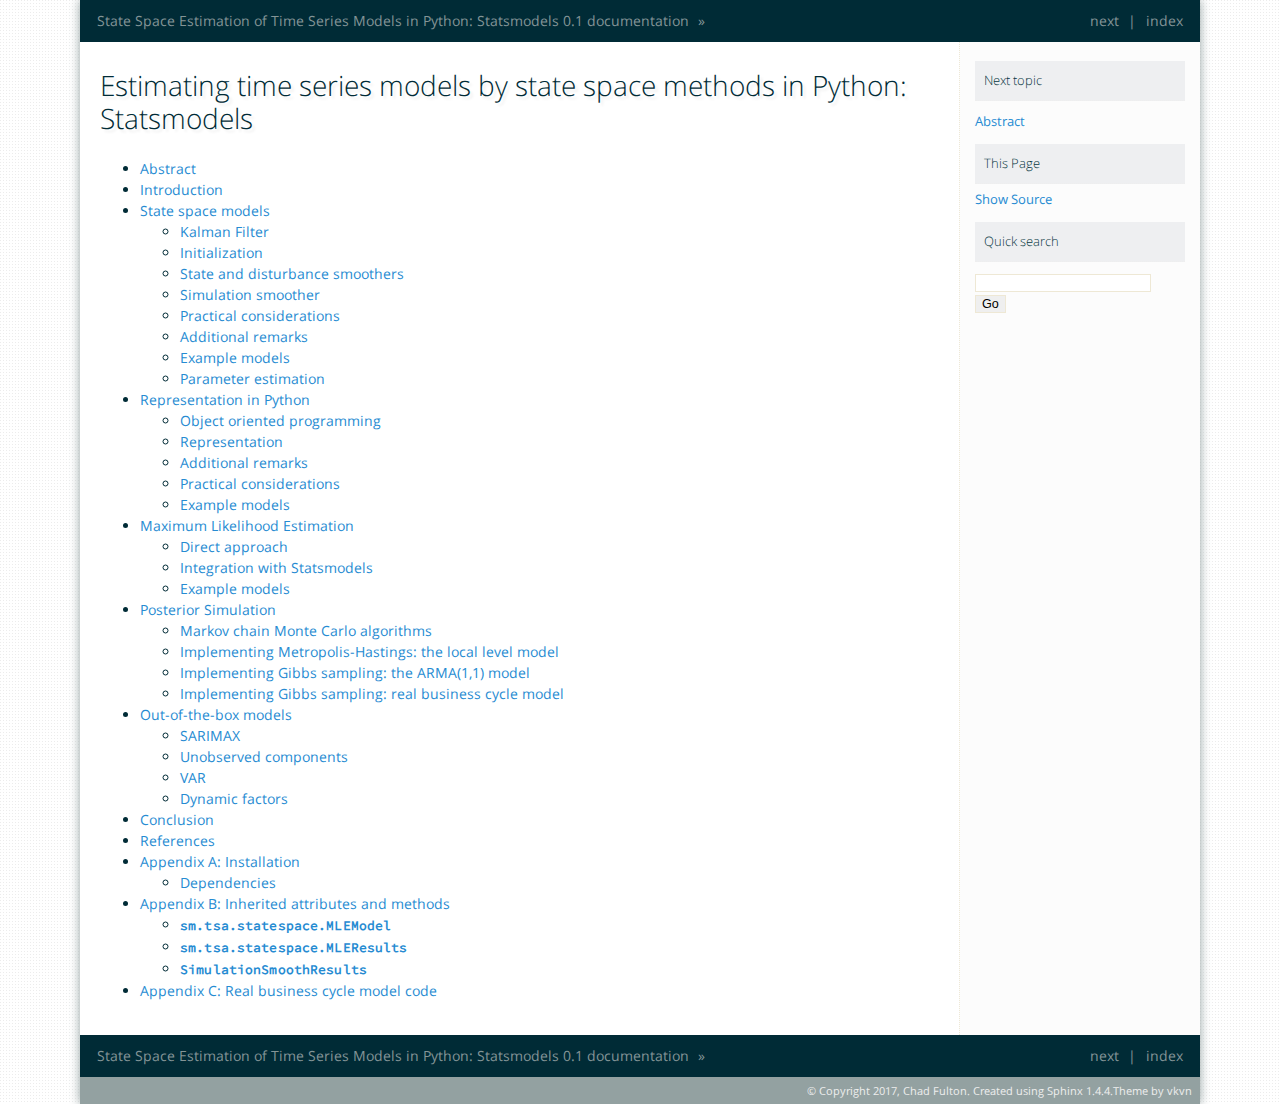
<file: docs/index.html>
<!DOCTYPE html>


<html xmlns="http://www.w3.org/1999/xhtml">
  <head>
    <meta http-equiv="Content-Type" content="text/html; charset=utf-8" />
    
    <title>Estimating time series models by state space methods in Python: Statsmodels &mdash; State Space Estimation of Time Series Models in Python: Statsmodels 0.1 documentation</title>
    
    <link rel="stylesheet" href="_static/solar.css" type="text/css" />
    <link rel="stylesheet" href="_static/pygments.css" type="text/css" />
    
    <script type="text/javascript">
      var DOCUMENTATION_OPTIONS = {
        URL_ROOT:    './',
        VERSION:     '0.1',
        COLLAPSE_INDEX: false,
        FILE_SUFFIX: '.html',
        HAS_SOURCE:  true
      };
    </script>
    <script type="text/javascript" src="_static/jquery.js"></script>
    <script type="text/javascript" src="_static/underscore.js"></script>
    <script type="text/javascript" src="_static/doctools.js"></script>
    <script type="text/javascript" src="https://cdn.mathjax.org/mathjax/latest/MathJax.js?config=TeX-AMS-MML_HTMLorMML"></script>
    <link rel="top" title="State Space Estimation of Time Series Models in Python: Statsmodels 0.1 documentation" href="#" />
    <link rel="next" title="Abstract" href="sections/0-abstract.html" /><!--<link href='http://fonts.googleapis.com/css?family=Source+Code+Pro|Open+Sans:300italic,400italic,700italic,400,300,700' rel='stylesheet' type='text/css'>-->
<link href="_static/google-fonts.css" rel="stylesheet">
<link href="_static/solarized-dark.css" rel="stylesheet">
  </head>
  <body role="document">
    <div class="related" role="navigation" aria-label="related navigation">
      <h3>Navigation</h3>
      <ul>
        <li class="right" style="margin-right: 10px">
          <a href="genindex.html" title="General Index"
             accesskey="I">index</a></li>
        <li class="right" >
          <a href="sections/0-abstract.html" title="Abstract"
             accesskey="N">next</a> |</li>
        <li class="nav-item nav-item-0"><a href="#">State Space Estimation of Time Series Models in Python: Statsmodels 0.1 documentation</a> &raquo;</li> 
      </ul>
    </div>
      <div class="sphinxsidebar" role="navigation" aria-label="main navigation">
        <div class="sphinxsidebarwrapper">
  <h4>Next topic</h4>
  <p class="topless"><a href="sections/0-abstract.html"
                        title="next chapter">Abstract</a></p>
  <div role="note" aria-label="source link">
    <h3>This Page</h3>
    <ul class="this-page-menu">
      <li><a href="_sources/index.txt"
            rel="nofollow">Show Source</a></li>
    </ul>
   </div>
<div id="searchbox" style="display: none" role="search">
  <h3>Quick search</h3>
    <form class="search" action="search.html" method="get">
      <div><input type="text" name="q" /></div>
      <div><input type="submit" value="Go" /></div>
      <input type="hidden" name="check_keywords" value="yes" />
      <input type="hidden" name="area" value="default" />
    </form>
</div>
<script type="text/javascript">$('#searchbox').show(0);</script>
        </div>
      </div>

    <div class="document">
      <div class="documentwrapper">
        <div class="bodywrapper">
          <div class="body" role="main">
            
  <div class="section" id="estimating-time-series-models-by-state-space-methods-in-python-statsmodels">
<span id="fulton-statsmodels-2017"></span><h1>Estimating time series models by state space methods in Python: Statsmodels<a class="headerlink" href="#estimating-time-series-models-by-state-space-methods-in-python-statsmodels" title="Permalink to this headline">¶</a></h1>
<div class="toctree-wrapper compound">
<ul>
<li class="toctree-l1"><a class="reference internal" href="sections/0-abstract.html">Abstract</a></li>
<li class="toctree-l1"><a class="reference internal" href="sections/1-introduction.html">Introduction</a></li>
<li class="toctree-l1"><a class="reference internal" href="sections/2-state_space_models.html">State space models</a><ul>
<li class="toctree-l2"><a class="reference internal" href="sections/2-state_space_models.html#kalman-filter">Kalman Filter</a></li>
<li class="toctree-l2"><a class="reference internal" href="sections/2-state_space_models.html#initialization">Initialization</a></li>
<li class="toctree-l2"><a class="reference internal" href="sections/2-state_space_models.html#state-and-disturbance-smoothers">State and disturbance smoothers</a></li>
<li class="toctree-l2"><a class="reference internal" href="sections/2-state_space_models.html#simulation-smoother">Simulation smoother</a></li>
<li class="toctree-l2"><a class="reference internal" href="sections/2-state_space_models.html#practical-considerations">Practical considerations</a></li>
<li class="toctree-l2"><a class="reference internal" href="sections/2-state_space_models.html#additional-remarks">Additional remarks</a></li>
<li class="toctree-l2"><a class="reference internal" href="sections/2-state_space_models.html#example-models">Example models</a></li>
<li class="toctree-l2"><a class="reference internal" href="sections/2-state_space_models.html#parameter-estimation">Parameter estimation</a></li>
</ul>
</li>
<li class="toctree-l1"><a class="reference internal" href="sections/3-python_representation.html">Representation in Python</a><ul>
<li class="toctree-l2"><a class="reference internal" href="sections/3-python_representation.html#object-oriented-programming">Object oriented programming</a></li>
<li class="toctree-l2"><a class="reference internal" href="sections/3-python_representation.html#representation">Representation</a></li>
<li class="toctree-l2"><a class="reference internal" href="sections/3-python_representation.html#additional-remarks">Additional remarks</a></li>
<li class="toctree-l2"><a class="reference internal" href="sections/3-python_representation.html#practical-considerations">Practical considerations</a></li>
<li class="toctree-l2"><a class="reference internal" href="sections/3-python_representation.html#example-models">Example models</a></li>
</ul>
</li>
<li class="toctree-l1"><a class="reference internal" href="sections/4-maximum_likelihood_estimation.html">Maximum Likelihood Estimation</a><ul>
<li class="toctree-l2"><a class="reference internal" href="sections/4-maximum_likelihood_estimation.html#direct-approach">Direct approach</a></li>
<li class="toctree-l2"><a class="reference internal" href="sections/4-maximum_likelihood_estimation.html#integration-with-statsmodels">Integration with Statsmodels</a></li>
<li class="toctree-l2"><a class="reference internal" href="sections/4-maximum_likelihood_estimation.html#example-models">Example models</a></li>
</ul>
</li>
<li class="toctree-l1"><a class="reference internal" href="sections/5-posterior_simulation.html">Posterior Simulation</a><ul>
<li class="toctree-l2"><a class="reference internal" href="sections/5-posterior_simulation.html#markov-chain-monte-carlo-algorithms">Markov chain Monte Carlo algorithms</a></li>
<li class="toctree-l2"><a class="reference internal" href="sections/5-posterior_simulation.html#implementing-metropolis-hastings-the-local-level-model">Implementing Metropolis-Hastings: the local level model</a></li>
<li class="toctree-l2"><a class="reference internal" href="sections/5-posterior_simulation.html#implementing-gibbs-sampling-the-arma-1-1-model">Implementing Gibbs sampling: the ARMA(1,1) model</a></li>
<li class="toctree-l2"><a class="reference internal" href="sections/5-posterior_simulation.html#implementing-gibbs-sampling-real-business-cycle-model">Implementing Gibbs sampling: real business cycle model</a></li>
</ul>
</li>
<li class="toctree-l1"><a class="reference internal" href="sections/6-out-of-the-box_models.html">Out-of-the-box models</a><ul>
<li class="toctree-l2"><a class="reference internal" href="sections/6-out-of-the-box_models.html#sarimax">SARIMAX</a></li>
<li class="toctree-l2"><a class="reference internal" href="sections/6-out-of-the-box_models.html#unobserved-components">Unobserved components</a></li>
<li class="toctree-l2"><a class="reference internal" href="sections/6-out-of-the-box_models.html#var">VAR</a></li>
<li class="toctree-l2"><a class="reference internal" href="sections/6-out-of-the-box_models.html#dynamic-factors">Dynamic factors</a></li>
</ul>
</li>
<li class="toctree-l1"><a class="reference internal" href="sections/7-conclusion.html">Conclusion</a></li>
<li class="toctree-l1"><a class="reference internal" href="sections/9-references.html">References</a></li>
<li class="toctree-l1"><a class="reference internal" href="sections/10-appendix-A.html">Appendix A: Installation</a><ul>
<li class="toctree-l2"><a class="reference internal" href="sections/10-appendix-A.html#dependencies">Dependencies</a></li>
</ul>
</li>
<li class="toctree-l1"><a class="reference internal" href="sections/10-appendix-B.html">Appendix B: Inherited attributes and methods</a><ul>
<li class="toctree-l2"><a class="reference internal" href="sections/10-appendix-B.html#sm-tsa-statespace-mlemodel"><code class="docutils literal"><span class="pre">sm.tsa.statespace.MLEModel</span></code></a></li>
<li class="toctree-l2"><a class="reference internal" href="sections/10-appendix-B.html#sm-tsa-statespace-mleresults"><code class="docutils literal"><span class="pre">sm.tsa.statespace.MLEResults</span></code></a></li>
<li class="toctree-l2"><a class="reference internal" href="sections/10-appendix-B.html#simulationsmoothresults"><code class="docutils literal"><span class="pre">SimulationSmoothResults</span></code></a></li>
</ul>
</li>
<li class="toctree-l1"><a class="reference internal" href="sections/10-appendix-C.html">Appendix C: Real business cycle model code</a></li>
</ul>
</div>
</div>


          </div>
        </div>
      </div>
      <div class="clearer"></div>
    </div>
    <div class="related" role="navigation" aria-label="related navigation">
      <h3>Navigation</h3>
      <ul>
        <li class="right" style="margin-right: 10px">
          <a href="genindex.html" title="General Index"
             >index</a></li>
        <li class="right" >
          <a href="sections/0-abstract.html" title="Abstract"
             >next</a> |</li>
        <li class="nav-item nav-item-0"><a href="#">State Space Estimation of Time Series Models in Python: Statsmodels 0.1 documentation</a> &raquo;</li> 
      </ul>
    </div>
    <div class="footer">
        &copy; Copyright 2017, Chad Fulton.
    Created using <a href="http://sphinx.pocoo.org/">Sphinx</a> 1.4.4.Theme by <a href="http://github.com/vkvn">vkvn</a>
    </div>
  </body>
</html>
</file>
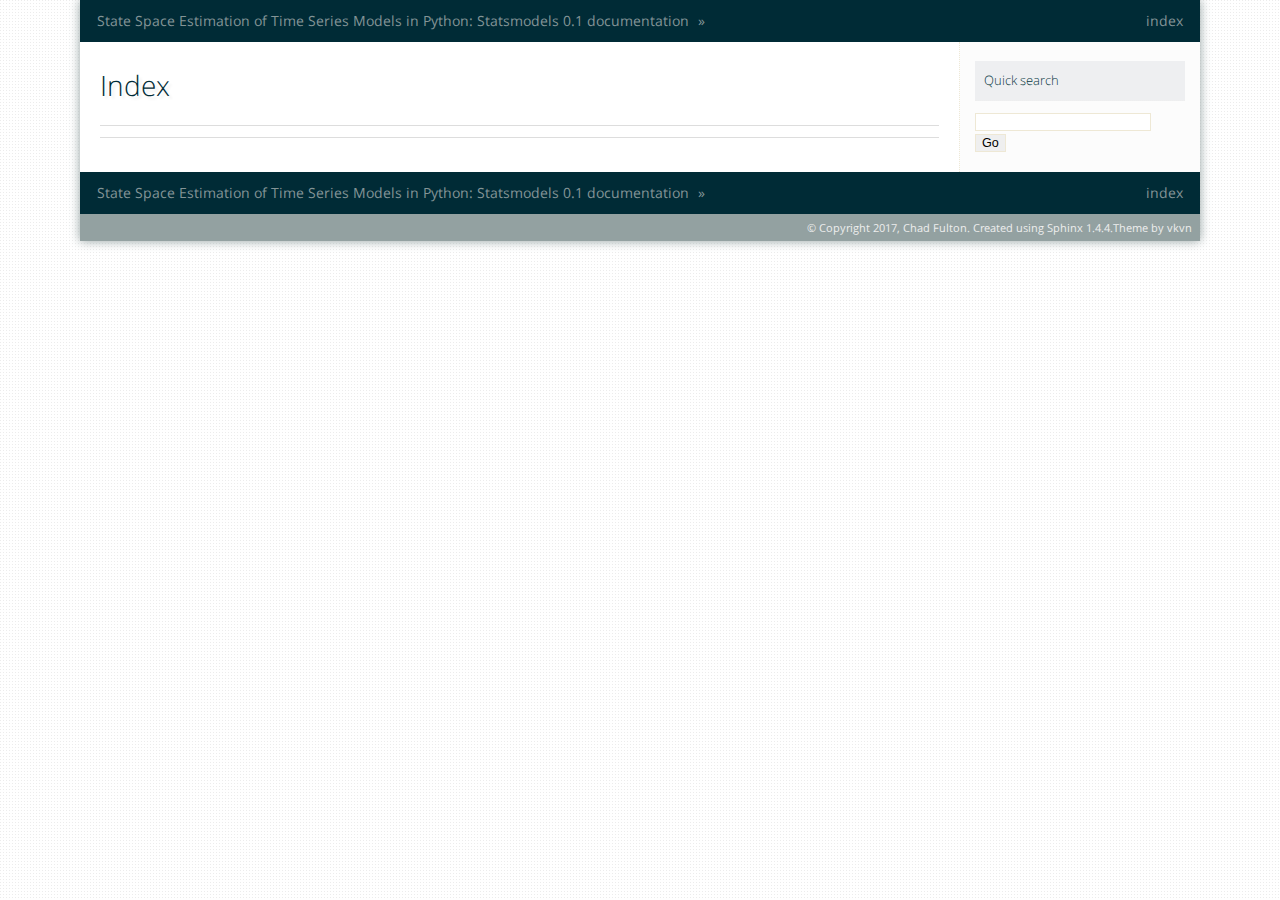
<file: docs/genindex.html>
<!DOCTYPE html>


<html xmlns="http://www.w3.org/1999/xhtml">
  <head>
    <meta http-equiv="Content-Type" content="text/html; charset=utf-8" />
    
    <title>Index &mdash; State Space Estimation of Time Series Models in Python: Statsmodels 0.1 documentation</title>
    
    <link rel="stylesheet" href="_static/solar.css" type="text/css" />
    <link rel="stylesheet" href="_static/pygments.css" type="text/css" />
    
    <script type="text/javascript">
      var DOCUMENTATION_OPTIONS = {
        URL_ROOT:    './',
        VERSION:     '0.1',
        COLLAPSE_INDEX: false,
        FILE_SUFFIX: '.html',
        HAS_SOURCE:  true
      };
    </script>
    <script type="text/javascript" src="_static/jquery.js"></script>
    <script type="text/javascript" src="_static/underscore.js"></script>
    <script type="text/javascript" src="_static/doctools.js"></script>
    <script type="text/javascript" src="https://cdn.mathjax.org/mathjax/latest/MathJax.js?config=TeX-AMS-MML_HTMLorMML"></script>
    <link rel="top" title="State Space Estimation of Time Series Models in Python: Statsmodels 0.1 documentation" href="index.html" /><!--<link href='http://fonts.googleapis.com/css?family=Source+Code+Pro|Open+Sans:300italic,400italic,700italic,400,300,700' rel='stylesheet' type='text/css'>-->
<link href="_static/google-fonts.css" rel="stylesheet">
<link href="_static/solarized-dark.css" rel="stylesheet">
  </head>
  <body role="document">
    <div class="related" role="navigation" aria-label="related navigation">
      <h3>Navigation</h3>
      <ul>
        <li class="right" style="margin-right: 10px">
          <a href="#" title="General Index"
             accesskey="I">index</a></li>
        <li class="nav-item nav-item-0"><a href="index.html">State Space Estimation of Time Series Models in Python: Statsmodels 0.1 documentation</a> &raquo;</li> 
      </ul>
    </div>
      <div class="sphinxsidebar" role="navigation" aria-label="main navigation">
        <div class="sphinxsidebarwrapper">

   

<div id="searchbox" style="display: none" role="search">
  <h3>Quick search</h3>
    <form class="search" action="search.html" method="get">
      <div><input type="text" name="q" /></div>
      <div><input type="submit" value="Go" /></div>
      <input type="hidden" name="check_keywords" value="yes" />
      <input type="hidden" name="area" value="default" />
    </form>
</div>
<script type="text/javascript">$('#searchbox').show(0);</script>
        </div>
      </div>

    <div class="document">
      <div class="documentwrapper">
        <div class="bodywrapper">
          <div class="body" role="main">
            

<h1 id="index">Index</h1>

<div class="genindex-jumpbox">
 
</div>


          </div>
        </div>
      </div>
      <div class="clearer"></div>
    </div>
    <div class="related" role="navigation" aria-label="related navigation">
      <h3>Navigation</h3>
      <ul>
        <li class="right" style="margin-right: 10px">
          <a href="#" title="General Index"
             >index</a></li>
        <li class="nav-item nav-item-0"><a href="index.html">State Space Estimation of Time Series Models in Python: Statsmodels 0.1 documentation</a> &raquo;</li> 
      </ul>
    </div>
    <div class="footer">
        &copy; Copyright 2017, Chad Fulton.
    Created using <a href="http://sphinx.pocoo.org/">Sphinx</a> 1.4.4.Theme by <a href="http://github.com/vkvn">vkvn</a>
    </div>
  </body>
</html>
</file>
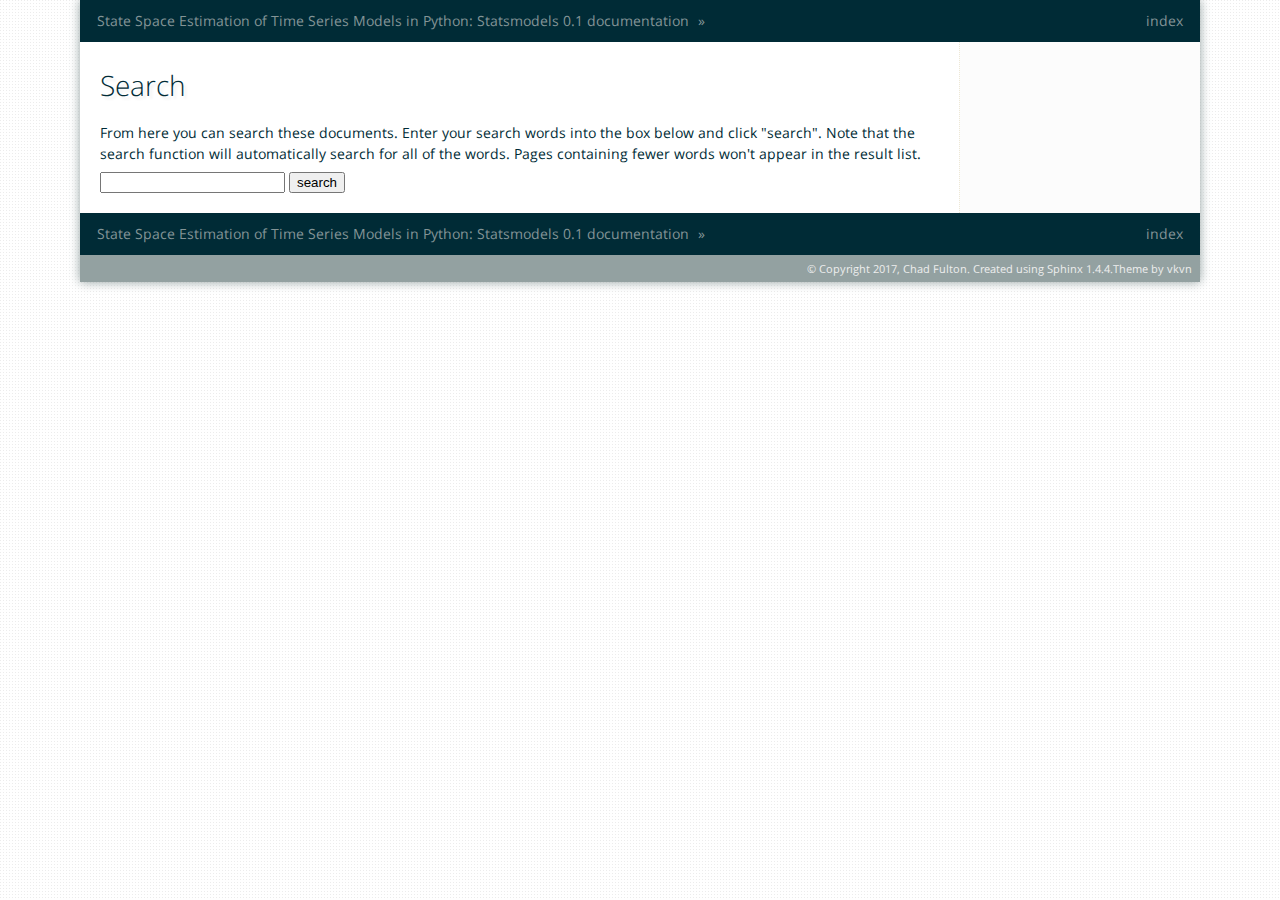
<file: docs/search.html>
<!DOCTYPE html>


<html xmlns="http://www.w3.org/1999/xhtml">
  <head>
    <meta http-equiv="Content-Type" content="text/html; charset=utf-8" />
    
    <title>Search &mdash; State Space Estimation of Time Series Models in Python: Statsmodels 0.1 documentation</title>
    
    <link rel="stylesheet" href="_static/solar.css" type="text/css" />
    <link rel="stylesheet" href="_static/pygments.css" type="text/css" />
    
    <script type="text/javascript">
      var DOCUMENTATION_OPTIONS = {
        URL_ROOT:    './',
        VERSION:     '0.1',
        COLLAPSE_INDEX: false,
        FILE_SUFFIX: '.html',
        HAS_SOURCE:  true
      };
    </script>
    <script type="text/javascript" src="_static/jquery.js"></script>
    <script type="text/javascript" src="_static/underscore.js"></script>
    <script type="text/javascript" src="_static/doctools.js"></script>
    <script type="text/javascript" src="https://cdn.mathjax.org/mathjax/latest/MathJax.js?config=TeX-AMS-MML_HTMLorMML"></script>
    <script type="text/javascript" src="_static/searchtools.js"></script>
    <link rel="top" title="State Space Estimation of Time Series Models in Python: Statsmodels 0.1 documentation" href="index.html" />
  <script type="text/javascript">
    jQuery(function() { Search.loadIndex("searchindex.js"); });
  </script>
  
  <script type="text/javascript" id="searchindexloader"></script>
  <!--<link href='http://fonts.googleapis.com/css?family=Source+Code+Pro|Open+Sans:300italic,400italic,700italic,400,300,700' rel='stylesheet' type='text/css'>-->
<link href="_static/google-fonts.css" rel="stylesheet">
<link href="_static/solarized-dark.css" rel="stylesheet">

  </head>
  <body role="document">
    <div class="related" role="navigation" aria-label="related navigation">
      <h3>Navigation</h3>
      <ul>
        <li class="right" style="margin-right: 10px">
          <a href="genindex.html" title="General Index"
             accesskey="I">index</a></li>
        <li class="nav-item nav-item-0"><a href="index.html">State Space Estimation of Time Series Models in Python: Statsmodels 0.1 documentation</a> &raquo;</li> 
      </ul>
    </div>
      <div class="sphinxsidebar" role="navigation" aria-label="main navigation">
        <div class="sphinxsidebarwrapper">
        </div>
      </div>

    <div class="document">
      <div class="documentwrapper">
        <div class="bodywrapper">
          <div class="body" role="main">
            
  <h1 id="search-documentation">Search</h1>
  <div id="fallback" class="admonition warning">
  <script type="text/javascript">$('#fallback').hide();</script>
  <p>
    Please activate JavaScript to enable the search
    functionality.
  </p>
  </div>
  <p>
    From here you can search these documents. Enter your search
    words into the box below and click "search". Note that the search
    function will automatically search for all of the words. Pages
    containing fewer words won't appear in the result list.
  </p>
  <form action="" method="get">
    <input type="text" name="q" value="" />
    <input type="submit" value="search" />
    <span id="search-progress" style="padding-left: 10px"></span>
  </form>
  
  <div id="search-results">
  
  </div>

          </div>
        </div>
      </div>
      <div class="clearer"></div>
    </div>
    <div class="related" role="navigation" aria-label="related navigation">
      <h3>Navigation</h3>
      <ul>
        <li class="right" style="margin-right: 10px">
          <a href="genindex.html" title="General Index"
             >index</a></li>
        <li class="nav-item nav-item-0"><a href="index.html">State Space Estimation of Time Series Models in Python: Statsmodels 0.1 documentation</a> &raquo;</li> 
      </ul>
    </div>
    <div class="footer">
        &copy; Copyright 2017, Chad Fulton.
    Created using <a href="http://sphinx.pocoo.org/">Sphinx</a> 1.4.4.Theme by <a href="http://github.com/vkvn">vkvn</a>
    </div>
  </body>
</html>
</file>
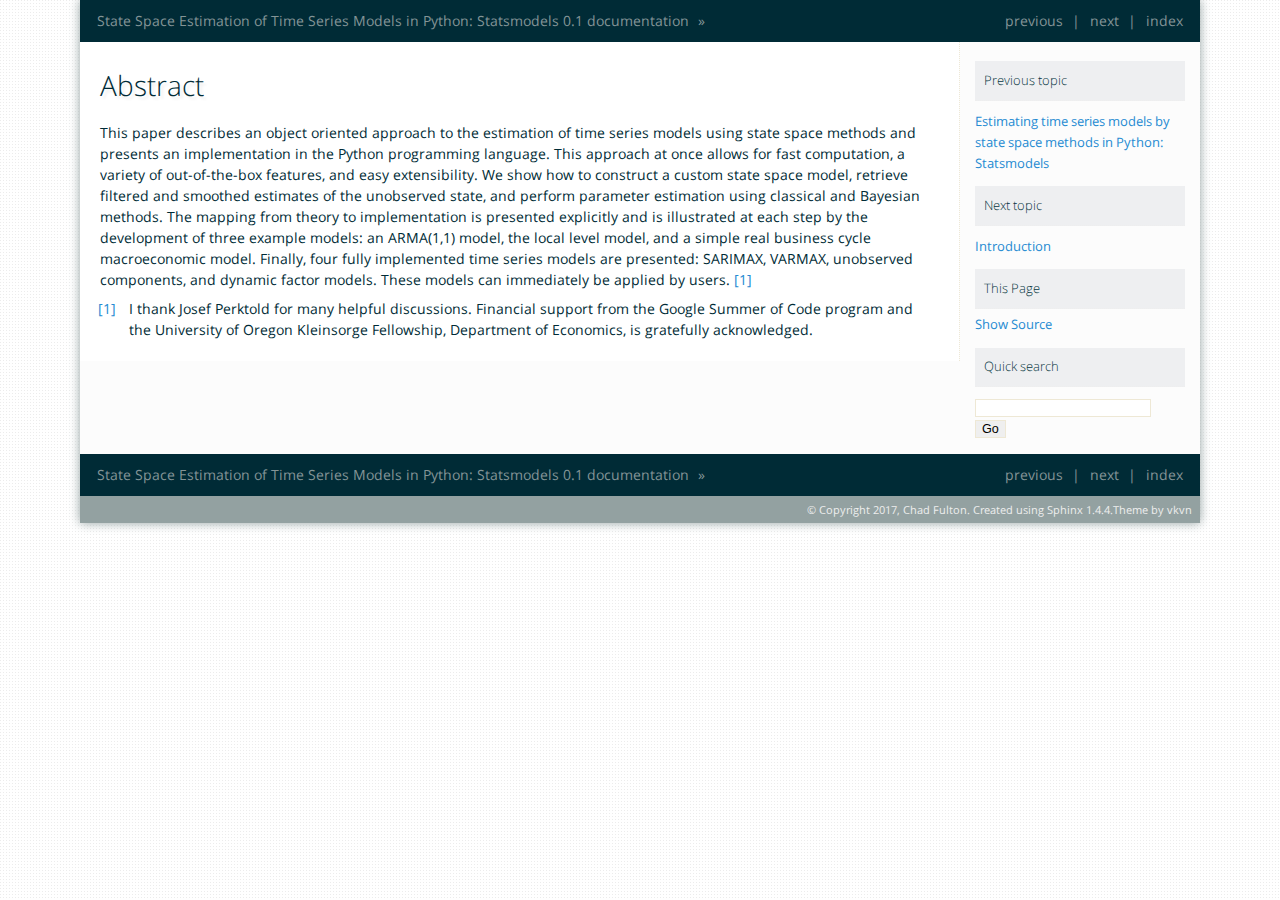
<file: docs/sections/0-abstract.html>
<!DOCTYPE html>


<html xmlns="http://www.w3.org/1999/xhtml">
  <head>
    <meta http-equiv="Content-Type" content="text/html; charset=utf-8" />
    
    <title>Abstract &mdash; State Space Estimation of Time Series Models in Python: Statsmodels 0.1 documentation</title>
    
    <link rel="stylesheet" href="../_static/solar.css" type="text/css" />
    <link rel="stylesheet" href="../_static/pygments.css" type="text/css" />
    
    <script type="text/javascript">
      var DOCUMENTATION_OPTIONS = {
        URL_ROOT:    '../',
        VERSION:     '0.1',
        COLLAPSE_INDEX: false,
        FILE_SUFFIX: '.html',
        HAS_SOURCE:  true
      };
    </script>
    <script type="text/javascript" src="../_static/jquery.js"></script>
    <script type="text/javascript" src="../_static/underscore.js"></script>
    <script type="text/javascript" src="../_static/doctools.js"></script>
    <script type="text/javascript" src="https://cdn.mathjax.org/mathjax/latest/MathJax.js?config=TeX-AMS-MML_HTMLorMML"></script>
    <link rel="top" title="State Space Estimation of Time Series Models in Python: Statsmodels 0.1 documentation" href="../index.html" />
    <link rel="next" title="Introduction" href="1-introduction.html" />
    <link rel="prev" title="Estimating time series models by state space methods in Python: Statsmodels" href="../index.html" /><!--<link href='http://fonts.googleapis.com/css?family=Source+Code+Pro|Open+Sans:300italic,400italic,700italic,400,300,700' rel='stylesheet' type='text/css'>-->
<link href="../_static/google-fonts.css" rel="stylesheet">
<link href="../_static/solarized-dark.css" rel="stylesheet">
  </head>
  <body role="document">
    <div class="related" role="navigation" aria-label="related navigation">
      <h3>Navigation</h3>
      <ul>
        <li class="right" style="margin-right: 10px">
          <a href="../genindex.html" title="General Index"
             accesskey="I">index</a></li>
        <li class="right" >
          <a href="1-introduction.html" title="Introduction"
             accesskey="N">next</a> |</li>
        <li class="right" >
          <a href="../index.html" title="Estimating time series models by state space methods in Python: Statsmodels"
             accesskey="P">previous</a> |</li>
        <li class="nav-item nav-item-0"><a href="../index.html">State Space Estimation of Time Series Models in Python: Statsmodels 0.1 documentation</a> &raquo;</li> 
      </ul>
    </div>
      <div class="sphinxsidebar" role="navigation" aria-label="main navigation">
        <div class="sphinxsidebarwrapper">
  <h4>Previous topic</h4>
  <p class="topless"><a href="../index.html"
                        title="previous chapter">Estimating time series models by state space methods in Python: Statsmodels</a></p>
  <h4>Next topic</h4>
  <p class="topless"><a href="1-introduction.html"
                        title="next chapter">Introduction</a></p>
  <div role="note" aria-label="source link">
    <h3>This Page</h3>
    <ul class="this-page-menu">
      <li><a href="../_sources/sections/0-abstract.txt"
            rel="nofollow">Show Source</a></li>
    </ul>
   </div>
<div id="searchbox" style="display: none" role="search">
  <h3>Quick search</h3>
    <form class="search" action="../search.html" method="get">
      <div><input type="text" name="q" /></div>
      <div><input type="submit" value="Go" /></div>
      <input type="hidden" name="check_keywords" value="yes" />
      <input type="hidden" name="area" value="default" />
    </form>
</div>
<script type="text/javascript">$('#searchbox').show(0);</script>
        </div>
      </div>

    <div class="document">
      <div class="documentwrapper">
        <div class="bodywrapper">
          <div class="body" role="main">
            
  <div class="section" id="abstract">
<h1>Abstract<a class="headerlink" href="#abstract" title="Permalink to this headline">¶</a></h1>
<p>This paper describes an object oriented approach to the estimation of time
series models using state space methods and presents an implementation in the
Python programming language. This approach at once allows for fast computation,
a variety of out-of-the-box features, and easy extensibility. We show how to
construct a custom state space model, retrieve filtered and smoothed estimates
of the unobserved state, and perform parameter estimation using classical and
Bayesian methods. The mapping from theory to implementation is presented
explicitly and is illustrated at each step by the development of three example
models: an ARMA(1,1) model, the local level model, and a simple real
business cycle macroeconomic model. Finally, four fully implemented time
series models are presented: SARIMAX, VARMAX, unobserved components, and
dynamic factor models. These models can immediately be applied by users. <a class="footnote-reference" href="#id2" id="id1">[1]</a></p>
<table class="docutils footnote" frame="void" id="id2" rules="none">
<colgroup><col class="label" /><col /></colgroup>
<tbody valign="top">
<tr><td class="label"><a class="fn-backref" href="#id1">[1]</a></td><td>I thank Josef Perktold for many helpful discussions. Financial support
from the Google Summer of Code program and the University of Oregon
Kleinsorge Fellowship, Department of Economics, is gratefully
acknowledged.</td></tr>
</tbody>
</table>
</div>


          </div>
        </div>
      </div>
      <div class="clearer"></div>
    </div>
    <div class="related" role="navigation" aria-label="related navigation">
      <h3>Navigation</h3>
      <ul>
        <li class="right" style="margin-right: 10px">
          <a href="../genindex.html" title="General Index"
             >index</a></li>
        <li class="right" >
          <a href="1-introduction.html" title="Introduction"
             >next</a> |</li>
        <li class="right" >
          <a href="../index.html" title="Estimating time series models by state space methods in Python: Statsmodels"
             >previous</a> |</li>
        <li class="nav-item nav-item-0"><a href="../index.html">State Space Estimation of Time Series Models in Python: Statsmodels 0.1 documentation</a> &raquo;</li> 
      </ul>
    </div>
    <div class="footer">
        &copy; Copyright 2017, Chad Fulton.
    Created using <a href="http://sphinx.pocoo.org/">Sphinx</a> 1.4.4.Theme by <a href="http://github.com/vkvn">vkvn</a>
    </div>
  </body>
</html>
</file>
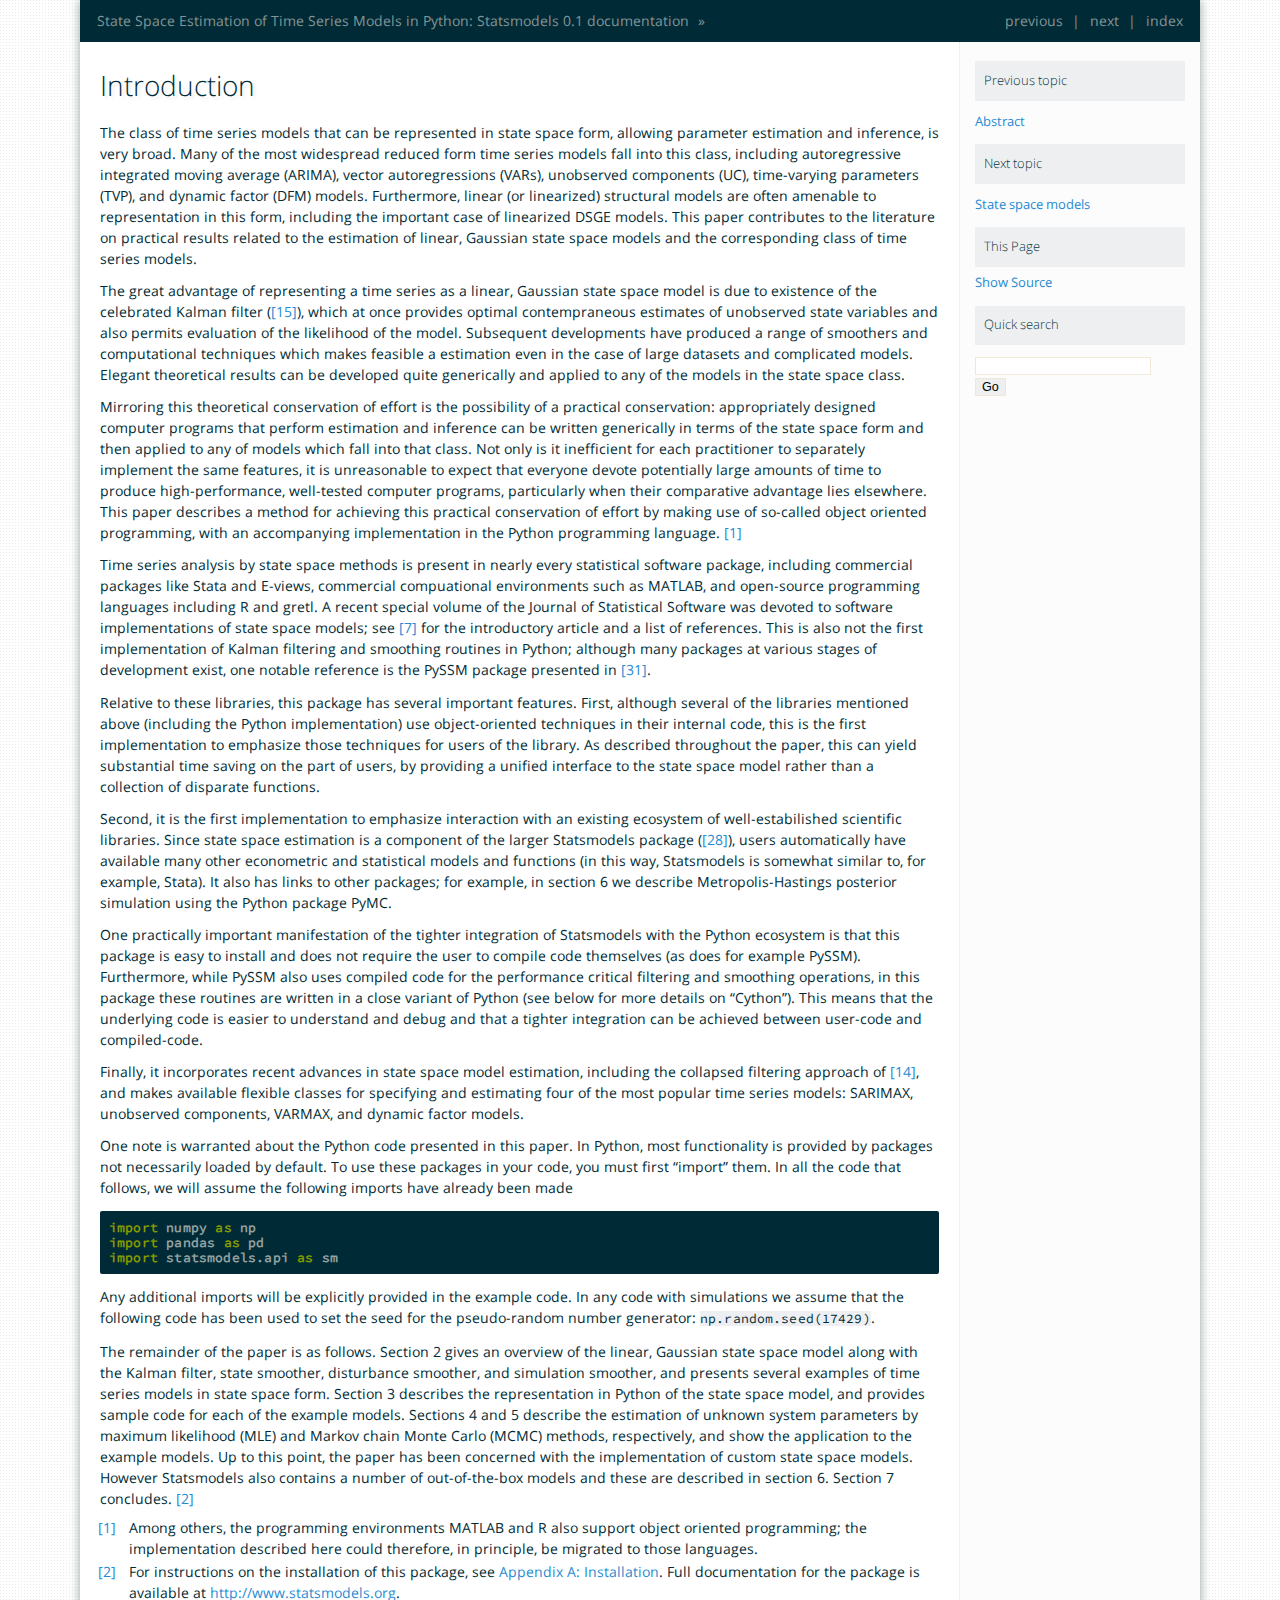
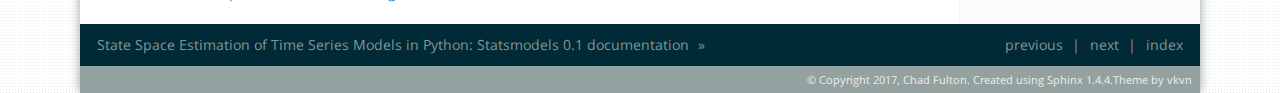
<file: docs/sections/1-introduction.html>
<!DOCTYPE html>


<html xmlns="http://www.w3.org/1999/xhtml">
  <head>
    <meta http-equiv="Content-Type" content="text/html; charset=utf-8" />
    
    <title>Introduction &mdash; State Space Estimation of Time Series Models in Python: Statsmodels 0.1 documentation</title>
    
    <link rel="stylesheet" href="../_static/solar.css" type="text/css" />
    <link rel="stylesheet" href="../_static/pygments.css" type="text/css" />
    
    <script type="text/javascript">
      var DOCUMENTATION_OPTIONS = {
        URL_ROOT:    '../',
        VERSION:     '0.1',
        COLLAPSE_INDEX: false,
        FILE_SUFFIX: '.html',
        HAS_SOURCE:  true
      };
    </script>
    <script type="text/javascript" src="../_static/jquery.js"></script>
    <script type="text/javascript" src="../_static/underscore.js"></script>
    <script type="text/javascript" src="../_static/doctools.js"></script>
    <script type="text/javascript" src="https://cdn.mathjax.org/mathjax/latest/MathJax.js?config=TeX-AMS-MML_HTMLorMML"></script>
    <link rel="top" title="State Space Estimation of Time Series Models in Python: Statsmodels 0.1 documentation" href="../index.html" />
    <link rel="next" title="State space models" href="2-state_space_models.html" />
    <link rel="prev" title="Abstract" href="0-abstract.html" /><!--<link href='http://fonts.googleapis.com/css?family=Source+Code+Pro|Open+Sans:300italic,400italic,700italic,400,300,700' rel='stylesheet' type='text/css'>-->
<link href="../_static/google-fonts.css" rel="stylesheet">
<link href="../_static/solarized-dark.css" rel="stylesheet">
  </head>
  <body role="document">
    <div class="related" role="navigation" aria-label="related navigation">
      <h3>Navigation</h3>
      <ul>
        <li class="right" style="margin-right: 10px">
          <a href="../genindex.html" title="General Index"
             accesskey="I">index</a></li>
        <li class="right" >
          <a href="2-state_space_models.html" title="State space models"
             accesskey="N">next</a> |</li>
        <li class="right" >
          <a href="0-abstract.html" title="Abstract"
             accesskey="P">previous</a> |</li>
        <li class="nav-item nav-item-0"><a href="../index.html">State Space Estimation of Time Series Models in Python: Statsmodels 0.1 documentation</a> &raquo;</li> 
      </ul>
    </div>
      <div class="sphinxsidebar" role="navigation" aria-label="main navigation">
        <div class="sphinxsidebarwrapper">
  <h4>Previous topic</h4>
  <p class="topless"><a href="0-abstract.html"
                        title="previous chapter">Abstract</a></p>
  <h4>Next topic</h4>
  <p class="topless"><a href="2-state_space_models.html"
                        title="next chapter">State space models</a></p>
  <div role="note" aria-label="source link">
    <h3>This Page</h3>
    <ul class="this-page-menu">
      <li><a href="../_sources/sections/1-introduction.txt"
            rel="nofollow">Show Source</a></li>
    </ul>
   </div>
<div id="searchbox" style="display: none" role="search">
  <h3>Quick search</h3>
    <form class="search" action="../search.html" method="get">
      <div><input type="text" name="q" /></div>
      <div><input type="submit" value="Go" /></div>
      <input type="hidden" name="check_keywords" value="yes" />
      <input type="hidden" name="area" value="default" />
    </form>
</div>
<script type="text/javascript">$('#searchbox').show(0);</script>
        </div>
      </div>

    <div class="document">
      <div class="documentwrapper">
        <div class="bodywrapper">
          <div class="body" role="main">
            
  <div class="section" id="introduction">
<h1>Introduction<a class="headerlink" href="#introduction" title="Permalink to this headline">¶</a></h1>
<p>The class of time series models that can be represented in state space form,
allowing parameter estimation and inference, is very broad. Many of the most
widespread reduced form time series models fall into this class, including
autoregressive integrated moving average (ARIMA), vector autoregressions
(VARs), unobserved components (UC), time-varying parameters (TVP),
and dynamic factor (DFM) models. Furthermore, linear (or linearized) structural
models are often amenable to representation in this form, including the
important case of linearized DSGE models. This paper contributes to the
literature on practical results related to the estimation of linear, Gaussian
state space models and the corresponding class of time series models.</p>
<p>The great advantage of representing a time series as a linear, Gaussian state
space model is due to existence of the celebrated Kalman filter
(<a class="reference internal" href="9-references.html#kalman-new-1960" id="id1">[15]</a>), which at once provides optimal contempraneous
estimates of unobserved state variables and also permits evaluation of the
likelihood of the model. Subsequent developments have produced a range of
smoothers and computational techniques which makes feasible a estimation even
in the case of large datasets and complicated models. Elegant theoretical
results can be developed quite generically and applied to any of the models in
the state space class.</p>
<p>Mirroring this theoretical conservation of effort is the possibility of a
practical conservation: appropriately designed computer programs that perform
estimation and inference can be written generically in terms of the state space
form and then applied to any of models which fall into that class. Not only is
it inefficient for each practitioner to separately implement the same
features, it is unreasonable to expect that everyone devote potentially
large amounts of time to produce high-performance, well-tested computer
programs, particularly when their comparative advantage lies elsewhere. This
paper describes a method for achieving this practical conservation of effort by
making use of so-called object oriented programming, with an accompanying
implementation in the Python programming language. <a class="footnote-reference" href="#id8" id="id2">[1]</a></p>
<p>Time series analysis by state space methods is present in nearly every
statistical software package, including commercial packages like Stata and
E-views, commercial compuational environments such as MATLAB, and open-source
programming languages including R and gretl. A recent special volume
of the Journal of Statistical Software was devoted to software implementations
of state space models; see <a class="reference internal" href="9-references.html#commandeur-statistical-2011" id="id3">[7]</a> for the
introductory article and a list of references. This is also not the first
implementation of Kalman filtering and smoothing routines in Python; although
many packages at various stages of development exist, one notable reference is
the PySSM package presented in <a class="reference internal" href="9-references.html#strickland-pyssm-2014" id="id4">[31]</a>.</p>
<p>Relative to these libraries, this package has several important features.
First, although several of the libraries mentioned above (including the Python
implementation) use object-oriented techniques in their internal code, this is
the first implementation to emphasize those techniques for users of the
library. As described throughout the paper, this can yield substantial time
saving on the part of users, by providing a unified interface to the state
space model rather than a collection of disparate functions.</p>
<p>Second, it is the first implementation to emphasize interaction with an
existing ecosystem of well-estabilished scientific libraries. Since state space estimation is a component of the larger Statsmodels package
(<a class="reference internal" href="9-references.html#seabold-statsmodels-2010" id="id5">[28]</a>), users automatically have available many
other econometric and statistical models and functions (in this way,
Statsmodels is somewhat similar to, for example, Stata). It also has links to
other packages; for example, in section 6 we describe Metropolis-Hastings
posterior simulation using the Python package PyMC.</p>
<p>One practically important manifestation of the tighter integration of
Statsmodels with the Python ecosystem is that this package is easy to install
and does not require the user to compile code themselves (as does for example
PySSM). Furthermore, while PySSM also uses compiled code for the performance
critical filtering and smoothing operations, in this package these routines are
written in a close variant of Python (see below for more details on &#8220;Cython&#8221;).
This means that the underlying code is easier to understand and debug and that
a tighter integration can be achieved between user-code and compiled-code.</p>
<p>Finally, it incorporates recent advances in state space model estimation,
including the collapsed filtering approach of
<a class="reference internal" href="9-references.html#jungbacker-likelihood-based-2014" id="id6">[14]</a>, and makes available flexible classes
for specifying and estimating four of the most popular time series models:
SARIMAX, unobserved components, VARMAX, and dynamic factor models.</p>
<p>One note is warranted about the Python code presented in this paper. In Python,
most functionality is provided by packages not necessarily loaded by default.
To use these packages in your code, you must first &#8220;import&#8221; them. In all the
code that follows, we will assume the following imports have already been made</p>
<div class="highlight-default"><div class="highlight"><pre><span></span><span class="kn">import</span> <span class="nn">numpy</span> <span class="k">as</span> <span class="nn">np</span>
<span class="kn">import</span> <span class="nn">pandas</span> <span class="k">as</span> <span class="nn">pd</span>
<span class="kn">import</span> <span class="nn">statsmodels.api</span> <span class="k">as</span> <span class="nn">sm</span>
</pre></div>
</div>
<p>Any additional imports will be explicitly provided in the example code.
In any code with simulations we assume that the following code has been used to
set the seed for the pseudo-random number generator: <code class="docutils literal"><span class="pre">np.random.seed(17429)</span></code>.</p>
<p>The remainder of the paper is as follows. Section 2 gives an overview of the
linear, Gaussian state space model along with the Kalman filter, state smoother,
disturbance smoother, and simulation smoother, and presents several examples
of time series models in state space form. Section 3 describes the
representation in Python of the state space model, and provides sample code for
each of the example models. Sections 4 and 5 describe the estimation of unknown
system parameters by maximum likelihood (MLE) and Markov chain Monte Carlo
(MCMC) methods, respectively, and show the application to the
example models. Up to this point, the paper has been concerned with the
implementation of custom state space models. However Statsmodels also contains
a number of out-of-the-box models and these are described in section 6.
Section 7 concludes. <a class="footnote-reference" href="#id9" id="id7">[2]</a></p>
<table class="docutils footnote" frame="void" id="id8" rules="none">
<colgroup><col class="label" /><col /></colgroup>
<tbody valign="top">
<tr><td class="label"><a class="fn-backref" href="#id2">[1]</a></td><td>Among others, the programming environments MATLAB and R also support
object oriented programming; the implementation described here could
therefore, in principle, be migrated to those languages.</td></tr>
</tbody>
</table>
<table class="docutils footnote" frame="void" id="id9" rules="none">
<colgroup><col class="label" /><col /></colgroup>
<tbody valign="top">
<tr><td class="label"><a class="fn-backref" href="#id7">[2]</a></td><td>For instructions on the installation of this package, see
<a class="reference internal" href="10-appendix-A.html#appendix-a"><span class="std std-ref">Appendix A: Installation</span></a>. Full documentation for the package is available at
<a class="reference external" href="http://www.statsmodels.org">http://www.statsmodels.org</a>.</td></tr>
</tbody>
</table>
</div>


          </div>
        </div>
      </div>
      <div class="clearer"></div>
    </div>
    <div class="related" role="navigation" aria-label="related navigation">
      <h3>Navigation</h3>
      <ul>
        <li class="right" style="margin-right: 10px">
          <a href="../genindex.html" title="General Index"
             >index</a></li>
        <li class="right" >
          <a href="2-state_space_models.html" title="State space models"
             >next</a> |</li>
        <li class="right" >
          <a href="0-abstract.html" title="Abstract"
             >previous</a> |</li>
        <li class="nav-item nav-item-0"><a href="../index.html">State Space Estimation of Time Series Models in Python: Statsmodels 0.1 documentation</a> &raquo;</li> 
      </ul>
    </div>
    <div class="footer">
        &copy; Copyright 2017, Chad Fulton.
    Created using <a href="http://sphinx.pocoo.org/">Sphinx</a> 1.4.4.Theme by <a href="http://github.com/vkvn">vkvn</a>
    </div>
  </body>
</html>
</file>
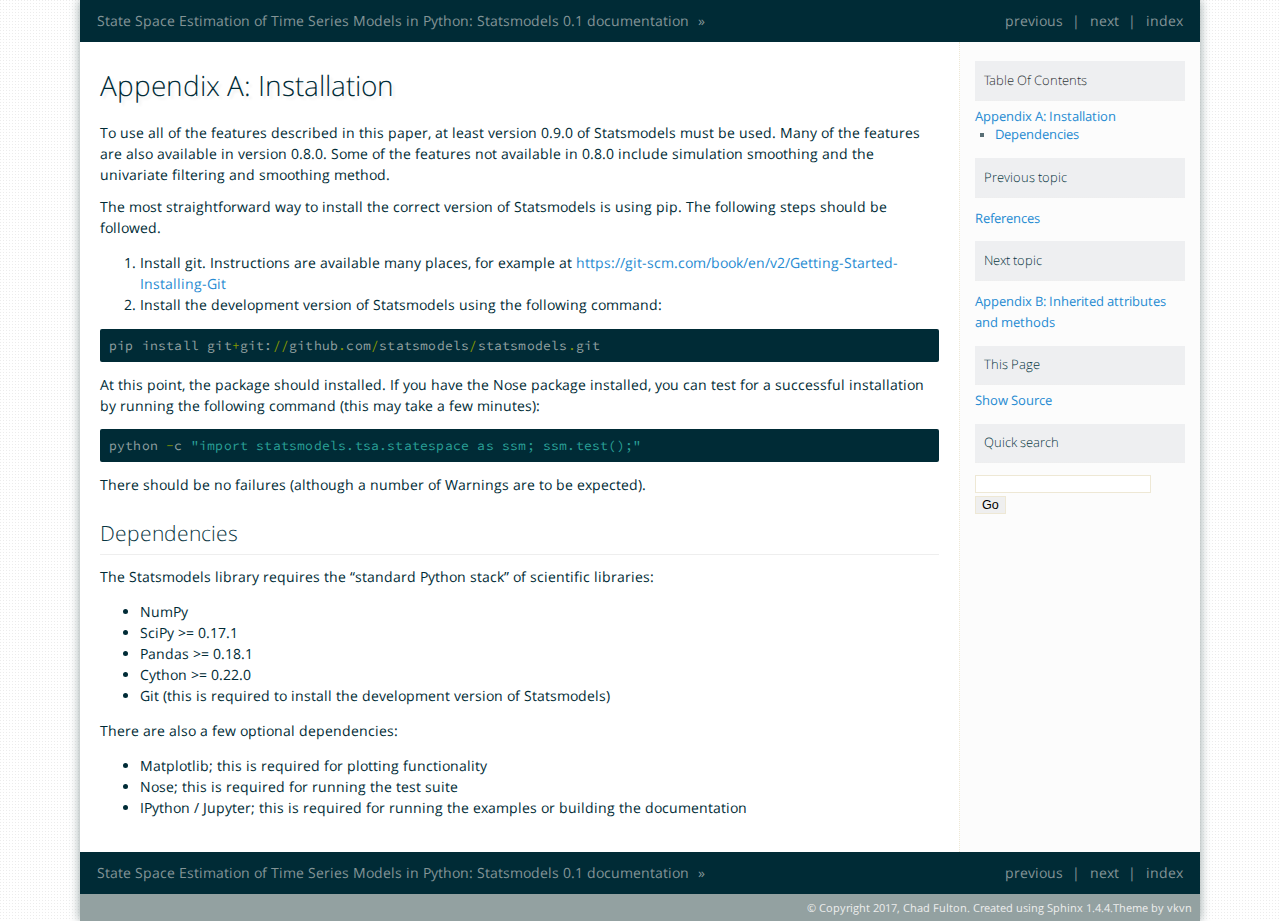
<file: docs/sections/10-appendix-A.html>
<!DOCTYPE html>


<html xmlns="http://www.w3.org/1999/xhtml">
  <head>
    <meta http-equiv="Content-Type" content="text/html; charset=utf-8" />
    
    <title>Appendix A: Installation &mdash; State Space Estimation of Time Series Models in Python: Statsmodels 0.1 documentation</title>
    
    <link rel="stylesheet" href="../_static/solar.css" type="text/css" />
    <link rel="stylesheet" href="../_static/pygments.css" type="text/css" />
    
    <script type="text/javascript">
      var DOCUMENTATION_OPTIONS = {
        URL_ROOT:    '../',
        VERSION:     '0.1',
        COLLAPSE_INDEX: false,
        FILE_SUFFIX: '.html',
        HAS_SOURCE:  true
      };
    </script>
    <script type="text/javascript" src="../_static/jquery.js"></script>
    <script type="text/javascript" src="../_static/underscore.js"></script>
    <script type="text/javascript" src="../_static/doctools.js"></script>
    <script type="text/javascript" src="https://cdn.mathjax.org/mathjax/latest/MathJax.js?config=TeX-AMS-MML_HTMLorMML"></script>
    <link rel="top" title="State Space Estimation of Time Series Models in Python: Statsmodels 0.1 documentation" href="../index.html" />
    <link rel="next" title="Appendix B: Inherited attributes and methods" href="10-appendix-B.html" />
    <link rel="prev" title="References" href="9-references.html" /><!--<link href='http://fonts.googleapis.com/css?family=Source+Code+Pro|Open+Sans:300italic,400italic,700italic,400,300,700' rel='stylesheet' type='text/css'>-->
<link href="../_static/google-fonts.css" rel="stylesheet">
<link href="../_static/solarized-dark.css" rel="stylesheet">
  </head>
  <body role="document">
    <div class="related" role="navigation" aria-label="related navigation">
      <h3>Navigation</h3>
      <ul>
        <li class="right" style="margin-right: 10px">
          <a href="../genindex.html" title="General Index"
             accesskey="I">index</a></li>
        <li class="right" >
          <a href="10-appendix-B.html" title="Appendix B: Inherited attributes and methods"
             accesskey="N">next</a> |</li>
        <li class="right" >
          <a href="9-references.html" title="References"
             accesskey="P">previous</a> |</li>
        <li class="nav-item nav-item-0"><a href="../index.html">State Space Estimation of Time Series Models in Python: Statsmodels 0.1 documentation</a> &raquo;</li> 
      </ul>
    </div>
      <div class="sphinxsidebar" role="navigation" aria-label="main navigation">
        <div class="sphinxsidebarwrapper">
  <h3><a href="../index.html">Table Of Contents</a></h3>
  <ul>
<li><a class="reference internal" href="#">Appendix A: Installation</a><ul>
<li><a class="reference internal" href="#dependencies">Dependencies</a></li>
</ul>
</li>
</ul>

  <h4>Previous topic</h4>
  <p class="topless"><a href="9-references.html"
                        title="previous chapter">References</a></p>
  <h4>Next topic</h4>
  <p class="topless"><a href="10-appendix-B.html"
                        title="next chapter">Appendix B: Inherited attributes and methods</a></p>
  <div role="note" aria-label="source link">
    <h3>This Page</h3>
    <ul class="this-page-menu">
      <li><a href="../_sources/sections/10-appendix-A.txt"
            rel="nofollow">Show Source</a></li>
    </ul>
   </div>
<div id="searchbox" style="display: none" role="search">
  <h3>Quick search</h3>
    <form class="search" action="../search.html" method="get">
      <div><input type="text" name="q" /></div>
      <div><input type="submit" value="Go" /></div>
      <input type="hidden" name="check_keywords" value="yes" />
      <input type="hidden" name="area" value="default" />
    </form>
</div>
<script type="text/javascript">$('#searchbox').show(0);</script>
        </div>
      </div>

    <div class="document">
      <div class="documentwrapper">
        <div class="bodywrapper">
          <div class="body" role="main">
            
  <div class="section" id="appendix-a-installation">
<span id="appendix-a"></span><h1>Appendix A: Installation<a class="headerlink" href="#appendix-a-installation" title="Permalink to this headline">¶</a></h1>
<p>To use all of the features described in this paper, at least version 0.9.0 of
Statsmodels must be used. Many of the features are also available in version
0.8.0. Some of the features not available in 0.8.0 include simulation
smoothing and the univariate filtering and smoothing method.</p>
<p>The most straightforward way to install the correct version of Statsmodels is
using pip. The following steps should be followed.</p>
<ol class="arabic simple">
<li>Install git. Instructions are available many places, for example at
<a class="reference external" href="https://git-scm.com/book/en/v2/Getting-Started-Installing-Git">https://git-scm.com/book/en/v2/Getting-Started-Installing-Git</a></li>
<li>Install the development version of Statsmodels using the following command:</li>
</ol>
<div class="highlight-default"><div class="highlight"><pre><span></span><span class="n">pip</span> <span class="n">install</span> <span class="n">git</span><span class="o">+</span><span class="n">git</span><span class="p">:</span><span class="o">//</span><span class="n">github</span><span class="o">.</span><span class="n">com</span><span class="o">/</span><span class="n">statsmodels</span><span class="o">/</span><span class="n">statsmodels</span><span class="o">.</span><span class="n">git</span>
</pre></div>
</div>
<p>At this point, the package should installed. If you have the Nose package
installed, you can test for a successful installation by running the following
command (this may take a few minutes):</p>
<div class="highlight-default"><div class="highlight"><pre><span></span><span class="n">python</span> <span class="o">-</span><span class="n">c</span> <span class="s2">&quot;import statsmodels.tsa.statespace as ssm; ssm.test();&quot;</span>
</pre></div>
</div>
<p>There should be no failures (although a number of Warnings are to be expected).</p>
<div class="section" id="dependencies">
<h2>Dependencies<a class="headerlink" href="#dependencies" title="Permalink to this headline">¶</a></h2>
<p>The Statsmodels library requires the &#8220;standard Python stack&#8221; of scientific
libraries:</p>
<ul class="simple">
<li>NumPy</li>
<li>SciPy &gt;= 0.17.1</li>
<li>Pandas &gt;= 0.18.1</li>
<li>Cython &gt;= 0.22.0</li>
<li>Git (this is required to install the development version of Statsmodels)</li>
</ul>
<p>There are also a few optional dependencies:</p>
<ul class="simple">
<li>Matplotlib; this is required for plotting functionality</li>
<li>Nose; this is required for running the test suite</li>
<li>IPython / Jupyter; this is required for running the examples or building the documentation</li>
</ul>
</div>
</div>


          </div>
        </div>
      </div>
      <div class="clearer"></div>
    </div>
    <div class="related" role="navigation" aria-label="related navigation">
      <h3>Navigation</h3>
      <ul>
        <li class="right" style="margin-right: 10px">
          <a href="../genindex.html" title="General Index"
             >index</a></li>
        <li class="right" >
          <a href="10-appendix-B.html" title="Appendix B: Inherited attributes and methods"
             >next</a> |</li>
        <li class="right" >
          <a href="9-references.html" title="References"
             >previous</a> |</li>
        <li class="nav-item nav-item-0"><a href="../index.html">State Space Estimation of Time Series Models in Python: Statsmodels 0.1 documentation</a> &raquo;</li> 
      </ul>
    </div>
    <div class="footer">
        &copy; Copyright 2017, Chad Fulton.
    Created using <a href="http://sphinx.pocoo.org/">Sphinx</a> 1.4.4.Theme by <a href="http://github.com/vkvn">vkvn</a>
    </div>
  </body>
</html>
</file>
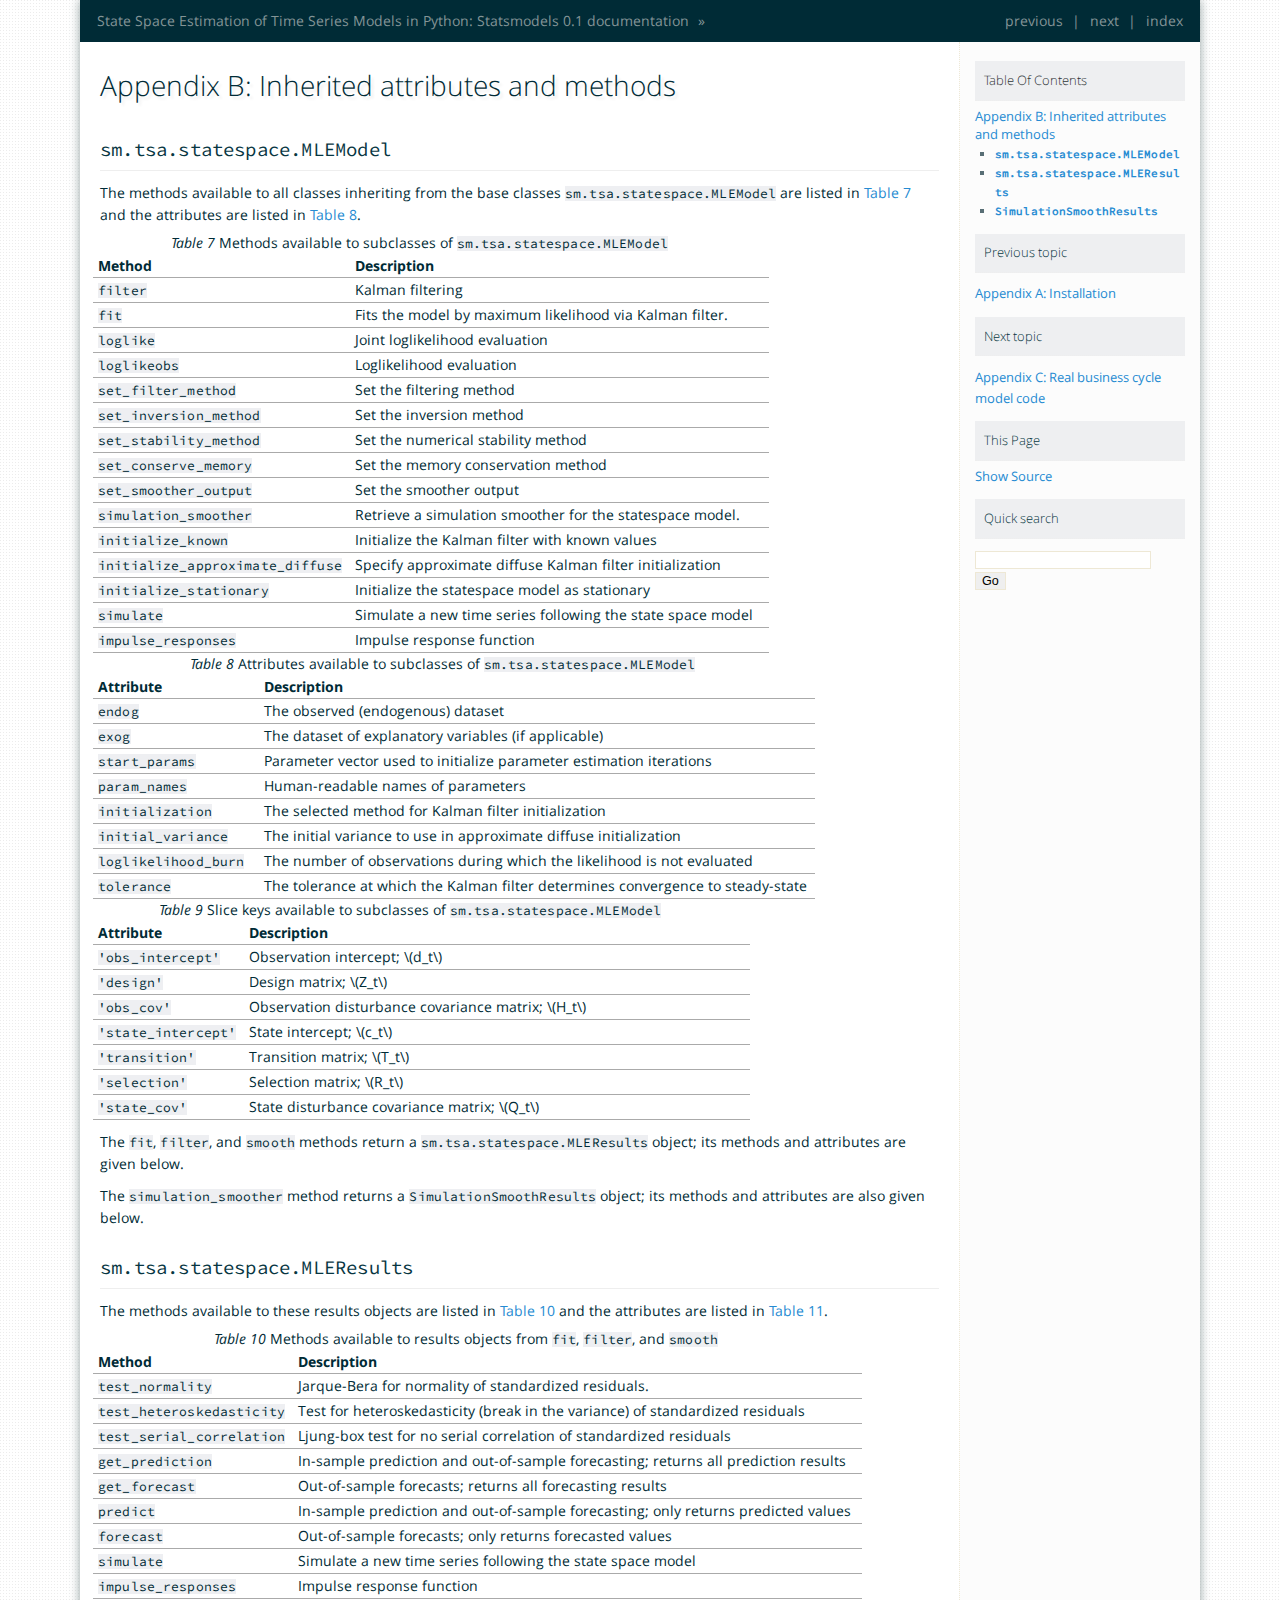
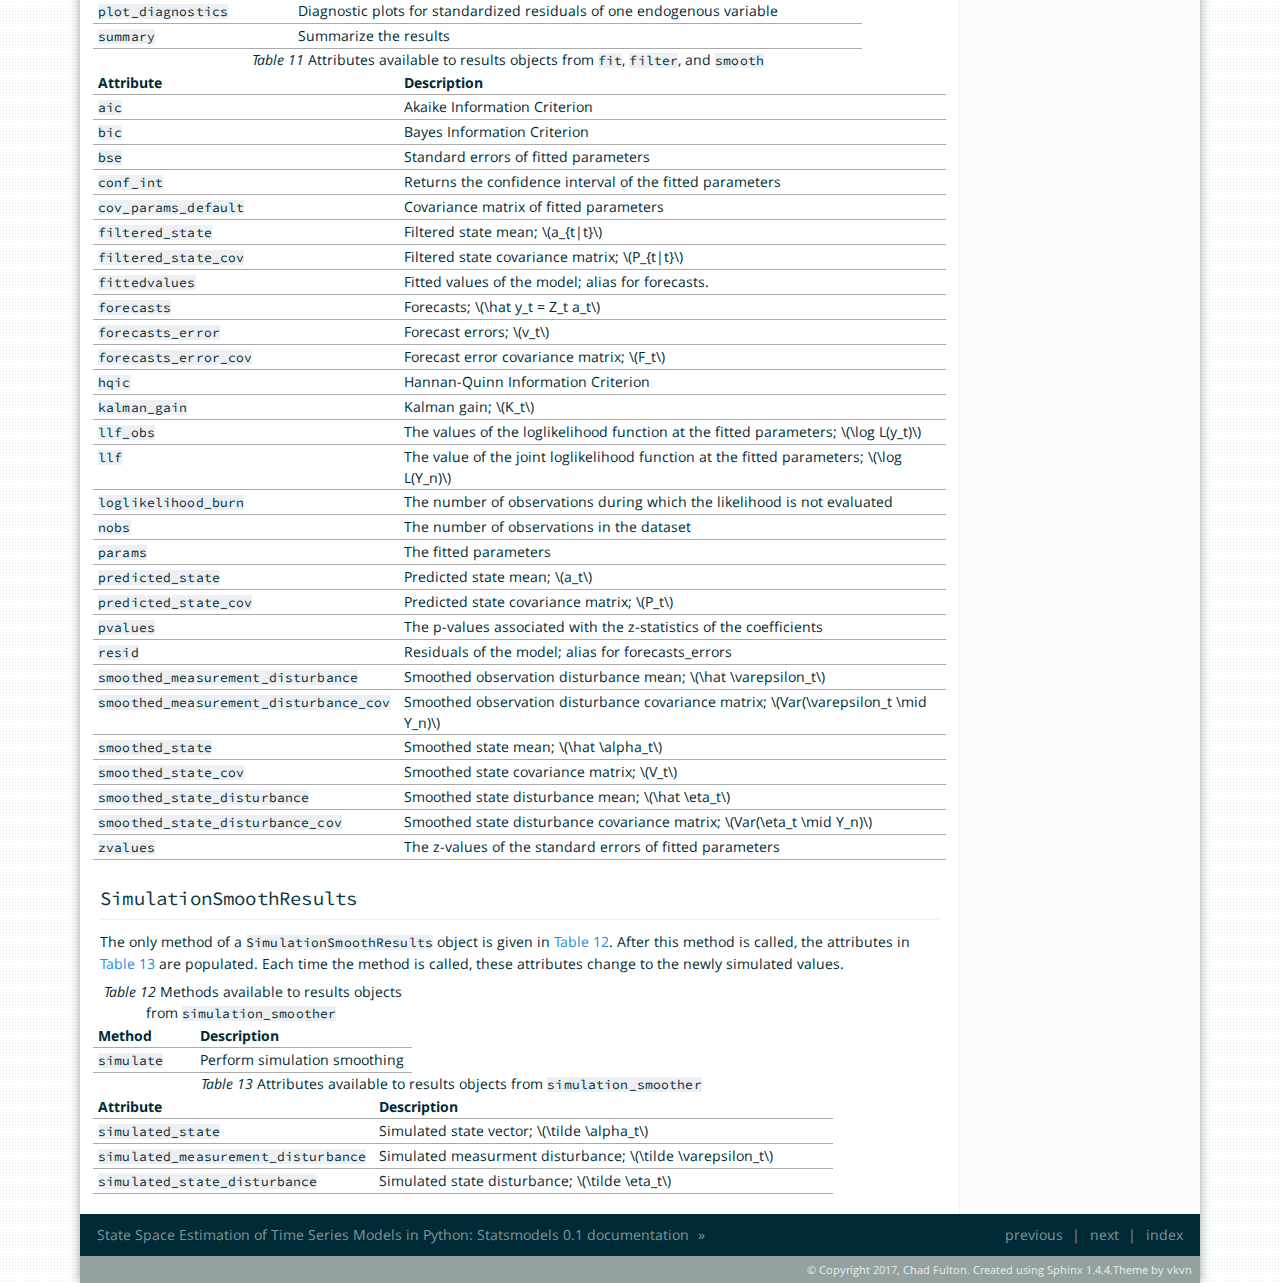
<file: docs/sections/10-appendix-B.html>
<!DOCTYPE html>


<html xmlns="http://www.w3.org/1999/xhtml">
  <head>
    <meta http-equiv="Content-Type" content="text/html; charset=utf-8" />
    
    <title>Appendix B: Inherited attributes and methods &mdash; State Space Estimation of Time Series Models in Python: Statsmodels 0.1 documentation</title>
    
    <link rel="stylesheet" href="../_static/solar.css" type="text/css" />
    <link rel="stylesheet" href="../_static/pygments.css" type="text/css" />
    
    <script type="text/javascript">
      var DOCUMENTATION_OPTIONS = {
        URL_ROOT:    '../',
        VERSION:     '0.1',
        COLLAPSE_INDEX: false,
        FILE_SUFFIX: '.html',
        HAS_SOURCE:  true
      };
    </script>
    <script type="text/javascript" src="../_static/jquery.js"></script>
    <script type="text/javascript" src="../_static/underscore.js"></script>
    <script type="text/javascript" src="../_static/doctools.js"></script>
    <script type="text/javascript" src="https://cdn.mathjax.org/mathjax/latest/MathJax.js?config=TeX-AMS-MML_HTMLorMML"></script>
    <link rel="top" title="State Space Estimation of Time Series Models in Python: Statsmodels 0.1 documentation" href="../index.html" />
    <link rel="next" title="Appendix C: Real business cycle model code" href="10-appendix-C.html" />
    <link rel="prev" title="Appendix A: Installation" href="10-appendix-A.html" /><!--<link href='http://fonts.googleapis.com/css?family=Source+Code+Pro|Open+Sans:300italic,400italic,700italic,400,300,700' rel='stylesheet' type='text/css'>-->
<link href="../_static/google-fonts.css" rel="stylesheet">
<link href="../_static/solarized-dark.css" rel="stylesheet">
  </head>
  <body role="document">
    <div class="related" role="navigation" aria-label="related navigation">
      <h3>Navigation</h3>
      <ul>
        <li class="right" style="margin-right: 10px">
          <a href="../genindex.html" title="General Index"
             accesskey="I">index</a></li>
        <li class="right" >
          <a href="10-appendix-C.html" title="Appendix C: Real business cycle model code"
             accesskey="N">next</a> |</li>
        <li class="right" >
          <a href="10-appendix-A.html" title="Appendix A: Installation"
             accesskey="P">previous</a> |</li>
        <li class="nav-item nav-item-0"><a href="../index.html">State Space Estimation of Time Series Models in Python: Statsmodels 0.1 documentation</a> &raquo;</li> 
      </ul>
    </div>
      <div class="sphinxsidebar" role="navigation" aria-label="main navigation">
        <div class="sphinxsidebarwrapper">
  <h3><a href="../index.html">Table Of Contents</a></h3>
  <ul>
<li><a class="reference internal" href="#">Appendix B: Inherited attributes and methods</a><ul>
<li><a class="reference internal" href="#sm-tsa-statespace-mlemodel"><code class="docutils literal"><span class="pre">sm.tsa.statespace.MLEModel</span></code></a></li>
<li><a class="reference internal" href="#sm-tsa-statespace-mleresults"><code class="docutils literal"><span class="pre">sm.tsa.statespace.MLEResults</span></code></a></li>
<li><a class="reference internal" href="#simulationsmoothresults"><code class="docutils literal"><span class="pre">SimulationSmoothResults</span></code></a></li>
</ul>
</li>
</ul>

  <h4>Previous topic</h4>
  <p class="topless"><a href="10-appendix-A.html"
                        title="previous chapter">Appendix A: Installation</a></p>
  <h4>Next topic</h4>
  <p class="topless"><a href="10-appendix-C.html"
                        title="next chapter">Appendix C: Real business cycle model code</a></p>
  <div role="note" aria-label="source link">
    <h3>This Page</h3>
    <ul class="this-page-menu">
      <li><a href="../_sources/sections/10-appendix-B.txt"
            rel="nofollow">Show Source</a></li>
    </ul>
   </div>
<div id="searchbox" style="display: none" role="search">
  <h3>Quick search</h3>
    <form class="search" action="../search.html" method="get">
      <div><input type="text" name="q" /></div>
      <div><input type="submit" value="Go" /></div>
      <input type="hidden" name="check_keywords" value="yes" />
      <input type="hidden" name="area" value="default" />
    </form>
</div>
<script type="text/javascript">$('#searchbox').show(0);</script>
        </div>
      </div>

    <div class="document">
      <div class="documentwrapper">
        <div class="bodywrapper">
          <div class="body" role="main">
            
  <div class="section" id="appendix-b-inherited-attributes-and-methods">
<span id="appendix-b"></span><h1>Appendix B: Inherited attributes and methods<a class="headerlink" href="#appendix-b-inherited-attributes-and-methods" title="Permalink to this headline">¶</a></h1>
<div class="section" id="sm-tsa-statespace-mlemodel">
<h2><code class="docutils literal"><span class="pre">sm.tsa.statespace.MLEModel</span></code><a class="headerlink" href="#sm-tsa-statespace-mlemodel" title="Permalink to this headline">¶</a></h2>
<p>The methods available to all classes inheriting from the base classes
<code class="docutils literal"><span class="pre">sm.tsa.statespace.MLEModel</span></code> are listed in
<a class="reference internal" href="#table-mlemodel-methods"><span class="std std-numref">Table 7</span></a> and the attributes are listed in
<a class="reference internal" href="#table-mlemodel-attributes"><span class="std std-numref">Table 8</span></a>.</p>
<table border="1" class="docutils" id="id1">
<span id="table-mlemodel-methods"></span><caption><span class="caption-number">Table 7 </span><span class="caption-text">Methods available to subclasses of <code class="docutils literal"><span class="pre">sm.tsa.statespace.MLEModel</span></code></span><a class="headerlink" href="#id1" title="Permalink to this table">¶</a></caption>
<colgroup>
<col width="38%" />
<col width="63%" />
</colgroup>
<thead valign="bottom">
<tr class="row-odd"><th class="head">Method</th>
<th class="head">Description</th>
</tr>
</thead>
<tbody valign="top">
<tr class="row-even"><td><code class="docutils literal"><span class="pre">filter</span></code></td>
<td>Kalman filtering</td>
</tr>
<tr class="row-odd"><td><code class="docutils literal"><span class="pre">fit</span></code></td>
<td>Fits the model by maximum likelihood via Kalman filter.</td>
</tr>
<tr class="row-even"><td><code class="docutils literal"><span class="pre">loglike</span></code></td>
<td>Joint loglikelihood evaluation</td>
</tr>
<tr class="row-odd"><td><code class="docutils literal"><span class="pre">loglikeobs</span></code></td>
<td>Loglikelihood evaluation</td>
</tr>
<tr class="row-even"><td><code class="docutils literal"><span class="pre">set_filter_method</span></code></td>
<td>Set the filtering method</td>
</tr>
<tr class="row-odd"><td><code class="docutils literal"><span class="pre">set_inversion_method</span></code></td>
<td>Set the inversion method</td>
</tr>
<tr class="row-even"><td><code class="docutils literal"><span class="pre">set_stability_method</span></code></td>
<td>Set the numerical stability method</td>
</tr>
<tr class="row-odd"><td><code class="docutils literal"><span class="pre">set_conserve_memory</span></code></td>
<td>Set the memory conservation method</td>
</tr>
<tr class="row-even"><td><code class="docutils literal"><span class="pre">set_smoother_output</span></code></td>
<td>Set the smoother output</td>
</tr>
<tr class="row-odd"><td><code class="docutils literal"><span class="pre">simulation_smoother</span></code></td>
<td>Retrieve a simulation smoother for the statespace model.</td>
</tr>
<tr class="row-even"><td><code class="docutils literal"><span class="pre">initialize_known</span></code></td>
<td>Initialize the Kalman filter with known values</td>
</tr>
<tr class="row-odd"><td><code class="docutils literal"><span class="pre">initialize_approximate_diffuse</span></code></td>
<td>Specify approximate diffuse Kalman filter initialization</td>
</tr>
<tr class="row-even"><td><code class="docutils literal"><span class="pre">initialize_stationary</span></code></td>
<td>Initialize the statespace model as stationary</td>
</tr>
<tr class="row-odd"><td><code class="docutils literal"><span class="pre">simulate</span></code></td>
<td>Simulate a new time series following the state space model</td>
</tr>
<tr class="row-even"><td><code class="docutils literal"><span class="pre">impulse_responses</span></code></td>
<td>Impulse response function</td>
</tr>
</tbody>
</table>
<table border="1" class="docutils" id="id2">
<span id="table-mlemodel-attributes"></span><caption><span class="caption-number">Table 8 </span><span class="caption-text">Attributes available to subclasses of <code class="docutils literal"><span class="pre">sm.tsa.statespace.MLEModel</span></code></span><a class="headerlink" href="#id2" title="Permalink to this table">¶</a></caption>
<colgroup>
<col width="23%" />
<col width="77%" />
</colgroup>
<thead valign="bottom">
<tr class="row-odd"><th class="head">Attribute</th>
<th class="head">Description</th>
</tr>
</thead>
<tbody valign="top">
<tr class="row-even"><td><code class="docutils literal"><span class="pre">endog</span></code></td>
<td>The observed (endogenous) dataset</td>
</tr>
<tr class="row-odd"><td><code class="docutils literal"><span class="pre">exog</span></code></td>
<td>The dataset of explanatory variables (if applicable)</td>
</tr>
<tr class="row-even"><td><code class="docutils literal"><span class="pre">start_params</span></code></td>
<td>Parameter vector used to initialize parameter estimation iterations</td>
</tr>
<tr class="row-odd"><td><code class="docutils literal"><span class="pre">param_names</span></code></td>
<td>Human-readable names of parameters</td>
</tr>
<tr class="row-even"><td><code class="docutils literal"><span class="pre">initialization</span></code></td>
<td>The selected method for Kalman filter initialization</td>
</tr>
<tr class="row-odd"><td><code class="docutils literal"><span class="pre">initial_variance</span></code></td>
<td>The initial variance to use in approximate diffuse initialization</td>
</tr>
<tr class="row-even"><td><code class="docutils literal"><span class="pre">loglikelihood_burn</span></code></td>
<td>The number of observations during which the likelihood is not evaluated</td>
</tr>
<tr class="row-odd"><td><code class="docutils literal"><span class="pre">tolerance</span></code></td>
<td>The tolerance at which the Kalman filter determines convergence to steady-state</td>
</tr>
</tbody>
</table>
<table border="1" class="docutils" id="id3">
<span id="table-mlemodel-slices"></span><caption><span class="caption-number">Table 9 </span><span class="caption-text">Slice keys available to subclasses of <code class="docutils literal"><span class="pre">sm.tsa.statespace.MLEModel</span></code></span><a class="headerlink" href="#id3" title="Permalink to this table">¶</a></caption>
<colgroup>
<col width="23%" />
<col width="77%" />
</colgroup>
<thead valign="bottom">
<tr class="row-odd"><th class="head">Attribute</th>
<th class="head">Description</th>
</tr>
</thead>
<tbody valign="top">
<tr class="row-even"><td><code class="docutils literal"><span class="pre">'obs_intercept'</span></code></td>
<td>Observation intercept; <span class="math">\(d_t\)</span></td>
</tr>
<tr class="row-odd"><td><code class="docutils literal"><span class="pre">'design'</span></code></td>
<td>Design matrix; <span class="math">\(Z_t\)</span></td>
</tr>
<tr class="row-even"><td><code class="docutils literal"><span class="pre">'obs_cov'</span></code></td>
<td>Observation disturbance covariance matrix; <span class="math">\(H_t\)</span></td>
</tr>
<tr class="row-odd"><td><code class="docutils literal"><span class="pre">'state_intercept'</span></code></td>
<td>State intercept; <span class="math">\(c_t\)</span></td>
</tr>
<tr class="row-even"><td><code class="docutils literal"><span class="pre">'transition'</span></code></td>
<td>Transition matrix; <span class="math">\(T_t\)</span></td>
</tr>
<tr class="row-odd"><td><code class="docutils literal"><span class="pre">'selection'</span></code></td>
<td>Selection matrix; <span class="math">\(R_t\)</span></td>
</tr>
<tr class="row-even"><td><code class="docutils literal"><span class="pre">'state_cov'</span></code></td>
<td>State disturbance covariance matrix; <span class="math">\(Q_t\)</span></td>
</tr>
</tbody>
</table>
<p>The <code class="docutils literal"><span class="pre">fit</span></code>, <code class="docutils literal"><span class="pre">filter</span></code>, and <code class="docutils literal"><span class="pre">smooth</span></code> methods return a
<code class="docutils literal"><span class="pre">sm.tsa.statespace.MLEResults</span></code> object; its methods and attributes are given
below.</p>
<p>The <code class="docutils literal"><span class="pre">simulation_smoother</span></code> method returns a <code class="docutils literal"><span class="pre">SimulationSmoothResults</span></code>
object; its methods and attributes are also given below.</p>
</div>
<div class="section" id="sm-tsa-statespace-mleresults">
<h2><code class="docutils literal"><span class="pre">sm.tsa.statespace.MLEResults</span></code><a class="headerlink" href="#sm-tsa-statespace-mleresults" title="Permalink to this headline">¶</a></h2>
<p>The methods available to these results objects are listed in
<a class="reference internal" href="#table-mleresults-methods"><span class="std std-numref">Table 10</span></a> and the attributes are listed in
<a class="reference internal" href="#table-mleresults-attributes"><span class="std std-numref">Table 11</span></a>.</p>
<table border="1" class="docutils" id="id4">
<span id="table-mleresults-methods"></span><caption><span class="caption-number">Table 10 </span><span class="caption-text">Methods available to results objects from <code class="docutils literal"><span class="pre">fit</span></code>, <code class="docutils literal"><span class="pre">filter</span></code>, and <code class="docutils literal"><span class="pre">smooth</span></code></span><a class="headerlink" href="#id4" title="Permalink to this table">¶</a></caption>
<colgroup>
<col width="26%" />
<col width="74%" />
</colgroup>
<thead valign="bottom">
<tr class="row-odd"><th class="head">Method</th>
<th class="head">Description</th>
</tr>
</thead>
<tbody valign="top">
<tr class="row-even"><td><code class="docutils literal"><span class="pre">test_normality</span></code></td>
<td>Jarque-Bera for normality of standardized residuals.</td>
</tr>
<tr class="row-odd"><td><code class="docutils literal"><span class="pre">test_heteroskedasticity</span></code></td>
<td>Test for heteroskedasticity (break in the variance) of standardized residuals</td>
</tr>
<tr class="row-even"><td><code class="docutils literal"><span class="pre">test_serial_correlation</span></code></td>
<td>Ljung-box test for no serial correlation of standardized residuals</td>
</tr>
<tr class="row-odd"><td><code class="docutils literal"><span class="pre">get_prediction</span></code></td>
<td>In-sample prediction and out-of-sample forecasting; returns all prediction results</td>
</tr>
<tr class="row-even"><td><code class="docutils literal"><span class="pre">get_forecast</span></code></td>
<td>Out-of-sample forecasts; returns all forecasting results</td>
</tr>
<tr class="row-odd"><td><code class="docutils literal"><span class="pre">predict</span></code></td>
<td>In-sample prediction and out-of-sample forecasting; only returns predicted values</td>
</tr>
<tr class="row-even"><td><code class="docutils literal"><span class="pre">forecast</span></code></td>
<td>Out-of-sample forecasts; only returns forecasted values</td>
</tr>
<tr class="row-odd"><td><code class="docutils literal"><span class="pre">simulate</span></code></td>
<td>Simulate a new time series following the state space model</td>
</tr>
<tr class="row-even"><td><code class="docutils literal"><span class="pre">impulse_responses</span></code></td>
<td>Impulse response function</td>
</tr>
<tr class="row-odd"><td><code class="docutils literal"><span class="pre">plot_diagnostics</span></code></td>
<td>Diagnostic plots for standardized residuals of one endogenous variable</td>
</tr>
<tr class="row-even"><td><code class="docutils literal"><span class="pre">summary</span></code></td>
<td>Summarize the results</td>
</tr>
</tbody>
</table>
<table border="1" class="docutils" id="id5">
<span id="table-mleresults-attributes"></span><caption><span class="caption-number">Table 11 </span><span class="caption-text">Attributes available to results objects from <code class="docutils literal"><span class="pre">fit</span></code>, <code class="docutils literal"><span class="pre">filter</span></code>, and <code class="docutils literal"><span class="pre">smooth</span></code></span><a class="headerlink" href="#id5" title="Permalink to this table">¶</a></caption>
<colgroup>
<col width="31%" />
<col width="69%" />
</colgroup>
<thead valign="bottom">
<tr class="row-odd"><th class="head">Attribute</th>
<th class="head">Description</th>
</tr>
</thead>
<tbody valign="top">
<tr class="row-even"><td><code class="docutils literal"><span class="pre">aic</span></code></td>
<td>Akaike Information Criterion</td>
</tr>
<tr class="row-odd"><td><code class="docutils literal"><span class="pre">bic</span></code></td>
<td>Bayes Information Criterion</td>
</tr>
<tr class="row-even"><td><code class="docutils literal"><span class="pre">bse</span></code></td>
<td>Standard errors of fitted parameters</td>
</tr>
<tr class="row-odd"><td><code class="docutils literal"><span class="pre">conf_int</span></code></td>
<td>Returns the confidence interval of the fitted parameters</td>
</tr>
<tr class="row-even"><td><code class="docutils literal"><span class="pre">cov_params_default</span></code></td>
<td>Covariance matrix of fitted parameters</td>
</tr>
<tr class="row-odd"><td><code class="docutils literal"><span class="pre">filtered_state</span></code></td>
<td>Filtered state mean; <span class="math">\(a_{t|t}\)</span></td>
</tr>
<tr class="row-even"><td><code class="docutils literal"><span class="pre">filtered_state_cov</span></code></td>
<td>Filtered state covariance matrix; <span class="math">\(P_{t|t}\)</span></td>
</tr>
<tr class="row-odd"><td><code class="docutils literal"><span class="pre">fittedvalues</span></code></td>
<td>Fitted values of the model; alias for forecasts.</td>
</tr>
<tr class="row-even"><td><code class="docutils literal"><span class="pre">forecasts</span></code></td>
<td>Forecasts; <span class="math">\(\hat y_t = Z_t a_t\)</span></td>
</tr>
<tr class="row-odd"><td><code class="docutils literal"><span class="pre">forecasts_error</span></code></td>
<td>Forecast errors; <span class="math">\(v_t\)</span></td>
</tr>
<tr class="row-even"><td><code class="docutils literal"><span class="pre">forecasts_error_cov</span></code></td>
<td>Forecast error covariance matrix; <span class="math">\(F_t\)</span></td>
</tr>
<tr class="row-odd"><td><code class="docutils literal"><span class="pre">hqic</span></code></td>
<td>Hannan-Quinn Information Criterion</td>
</tr>
<tr class="row-even"><td><code class="docutils literal"><span class="pre">kalman_gain</span></code></td>
<td>Kalman gain; <span class="math">\(K_t\)</span></td>
</tr>
<tr class="row-odd"><td><code class="docutils literal"><span class="pre">llf_obs</span></code></td>
<td>The values of the loglikelihood function at the fitted parameters; <span class="math">\(\log L(y_t)\)</span></td>
</tr>
<tr class="row-even"><td><code class="docutils literal"><span class="pre">llf</span></code></td>
<td>The value of the joint loglikelihood function at the fitted parameters; <span class="math">\(\log L(Y_n)\)</span></td>
</tr>
<tr class="row-odd"><td><code class="docutils literal"><span class="pre">loglikelihood_burn</span></code></td>
<td>The number of observations during which the likelihood is not evaluated</td>
</tr>
<tr class="row-even"><td><code class="docutils literal"><span class="pre">nobs</span></code></td>
<td>The number of observations in the dataset</td>
</tr>
<tr class="row-odd"><td><code class="docutils literal"><span class="pre">params</span></code></td>
<td>The fitted parameters</td>
</tr>
<tr class="row-even"><td><code class="docutils literal"><span class="pre">predicted_state</span></code></td>
<td>Predicted state mean; <span class="math">\(a_t\)</span></td>
</tr>
<tr class="row-odd"><td><code class="docutils literal"><span class="pre">predicted_state_cov</span></code></td>
<td>Predicted state covariance matrix; <span class="math">\(P_t\)</span></td>
</tr>
<tr class="row-even"><td><code class="docutils literal"><span class="pre">pvalues</span></code></td>
<td>The p-values associated with the z-statistics of the coefficients</td>
</tr>
<tr class="row-odd"><td><code class="docutils literal"><span class="pre">resid</span></code></td>
<td>Residuals of the model; alias for forecasts_errors</td>
</tr>
<tr class="row-even"><td><code class="docutils literal"><span class="pre">smoothed_measurement_disturbance</span></code></td>
<td>Smoothed observation disturbance mean; <span class="math">\(\hat \varepsilon_t\)</span></td>
</tr>
<tr class="row-odd"><td><code class="docutils literal"><span class="pre">smoothed_measurement_disturbance_cov</span></code></td>
<td>Smoothed observation disturbance covariance matrix; <span class="math">\(Var(\varepsilon_t \mid Y_n)\)</span></td>
</tr>
<tr class="row-even"><td><code class="docutils literal"><span class="pre">smoothed_state</span></code></td>
<td>Smoothed state mean; <span class="math">\(\hat \alpha_t\)</span></td>
</tr>
<tr class="row-odd"><td><code class="docutils literal"><span class="pre">smoothed_state_cov</span></code></td>
<td>Smoothed state covariance matrix; <span class="math">\(V_t\)</span></td>
</tr>
<tr class="row-even"><td><code class="docutils literal"><span class="pre">smoothed_state_disturbance</span></code></td>
<td>Smoothed state disturbance mean; <span class="math">\(\hat \eta_t\)</span></td>
</tr>
<tr class="row-odd"><td><code class="docutils literal"><span class="pre">smoothed_state_disturbance_cov</span></code></td>
<td>Smoothed state disturbance covariance matrix; <span class="math">\(Var(\eta_t \mid Y_n)\)</span></td>
</tr>
<tr class="row-even"><td><code class="docutils literal"><span class="pre">zvalues</span></code></td>
<td>The z-values of the standard errors of fitted parameters</td>
</tr>
</tbody>
</table>
</div>
<div class="section" id="simulationsmoothresults">
<h2><code class="docutils literal"><span class="pre">SimulationSmoothResults</span></code><a class="headerlink" href="#simulationsmoothresults" title="Permalink to this headline">¶</a></h2>
<p>The only method of a <code class="docutils literal"><span class="pre">SimulationSmoothResults</span></code> object is given in
<a class="reference internal" href="#table-simsmoother-methods"><span class="std std-numref">Table 12</span></a>. After this method is called, the
attributes in <a class="reference internal" href="#table-simsmoother-attributes"><span class="std std-numref">Table 13</span></a> are populated. Each time
the method is called, these attributes change to the newly simulated values.</p>
<table border="1" class="docutils" id="id6">
<span id="table-simsmoother-methods"></span><caption><span class="caption-number">Table 12 </span><span class="caption-text">Methods available to results objects from <code class="docutils literal"><span class="pre">simulation_smoother</span></code></span><a class="headerlink" href="#id6" title="Permalink to this table">¶</a></caption>
<colgroup>
<col width="32%" />
<col width="68%" />
</colgroup>
<thead valign="bottom">
<tr class="row-odd"><th class="head">Method</th>
<th class="head">Description</th>
</tr>
</thead>
<tbody valign="top">
<tr class="row-even"><td><code class="docutils literal"><span class="pre">simulate</span></code></td>
<td>Perform simulation smoothing</td>
</tr>
</tbody>
</table>
<table border="1" class="docutils" id="id7">
<span id="table-simsmoother-attributes"></span><caption><span class="caption-number">Table 13 </span><span class="caption-text">Attributes available to results objects from <code class="docutils literal"><span class="pre">simulation_smoother</span></code></span><a class="headerlink" href="#id7" title="Permalink to this table">¶</a></caption>
<colgroup>
<col width="38%" />
<col width="62%" />
</colgroup>
<thead valign="bottom">
<tr class="row-odd"><th class="head">Attribute</th>
<th class="head">Description</th>
</tr>
</thead>
<tbody valign="top">
<tr class="row-even"><td><code class="docutils literal"><span class="pre">simulated_state</span></code></td>
<td>Simulated state vector; <span class="math">\(\tilde \alpha_t\)</span></td>
</tr>
<tr class="row-odd"><td><code class="docutils literal"><span class="pre">simulated_measurement_disturbance</span></code></td>
<td>Simulated measurment disturbance; <span class="math">\(\tilde \varepsilon_t\)</span></td>
</tr>
<tr class="row-even"><td><code class="docutils literal"><span class="pre">simulated_state_disturbance</span></code></td>
<td>Simulated state disturbance; <span class="math">\(\tilde \eta_t\)</span></td>
</tr>
</tbody>
</table>
</div>
</div>


          </div>
        </div>
      </div>
      <div class="clearer"></div>
    </div>
    <div class="related" role="navigation" aria-label="related navigation">
      <h3>Navigation</h3>
      <ul>
        <li class="right" style="margin-right: 10px">
          <a href="../genindex.html" title="General Index"
             >index</a></li>
        <li class="right" >
          <a href="10-appendix-C.html" title="Appendix C: Real business cycle model code"
             >next</a> |</li>
        <li class="right" >
          <a href="10-appendix-A.html" title="Appendix A: Installation"
             >previous</a> |</li>
        <li class="nav-item nav-item-0"><a href="../index.html">State Space Estimation of Time Series Models in Python: Statsmodels 0.1 documentation</a> &raquo;</li> 
      </ul>
    </div>
    <div class="footer">
        &copy; Copyright 2017, Chad Fulton.
    Created using <a href="http://sphinx.pocoo.org/">Sphinx</a> 1.4.4.Theme by <a href="http://github.com/vkvn">vkvn</a>
    </div>
  </body>
</html>
</file>
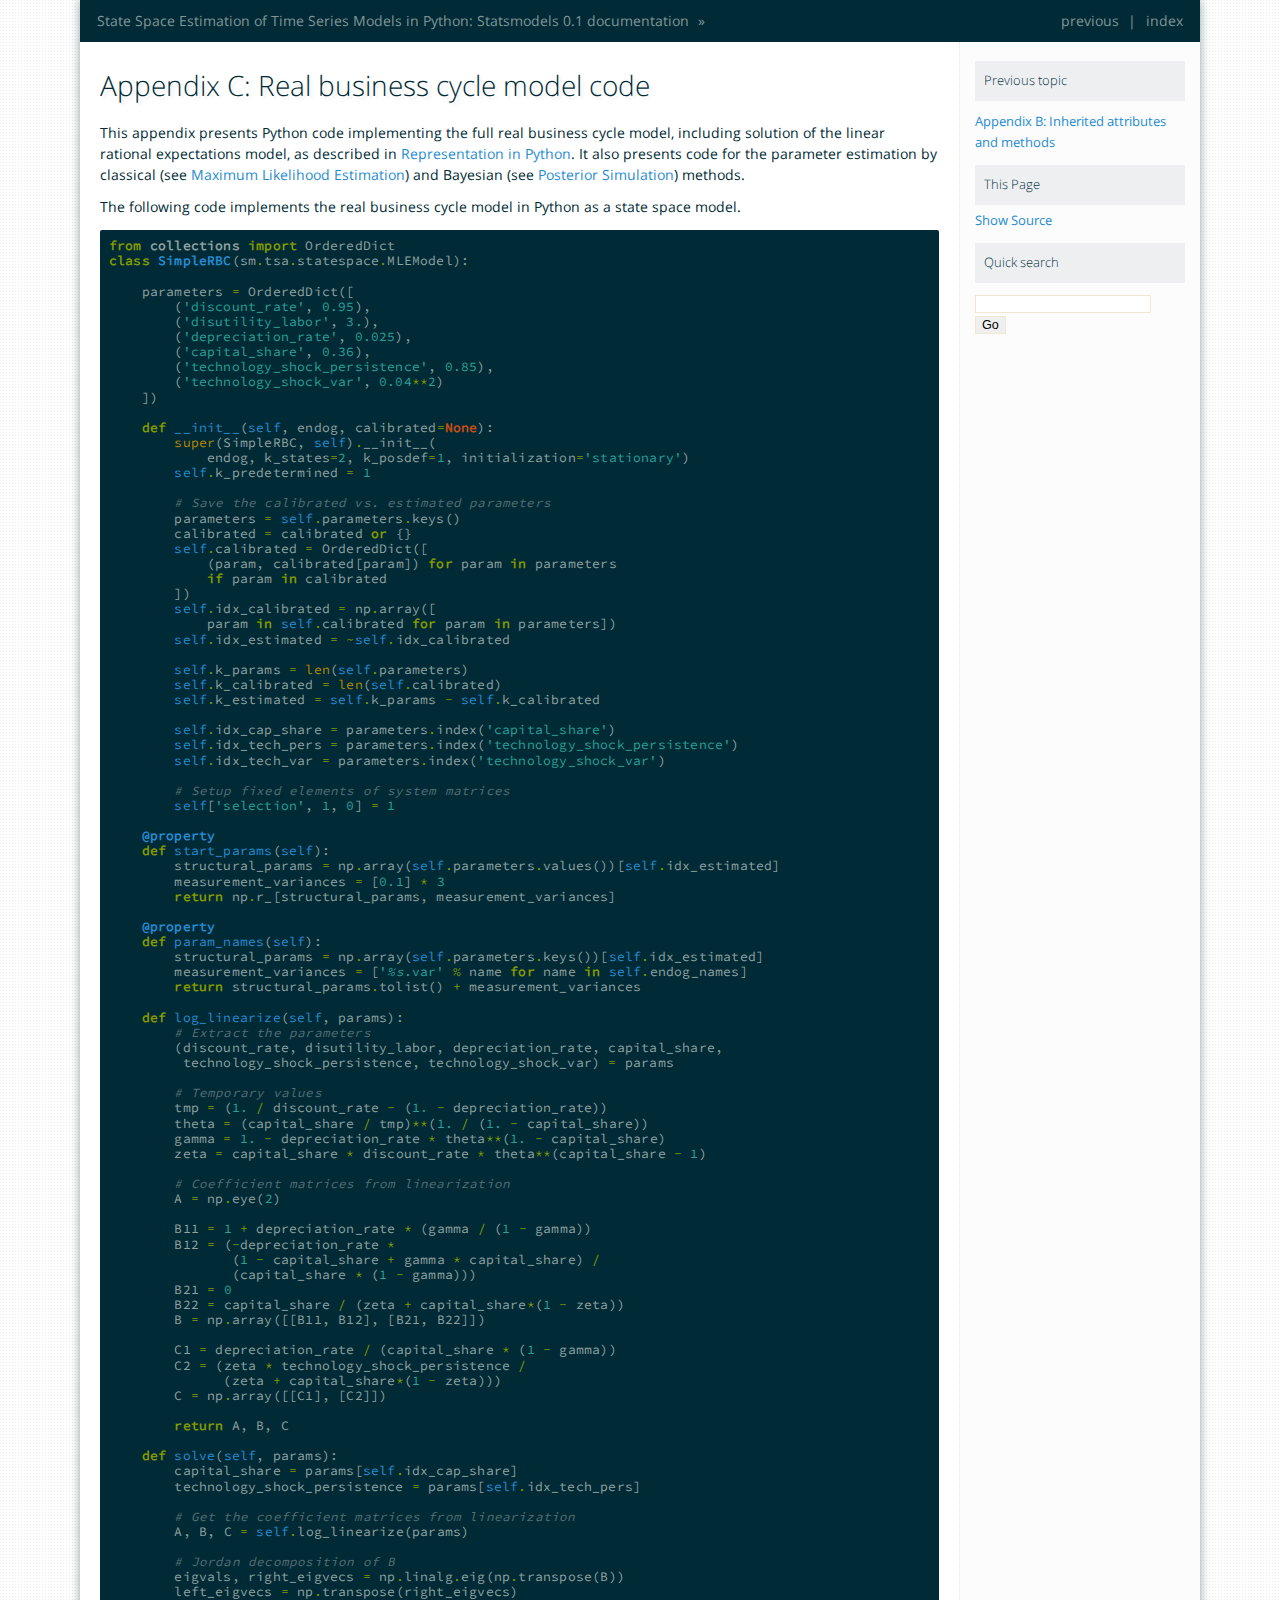
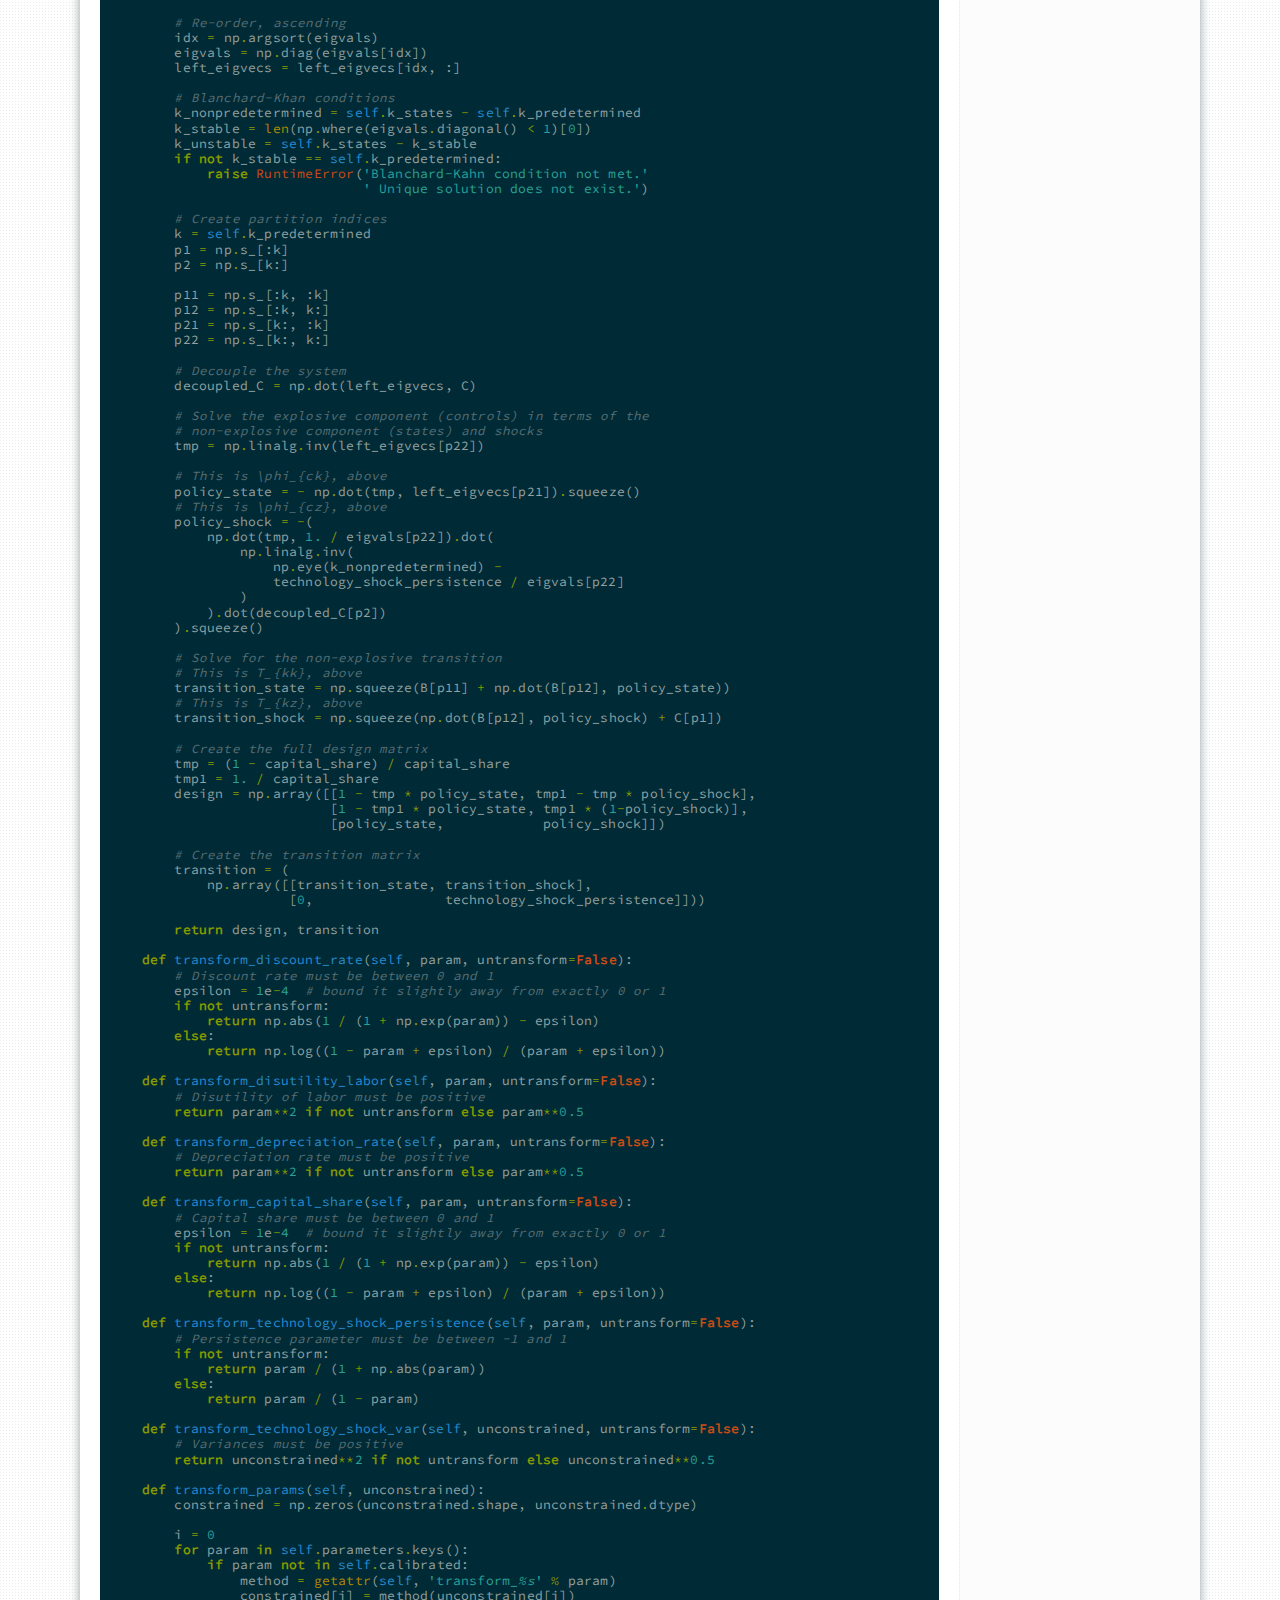
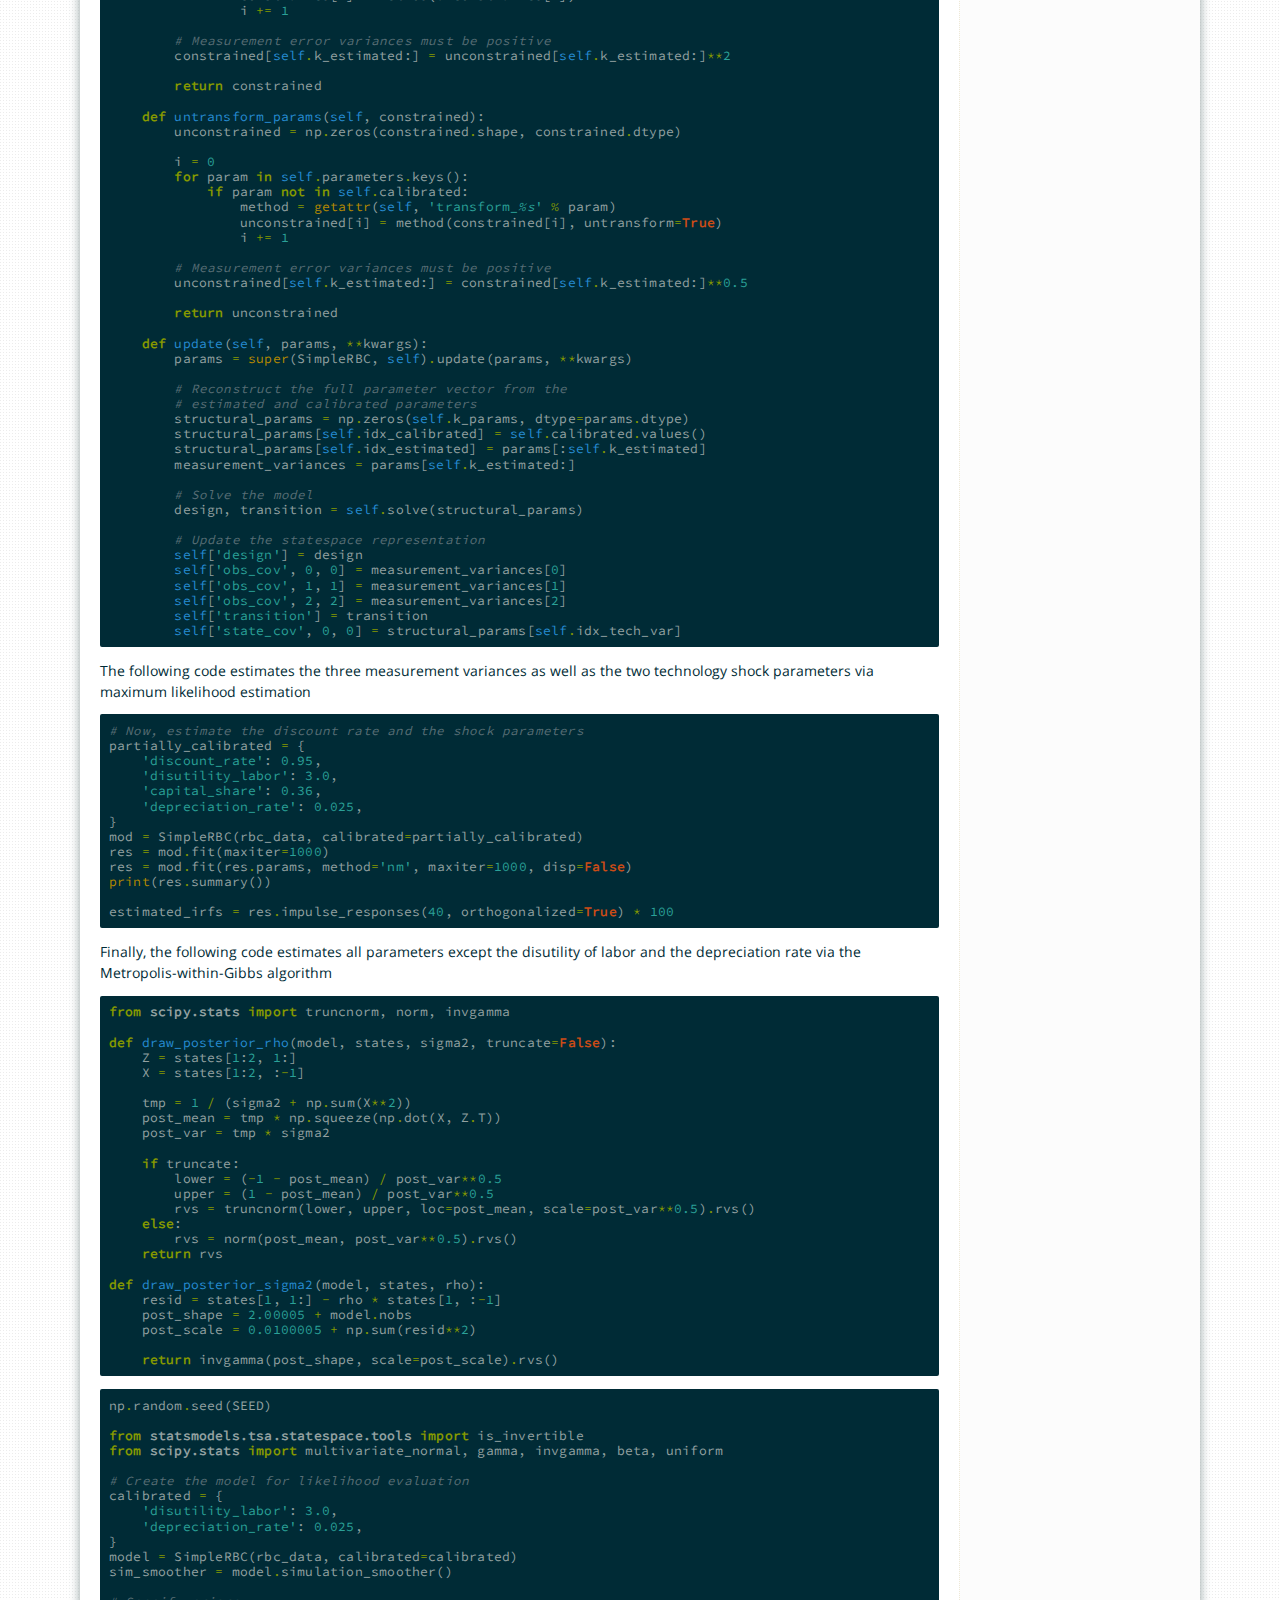
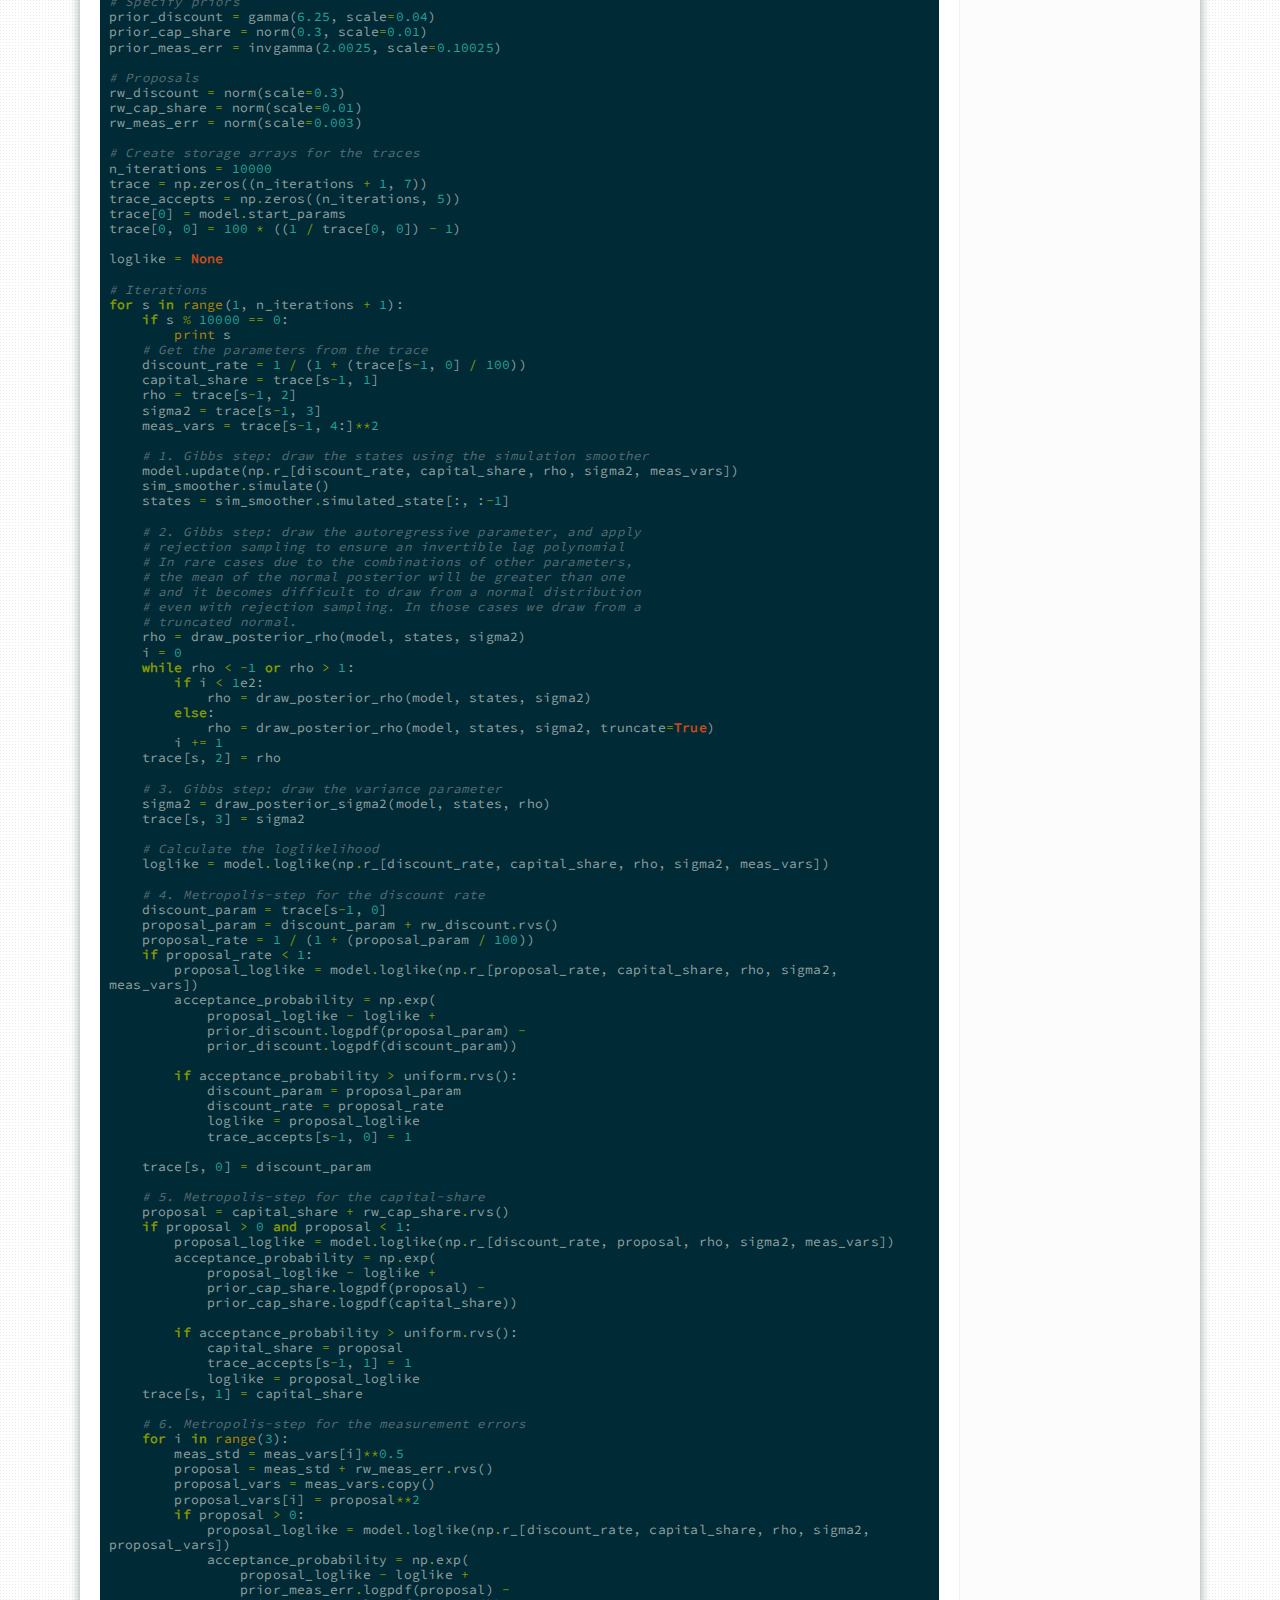
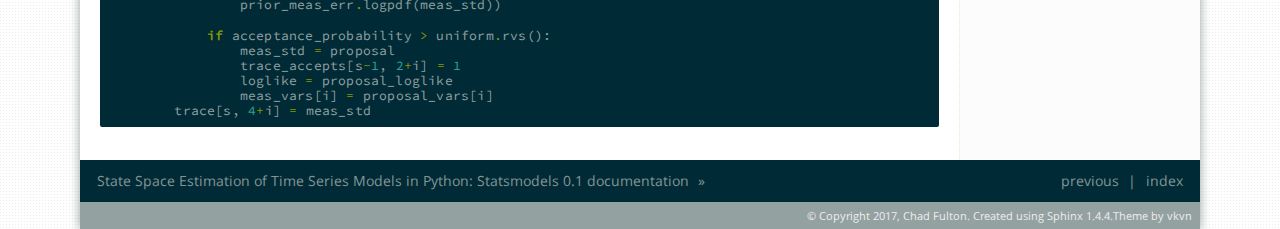
<file: docs/sections/10-appendix-C.html>
<!DOCTYPE html>


<html xmlns="http://www.w3.org/1999/xhtml">
  <head>
    <meta http-equiv="Content-Type" content="text/html; charset=utf-8" />
    
    <title>Appendix C: Real business cycle model code &mdash; State Space Estimation of Time Series Models in Python: Statsmodels 0.1 documentation</title>
    
    <link rel="stylesheet" href="../_static/solar.css" type="text/css" />
    <link rel="stylesheet" href="../_static/pygments.css" type="text/css" />
    
    <script type="text/javascript">
      var DOCUMENTATION_OPTIONS = {
        URL_ROOT:    '../',
        VERSION:     '0.1',
        COLLAPSE_INDEX: false,
        FILE_SUFFIX: '.html',
        HAS_SOURCE:  true
      };
    </script>
    <script type="text/javascript" src="../_static/jquery.js"></script>
    <script type="text/javascript" src="../_static/underscore.js"></script>
    <script type="text/javascript" src="../_static/doctools.js"></script>
    <script type="text/javascript" src="https://cdn.mathjax.org/mathjax/latest/MathJax.js?config=TeX-AMS-MML_HTMLorMML"></script>
    <link rel="top" title="State Space Estimation of Time Series Models in Python: Statsmodels 0.1 documentation" href="../index.html" />
    <link rel="prev" title="Appendix B: Inherited attributes and methods" href="10-appendix-B.html" /><!--<link href='http://fonts.googleapis.com/css?family=Source+Code+Pro|Open+Sans:300italic,400italic,700italic,400,300,700' rel='stylesheet' type='text/css'>-->
<link href="../_static/google-fonts.css" rel="stylesheet">
<link href="../_static/solarized-dark.css" rel="stylesheet">
  </head>
  <body role="document">
    <div class="related" role="navigation" aria-label="related navigation">
      <h3>Navigation</h3>
      <ul>
        <li class="right" style="margin-right: 10px">
          <a href="../genindex.html" title="General Index"
             accesskey="I">index</a></li>
        <li class="right" >
          <a href="10-appendix-B.html" title="Appendix B: Inherited attributes and methods"
             accesskey="P">previous</a> |</li>
        <li class="nav-item nav-item-0"><a href="../index.html">State Space Estimation of Time Series Models in Python: Statsmodels 0.1 documentation</a> &raquo;</li> 
      </ul>
    </div>
      <div class="sphinxsidebar" role="navigation" aria-label="main navigation">
        <div class="sphinxsidebarwrapper">
  <h4>Previous topic</h4>
  <p class="topless"><a href="10-appendix-B.html"
                        title="previous chapter">Appendix B: Inherited attributes and methods</a></p>
  <div role="note" aria-label="source link">
    <h3>This Page</h3>
    <ul class="this-page-menu">
      <li><a href="../_sources/sections/10-appendix-C.txt"
            rel="nofollow">Show Source</a></li>
    </ul>
   </div>
<div id="searchbox" style="display: none" role="search">
  <h3>Quick search</h3>
    <form class="search" action="../search.html" method="get">
      <div><input type="text" name="q" /></div>
      <div><input type="submit" value="Go" /></div>
      <input type="hidden" name="check_keywords" value="yes" />
      <input type="hidden" name="area" value="default" />
    </form>
</div>
<script type="text/javascript">$('#searchbox').show(0);</script>
        </div>
      </div>

    <div class="document">
      <div class="documentwrapper">
        <div class="bodywrapper">
          <div class="body" role="main">
            
  <div class="section" id="appendix-c-real-business-cycle-model-code">
<span id="appendix-c"></span><h1>Appendix C: Real business cycle model code<a class="headerlink" href="#appendix-c-real-business-cycle-model-code" title="Permalink to this headline">¶</a></h1>
<p>This appendix presents Python code implementing the full real business cycle
model, including solution of the linear rational expectations model, as
described in <a class="reference internal" href="3-python_representation.html#representation-in-python"><span class="std std-ref">Representation in Python</span></a>. It also presents code for the
parameter estimation by classical (see <a class="reference internal" href="4-maximum_likelihood_estimation.html#maximum-likelihood-estimation"><span class="std std-ref">Maximum Likelihood Estimation</span></a>)
and Bayesian (see <a class="reference internal" href="5-posterior_simulation.html#posterior-simulation"><span class="std std-ref">Posterior Simulation</span></a>) methods.</p>
<p>The following code implements the real business cycle model in Python as a
state space model.</p>
<div class="highlight-default"><div class="highlight"><pre><span></span><span class="kn">from</span> <span class="nn">collections</span> <span class="k">import</span> <span class="n">OrderedDict</span>
<span class="k">class</span> <span class="nc">SimpleRBC</span><span class="p">(</span><span class="n">sm</span><span class="o">.</span><span class="n">tsa</span><span class="o">.</span><span class="n">statespace</span><span class="o">.</span><span class="n">MLEModel</span><span class="p">):</span>

    <span class="n">parameters</span> <span class="o">=</span> <span class="n">OrderedDict</span><span class="p">([</span>
        <span class="p">(</span><span class="s1">&#39;discount_rate&#39;</span><span class="p">,</span> <span class="mf">0.95</span><span class="p">),</span>
        <span class="p">(</span><span class="s1">&#39;disutility_labor&#39;</span><span class="p">,</span> <span class="mf">3.</span><span class="p">),</span>
        <span class="p">(</span><span class="s1">&#39;depreciation_rate&#39;</span><span class="p">,</span> <span class="mf">0.025</span><span class="p">),</span>
        <span class="p">(</span><span class="s1">&#39;capital_share&#39;</span><span class="p">,</span> <span class="mf">0.36</span><span class="p">),</span>
        <span class="p">(</span><span class="s1">&#39;technology_shock_persistence&#39;</span><span class="p">,</span> <span class="mf">0.85</span><span class="p">),</span>
        <span class="p">(</span><span class="s1">&#39;technology_shock_var&#39;</span><span class="p">,</span> <span class="mf">0.04</span><span class="o">**</span><span class="mi">2</span><span class="p">)</span>
    <span class="p">])</span>

    <span class="k">def</span> <span class="nf">__init__</span><span class="p">(</span><span class="bp">self</span><span class="p">,</span> <span class="n">endog</span><span class="p">,</span> <span class="n">calibrated</span><span class="o">=</span><span class="kc">None</span><span class="p">):</span>
        <span class="nb">super</span><span class="p">(</span><span class="n">SimpleRBC</span><span class="p">,</span> <span class="bp">self</span><span class="p">)</span><span class="o">.</span><span class="n">__init__</span><span class="p">(</span>
            <span class="n">endog</span><span class="p">,</span> <span class="n">k_states</span><span class="o">=</span><span class="mi">2</span><span class="p">,</span> <span class="n">k_posdef</span><span class="o">=</span><span class="mi">1</span><span class="p">,</span> <span class="n">initialization</span><span class="o">=</span><span class="s1">&#39;stationary&#39;</span><span class="p">)</span>
        <span class="bp">self</span><span class="o">.</span><span class="n">k_predetermined</span> <span class="o">=</span> <span class="mi">1</span>

        <span class="c1"># Save the calibrated vs. estimated parameters</span>
        <span class="n">parameters</span> <span class="o">=</span> <span class="bp">self</span><span class="o">.</span><span class="n">parameters</span><span class="o">.</span><span class="n">keys</span><span class="p">()</span>
        <span class="n">calibrated</span> <span class="o">=</span> <span class="n">calibrated</span> <span class="ow">or</span> <span class="p">{}</span>
        <span class="bp">self</span><span class="o">.</span><span class="n">calibrated</span> <span class="o">=</span> <span class="n">OrderedDict</span><span class="p">([</span>
            <span class="p">(</span><span class="n">param</span><span class="p">,</span> <span class="n">calibrated</span><span class="p">[</span><span class="n">param</span><span class="p">])</span> <span class="k">for</span> <span class="n">param</span> <span class="ow">in</span> <span class="n">parameters</span>
            <span class="k">if</span> <span class="n">param</span> <span class="ow">in</span> <span class="n">calibrated</span>
        <span class="p">])</span>
        <span class="bp">self</span><span class="o">.</span><span class="n">idx_calibrated</span> <span class="o">=</span> <span class="n">np</span><span class="o">.</span><span class="n">array</span><span class="p">([</span>
            <span class="n">param</span> <span class="ow">in</span> <span class="bp">self</span><span class="o">.</span><span class="n">calibrated</span> <span class="k">for</span> <span class="n">param</span> <span class="ow">in</span> <span class="n">parameters</span><span class="p">])</span>
        <span class="bp">self</span><span class="o">.</span><span class="n">idx_estimated</span> <span class="o">=</span> <span class="o">~</span><span class="bp">self</span><span class="o">.</span><span class="n">idx_calibrated</span>

        <span class="bp">self</span><span class="o">.</span><span class="n">k_params</span> <span class="o">=</span> <span class="nb">len</span><span class="p">(</span><span class="bp">self</span><span class="o">.</span><span class="n">parameters</span><span class="p">)</span>
        <span class="bp">self</span><span class="o">.</span><span class="n">k_calibrated</span> <span class="o">=</span> <span class="nb">len</span><span class="p">(</span><span class="bp">self</span><span class="o">.</span><span class="n">calibrated</span><span class="p">)</span>
        <span class="bp">self</span><span class="o">.</span><span class="n">k_estimated</span> <span class="o">=</span> <span class="bp">self</span><span class="o">.</span><span class="n">k_params</span> <span class="o">-</span> <span class="bp">self</span><span class="o">.</span><span class="n">k_calibrated</span>

        <span class="bp">self</span><span class="o">.</span><span class="n">idx_cap_share</span> <span class="o">=</span> <span class="n">parameters</span><span class="o">.</span><span class="n">index</span><span class="p">(</span><span class="s1">&#39;capital_share&#39;</span><span class="p">)</span>
        <span class="bp">self</span><span class="o">.</span><span class="n">idx_tech_pers</span> <span class="o">=</span> <span class="n">parameters</span><span class="o">.</span><span class="n">index</span><span class="p">(</span><span class="s1">&#39;technology_shock_persistence&#39;</span><span class="p">)</span>
        <span class="bp">self</span><span class="o">.</span><span class="n">idx_tech_var</span> <span class="o">=</span> <span class="n">parameters</span><span class="o">.</span><span class="n">index</span><span class="p">(</span><span class="s1">&#39;technology_shock_var&#39;</span><span class="p">)</span>

        <span class="c1"># Setup fixed elements of system matrices</span>
        <span class="bp">self</span><span class="p">[</span><span class="s1">&#39;selection&#39;</span><span class="p">,</span> <span class="mi">1</span><span class="p">,</span> <span class="mi">0</span><span class="p">]</span> <span class="o">=</span> <span class="mi">1</span>

    <span class="nd">@property</span>
    <span class="k">def</span> <span class="nf">start_params</span><span class="p">(</span><span class="bp">self</span><span class="p">):</span>
        <span class="n">structural_params</span> <span class="o">=</span> <span class="n">np</span><span class="o">.</span><span class="n">array</span><span class="p">(</span><span class="bp">self</span><span class="o">.</span><span class="n">parameters</span><span class="o">.</span><span class="n">values</span><span class="p">())[</span><span class="bp">self</span><span class="o">.</span><span class="n">idx_estimated</span><span class="p">]</span>
        <span class="n">measurement_variances</span> <span class="o">=</span> <span class="p">[</span><span class="mf">0.1</span><span class="p">]</span> <span class="o">*</span> <span class="mi">3</span>
        <span class="k">return</span> <span class="n">np</span><span class="o">.</span><span class="n">r_</span><span class="p">[</span><span class="n">structural_params</span><span class="p">,</span> <span class="n">measurement_variances</span><span class="p">]</span>

    <span class="nd">@property</span>
    <span class="k">def</span> <span class="nf">param_names</span><span class="p">(</span><span class="bp">self</span><span class="p">):</span>
        <span class="n">structural_params</span> <span class="o">=</span> <span class="n">np</span><span class="o">.</span><span class="n">array</span><span class="p">(</span><span class="bp">self</span><span class="o">.</span><span class="n">parameters</span><span class="o">.</span><span class="n">keys</span><span class="p">())[</span><span class="bp">self</span><span class="o">.</span><span class="n">idx_estimated</span><span class="p">]</span>
        <span class="n">measurement_variances</span> <span class="o">=</span> <span class="p">[</span><span class="s1">&#39;</span><span class="si">%s</span><span class="s1">.var&#39;</span> <span class="o">%</span> <span class="n">name</span> <span class="k">for</span> <span class="n">name</span> <span class="ow">in</span> <span class="bp">self</span><span class="o">.</span><span class="n">endog_names</span><span class="p">]</span>
        <span class="k">return</span> <span class="n">structural_params</span><span class="o">.</span><span class="n">tolist</span><span class="p">()</span> <span class="o">+</span> <span class="n">measurement_variances</span>

    <span class="k">def</span> <span class="nf">log_linearize</span><span class="p">(</span><span class="bp">self</span><span class="p">,</span> <span class="n">params</span><span class="p">):</span>
        <span class="c1"># Extract the parameters</span>
        <span class="p">(</span><span class="n">discount_rate</span><span class="p">,</span> <span class="n">disutility_labor</span><span class="p">,</span> <span class="n">depreciation_rate</span><span class="p">,</span> <span class="n">capital_share</span><span class="p">,</span>
         <span class="n">technology_shock_persistence</span><span class="p">,</span> <span class="n">technology_shock_var</span><span class="p">)</span> <span class="o">=</span> <span class="n">params</span>

        <span class="c1"># Temporary values</span>
        <span class="n">tmp</span> <span class="o">=</span> <span class="p">(</span><span class="mf">1.</span> <span class="o">/</span> <span class="n">discount_rate</span> <span class="o">-</span> <span class="p">(</span><span class="mf">1.</span> <span class="o">-</span> <span class="n">depreciation_rate</span><span class="p">))</span>
        <span class="n">theta</span> <span class="o">=</span> <span class="p">(</span><span class="n">capital_share</span> <span class="o">/</span> <span class="n">tmp</span><span class="p">)</span><span class="o">**</span><span class="p">(</span><span class="mf">1.</span> <span class="o">/</span> <span class="p">(</span><span class="mf">1.</span> <span class="o">-</span> <span class="n">capital_share</span><span class="p">))</span>
        <span class="n">gamma</span> <span class="o">=</span> <span class="mf">1.</span> <span class="o">-</span> <span class="n">depreciation_rate</span> <span class="o">*</span> <span class="n">theta</span><span class="o">**</span><span class="p">(</span><span class="mf">1.</span> <span class="o">-</span> <span class="n">capital_share</span><span class="p">)</span>
        <span class="n">zeta</span> <span class="o">=</span> <span class="n">capital_share</span> <span class="o">*</span> <span class="n">discount_rate</span> <span class="o">*</span> <span class="n">theta</span><span class="o">**</span><span class="p">(</span><span class="n">capital_share</span> <span class="o">-</span> <span class="mi">1</span><span class="p">)</span>

        <span class="c1"># Coefficient matrices from linearization</span>
        <span class="n">A</span> <span class="o">=</span> <span class="n">np</span><span class="o">.</span><span class="n">eye</span><span class="p">(</span><span class="mi">2</span><span class="p">)</span>

        <span class="n">B11</span> <span class="o">=</span> <span class="mi">1</span> <span class="o">+</span> <span class="n">depreciation_rate</span> <span class="o">*</span> <span class="p">(</span><span class="n">gamma</span> <span class="o">/</span> <span class="p">(</span><span class="mi">1</span> <span class="o">-</span> <span class="n">gamma</span><span class="p">))</span>
        <span class="n">B12</span> <span class="o">=</span> <span class="p">(</span><span class="o">-</span><span class="n">depreciation_rate</span> <span class="o">*</span>
               <span class="p">(</span><span class="mi">1</span> <span class="o">-</span> <span class="n">capital_share</span> <span class="o">+</span> <span class="n">gamma</span> <span class="o">*</span> <span class="n">capital_share</span><span class="p">)</span> <span class="o">/</span>
               <span class="p">(</span><span class="n">capital_share</span> <span class="o">*</span> <span class="p">(</span><span class="mi">1</span> <span class="o">-</span> <span class="n">gamma</span><span class="p">)))</span>
        <span class="n">B21</span> <span class="o">=</span> <span class="mi">0</span>
        <span class="n">B22</span> <span class="o">=</span> <span class="n">capital_share</span> <span class="o">/</span> <span class="p">(</span><span class="n">zeta</span> <span class="o">+</span> <span class="n">capital_share</span><span class="o">*</span><span class="p">(</span><span class="mi">1</span> <span class="o">-</span> <span class="n">zeta</span><span class="p">))</span>
        <span class="n">B</span> <span class="o">=</span> <span class="n">np</span><span class="o">.</span><span class="n">array</span><span class="p">([[</span><span class="n">B11</span><span class="p">,</span> <span class="n">B12</span><span class="p">],</span> <span class="p">[</span><span class="n">B21</span><span class="p">,</span> <span class="n">B22</span><span class="p">]])</span>

        <span class="n">C1</span> <span class="o">=</span> <span class="n">depreciation_rate</span> <span class="o">/</span> <span class="p">(</span><span class="n">capital_share</span> <span class="o">*</span> <span class="p">(</span><span class="mi">1</span> <span class="o">-</span> <span class="n">gamma</span><span class="p">))</span>
        <span class="n">C2</span> <span class="o">=</span> <span class="p">(</span><span class="n">zeta</span> <span class="o">*</span> <span class="n">technology_shock_persistence</span> <span class="o">/</span>
              <span class="p">(</span><span class="n">zeta</span> <span class="o">+</span> <span class="n">capital_share</span><span class="o">*</span><span class="p">(</span><span class="mi">1</span> <span class="o">-</span> <span class="n">zeta</span><span class="p">)))</span>
        <span class="n">C</span> <span class="o">=</span> <span class="n">np</span><span class="o">.</span><span class="n">array</span><span class="p">([[</span><span class="n">C1</span><span class="p">],</span> <span class="p">[</span><span class="n">C2</span><span class="p">]])</span>

        <span class="k">return</span> <span class="n">A</span><span class="p">,</span> <span class="n">B</span><span class="p">,</span> <span class="n">C</span>

    <span class="k">def</span> <span class="nf">solve</span><span class="p">(</span><span class="bp">self</span><span class="p">,</span> <span class="n">params</span><span class="p">):</span>
        <span class="n">capital_share</span> <span class="o">=</span> <span class="n">params</span><span class="p">[</span><span class="bp">self</span><span class="o">.</span><span class="n">idx_cap_share</span><span class="p">]</span>
        <span class="n">technology_shock_persistence</span> <span class="o">=</span> <span class="n">params</span><span class="p">[</span><span class="bp">self</span><span class="o">.</span><span class="n">idx_tech_pers</span><span class="p">]</span>

        <span class="c1"># Get the coefficient matrices from linearization</span>
        <span class="n">A</span><span class="p">,</span> <span class="n">B</span><span class="p">,</span> <span class="n">C</span> <span class="o">=</span> <span class="bp">self</span><span class="o">.</span><span class="n">log_linearize</span><span class="p">(</span><span class="n">params</span><span class="p">)</span>

        <span class="c1"># Jordan decomposition of B</span>
        <span class="n">eigvals</span><span class="p">,</span> <span class="n">right_eigvecs</span> <span class="o">=</span> <span class="n">np</span><span class="o">.</span><span class="n">linalg</span><span class="o">.</span><span class="n">eig</span><span class="p">(</span><span class="n">np</span><span class="o">.</span><span class="n">transpose</span><span class="p">(</span><span class="n">B</span><span class="p">))</span>
        <span class="n">left_eigvecs</span> <span class="o">=</span> <span class="n">np</span><span class="o">.</span><span class="n">transpose</span><span class="p">(</span><span class="n">right_eigvecs</span><span class="p">)</span>

        <span class="c1"># Re-order, ascending</span>
        <span class="n">idx</span> <span class="o">=</span> <span class="n">np</span><span class="o">.</span><span class="n">argsort</span><span class="p">(</span><span class="n">eigvals</span><span class="p">)</span>
        <span class="n">eigvals</span> <span class="o">=</span> <span class="n">np</span><span class="o">.</span><span class="n">diag</span><span class="p">(</span><span class="n">eigvals</span><span class="p">[</span><span class="n">idx</span><span class="p">])</span>
        <span class="n">left_eigvecs</span> <span class="o">=</span> <span class="n">left_eigvecs</span><span class="p">[</span><span class="n">idx</span><span class="p">,</span> <span class="p">:]</span>

        <span class="c1"># Blanchard-Khan conditions</span>
        <span class="n">k_nonpredetermined</span> <span class="o">=</span> <span class="bp">self</span><span class="o">.</span><span class="n">k_states</span> <span class="o">-</span> <span class="bp">self</span><span class="o">.</span><span class="n">k_predetermined</span>
        <span class="n">k_stable</span> <span class="o">=</span> <span class="nb">len</span><span class="p">(</span><span class="n">np</span><span class="o">.</span><span class="n">where</span><span class="p">(</span><span class="n">eigvals</span><span class="o">.</span><span class="n">diagonal</span><span class="p">()</span> <span class="o">&lt;</span> <span class="mi">1</span><span class="p">)[</span><span class="mi">0</span><span class="p">])</span>
        <span class="n">k_unstable</span> <span class="o">=</span> <span class="bp">self</span><span class="o">.</span><span class="n">k_states</span> <span class="o">-</span> <span class="n">k_stable</span>
        <span class="k">if</span> <span class="ow">not</span> <span class="n">k_stable</span> <span class="o">==</span> <span class="bp">self</span><span class="o">.</span><span class="n">k_predetermined</span><span class="p">:</span>
            <span class="k">raise</span> <span class="ne">RuntimeError</span><span class="p">(</span><span class="s1">&#39;Blanchard-Kahn condition not met.&#39;</span>
                               <span class="s1">&#39; Unique solution does not exist.&#39;</span><span class="p">)</span>

        <span class="c1"># Create partition indices</span>
        <span class="n">k</span> <span class="o">=</span> <span class="bp">self</span><span class="o">.</span><span class="n">k_predetermined</span>
        <span class="n">p1</span> <span class="o">=</span> <span class="n">np</span><span class="o">.</span><span class="n">s_</span><span class="p">[:</span><span class="n">k</span><span class="p">]</span>
        <span class="n">p2</span> <span class="o">=</span> <span class="n">np</span><span class="o">.</span><span class="n">s_</span><span class="p">[</span><span class="n">k</span><span class="p">:]</span>

        <span class="n">p11</span> <span class="o">=</span> <span class="n">np</span><span class="o">.</span><span class="n">s_</span><span class="p">[:</span><span class="n">k</span><span class="p">,</span> <span class="p">:</span><span class="n">k</span><span class="p">]</span>
        <span class="n">p12</span> <span class="o">=</span> <span class="n">np</span><span class="o">.</span><span class="n">s_</span><span class="p">[:</span><span class="n">k</span><span class="p">,</span> <span class="n">k</span><span class="p">:]</span>
        <span class="n">p21</span> <span class="o">=</span> <span class="n">np</span><span class="o">.</span><span class="n">s_</span><span class="p">[</span><span class="n">k</span><span class="p">:,</span> <span class="p">:</span><span class="n">k</span><span class="p">]</span>
        <span class="n">p22</span> <span class="o">=</span> <span class="n">np</span><span class="o">.</span><span class="n">s_</span><span class="p">[</span><span class="n">k</span><span class="p">:,</span> <span class="n">k</span><span class="p">:]</span>

        <span class="c1"># Decouple the system</span>
        <span class="n">decoupled_C</span> <span class="o">=</span> <span class="n">np</span><span class="o">.</span><span class="n">dot</span><span class="p">(</span><span class="n">left_eigvecs</span><span class="p">,</span> <span class="n">C</span><span class="p">)</span>

        <span class="c1"># Solve the explosive component (controls) in terms of the</span>
        <span class="c1"># non-explosive component (states) and shocks</span>
        <span class="n">tmp</span> <span class="o">=</span> <span class="n">np</span><span class="o">.</span><span class="n">linalg</span><span class="o">.</span><span class="n">inv</span><span class="p">(</span><span class="n">left_eigvecs</span><span class="p">[</span><span class="n">p22</span><span class="p">])</span>

        <span class="c1"># This is \phi_{ck}, above</span>
        <span class="n">policy_state</span> <span class="o">=</span> <span class="o">-</span> <span class="n">np</span><span class="o">.</span><span class="n">dot</span><span class="p">(</span><span class="n">tmp</span><span class="p">,</span> <span class="n">left_eigvecs</span><span class="p">[</span><span class="n">p21</span><span class="p">])</span><span class="o">.</span><span class="n">squeeze</span><span class="p">()</span>
        <span class="c1"># This is \phi_{cz}, above</span>
        <span class="n">policy_shock</span> <span class="o">=</span> <span class="o">-</span><span class="p">(</span>
            <span class="n">np</span><span class="o">.</span><span class="n">dot</span><span class="p">(</span><span class="n">tmp</span><span class="p">,</span> <span class="mf">1.</span> <span class="o">/</span> <span class="n">eigvals</span><span class="p">[</span><span class="n">p22</span><span class="p">])</span><span class="o">.</span><span class="n">dot</span><span class="p">(</span>
                <span class="n">np</span><span class="o">.</span><span class="n">linalg</span><span class="o">.</span><span class="n">inv</span><span class="p">(</span>
                    <span class="n">np</span><span class="o">.</span><span class="n">eye</span><span class="p">(</span><span class="n">k_nonpredetermined</span><span class="p">)</span> <span class="o">-</span>
                    <span class="n">technology_shock_persistence</span> <span class="o">/</span> <span class="n">eigvals</span><span class="p">[</span><span class="n">p22</span><span class="p">]</span>
                <span class="p">)</span>
            <span class="p">)</span><span class="o">.</span><span class="n">dot</span><span class="p">(</span><span class="n">decoupled_C</span><span class="p">[</span><span class="n">p2</span><span class="p">])</span>
        <span class="p">)</span><span class="o">.</span><span class="n">squeeze</span><span class="p">()</span>

        <span class="c1"># Solve for the non-explosive transition</span>
        <span class="c1"># This is T_{kk}, above</span>
        <span class="n">transition_state</span> <span class="o">=</span> <span class="n">np</span><span class="o">.</span><span class="n">squeeze</span><span class="p">(</span><span class="n">B</span><span class="p">[</span><span class="n">p11</span><span class="p">]</span> <span class="o">+</span> <span class="n">np</span><span class="o">.</span><span class="n">dot</span><span class="p">(</span><span class="n">B</span><span class="p">[</span><span class="n">p12</span><span class="p">],</span> <span class="n">policy_state</span><span class="p">))</span>
        <span class="c1"># This is T_{kz}, above</span>
        <span class="n">transition_shock</span> <span class="o">=</span> <span class="n">np</span><span class="o">.</span><span class="n">squeeze</span><span class="p">(</span><span class="n">np</span><span class="o">.</span><span class="n">dot</span><span class="p">(</span><span class="n">B</span><span class="p">[</span><span class="n">p12</span><span class="p">],</span> <span class="n">policy_shock</span><span class="p">)</span> <span class="o">+</span> <span class="n">C</span><span class="p">[</span><span class="n">p1</span><span class="p">])</span>

        <span class="c1"># Create the full design matrix</span>
        <span class="n">tmp</span> <span class="o">=</span> <span class="p">(</span><span class="mi">1</span> <span class="o">-</span> <span class="n">capital_share</span><span class="p">)</span> <span class="o">/</span> <span class="n">capital_share</span>
        <span class="n">tmp1</span> <span class="o">=</span> <span class="mf">1.</span> <span class="o">/</span> <span class="n">capital_share</span>
        <span class="n">design</span> <span class="o">=</span> <span class="n">np</span><span class="o">.</span><span class="n">array</span><span class="p">([[</span><span class="mi">1</span> <span class="o">-</span> <span class="n">tmp</span> <span class="o">*</span> <span class="n">policy_state</span><span class="p">,</span> <span class="n">tmp1</span> <span class="o">-</span> <span class="n">tmp</span> <span class="o">*</span> <span class="n">policy_shock</span><span class="p">],</span>
                           <span class="p">[</span><span class="mi">1</span> <span class="o">-</span> <span class="n">tmp1</span> <span class="o">*</span> <span class="n">policy_state</span><span class="p">,</span> <span class="n">tmp1</span> <span class="o">*</span> <span class="p">(</span><span class="mi">1</span><span class="o">-</span><span class="n">policy_shock</span><span class="p">)],</span>
                           <span class="p">[</span><span class="n">policy_state</span><span class="p">,</span>            <span class="n">policy_shock</span><span class="p">]])</span>

        <span class="c1"># Create the transition matrix</span>
        <span class="n">transition</span> <span class="o">=</span> <span class="p">(</span>
            <span class="n">np</span><span class="o">.</span><span class="n">array</span><span class="p">([[</span><span class="n">transition_state</span><span class="p">,</span> <span class="n">transition_shock</span><span class="p">],</span>
                      <span class="p">[</span><span class="mi">0</span><span class="p">,</span>                <span class="n">technology_shock_persistence</span><span class="p">]]))</span>

        <span class="k">return</span> <span class="n">design</span><span class="p">,</span> <span class="n">transition</span>

    <span class="k">def</span> <span class="nf">transform_discount_rate</span><span class="p">(</span><span class="bp">self</span><span class="p">,</span> <span class="n">param</span><span class="p">,</span> <span class="n">untransform</span><span class="o">=</span><span class="kc">False</span><span class="p">):</span>
        <span class="c1"># Discount rate must be between 0 and 1</span>
        <span class="n">epsilon</span> <span class="o">=</span> <span class="mi">1</span><span class="n">e</span><span class="o">-</span><span class="mi">4</span>  <span class="c1"># bound it slightly away from exactly 0 or 1</span>
        <span class="k">if</span> <span class="ow">not</span> <span class="n">untransform</span><span class="p">:</span>
            <span class="k">return</span> <span class="n">np</span><span class="o">.</span><span class="n">abs</span><span class="p">(</span><span class="mi">1</span> <span class="o">/</span> <span class="p">(</span><span class="mi">1</span> <span class="o">+</span> <span class="n">np</span><span class="o">.</span><span class="n">exp</span><span class="p">(</span><span class="n">param</span><span class="p">))</span> <span class="o">-</span> <span class="n">epsilon</span><span class="p">)</span>
        <span class="k">else</span><span class="p">:</span>
            <span class="k">return</span> <span class="n">np</span><span class="o">.</span><span class="n">log</span><span class="p">((</span><span class="mi">1</span> <span class="o">-</span> <span class="n">param</span> <span class="o">+</span> <span class="n">epsilon</span><span class="p">)</span> <span class="o">/</span> <span class="p">(</span><span class="n">param</span> <span class="o">+</span> <span class="n">epsilon</span><span class="p">))</span>

    <span class="k">def</span> <span class="nf">transform_disutility_labor</span><span class="p">(</span><span class="bp">self</span><span class="p">,</span> <span class="n">param</span><span class="p">,</span> <span class="n">untransform</span><span class="o">=</span><span class="kc">False</span><span class="p">):</span>
        <span class="c1"># Disutility of labor must be positive</span>
        <span class="k">return</span> <span class="n">param</span><span class="o">**</span><span class="mi">2</span> <span class="k">if</span> <span class="ow">not</span> <span class="n">untransform</span> <span class="k">else</span> <span class="n">param</span><span class="o">**</span><span class="mf">0.5</span>

    <span class="k">def</span> <span class="nf">transform_depreciation_rate</span><span class="p">(</span><span class="bp">self</span><span class="p">,</span> <span class="n">param</span><span class="p">,</span> <span class="n">untransform</span><span class="o">=</span><span class="kc">False</span><span class="p">):</span>
        <span class="c1"># Depreciation rate must be positive</span>
        <span class="k">return</span> <span class="n">param</span><span class="o">**</span><span class="mi">2</span> <span class="k">if</span> <span class="ow">not</span> <span class="n">untransform</span> <span class="k">else</span> <span class="n">param</span><span class="o">**</span><span class="mf">0.5</span>

    <span class="k">def</span> <span class="nf">transform_capital_share</span><span class="p">(</span><span class="bp">self</span><span class="p">,</span> <span class="n">param</span><span class="p">,</span> <span class="n">untransform</span><span class="o">=</span><span class="kc">False</span><span class="p">):</span>
        <span class="c1"># Capital share must be between 0 and 1</span>
        <span class="n">epsilon</span> <span class="o">=</span> <span class="mi">1</span><span class="n">e</span><span class="o">-</span><span class="mi">4</span>  <span class="c1"># bound it slightly away from exactly 0 or 1</span>
        <span class="k">if</span> <span class="ow">not</span> <span class="n">untransform</span><span class="p">:</span>
            <span class="k">return</span> <span class="n">np</span><span class="o">.</span><span class="n">abs</span><span class="p">(</span><span class="mi">1</span> <span class="o">/</span> <span class="p">(</span><span class="mi">1</span> <span class="o">+</span> <span class="n">np</span><span class="o">.</span><span class="n">exp</span><span class="p">(</span><span class="n">param</span><span class="p">))</span> <span class="o">-</span> <span class="n">epsilon</span><span class="p">)</span>
        <span class="k">else</span><span class="p">:</span>
            <span class="k">return</span> <span class="n">np</span><span class="o">.</span><span class="n">log</span><span class="p">((</span><span class="mi">1</span> <span class="o">-</span> <span class="n">param</span> <span class="o">+</span> <span class="n">epsilon</span><span class="p">)</span> <span class="o">/</span> <span class="p">(</span><span class="n">param</span> <span class="o">+</span> <span class="n">epsilon</span><span class="p">))</span>

    <span class="k">def</span> <span class="nf">transform_technology_shock_persistence</span><span class="p">(</span><span class="bp">self</span><span class="p">,</span> <span class="n">param</span><span class="p">,</span> <span class="n">untransform</span><span class="o">=</span><span class="kc">False</span><span class="p">):</span>
        <span class="c1"># Persistence parameter must be between -1 and 1</span>
        <span class="k">if</span> <span class="ow">not</span> <span class="n">untransform</span><span class="p">:</span>
            <span class="k">return</span> <span class="n">param</span> <span class="o">/</span> <span class="p">(</span><span class="mi">1</span> <span class="o">+</span> <span class="n">np</span><span class="o">.</span><span class="n">abs</span><span class="p">(</span><span class="n">param</span><span class="p">))</span>
        <span class="k">else</span><span class="p">:</span>
            <span class="k">return</span> <span class="n">param</span> <span class="o">/</span> <span class="p">(</span><span class="mi">1</span> <span class="o">-</span> <span class="n">param</span><span class="p">)</span>

    <span class="k">def</span> <span class="nf">transform_technology_shock_var</span><span class="p">(</span><span class="bp">self</span><span class="p">,</span> <span class="n">unconstrained</span><span class="p">,</span> <span class="n">untransform</span><span class="o">=</span><span class="kc">False</span><span class="p">):</span>
        <span class="c1"># Variances must be positive</span>
        <span class="k">return</span> <span class="n">unconstrained</span><span class="o">**</span><span class="mi">2</span> <span class="k">if</span> <span class="ow">not</span> <span class="n">untransform</span> <span class="k">else</span> <span class="n">unconstrained</span><span class="o">**</span><span class="mf">0.5</span>

    <span class="k">def</span> <span class="nf">transform_params</span><span class="p">(</span><span class="bp">self</span><span class="p">,</span> <span class="n">unconstrained</span><span class="p">):</span>
        <span class="n">constrained</span> <span class="o">=</span> <span class="n">np</span><span class="o">.</span><span class="n">zeros</span><span class="p">(</span><span class="n">unconstrained</span><span class="o">.</span><span class="n">shape</span><span class="p">,</span> <span class="n">unconstrained</span><span class="o">.</span><span class="n">dtype</span><span class="p">)</span>

        <span class="n">i</span> <span class="o">=</span> <span class="mi">0</span>
        <span class="k">for</span> <span class="n">param</span> <span class="ow">in</span> <span class="bp">self</span><span class="o">.</span><span class="n">parameters</span><span class="o">.</span><span class="n">keys</span><span class="p">():</span>
            <span class="k">if</span> <span class="n">param</span> <span class="ow">not</span> <span class="ow">in</span> <span class="bp">self</span><span class="o">.</span><span class="n">calibrated</span><span class="p">:</span>
                <span class="n">method</span> <span class="o">=</span> <span class="nb">getattr</span><span class="p">(</span><span class="bp">self</span><span class="p">,</span> <span class="s1">&#39;transform_</span><span class="si">%s</span><span class="s1">&#39;</span> <span class="o">%</span> <span class="n">param</span><span class="p">)</span>
                <span class="n">constrained</span><span class="p">[</span><span class="n">i</span><span class="p">]</span> <span class="o">=</span> <span class="n">method</span><span class="p">(</span><span class="n">unconstrained</span><span class="p">[</span><span class="n">i</span><span class="p">])</span>
                <span class="n">i</span> <span class="o">+=</span> <span class="mi">1</span>

        <span class="c1"># Measurement error variances must be positive</span>
        <span class="n">constrained</span><span class="p">[</span><span class="bp">self</span><span class="o">.</span><span class="n">k_estimated</span><span class="p">:]</span> <span class="o">=</span> <span class="n">unconstrained</span><span class="p">[</span><span class="bp">self</span><span class="o">.</span><span class="n">k_estimated</span><span class="p">:]</span><span class="o">**</span><span class="mi">2</span>

        <span class="k">return</span> <span class="n">constrained</span>

    <span class="k">def</span> <span class="nf">untransform_params</span><span class="p">(</span><span class="bp">self</span><span class="p">,</span> <span class="n">constrained</span><span class="p">):</span>
        <span class="n">unconstrained</span> <span class="o">=</span> <span class="n">np</span><span class="o">.</span><span class="n">zeros</span><span class="p">(</span><span class="n">constrained</span><span class="o">.</span><span class="n">shape</span><span class="p">,</span> <span class="n">constrained</span><span class="o">.</span><span class="n">dtype</span><span class="p">)</span>

        <span class="n">i</span> <span class="o">=</span> <span class="mi">0</span>
        <span class="k">for</span> <span class="n">param</span> <span class="ow">in</span> <span class="bp">self</span><span class="o">.</span><span class="n">parameters</span><span class="o">.</span><span class="n">keys</span><span class="p">():</span>
            <span class="k">if</span> <span class="n">param</span> <span class="ow">not</span> <span class="ow">in</span> <span class="bp">self</span><span class="o">.</span><span class="n">calibrated</span><span class="p">:</span>
                <span class="n">method</span> <span class="o">=</span> <span class="nb">getattr</span><span class="p">(</span><span class="bp">self</span><span class="p">,</span> <span class="s1">&#39;transform_</span><span class="si">%s</span><span class="s1">&#39;</span> <span class="o">%</span> <span class="n">param</span><span class="p">)</span>
                <span class="n">unconstrained</span><span class="p">[</span><span class="n">i</span><span class="p">]</span> <span class="o">=</span> <span class="n">method</span><span class="p">(</span><span class="n">constrained</span><span class="p">[</span><span class="n">i</span><span class="p">],</span> <span class="n">untransform</span><span class="o">=</span><span class="kc">True</span><span class="p">)</span>
                <span class="n">i</span> <span class="o">+=</span> <span class="mi">1</span>

        <span class="c1"># Measurement error variances must be positive</span>
        <span class="n">unconstrained</span><span class="p">[</span><span class="bp">self</span><span class="o">.</span><span class="n">k_estimated</span><span class="p">:]</span> <span class="o">=</span> <span class="n">constrained</span><span class="p">[</span><span class="bp">self</span><span class="o">.</span><span class="n">k_estimated</span><span class="p">:]</span><span class="o">**</span><span class="mf">0.5</span>

        <span class="k">return</span> <span class="n">unconstrained</span>

    <span class="k">def</span> <span class="nf">update</span><span class="p">(</span><span class="bp">self</span><span class="p">,</span> <span class="n">params</span><span class="p">,</span> <span class="o">**</span><span class="n">kwargs</span><span class="p">):</span>
        <span class="n">params</span> <span class="o">=</span> <span class="nb">super</span><span class="p">(</span><span class="n">SimpleRBC</span><span class="p">,</span> <span class="bp">self</span><span class="p">)</span><span class="o">.</span><span class="n">update</span><span class="p">(</span><span class="n">params</span><span class="p">,</span> <span class="o">**</span><span class="n">kwargs</span><span class="p">)</span>

        <span class="c1"># Reconstruct the full parameter vector from the</span>
        <span class="c1"># estimated and calibrated parameters</span>
        <span class="n">structural_params</span> <span class="o">=</span> <span class="n">np</span><span class="o">.</span><span class="n">zeros</span><span class="p">(</span><span class="bp">self</span><span class="o">.</span><span class="n">k_params</span><span class="p">,</span> <span class="n">dtype</span><span class="o">=</span><span class="n">params</span><span class="o">.</span><span class="n">dtype</span><span class="p">)</span>
        <span class="n">structural_params</span><span class="p">[</span><span class="bp">self</span><span class="o">.</span><span class="n">idx_calibrated</span><span class="p">]</span> <span class="o">=</span> <span class="bp">self</span><span class="o">.</span><span class="n">calibrated</span><span class="o">.</span><span class="n">values</span><span class="p">()</span>
        <span class="n">structural_params</span><span class="p">[</span><span class="bp">self</span><span class="o">.</span><span class="n">idx_estimated</span><span class="p">]</span> <span class="o">=</span> <span class="n">params</span><span class="p">[:</span><span class="bp">self</span><span class="o">.</span><span class="n">k_estimated</span><span class="p">]</span>
        <span class="n">measurement_variances</span> <span class="o">=</span> <span class="n">params</span><span class="p">[</span><span class="bp">self</span><span class="o">.</span><span class="n">k_estimated</span><span class="p">:]</span>

        <span class="c1"># Solve the model</span>
        <span class="n">design</span><span class="p">,</span> <span class="n">transition</span> <span class="o">=</span> <span class="bp">self</span><span class="o">.</span><span class="n">solve</span><span class="p">(</span><span class="n">structural_params</span><span class="p">)</span>

        <span class="c1"># Update the statespace representation</span>
        <span class="bp">self</span><span class="p">[</span><span class="s1">&#39;design&#39;</span><span class="p">]</span> <span class="o">=</span> <span class="n">design</span>
        <span class="bp">self</span><span class="p">[</span><span class="s1">&#39;obs_cov&#39;</span><span class="p">,</span> <span class="mi">0</span><span class="p">,</span> <span class="mi">0</span><span class="p">]</span> <span class="o">=</span> <span class="n">measurement_variances</span><span class="p">[</span><span class="mi">0</span><span class="p">]</span>
        <span class="bp">self</span><span class="p">[</span><span class="s1">&#39;obs_cov&#39;</span><span class="p">,</span> <span class="mi">1</span><span class="p">,</span> <span class="mi">1</span><span class="p">]</span> <span class="o">=</span> <span class="n">measurement_variances</span><span class="p">[</span><span class="mi">1</span><span class="p">]</span>
        <span class="bp">self</span><span class="p">[</span><span class="s1">&#39;obs_cov&#39;</span><span class="p">,</span> <span class="mi">2</span><span class="p">,</span> <span class="mi">2</span><span class="p">]</span> <span class="o">=</span> <span class="n">measurement_variances</span><span class="p">[</span><span class="mi">2</span><span class="p">]</span>
        <span class="bp">self</span><span class="p">[</span><span class="s1">&#39;transition&#39;</span><span class="p">]</span> <span class="o">=</span> <span class="n">transition</span>
        <span class="bp">self</span><span class="p">[</span><span class="s1">&#39;state_cov&#39;</span><span class="p">,</span> <span class="mi">0</span><span class="p">,</span> <span class="mi">0</span><span class="p">]</span> <span class="o">=</span> <span class="n">structural_params</span><span class="p">[</span><span class="bp">self</span><span class="o">.</span><span class="n">idx_tech_var</span><span class="p">]</span>
</pre></div>
</div>
<p>The following code estimates the three measurement variances as well as the
two technology shock parameters via maximum likelihood estimation</p>
<div class="highlight-default"><div class="highlight"><pre><span></span><span class="c1"># Now, estimate the discount rate and the shock parameters</span>
<span class="n">partially_calibrated</span> <span class="o">=</span> <span class="p">{</span>
    <span class="s1">&#39;discount_rate&#39;</span><span class="p">:</span> <span class="mf">0.95</span><span class="p">,</span>
    <span class="s1">&#39;disutility_labor&#39;</span><span class="p">:</span> <span class="mf">3.0</span><span class="p">,</span>
    <span class="s1">&#39;capital_share&#39;</span><span class="p">:</span> <span class="mf">0.36</span><span class="p">,</span>
    <span class="s1">&#39;depreciation_rate&#39;</span><span class="p">:</span> <span class="mf">0.025</span><span class="p">,</span>
<span class="p">}</span>
<span class="n">mod</span> <span class="o">=</span> <span class="n">SimpleRBC</span><span class="p">(</span><span class="n">rbc_data</span><span class="p">,</span> <span class="n">calibrated</span><span class="o">=</span><span class="n">partially_calibrated</span><span class="p">)</span>
<span class="n">res</span> <span class="o">=</span> <span class="n">mod</span><span class="o">.</span><span class="n">fit</span><span class="p">(</span><span class="n">maxiter</span><span class="o">=</span><span class="mi">1000</span><span class="p">)</span>
<span class="n">res</span> <span class="o">=</span> <span class="n">mod</span><span class="o">.</span><span class="n">fit</span><span class="p">(</span><span class="n">res</span><span class="o">.</span><span class="n">params</span><span class="p">,</span> <span class="n">method</span><span class="o">=</span><span class="s1">&#39;nm&#39;</span><span class="p">,</span> <span class="n">maxiter</span><span class="o">=</span><span class="mi">1000</span><span class="p">,</span> <span class="n">disp</span><span class="o">=</span><span class="kc">False</span><span class="p">)</span>
<span class="nb">print</span><span class="p">(</span><span class="n">res</span><span class="o">.</span><span class="n">summary</span><span class="p">())</span>

<span class="n">estimated_irfs</span> <span class="o">=</span> <span class="n">res</span><span class="o">.</span><span class="n">impulse_responses</span><span class="p">(</span><span class="mi">40</span><span class="p">,</span> <span class="n">orthogonalized</span><span class="o">=</span><span class="kc">True</span><span class="p">)</span> <span class="o">*</span> <span class="mi">100</span>
</pre></div>
</div>
<p>Finally, the following code estimates all parameters except the disutility of
labor and the depreciation rate via the Metropolis-within-Gibbs algorithm</p>
<div class="highlight-default"><div class="highlight"><pre><span></span><span class="kn">from</span> <span class="nn">scipy.stats</span> <span class="k">import</span> <span class="n">truncnorm</span><span class="p">,</span> <span class="n">norm</span><span class="p">,</span> <span class="n">invgamma</span>

<span class="k">def</span> <span class="nf">draw_posterior_rho</span><span class="p">(</span><span class="n">model</span><span class="p">,</span> <span class="n">states</span><span class="p">,</span> <span class="n">sigma2</span><span class="p">,</span> <span class="n">truncate</span><span class="o">=</span><span class="kc">False</span><span class="p">):</span>
    <span class="n">Z</span> <span class="o">=</span> <span class="n">states</span><span class="p">[</span><span class="mi">1</span><span class="p">:</span><span class="mi">2</span><span class="p">,</span> <span class="mi">1</span><span class="p">:]</span>
    <span class="n">X</span> <span class="o">=</span> <span class="n">states</span><span class="p">[</span><span class="mi">1</span><span class="p">:</span><span class="mi">2</span><span class="p">,</span> <span class="p">:</span><span class="o">-</span><span class="mi">1</span><span class="p">]</span>

    <span class="n">tmp</span> <span class="o">=</span> <span class="mi">1</span> <span class="o">/</span> <span class="p">(</span><span class="n">sigma2</span> <span class="o">+</span> <span class="n">np</span><span class="o">.</span><span class="n">sum</span><span class="p">(</span><span class="n">X</span><span class="o">**</span><span class="mi">2</span><span class="p">))</span>
    <span class="n">post_mean</span> <span class="o">=</span> <span class="n">tmp</span> <span class="o">*</span> <span class="n">np</span><span class="o">.</span><span class="n">squeeze</span><span class="p">(</span><span class="n">np</span><span class="o">.</span><span class="n">dot</span><span class="p">(</span><span class="n">X</span><span class="p">,</span> <span class="n">Z</span><span class="o">.</span><span class="n">T</span><span class="p">))</span>
    <span class="n">post_var</span> <span class="o">=</span> <span class="n">tmp</span> <span class="o">*</span> <span class="n">sigma2</span>

    <span class="k">if</span> <span class="n">truncate</span><span class="p">:</span>
        <span class="n">lower</span> <span class="o">=</span> <span class="p">(</span><span class="o">-</span><span class="mi">1</span> <span class="o">-</span> <span class="n">post_mean</span><span class="p">)</span> <span class="o">/</span> <span class="n">post_var</span><span class="o">**</span><span class="mf">0.5</span>
        <span class="n">upper</span> <span class="o">=</span> <span class="p">(</span><span class="mi">1</span> <span class="o">-</span> <span class="n">post_mean</span><span class="p">)</span> <span class="o">/</span> <span class="n">post_var</span><span class="o">**</span><span class="mf">0.5</span>
        <span class="n">rvs</span> <span class="o">=</span> <span class="n">truncnorm</span><span class="p">(</span><span class="n">lower</span><span class="p">,</span> <span class="n">upper</span><span class="p">,</span> <span class="n">loc</span><span class="o">=</span><span class="n">post_mean</span><span class="p">,</span> <span class="n">scale</span><span class="o">=</span><span class="n">post_var</span><span class="o">**</span><span class="mf">0.5</span><span class="p">)</span><span class="o">.</span><span class="n">rvs</span><span class="p">()</span>
    <span class="k">else</span><span class="p">:</span>
        <span class="n">rvs</span> <span class="o">=</span> <span class="n">norm</span><span class="p">(</span><span class="n">post_mean</span><span class="p">,</span> <span class="n">post_var</span><span class="o">**</span><span class="mf">0.5</span><span class="p">)</span><span class="o">.</span><span class="n">rvs</span><span class="p">()</span>
    <span class="k">return</span> <span class="n">rvs</span>

<span class="k">def</span> <span class="nf">draw_posterior_sigma2</span><span class="p">(</span><span class="n">model</span><span class="p">,</span> <span class="n">states</span><span class="p">,</span> <span class="n">rho</span><span class="p">):</span>
    <span class="n">resid</span> <span class="o">=</span> <span class="n">states</span><span class="p">[</span><span class="mi">1</span><span class="p">,</span> <span class="mi">1</span><span class="p">:]</span> <span class="o">-</span> <span class="n">rho</span> <span class="o">*</span> <span class="n">states</span><span class="p">[</span><span class="mi">1</span><span class="p">,</span> <span class="p">:</span><span class="o">-</span><span class="mi">1</span><span class="p">]</span>
    <span class="n">post_shape</span> <span class="o">=</span> <span class="mf">2.00005</span> <span class="o">+</span> <span class="n">model</span><span class="o">.</span><span class="n">nobs</span>
    <span class="n">post_scale</span> <span class="o">=</span> <span class="mf">0.0100005</span> <span class="o">+</span> <span class="n">np</span><span class="o">.</span><span class="n">sum</span><span class="p">(</span><span class="n">resid</span><span class="o">**</span><span class="mi">2</span><span class="p">)</span>

    <span class="k">return</span> <span class="n">invgamma</span><span class="p">(</span><span class="n">post_shape</span><span class="p">,</span> <span class="n">scale</span><span class="o">=</span><span class="n">post_scale</span><span class="p">)</span><span class="o">.</span><span class="n">rvs</span><span class="p">()</span>
</pre></div>
</div>
<div class="highlight-default"><div class="highlight"><pre><span></span><span class="n">np</span><span class="o">.</span><span class="n">random</span><span class="o">.</span><span class="n">seed</span><span class="p">(</span><span class="n">SEED</span><span class="p">)</span>

<span class="kn">from</span> <span class="nn">statsmodels.tsa.statespace.tools</span> <span class="k">import</span> <span class="n">is_invertible</span>
<span class="kn">from</span> <span class="nn">scipy.stats</span> <span class="k">import</span> <span class="n">multivariate_normal</span><span class="p">,</span> <span class="n">gamma</span><span class="p">,</span> <span class="n">invgamma</span><span class="p">,</span> <span class="n">beta</span><span class="p">,</span> <span class="n">uniform</span>

<span class="c1"># Create the model for likelihood evaluation</span>
<span class="n">calibrated</span> <span class="o">=</span> <span class="p">{</span>
    <span class="s1">&#39;disutility_labor&#39;</span><span class="p">:</span> <span class="mf">3.0</span><span class="p">,</span>
    <span class="s1">&#39;depreciation_rate&#39;</span><span class="p">:</span> <span class="mf">0.025</span><span class="p">,</span>
<span class="p">}</span>
<span class="n">model</span> <span class="o">=</span> <span class="n">SimpleRBC</span><span class="p">(</span><span class="n">rbc_data</span><span class="p">,</span> <span class="n">calibrated</span><span class="o">=</span><span class="n">calibrated</span><span class="p">)</span>
<span class="n">sim_smoother</span> <span class="o">=</span> <span class="n">model</span><span class="o">.</span><span class="n">simulation_smoother</span><span class="p">()</span>

<span class="c1"># Specify priors</span>
<span class="n">prior_discount</span> <span class="o">=</span> <span class="n">gamma</span><span class="p">(</span><span class="mf">6.25</span><span class="p">,</span> <span class="n">scale</span><span class="o">=</span><span class="mf">0.04</span><span class="p">)</span>
<span class="n">prior_cap_share</span> <span class="o">=</span> <span class="n">norm</span><span class="p">(</span><span class="mf">0.3</span><span class="p">,</span> <span class="n">scale</span><span class="o">=</span><span class="mf">0.01</span><span class="p">)</span>
<span class="n">prior_meas_err</span> <span class="o">=</span> <span class="n">invgamma</span><span class="p">(</span><span class="mf">2.0025</span><span class="p">,</span> <span class="n">scale</span><span class="o">=</span><span class="mf">0.10025</span><span class="p">)</span>

<span class="c1"># Proposals</span>
<span class="n">rw_discount</span> <span class="o">=</span> <span class="n">norm</span><span class="p">(</span><span class="n">scale</span><span class="o">=</span><span class="mf">0.3</span><span class="p">)</span>
<span class="n">rw_cap_share</span> <span class="o">=</span> <span class="n">norm</span><span class="p">(</span><span class="n">scale</span><span class="o">=</span><span class="mf">0.01</span><span class="p">)</span>
<span class="n">rw_meas_err</span> <span class="o">=</span> <span class="n">norm</span><span class="p">(</span><span class="n">scale</span><span class="o">=</span><span class="mf">0.003</span><span class="p">)</span>

<span class="c1"># Create storage arrays for the traces</span>
<span class="n">n_iterations</span> <span class="o">=</span> <span class="mi">10000</span>
<span class="n">trace</span> <span class="o">=</span> <span class="n">np</span><span class="o">.</span><span class="n">zeros</span><span class="p">((</span><span class="n">n_iterations</span> <span class="o">+</span> <span class="mi">1</span><span class="p">,</span> <span class="mi">7</span><span class="p">))</span>
<span class="n">trace_accepts</span> <span class="o">=</span> <span class="n">np</span><span class="o">.</span><span class="n">zeros</span><span class="p">((</span><span class="n">n_iterations</span><span class="p">,</span> <span class="mi">5</span><span class="p">))</span>
<span class="n">trace</span><span class="p">[</span><span class="mi">0</span><span class="p">]</span> <span class="o">=</span> <span class="n">model</span><span class="o">.</span><span class="n">start_params</span>
<span class="n">trace</span><span class="p">[</span><span class="mi">0</span><span class="p">,</span> <span class="mi">0</span><span class="p">]</span> <span class="o">=</span> <span class="mi">100</span> <span class="o">*</span> <span class="p">((</span><span class="mi">1</span> <span class="o">/</span> <span class="n">trace</span><span class="p">[</span><span class="mi">0</span><span class="p">,</span> <span class="mi">0</span><span class="p">])</span> <span class="o">-</span> <span class="mi">1</span><span class="p">)</span>

<span class="n">loglike</span> <span class="o">=</span> <span class="kc">None</span>

<span class="c1"># Iterations</span>
<span class="k">for</span> <span class="n">s</span> <span class="ow">in</span> <span class="nb">range</span><span class="p">(</span><span class="mi">1</span><span class="p">,</span> <span class="n">n_iterations</span> <span class="o">+</span> <span class="mi">1</span><span class="p">):</span>
    <span class="k">if</span> <span class="n">s</span> <span class="o">%</span> <span class="mi">10000</span> <span class="o">==</span> <span class="mi">0</span><span class="p">:</span>
        <span class="nb">print</span> <span class="n">s</span>
    <span class="c1"># Get the parameters from the trace</span>
    <span class="n">discount_rate</span> <span class="o">=</span> <span class="mi">1</span> <span class="o">/</span> <span class="p">(</span><span class="mi">1</span> <span class="o">+</span> <span class="p">(</span><span class="n">trace</span><span class="p">[</span><span class="n">s</span><span class="o">-</span><span class="mi">1</span><span class="p">,</span> <span class="mi">0</span><span class="p">]</span> <span class="o">/</span> <span class="mi">100</span><span class="p">))</span>
    <span class="n">capital_share</span> <span class="o">=</span> <span class="n">trace</span><span class="p">[</span><span class="n">s</span><span class="o">-</span><span class="mi">1</span><span class="p">,</span> <span class="mi">1</span><span class="p">]</span>
    <span class="n">rho</span> <span class="o">=</span> <span class="n">trace</span><span class="p">[</span><span class="n">s</span><span class="o">-</span><span class="mi">1</span><span class="p">,</span> <span class="mi">2</span><span class="p">]</span>
    <span class="n">sigma2</span> <span class="o">=</span> <span class="n">trace</span><span class="p">[</span><span class="n">s</span><span class="o">-</span><span class="mi">1</span><span class="p">,</span> <span class="mi">3</span><span class="p">]</span>
    <span class="n">meas_vars</span> <span class="o">=</span> <span class="n">trace</span><span class="p">[</span><span class="n">s</span><span class="o">-</span><span class="mi">1</span><span class="p">,</span> <span class="mi">4</span><span class="p">:]</span><span class="o">**</span><span class="mi">2</span>

    <span class="c1"># 1. Gibbs step: draw the states using the simulation smoother</span>
    <span class="n">model</span><span class="o">.</span><span class="n">update</span><span class="p">(</span><span class="n">np</span><span class="o">.</span><span class="n">r_</span><span class="p">[</span><span class="n">discount_rate</span><span class="p">,</span> <span class="n">capital_share</span><span class="p">,</span> <span class="n">rho</span><span class="p">,</span> <span class="n">sigma2</span><span class="p">,</span> <span class="n">meas_vars</span><span class="p">])</span>
    <span class="n">sim_smoother</span><span class="o">.</span><span class="n">simulate</span><span class="p">()</span>
    <span class="n">states</span> <span class="o">=</span> <span class="n">sim_smoother</span><span class="o">.</span><span class="n">simulated_state</span><span class="p">[:,</span> <span class="p">:</span><span class="o">-</span><span class="mi">1</span><span class="p">]</span>

    <span class="c1"># 2. Gibbs step: draw the autoregressive parameter, and apply</span>
    <span class="c1"># rejection sampling to ensure an invertible lag polynomial</span>
    <span class="c1"># In rare cases due to the combinations of other parameters,</span>
    <span class="c1"># the mean of the normal posterior will be greater than one</span>
    <span class="c1"># and it becomes difficult to draw from a normal distribution</span>
    <span class="c1"># even with rejection sampling. In those cases we draw from a</span>
    <span class="c1"># truncated normal.</span>
    <span class="n">rho</span> <span class="o">=</span> <span class="n">draw_posterior_rho</span><span class="p">(</span><span class="n">model</span><span class="p">,</span> <span class="n">states</span><span class="p">,</span> <span class="n">sigma2</span><span class="p">)</span>
    <span class="n">i</span> <span class="o">=</span> <span class="mi">0</span>
    <span class="k">while</span> <span class="n">rho</span> <span class="o">&lt;</span> <span class="o">-</span><span class="mi">1</span> <span class="ow">or</span> <span class="n">rho</span> <span class="o">&gt;</span> <span class="mi">1</span><span class="p">:</span>
        <span class="k">if</span> <span class="n">i</span> <span class="o">&lt;</span> <span class="mi">1</span><span class="n">e2</span><span class="p">:</span>
            <span class="n">rho</span> <span class="o">=</span> <span class="n">draw_posterior_rho</span><span class="p">(</span><span class="n">model</span><span class="p">,</span> <span class="n">states</span><span class="p">,</span> <span class="n">sigma2</span><span class="p">)</span>
        <span class="k">else</span><span class="p">:</span>
            <span class="n">rho</span> <span class="o">=</span> <span class="n">draw_posterior_rho</span><span class="p">(</span><span class="n">model</span><span class="p">,</span> <span class="n">states</span><span class="p">,</span> <span class="n">sigma2</span><span class="p">,</span> <span class="n">truncate</span><span class="o">=</span><span class="kc">True</span><span class="p">)</span>
        <span class="n">i</span> <span class="o">+=</span> <span class="mi">1</span>
    <span class="n">trace</span><span class="p">[</span><span class="n">s</span><span class="p">,</span> <span class="mi">2</span><span class="p">]</span> <span class="o">=</span> <span class="n">rho</span>

    <span class="c1"># 3. Gibbs step: draw the variance parameter</span>
    <span class="n">sigma2</span> <span class="o">=</span> <span class="n">draw_posterior_sigma2</span><span class="p">(</span><span class="n">model</span><span class="p">,</span> <span class="n">states</span><span class="p">,</span> <span class="n">rho</span><span class="p">)</span>
    <span class="n">trace</span><span class="p">[</span><span class="n">s</span><span class="p">,</span> <span class="mi">3</span><span class="p">]</span> <span class="o">=</span> <span class="n">sigma2</span>

    <span class="c1"># Calculate the loglikelihood</span>
    <span class="n">loglike</span> <span class="o">=</span> <span class="n">model</span><span class="o">.</span><span class="n">loglike</span><span class="p">(</span><span class="n">np</span><span class="o">.</span><span class="n">r_</span><span class="p">[</span><span class="n">discount_rate</span><span class="p">,</span> <span class="n">capital_share</span><span class="p">,</span> <span class="n">rho</span><span class="p">,</span> <span class="n">sigma2</span><span class="p">,</span> <span class="n">meas_vars</span><span class="p">])</span>

    <span class="c1"># 4. Metropolis-step for the discount rate</span>
    <span class="n">discount_param</span> <span class="o">=</span> <span class="n">trace</span><span class="p">[</span><span class="n">s</span><span class="o">-</span><span class="mi">1</span><span class="p">,</span> <span class="mi">0</span><span class="p">]</span>
    <span class="n">proposal_param</span> <span class="o">=</span> <span class="n">discount_param</span> <span class="o">+</span> <span class="n">rw_discount</span><span class="o">.</span><span class="n">rvs</span><span class="p">()</span>
    <span class="n">proposal_rate</span> <span class="o">=</span> <span class="mi">1</span> <span class="o">/</span> <span class="p">(</span><span class="mi">1</span> <span class="o">+</span> <span class="p">(</span><span class="n">proposal_param</span> <span class="o">/</span> <span class="mi">100</span><span class="p">))</span>
    <span class="k">if</span> <span class="n">proposal_rate</span> <span class="o">&lt;</span> <span class="mi">1</span><span class="p">:</span>
        <span class="n">proposal_loglike</span> <span class="o">=</span> <span class="n">model</span><span class="o">.</span><span class="n">loglike</span><span class="p">(</span><span class="n">np</span><span class="o">.</span><span class="n">r_</span><span class="p">[</span><span class="n">proposal_rate</span><span class="p">,</span> <span class="n">capital_share</span><span class="p">,</span> <span class="n">rho</span><span class="p">,</span> <span class="n">sigma2</span><span class="p">,</span> <span class="n">meas_vars</span><span class="p">])</span>
        <span class="n">acceptance_probability</span> <span class="o">=</span> <span class="n">np</span><span class="o">.</span><span class="n">exp</span><span class="p">(</span>
            <span class="n">proposal_loglike</span> <span class="o">-</span> <span class="n">loglike</span> <span class="o">+</span>
            <span class="n">prior_discount</span><span class="o">.</span><span class="n">logpdf</span><span class="p">(</span><span class="n">proposal_param</span><span class="p">)</span> <span class="o">-</span>
            <span class="n">prior_discount</span><span class="o">.</span><span class="n">logpdf</span><span class="p">(</span><span class="n">discount_param</span><span class="p">))</span>

        <span class="k">if</span> <span class="n">acceptance_probability</span> <span class="o">&gt;</span> <span class="n">uniform</span><span class="o">.</span><span class="n">rvs</span><span class="p">():</span>
            <span class="n">discount_param</span> <span class="o">=</span> <span class="n">proposal_param</span>
            <span class="n">discount_rate</span> <span class="o">=</span> <span class="n">proposal_rate</span>
            <span class="n">loglike</span> <span class="o">=</span> <span class="n">proposal_loglike</span>
            <span class="n">trace_accepts</span><span class="p">[</span><span class="n">s</span><span class="o">-</span><span class="mi">1</span><span class="p">,</span> <span class="mi">0</span><span class="p">]</span> <span class="o">=</span> <span class="mi">1</span>

    <span class="n">trace</span><span class="p">[</span><span class="n">s</span><span class="p">,</span> <span class="mi">0</span><span class="p">]</span> <span class="o">=</span> <span class="n">discount_param</span>

    <span class="c1"># 5. Metropolis-step for the capital-share</span>
    <span class="n">proposal</span> <span class="o">=</span> <span class="n">capital_share</span> <span class="o">+</span> <span class="n">rw_cap_share</span><span class="o">.</span><span class="n">rvs</span><span class="p">()</span>
    <span class="k">if</span> <span class="n">proposal</span> <span class="o">&gt;</span> <span class="mi">0</span> <span class="ow">and</span> <span class="n">proposal</span> <span class="o">&lt;</span> <span class="mi">1</span><span class="p">:</span>
        <span class="n">proposal_loglike</span> <span class="o">=</span> <span class="n">model</span><span class="o">.</span><span class="n">loglike</span><span class="p">(</span><span class="n">np</span><span class="o">.</span><span class="n">r_</span><span class="p">[</span><span class="n">discount_rate</span><span class="p">,</span> <span class="n">proposal</span><span class="p">,</span> <span class="n">rho</span><span class="p">,</span> <span class="n">sigma2</span><span class="p">,</span> <span class="n">meas_vars</span><span class="p">])</span>
        <span class="n">acceptance_probability</span> <span class="o">=</span> <span class="n">np</span><span class="o">.</span><span class="n">exp</span><span class="p">(</span>
            <span class="n">proposal_loglike</span> <span class="o">-</span> <span class="n">loglike</span> <span class="o">+</span>
            <span class="n">prior_cap_share</span><span class="o">.</span><span class="n">logpdf</span><span class="p">(</span><span class="n">proposal</span><span class="p">)</span> <span class="o">-</span>
            <span class="n">prior_cap_share</span><span class="o">.</span><span class="n">logpdf</span><span class="p">(</span><span class="n">capital_share</span><span class="p">))</span>

        <span class="k">if</span> <span class="n">acceptance_probability</span> <span class="o">&gt;</span> <span class="n">uniform</span><span class="o">.</span><span class="n">rvs</span><span class="p">():</span>
            <span class="n">capital_share</span> <span class="o">=</span> <span class="n">proposal</span>
            <span class="n">trace_accepts</span><span class="p">[</span><span class="n">s</span><span class="o">-</span><span class="mi">1</span><span class="p">,</span> <span class="mi">1</span><span class="p">]</span> <span class="o">=</span> <span class="mi">1</span>
            <span class="n">loglike</span> <span class="o">=</span> <span class="n">proposal_loglike</span>
    <span class="n">trace</span><span class="p">[</span><span class="n">s</span><span class="p">,</span> <span class="mi">1</span><span class="p">]</span> <span class="o">=</span> <span class="n">capital_share</span>

    <span class="c1"># 6. Metropolis-step for the measurement errors</span>
    <span class="k">for</span> <span class="n">i</span> <span class="ow">in</span> <span class="nb">range</span><span class="p">(</span><span class="mi">3</span><span class="p">):</span>
        <span class="n">meas_std</span> <span class="o">=</span> <span class="n">meas_vars</span><span class="p">[</span><span class="n">i</span><span class="p">]</span><span class="o">**</span><span class="mf">0.5</span>
        <span class="n">proposal</span> <span class="o">=</span> <span class="n">meas_std</span> <span class="o">+</span> <span class="n">rw_meas_err</span><span class="o">.</span><span class="n">rvs</span><span class="p">()</span>
        <span class="n">proposal_vars</span> <span class="o">=</span> <span class="n">meas_vars</span><span class="o">.</span><span class="n">copy</span><span class="p">()</span>
        <span class="n">proposal_vars</span><span class="p">[</span><span class="n">i</span><span class="p">]</span> <span class="o">=</span> <span class="n">proposal</span><span class="o">**</span><span class="mi">2</span>
        <span class="k">if</span> <span class="n">proposal</span> <span class="o">&gt;</span> <span class="mi">0</span><span class="p">:</span>
            <span class="n">proposal_loglike</span> <span class="o">=</span> <span class="n">model</span><span class="o">.</span><span class="n">loglike</span><span class="p">(</span><span class="n">np</span><span class="o">.</span><span class="n">r_</span><span class="p">[</span><span class="n">discount_rate</span><span class="p">,</span> <span class="n">capital_share</span><span class="p">,</span> <span class="n">rho</span><span class="p">,</span> <span class="n">sigma2</span><span class="p">,</span> <span class="n">proposal_vars</span><span class="p">])</span>
            <span class="n">acceptance_probability</span> <span class="o">=</span> <span class="n">np</span><span class="o">.</span><span class="n">exp</span><span class="p">(</span>
                <span class="n">proposal_loglike</span> <span class="o">-</span> <span class="n">loglike</span> <span class="o">+</span>
                <span class="n">prior_meas_err</span><span class="o">.</span><span class="n">logpdf</span><span class="p">(</span><span class="n">proposal</span><span class="p">)</span> <span class="o">-</span>
                <span class="n">prior_meas_err</span><span class="o">.</span><span class="n">logpdf</span><span class="p">(</span><span class="n">meas_std</span><span class="p">))</span>

            <span class="k">if</span> <span class="n">acceptance_probability</span> <span class="o">&gt;</span> <span class="n">uniform</span><span class="o">.</span><span class="n">rvs</span><span class="p">():</span>
                <span class="n">meas_std</span> <span class="o">=</span> <span class="n">proposal</span>
                <span class="n">trace_accepts</span><span class="p">[</span><span class="n">s</span><span class="o">-</span><span class="mi">1</span><span class="p">,</span> <span class="mi">2</span><span class="o">+</span><span class="n">i</span><span class="p">]</span> <span class="o">=</span> <span class="mi">1</span>
                <span class="n">loglike</span> <span class="o">=</span> <span class="n">proposal_loglike</span>
                <span class="n">meas_vars</span><span class="p">[</span><span class="n">i</span><span class="p">]</span> <span class="o">=</span> <span class="n">proposal_vars</span><span class="p">[</span><span class="n">i</span><span class="p">]</span>
        <span class="n">trace</span><span class="p">[</span><span class="n">s</span><span class="p">,</span> <span class="mi">4</span><span class="o">+</span><span class="n">i</span><span class="p">]</span> <span class="o">=</span> <span class="n">meas_std</span>
</pre></div>
</div>
</div>


          </div>
        </div>
      </div>
      <div class="clearer"></div>
    </div>
    <div class="related" role="navigation" aria-label="related navigation">
      <h3>Navigation</h3>
      <ul>
        <li class="right" style="margin-right: 10px">
          <a href="../genindex.html" title="General Index"
             >index</a></li>
        <li class="right" >
          <a href="10-appendix-B.html" title="Appendix B: Inherited attributes and methods"
             >previous</a> |</li>
        <li class="nav-item nav-item-0"><a href="../index.html">State Space Estimation of Time Series Models in Python: Statsmodels 0.1 documentation</a> &raquo;</li> 
      </ul>
    </div>
    <div class="footer">
        &copy; Copyright 2017, Chad Fulton.
    Created using <a href="http://sphinx.pocoo.org/">Sphinx</a> 1.4.4.Theme by <a href="http://github.com/vkvn">vkvn</a>
    </div>
  </body>
</html>
</file>
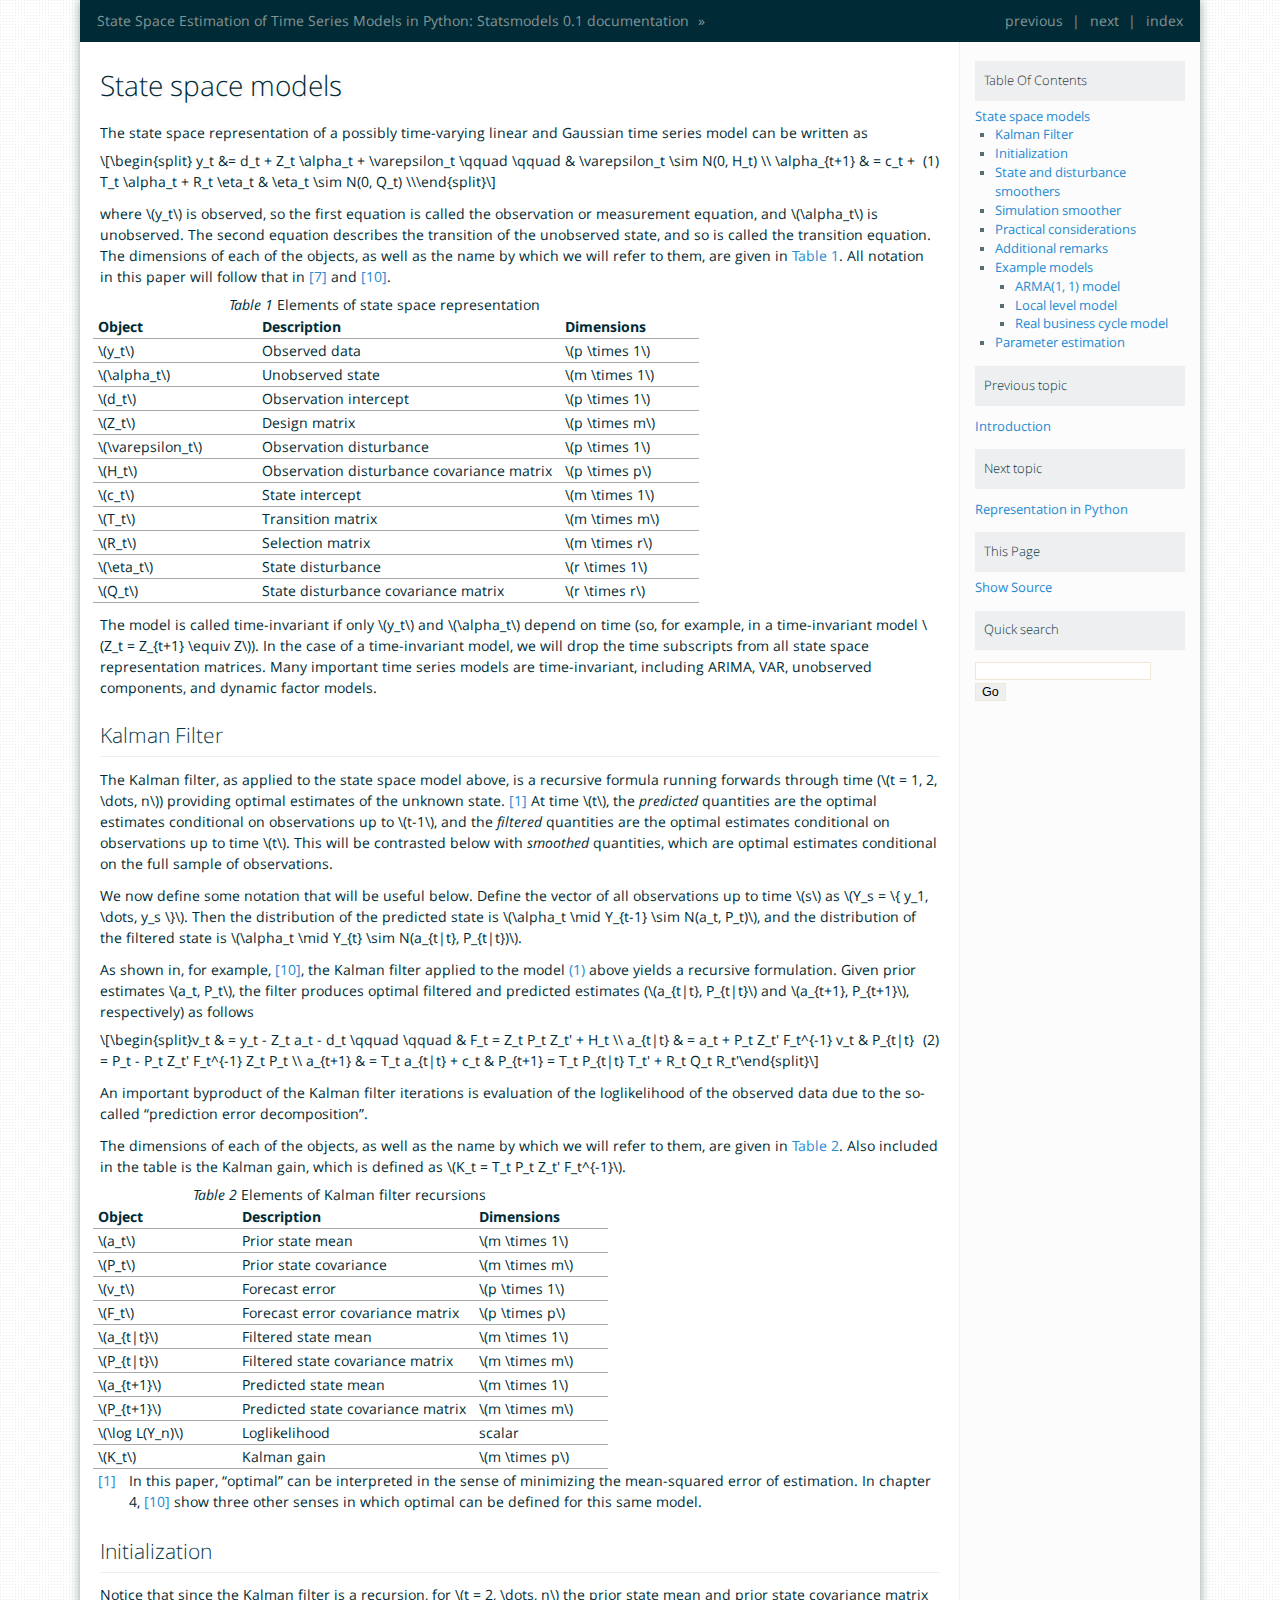
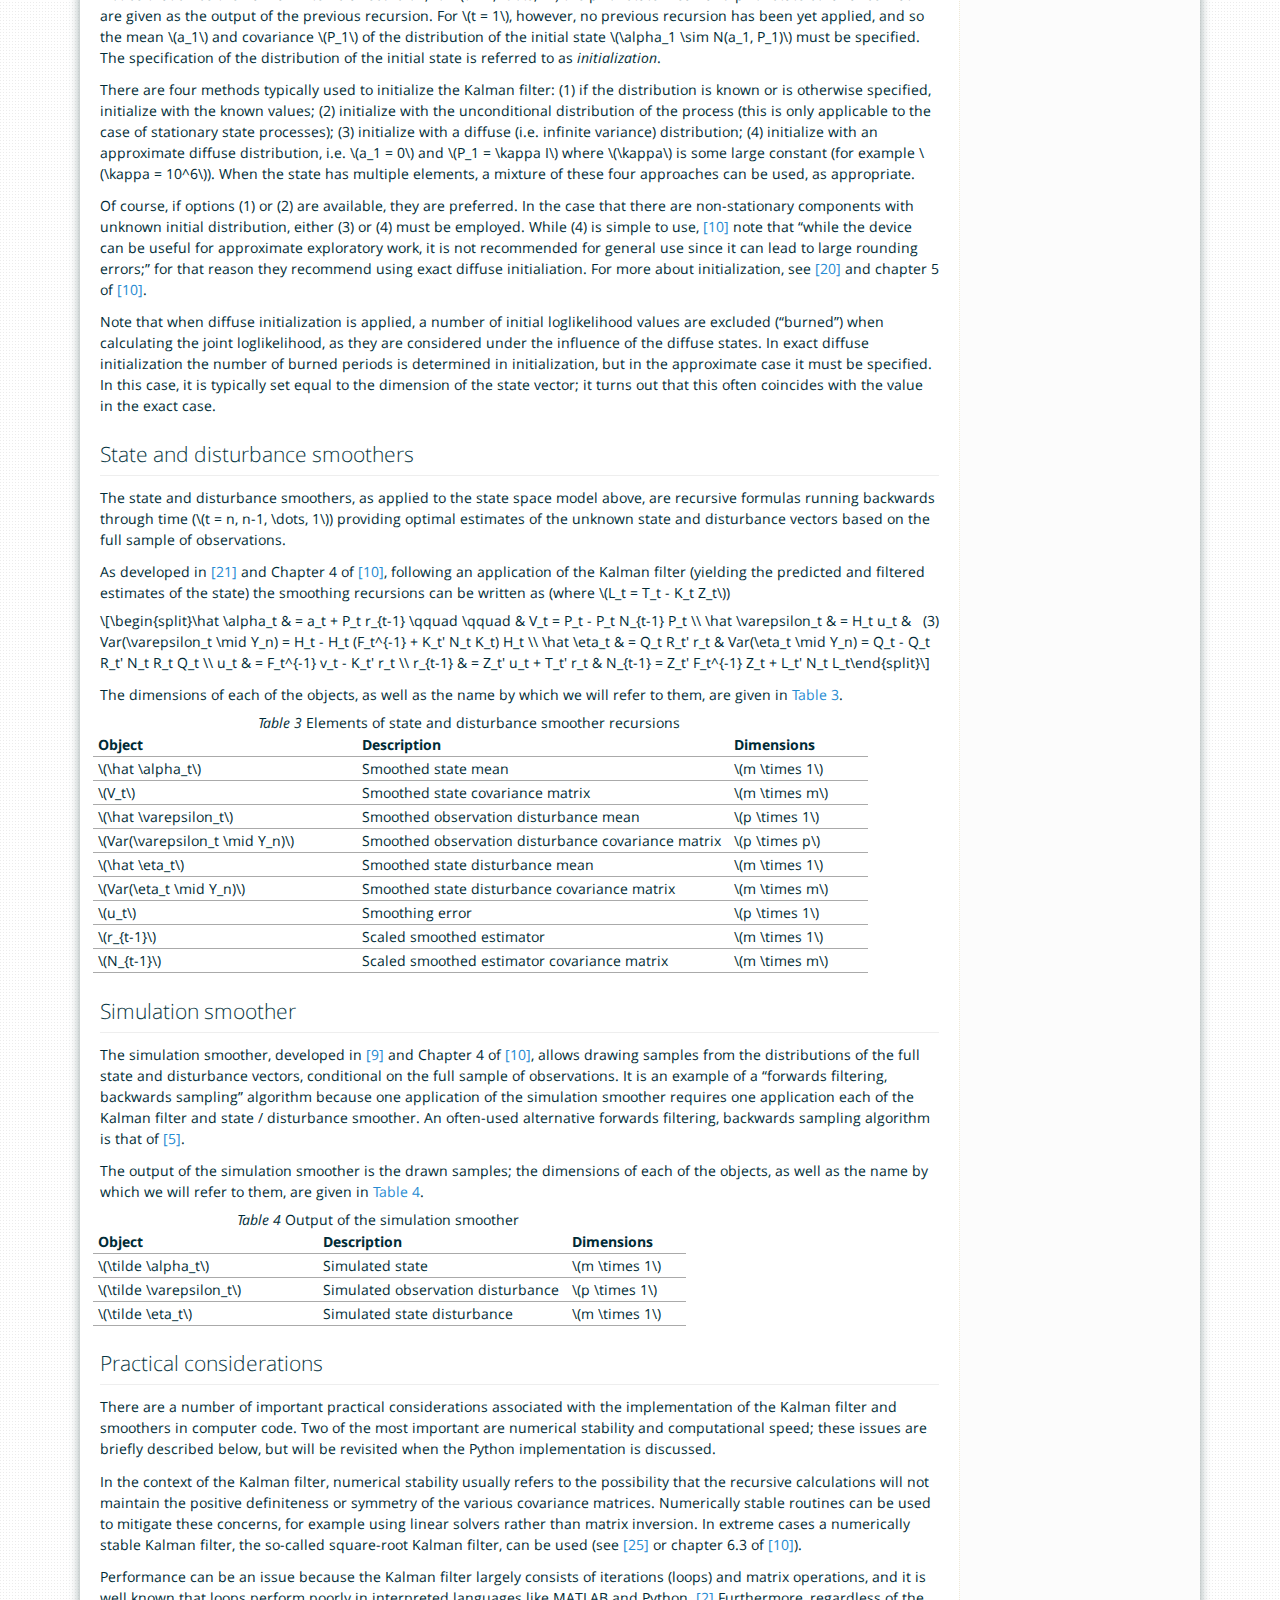
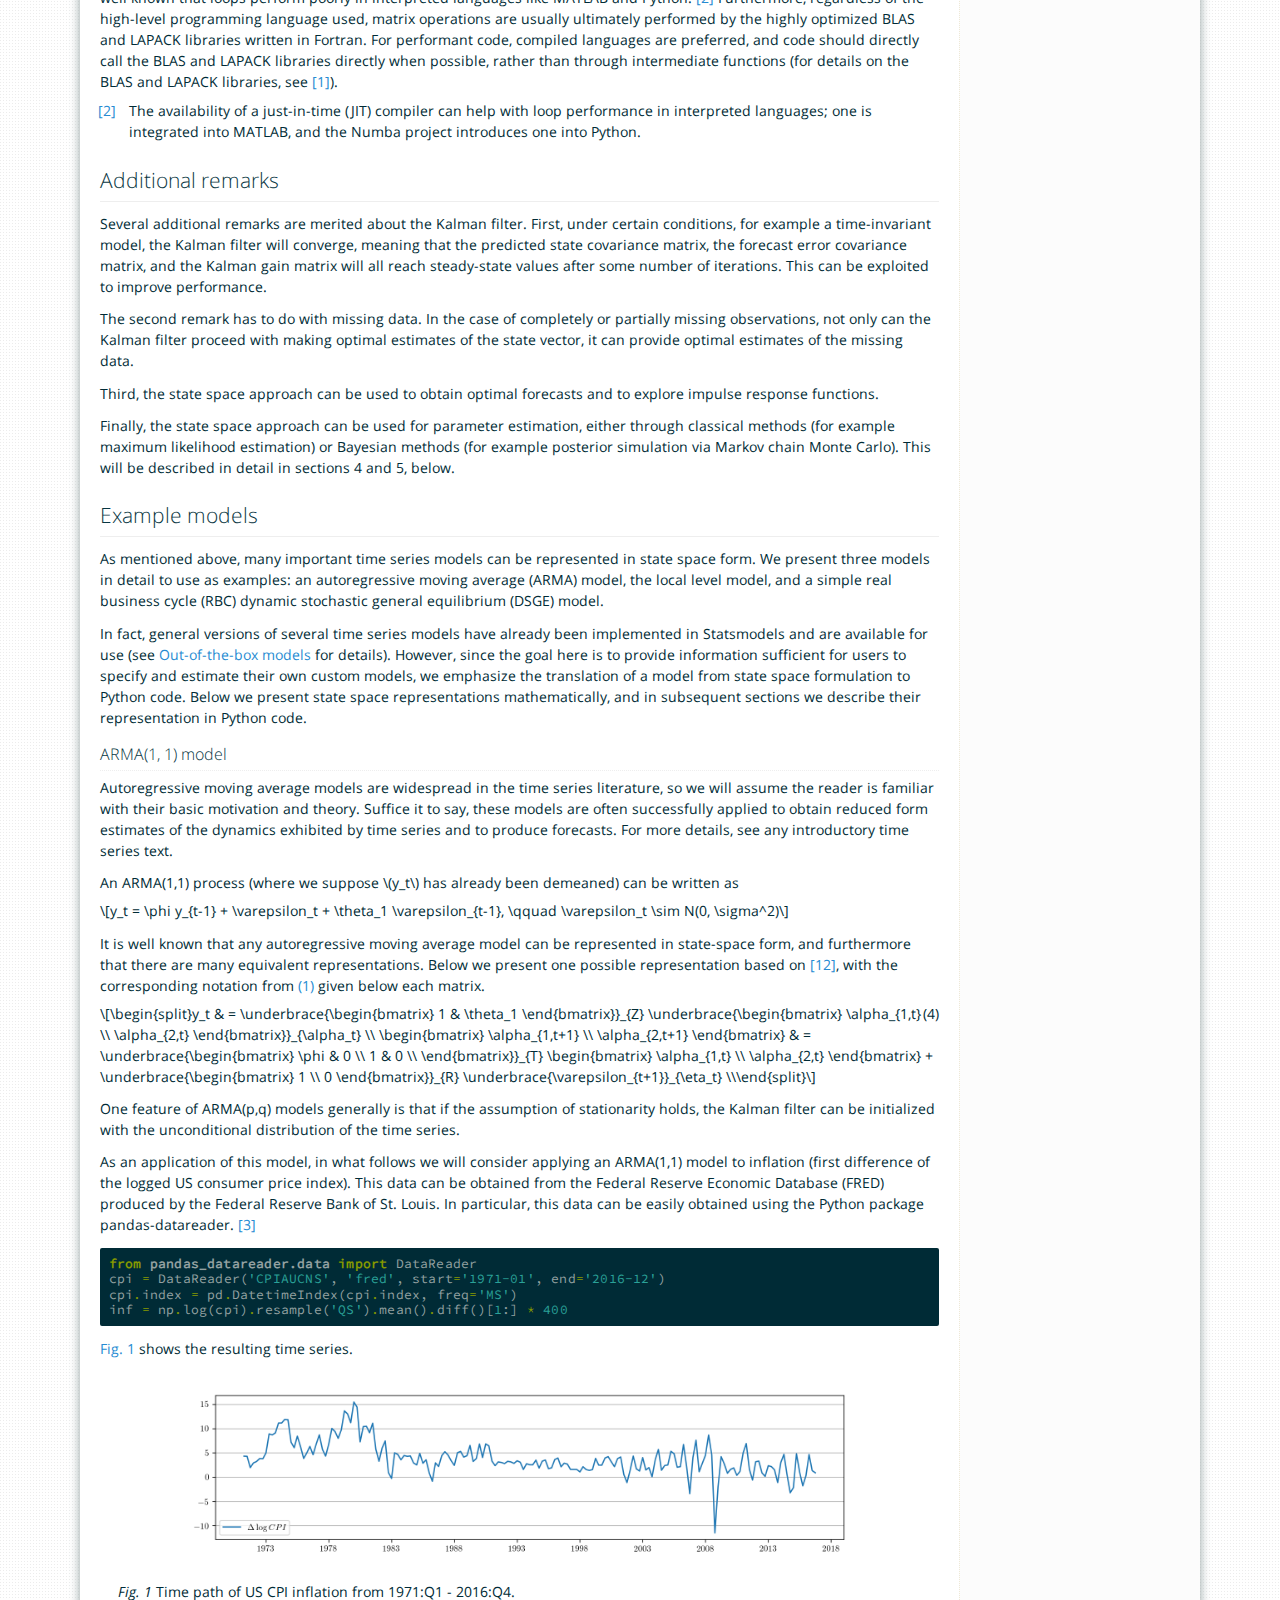
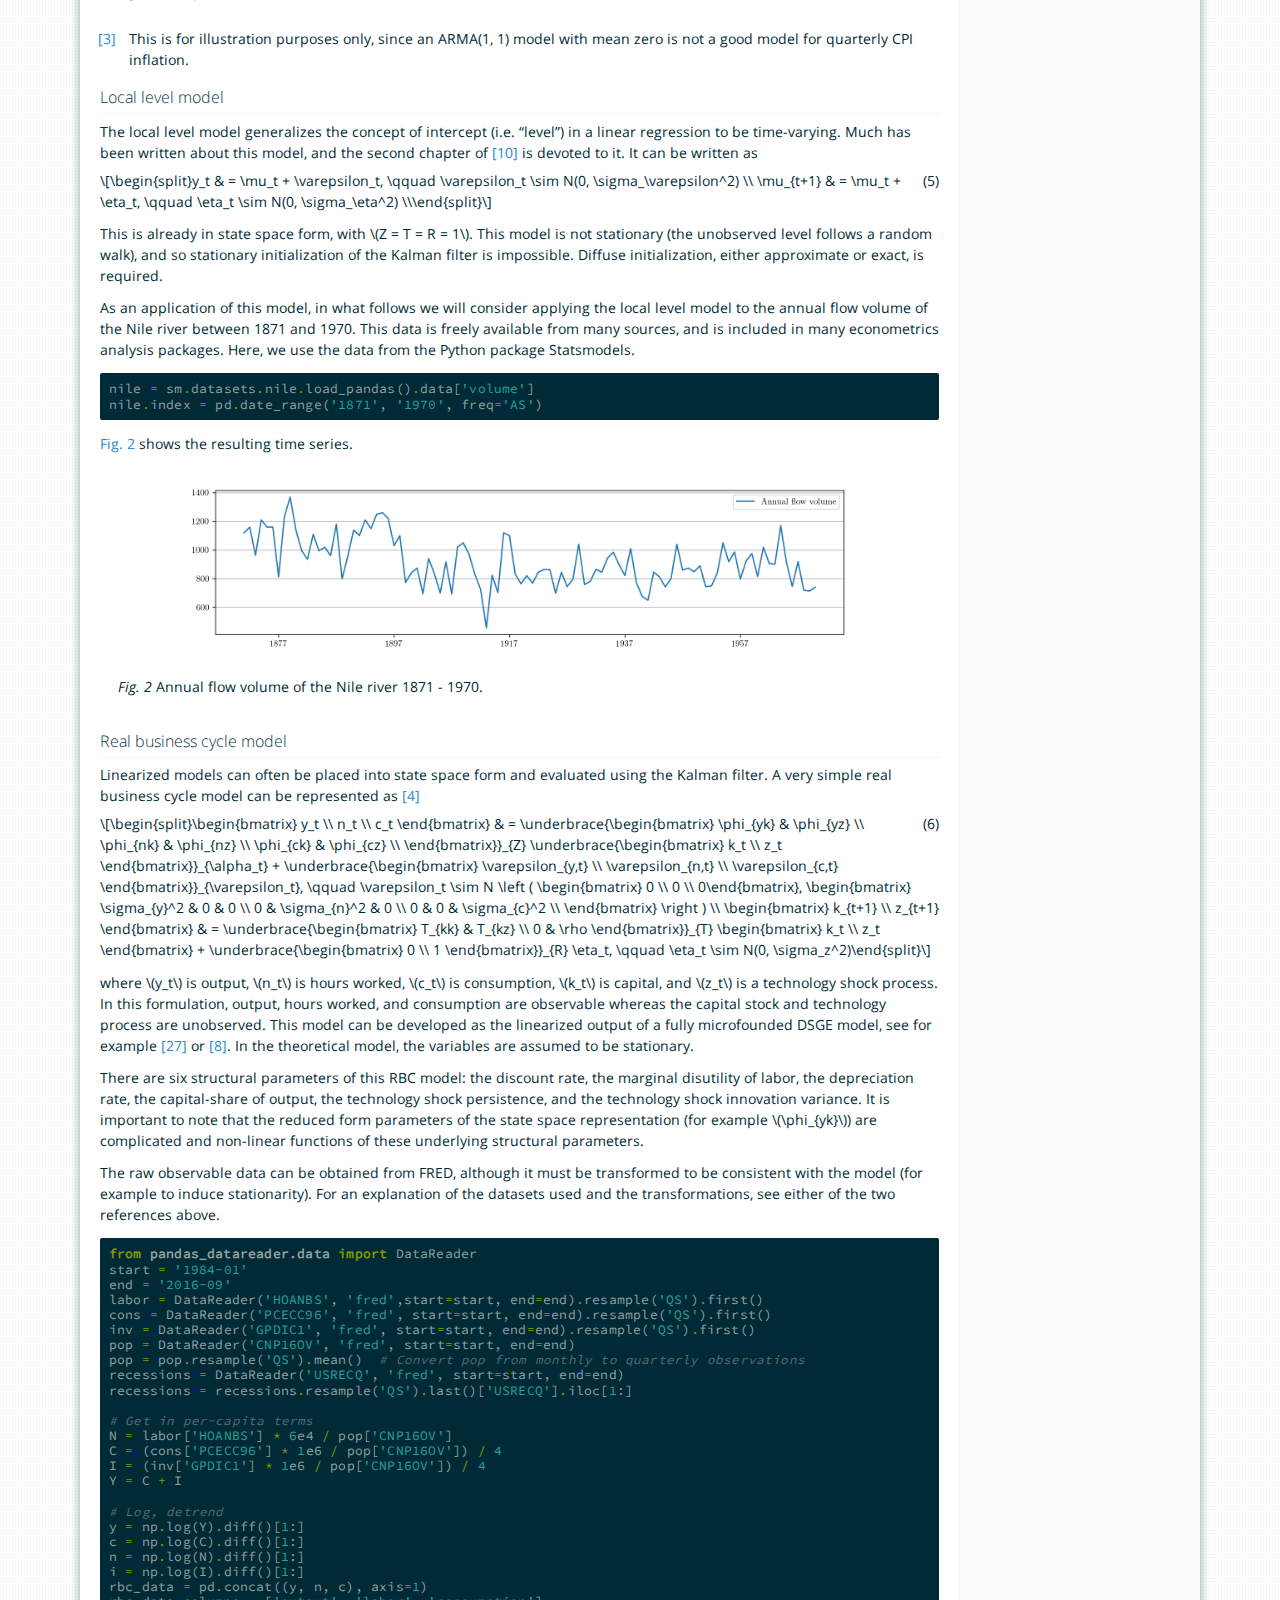
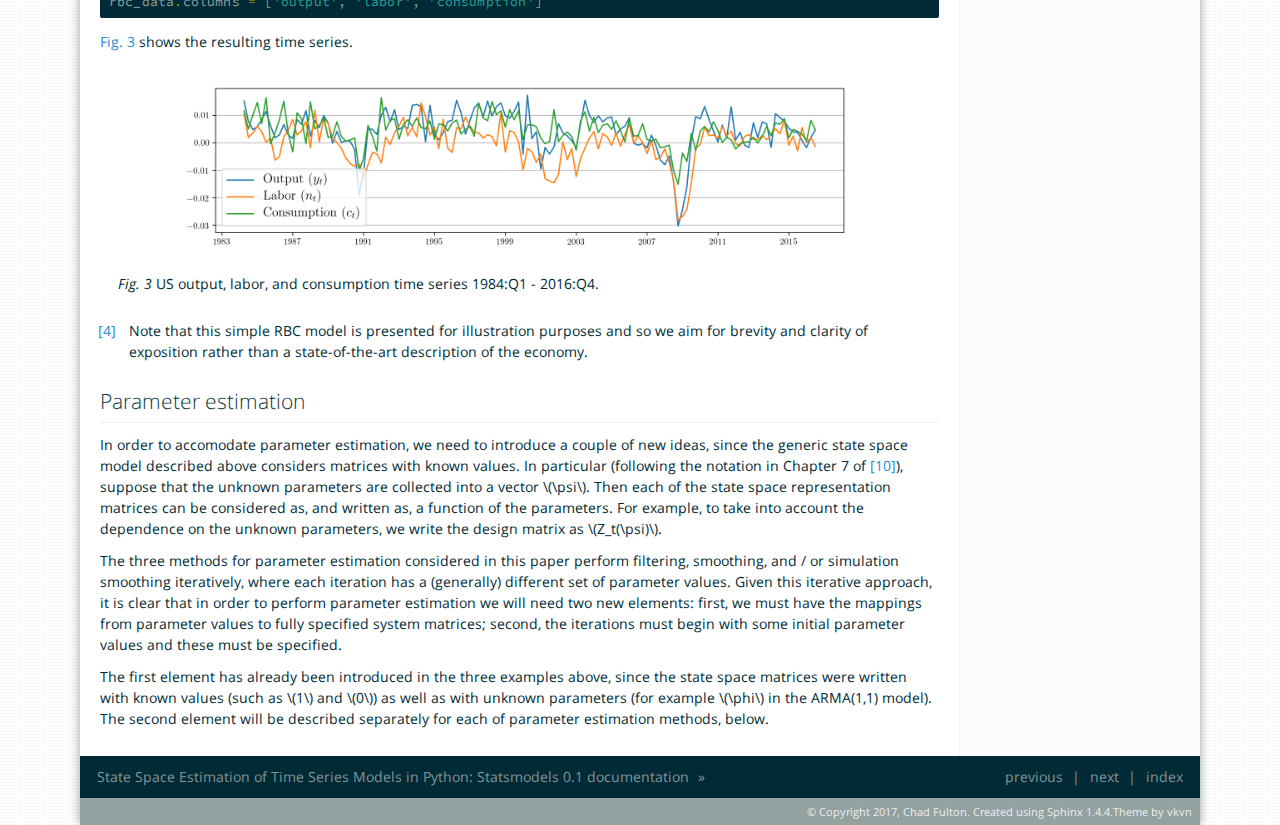
<file: docs/sections/2-state_space_models.html>
<!DOCTYPE html>


<html xmlns="http://www.w3.org/1999/xhtml">
  <head>
    <meta http-equiv="Content-Type" content="text/html; charset=utf-8" />
    
    <title>State space models &mdash; State Space Estimation of Time Series Models in Python: Statsmodels 0.1 documentation</title>
    
    <link rel="stylesheet" href="../_static/solar.css" type="text/css" />
    <link rel="stylesheet" href="../_static/pygments.css" type="text/css" />
    
    <script type="text/javascript">
      var DOCUMENTATION_OPTIONS = {
        URL_ROOT:    '../',
        VERSION:     '0.1',
        COLLAPSE_INDEX: false,
        FILE_SUFFIX: '.html',
        HAS_SOURCE:  true
      };
    </script>
    <script type="text/javascript" src="../_static/jquery.js"></script>
    <script type="text/javascript" src="../_static/underscore.js"></script>
    <script type="text/javascript" src="../_static/doctools.js"></script>
    <script type="text/javascript" src="https://cdn.mathjax.org/mathjax/latest/MathJax.js?config=TeX-AMS-MML_HTMLorMML"></script>
    <link rel="top" title="State Space Estimation of Time Series Models in Python: Statsmodels 0.1 documentation" href="../index.html" />
    <link rel="next" title="Representation in Python" href="3-python_representation.html" />
    <link rel="prev" title="Introduction" href="1-introduction.html" /><!--<link href='http://fonts.googleapis.com/css?family=Source+Code+Pro|Open+Sans:300italic,400italic,700italic,400,300,700' rel='stylesheet' type='text/css'>-->
<link href="../_static/google-fonts.css" rel="stylesheet">
<link href="../_static/solarized-dark.css" rel="stylesheet">
  </head>
  <body role="document">
    <div class="related" role="navigation" aria-label="related navigation">
      <h3>Navigation</h3>
      <ul>
        <li class="right" style="margin-right: 10px">
          <a href="../genindex.html" title="General Index"
             accesskey="I">index</a></li>
        <li class="right" >
          <a href="3-python_representation.html" title="Representation in Python"
             accesskey="N">next</a> |</li>
        <li class="right" >
          <a href="1-introduction.html" title="Introduction"
             accesskey="P">previous</a> |</li>
        <li class="nav-item nav-item-0"><a href="../index.html">State Space Estimation of Time Series Models in Python: Statsmodels 0.1 documentation</a> &raquo;</li> 
      </ul>
    </div>
      <div class="sphinxsidebar" role="navigation" aria-label="main navigation">
        <div class="sphinxsidebarwrapper">
  <h3><a href="../index.html">Table Of Contents</a></h3>
  <ul>
<li><a class="reference internal" href="#">State space models</a><ul>
<li><a class="reference internal" href="#kalman-filter">Kalman Filter</a></li>
<li><a class="reference internal" href="#initialization">Initialization</a></li>
<li><a class="reference internal" href="#state-and-disturbance-smoothers">State and disturbance smoothers</a></li>
<li><a class="reference internal" href="#simulation-smoother">Simulation smoother</a></li>
<li><a class="reference internal" href="#practical-considerations">Practical considerations</a></li>
<li><a class="reference internal" href="#additional-remarks">Additional remarks</a></li>
<li><a class="reference internal" href="#example-models">Example models</a><ul>
<li><a class="reference internal" href="#arma-1-1-model">ARMA(1, 1) model</a></li>
<li><a class="reference internal" href="#local-level-model">Local level model</a></li>
<li><a class="reference internal" href="#real-business-cycle-model">Real business cycle model</a></li>
</ul>
</li>
<li><a class="reference internal" href="#parameter-estimation">Parameter estimation</a></li>
</ul>
</li>
</ul>

  <h4>Previous topic</h4>
  <p class="topless"><a href="1-introduction.html"
                        title="previous chapter">Introduction</a></p>
  <h4>Next topic</h4>
  <p class="topless"><a href="3-python_representation.html"
                        title="next chapter">Representation in Python</a></p>
  <div role="note" aria-label="source link">
    <h3>This Page</h3>
    <ul class="this-page-menu">
      <li><a href="../_sources/sections/2-state_space_models.txt"
            rel="nofollow">Show Source</a></li>
    </ul>
   </div>
<div id="searchbox" style="display: none" role="search">
  <h3>Quick search</h3>
    <form class="search" action="../search.html" method="get">
      <div><input type="text" name="q" /></div>
      <div><input type="submit" value="Go" /></div>
      <input type="hidden" name="check_keywords" value="yes" />
      <input type="hidden" name="area" value="default" />
    </form>
</div>
<script type="text/javascript">$('#searchbox').show(0);</script>
        </div>
      </div>

    <div class="document">
      <div class="documentwrapper">
        <div class="bodywrapper">
          <div class="body" role="main">
            
  <div class="section" id="state-space-models">
<span id="id1"></span><h1>State space models<a class="headerlink" href="#state-space-models" title="Permalink to this headline">¶</a></h1>
<p>The state space representation of a possibly time-varying linear and Gaussian
time series model can be written as</p>
<div class="math" id="equation-sspace">
<span class="eqno">(1)</span>\[\begin{split} y_t &amp;= d_t + Z_t \alpha_t + \varepsilon_t \qquad \qquad &amp; \varepsilon_t \sim N(0, H_t) \\
 \alpha_{t+1} &amp; = c_t + T_t \alpha_t + R_t \eta_t  &amp; \eta_t \sim N(0, Q_t) \\\end{split}\]</div>
<p>where <span class="math">\(y_t\)</span> is observed, so the first equation is called the observation
or measurement equation, and <span class="math">\(\alpha_t\)</span> is unobserved. The second
equation describes the transition of the unobserved state, and so is called the
transition equation. The dimensions of each of the objects, as well as the name
by which we will refer to them, are given in <a class="reference internal" href="#table-sspace"><span class="std std-numref">Table 1</span></a>. All
notation in this paper will follow that in <a class="reference internal" href="9-references.html#commandeur-statistical-2011" id="id2">[7]</a>
and <a class="reference internal" href="9-references.html#durbin-time-2012" id="id3">[10]</a>.</p>
<table border="1" class="docutils" id="id30">
<span id="table-sspace"></span><caption><span class="caption-number">Table 1 </span><span class="caption-text">Elements of state space representation</span><a class="headerlink" href="#id30" title="Permalink to this table">¶</a></caption>
<colgroup>
<col width="27%" />
<col width="50%" />
<col width="23%" />
</colgroup>
<thead valign="bottom">
<tr class="row-odd"><th class="head">Object</th>
<th class="head">Description</th>
<th class="head">Dimensions</th>
</tr>
</thead>
<tbody valign="top">
<tr class="row-even"><td><span class="math">\(y_t\)</span></td>
<td>Observed data</td>
<td><span class="math">\(p \times 1\)</span></td>
</tr>
<tr class="row-odd"><td><span class="math">\(\alpha_t\)</span></td>
<td>Unobserved state</td>
<td><span class="math">\(m \times 1\)</span></td>
</tr>
<tr class="row-even"><td><span class="math">\(d_t\)</span></td>
<td>Observation intercept</td>
<td><span class="math">\(p \times 1\)</span></td>
</tr>
<tr class="row-odd"><td><span class="math">\(Z_t\)</span></td>
<td>Design matrix</td>
<td><span class="math">\(p \times m\)</span></td>
</tr>
<tr class="row-even"><td><span class="math">\(\varepsilon_t\)</span></td>
<td>Observation disturbance</td>
<td><span class="math">\(p \times 1\)</span></td>
</tr>
<tr class="row-odd"><td><span class="math">\(H_t\)</span></td>
<td>Observation disturbance covariance matrix</td>
<td><span class="math">\(p \times p\)</span></td>
</tr>
<tr class="row-even"><td><span class="math">\(c_t\)</span></td>
<td>State intercept</td>
<td><span class="math">\(m \times 1\)</span></td>
</tr>
<tr class="row-odd"><td><span class="math">\(T_t\)</span></td>
<td>Transition matrix</td>
<td><span class="math">\(m \times m\)</span></td>
</tr>
<tr class="row-even"><td><span class="math">\(R_t\)</span></td>
<td>Selection matrix</td>
<td><span class="math">\(m \times r\)</span></td>
</tr>
<tr class="row-odd"><td><span class="math">\(\eta_t\)</span></td>
<td>State disturbance</td>
<td><span class="math">\(r \times 1\)</span></td>
</tr>
<tr class="row-even"><td><span class="math">\(Q_t\)</span></td>
<td>State disturbance covariance matrix</td>
<td><span class="math">\(r \times r\)</span></td>
</tr>
</tbody>
</table>
<p>The model is called time-invariant if only <span class="math">\(y_t\)</span> and <span class="math">\(\alpha_t\)</span>
depend on time (so, for example, in a time-invariant model
<span class="math">\(Z_t = Z_{t+1} \equiv Z\)</span>). In the case of a time-invariant model, we will
drop the time subscripts from all state space representation matrices. Many
important time series models are time-invariant, including ARIMA, VAR,
unobserved components, and dynamic factor models.</p>
<div class="section" id="kalman-filter">
<h2>Kalman Filter<a class="headerlink" href="#kalman-filter" title="Permalink to this headline">¶</a></h2>
<p>The Kalman filter, as applied to the state space model above, is a recursive
formula running forwards through time (<span class="math">\(t = 1, 2, \dots, n\)</span>) providing
optimal estimates of the unknown state. <a class="footnote-reference" href="#id6" id="id4">[1]</a> At time <span class="math">\(t\)</span>,
the <em>predicted</em> quantities are the optimal estimates conditional on
observations up to <span class="math">\(t-1\)</span>, and the <em>filtered</em> quantities are the optimal
estimates conditional on observations up to time <span class="math">\(t\)</span>. This will be
contrasted below with <em>smoothed</em> quantities, which are optimal estimates
conditional on the full sample of observations.</p>
<p>We now define some notation that will be useful below. Define the vector of
all observations up to time <span class="math">\(s\)</span> as <span class="math">\(Y_s = \{ y_1, \dots, y_s \}\)</span>.
Then the distribution of the predicted state is
<span class="math">\(\alpha_t \mid Y_{t-1} \sim N(a_t, P_t)\)</span>, and the distribution of the
filtered state is <span class="math">\(\alpha_t \mid Y_{t} \sim N(a_{t|t}, P_{t|t})\)</span>.</p>
<p>As shown in, for example, <a class="reference internal" href="9-references.html#durbin-time-2012" id="id5">[10]</a>, the Kalman filter applied
to the model <a href="#equation-sspace">(1)</a> above yields a recursive formulation. Given
prior estimates <span class="math">\(a_t, P_t\)</span>, the filter produces optimal filtered and
predicted estimates (<span class="math">\(a_{t|t}, P_{t|t}\)</span> and <span class="math">\(a_{t+1}, P_{t+1}\)</span>,
respectively) as follows</p>
<div class="math" id="equation-kfilter">
<span class="eqno">(2)</span>\[\begin{split}v_t &amp; = y_t - Z_t a_t - d_t \qquad \qquad &amp; F_t = Z_t P_t Z_t' + H_t \\
a_{t|t} &amp; = a_t + P_t Z_t' F_t^{-1} v_t &amp; P_{t|t} = P_t - P_t Z_t' F_t^{-1} Z_t P_t \\
a_{t+1} &amp; = T_t a_{t|t} + c_t &amp; P_{t+1} = T_t P_{t|t} T_t' + R_t Q_t R_t'\end{split}\]</div>
<p>An important byproduct of the Kalman filter iterations is evaluation of the
loglikelihood of the observed data due to the so-called &#8220;prediction error
decomposition&#8221;.</p>
<p>The dimensions of each of the objects, as well as the name
by which we will refer to them, are given in <a class="reference internal" href="#table-kfilter"><span class="std std-numref">Table 2</span></a>. Also
included in the table is the Kalman gain, which is defined as
<span class="math">\(K_t = T_t P_t Z_t' F_t^{-1}\)</span>.</p>
<table border="1" class="docutils" id="id31">
<span id="table-kfilter"></span><caption><span class="caption-number">Table 2 </span><span class="caption-text">Elements of Kalman filter recursions</span><a class="headerlink" href="#id31" title="Permalink to this table">¶</a></caption>
<colgroup>
<col width="28%" />
<col width="46%" />
<col width="26%" />
</colgroup>
<thead valign="bottom">
<tr class="row-odd"><th class="head">Object</th>
<th class="head">Description</th>
<th class="head">Dimensions</th>
</tr>
</thead>
<tbody valign="top">
<tr class="row-even"><td><span class="math">\(a_t\)</span></td>
<td>Prior state mean</td>
<td><span class="math">\(m \times 1\)</span></td>
</tr>
<tr class="row-odd"><td><span class="math">\(P_t\)</span></td>
<td>Prior state covariance</td>
<td><span class="math">\(m \times m\)</span></td>
</tr>
<tr class="row-even"><td><span class="math">\(v_t\)</span></td>
<td>Forecast error</td>
<td><span class="math">\(p \times 1\)</span></td>
</tr>
<tr class="row-odd"><td><span class="math">\(F_t\)</span></td>
<td>Forecast error covariance matrix</td>
<td><span class="math">\(p \times p\)</span></td>
</tr>
<tr class="row-even"><td><span class="math">\(a_{t|t}\)</span></td>
<td>Filtered state mean</td>
<td><span class="math">\(m \times 1\)</span></td>
</tr>
<tr class="row-odd"><td><span class="math">\(P_{t|t}\)</span></td>
<td>Filtered state covariance matrix</td>
<td><span class="math">\(m \times m\)</span></td>
</tr>
<tr class="row-even"><td><span class="math">\(a_{t+1}\)</span></td>
<td>Predicted state mean</td>
<td><span class="math">\(m \times 1\)</span></td>
</tr>
<tr class="row-odd"><td><span class="math">\(P_{t+1}\)</span></td>
<td>Predicted state covariance matrix</td>
<td><span class="math">\(m \times m\)</span></td>
</tr>
<tr class="row-even"><td><span class="math">\(\log L(Y_n)\)</span></td>
<td>Loglikelihood</td>
<td>scalar</td>
</tr>
<tr class="row-odd"><td><span class="math">\(K_t\)</span></td>
<td>Kalman gain</td>
<td><span class="math">\(m \times p\)</span></td>
</tr>
</tbody>
</table>
<table class="docutils footnote" frame="void" id="id6" rules="none">
<colgroup><col class="label" /><col /></colgroup>
<tbody valign="top">
<tr><td class="label"><a class="fn-backref" href="#id4">[1]</a></td><td>In this paper, &#8220;optimal&#8221; can be interpreted in the sense of minimizing
the mean-squared error of estimation. In chapter 4,
<a class="reference internal" href="9-references.html#durbin-time-2012" id="id7">[10]</a> show three other senses in which optimal can be
defined for this same model.</td></tr>
</tbody>
</table>
</div>
<div class="section" id="initialization">
<h2>Initialization<a class="headerlink" href="#initialization" title="Permalink to this headline">¶</a></h2>
<p>Notice that since the Kalman filter is a recursion, for <span class="math">\(t = 2, \dots, n\)</span>
the prior state mean and prior state covariance matrix are given as the output
of the previous recursion. For <span class="math">\(t = 1\)</span>, however, no previous recursion
has been yet applied, and so the mean <span class="math">\(a_1\)</span> and covariance <span class="math">\(P_1\)</span> of
the distribution of the initial state <span class="math">\(\alpha_1 \sim N(a_1, P_1)\)</span> must
be specified. The specification of the distribution of the initial state is
referred to as <em>initialization</em>.</p>
<p>There are four methods typically used to initialize the Kalman filter:
(1) if the distribution is known or is otherwise specified, initialize with
the known values; (2) initialize with the unconditional distribution of the
process (this is only applicable to the case of stationary state processes);
(3) initialize with a diffuse (i.e. infinite variance) distribution;
(4) initialize with an approximate diffuse distribution, i.e. <span class="math">\(a_1 = 0\)</span>
and <span class="math">\(P_1 = \kappa I\)</span> where <span class="math">\(\kappa\)</span> is some large constant (for
example <span class="math">\(\kappa = 10^6\)</span>). When the state has multiple elements, a mixture
of these four approaches can be used, as appropriate.</p>
<p>Of course, if options (1) or (2) are available, they are preferred. In the case
that there are non-stationary components with unknown initial distribution,
either (3) or (4) must be employed. While (4) is simple to use,
<a class="reference internal" href="9-references.html#durbin-time-2012" id="id8">[10]</a> note that &#8220;while the device can be useful for
approximate exploratory work, it is not recommended for general use since it
can lead to large rounding errors;&#8221; for that reason they recommend using exact
diffuse initialiation. For more about initialization, see
<a class="reference internal" href="9-references.html#koopman-filtering-2003" id="id9">[20]</a> and chapter 5 of <a class="reference internal" href="9-references.html#durbin-time-2012" id="id10">[10]</a>.</p>
<p>Note that when diffuse initialization is applied, a number of initial
loglikelihood values are excluded (&#8220;burned&#8221;) when calculating the joint
loglikelihood, as they are considered under the influence of the diffuse
states. In exact diffuse initialization the number of burned periods is
determined in initialization, but in the approximate case it must be specified.
In this case, it is typically set equal to the dimension of the state vector;
it turns out that this often coincides with the value in the exact case.</p>
</div>
<div class="section" id="state-and-disturbance-smoothers">
<h2>State and disturbance smoothers<a class="headerlink" href="#state-and-disturbance-smoothers" title="Permalink to this headline">¶</a></h2>
<p>The state and disturbance smoothers, as applied to the state space model above,
are recursive formulas running backwards through time
(<span class="math">\(t = n, n-1, \dots, 1\)</span>) providing optimal estimates of the unknown
state and disturbance vectors based on the full sample of observations.</p>
<p>As developed in <a class="reference internal" href="9-references.html#koopman-disturbance-1993" id="id11">[21]</a> and Chapter 4 of
<a class="reference internal" href="9-references.html#durbin-time-2012" id="id12">[10]</a>, following an application of the Kalman filter
(yielding the predicted and filtered estimates of the state) the smoothing
recursions can be written as (where <span class="math">\(L_t = T_t - K_t Z_t\)</span>)</p>
<div class="math" id="equation-smoothers">
<span class="eqno">(3)</span>\[\begin{split}\hat \alpha_t &amp; = a_t + P_t r_{t-1} \qquad \qquad &amp; V_t = P_t - P_t N_{t-1} P_t \\
\hat \varepsilon_t &amp; = H_t u_t &amp; Var(\varepsilon_t \mid Y_n) = H_t - H_t (F_t^{-1} + K_t' N_t K_t) H_t \\
\hat \eta_t &amp; = Q_t R_t' r_t &amp; Var(\eta_t \mid Y_n) = Q_t - Q_t R_t' N_t R_t Q_t \\
u_t &amp; = F_t^{-1} v_t - K_t' r_t \\
r_{t-1} &amp; = Z_t' u_t + T_t' r_t &amp; N_{t-1} = Z_t' F_t^{-1} Z_t + L_t' N_t L_t\end{split}\]</div>
<p>The dimensions of each of the objects, as well as the name
by which we will refer to them, are given in <a class="reference internal" href="#table-smoothers"><span class="std std-numref">Table 3</span></a>.</p>
<table border="1" class="docutils" id="id32">
<span id="table-smoothers"></span><caption><span class="caption-number">Table 3 </span><span class="caption-text">Elements of state and disturbance smoother recursions</span><a class="headerlink" href="#id32" title="Permalink to this table">¶</a></caption>
<colgroup>
<col width="34%" />
<col width="48%" />
<col width="18%" />
</colgroup>
<thead valign="bottom">
<tr class="row-odd"><th class="head">Object</th>
<th class="head">Description</th>
<th class="head">Dimensions</th>
</tr>
</thead>
<tbody valign="top">
<tr class="row-even"><td><span class="math">\(\hat \alpha_t\)</span></td>
<td>Smoothed state mean</td>
<td><span class="math">\(m \times 1\)</span></td>
</tr>
<tr class="row-odd"><td><span class="math">\(V_t\)</span></td>
<td>Smoothed state covariance matrix</td>
<td><span class="math">\(m \times m\)</span></td>
</tr>
<tr class="row-even"><td><span class="math">\(\hat \varepsilon_t\)</span></td>
<td>Smoothed observation disturbance mean</td>
<td><span class="math">\(p \times 1\)</span></td>
</tr>
<tr class="row-odd"><td><span class="math">\(Var(\varepsilon_t \mid Y_n)\)</span></td>
<td>Smoothed observation disturbance covariance matrix</td>
<td><span class="math">\(p \times p\)</span></td>
</tr>
<tr class="row-even"><td><span class="math">\(\hat \eta_t\)</span></td>
<td>Smoothed state disturbance mean</td>
<td><span class="math">\(m \times 1\)</span></td>
</tr>
<tr class="row-odd"><td><span class="math">\(Var(\eta_t \mid Y_n)\)</span></td>
<td>Smoothed state disturbance covariance matrix</td>
<td><span class="math">\(m \times m\)</span></td>
</tr>
<tr class="row-even"><td><span class="math">\(u_t\)</span></td>
<td>Smoothing error</td>
<td><span class="math">\(p \times 1\)</span></td>
</tr>
<tr class="row-odd"><td><span class="math">\(r_{t-1}\)</span></td>
<td>Scaled smoothed estimator</td>
<td><span class="math">\(m \times 1\)</span></td>
</tr>
<tr class="row-even"><td><span class="math">\(N_{t-1}\)</span></td>
<td>Scaled smoothed estimator covariance matrix</td>
<td><span class="math">\(m \times m\)</span></td>
</tr>
</tbody>
</table>
</div>
<div class="section" id="simulation-smoother">
<h2>Simulation smoother<a class="headerlink" href="#simulation-smoother" title="Permalink to this headline">¶</a></h2>
<p>The simulation smoother, developed in <a class="reference internal" href="9-references.html#durbin-simple-2002" id="id13">[9]</a> and Chapter 4
of <a class="reference internal" href="9-references.html#durbin-time-2012" id="id14">[10]</a>, allows drawing samples from the distributions of
the full state and disturbance vectors, conditional on the full sample of
observations. It is an example of a &#8220;forwards filtering, backwards sampling&#8221;
algorithm because one application of the simulation smoother requires one
application each of the Kalman filter and state / disturbance smoother. An
often-used alternative forwards filtering, backwards sampling algorithm is that
of <a class="reference internal" href="9-references.html#carter-gibbs-1994" id="id15">[5]</a>.</p>
<p>The output of the simulation smoother is the drawn samples; the dimensions of
each of the objects, as well as the name by which we will refer to them, are
given in <a class="reference internal" href="#table-simsmoothers"><span class="std std-numref">Table 4</span></a>.</p>
<table border="1" class="docutils" id="id33">
<span id="table-simsmoothers"></span><caption><span class="caption-number">Table 4 </span><span class="caption-text">Output of the simulation smoother</span><a class="headerlink" href="#id33" title="Permalink to this table">¶</a></caption>
<colgroup>
<col width="38%" />
<col width="42%" />
<col width="20%" />
</colgroup>
<thead valign="bottom">
<tr class="row-odd"><th class="head">Object</th>
<th class="head">Description</th>
<th class="head">Dimensions</th>
</tr>
</thead>
<tbody valign="top">
<tr class="row-even"><td><span class="math">\(\tilde \alpha_t\)</span></td>
<td>Simulated state</td>
<td><span class="math">\(m \times 1\)</span></td>
</tr>
<tr class="row-odd"><td><span class="math">\(\tilde \varepsilon_t\)</span></td>
<td>Simulated observation disturbance</td>
<td><span class="math">\(p \times 1\)</span></td>
</tr>
<tr class="row-even"><td><span class="math">\(\tilde \eta_t\)</span></td>
<td>Simulated state disturbance</td>
<td><span class="math">\(m \times 1\)</span></td>
</tr>
</tbody>
</table>
</div>
<div class="section" id="practical-considerations">
<h2>Practical considerations<a class="headerlink" href="#practical-considerations" title="Permalink to this headline">¶</a></h2>
<p>There are a number of important practical considerations associated with the
implementation of the Kalman filter and smoothers in computer code. Two of the
most important are numerical stability and computational speed; these issues
are briefly described below, but will be revisited when the Python
implementation is discussed.</p>
<p>In the context of the Kalman filter, numerical stability usually refers to the
possibility that the recursive calculations will not maintain the positive
definiteness or symmetry of the various covariance matrices. Numerically stable
routines can be used to mitigate these concerns, for example using linear
solvers rather than matrix inversion. In extreme cases a numerically stable
Kalman filter, the so-called square-root Kalman filter, can be used (see
<a class="reference internal" href="9-references.html#morf-square-root-1975" id="id16">[25]</a> or chapter 6.3 of <a class="reference internal" href="9-references.html#durbin-time-2012" id="id17">[10]</a>).</p>
<p>Performance can be an issue because the Kalman filter largely consists
of iterations (loops) and matrix operations, and it is well known that loops
perform poorly in interpreted languages like MATLAB and Python. <a class="footnote-reference" href="#id20" id="id18">[2]</a>
Furthermore, regardless of the high-level programming language used, matrix
operations are usually ultimately performed by the highly optimized BLAS and
LAPACK libraries written in Fortran. For performant code, compiled languages
are preferred, and code should directly call the BLAS and LAPACK libraries
directly when possible, rather than through intermediate functions (for details
on the BLAS and LAPACK libraries, see <a class="reference internal" href="9-references.html#anderson-lapack-1999" id="id19">[1]</a>).</p>
<table class="docutils footnote" frame="void" id="id20" rules="none">
<colgroup><col class="label" /><col /></colgroup>
<tbody valign="top">
<tr><td class="label"><a class="fn-backref" href="#id18">[2]</a></td><td>The availability of a just-in-time (JIT) compiler can help with loop
performance in interpreted languages; one is integrated into MATLAB, and
the Numba project introduces one into Python.</td></tr>
</tbody>
</table>
</div>
<div class="section" id="additional-remarks">
<h2>Additional remarks<a class="headerlink" href="#additional-remarks" title="Permalink to this headline">¶</a></h2>
<p>Several additional remarks are merited about the Kalman filter. First, under
certain conditions, for example a time-invariant model, the Kalman filter will
converge, meaning that the predicted state covariance matrix, the forecast
error covariance matrix, and the Kalman gain matrix will all reach steady-state
values after some number of iterations. This can be exploited to improve
performance.</p>
<p>The second remark has to do with missing data. In the case of completely or
partially missing observations, not only can the Kalman filter proceed with
making optimal estimates of the state vector, it can provide optimal
estimates of the missing data.</p>
<p>Third, the state space approach can be used to obtain optimal forecasts and to
explore impulse response functions.</p>
<p>Finally, the state space approach can be used for parameter estimation, either
through classical methods (for example maximum likelihood estimation) or
Bayesian methods (for example posterior simulation via Markov chain Monte
Carlo). This will be described in detail in sections 4 and 5, below.</p>
</div>
<div class="section" id="example-models">
<h2>Example models<a class="headerlink" href="#example-models" title="Permalink to this headline">¶</a></h2>
<p>As mentioned above, many important time series models can be represented in
state space form. We present three models in detail to use as examples: an
autoregressive moving average (ARMA) model, the local level model, and a simple
real business cycle (RBC) dynamic stochastic general equilibrium (DSGE) model.</p>
<p>In fact, general versions of several time series models have already been
implemented in Statsmodels and are available for use (see
<a class="reference internal" href="6-out-of-the-box_models.html#out-of-the-box-models"><span class="std std-ref">Out-of-the-box models</span></a> for details).
However, since the goal here is to provide information sufficient for users to
specify and estimate their own custom models, we emphasize the translation of
a model from state space formulation to Python code. Below we present state
space representations mathematically, and in subsequent sections we describe
their representation in Python code.</p>
<div class="section" id="arma-1-1-model">
<h3>ARMA(1, 1) model<a class="headerlink" href="#arma-1-1-model" title="Permalink to this headline">¶</a></h3>
<p>Autoregressive moving average models are widespread in the time series
literature, so we will assume the reader is familiar with their basic
motivation and theory. Suffice it to say, these models are often successfully
applied to obtain reduced form estimates of the dynamics exhibited by time
series and to produce forecasts. For more details, see any introductory time
series text.</p>
<p>An ARMA(1,1) process (where we suppose <span class="math">\(y_t\)</span> has already been demeaned)
can be written as</p>
<div class="math">
\[y_t = \phi y_{t-1} + \varepsilon_t + \theta_1 \varepsilon_{t-1}, \qquad \varepsilon_t \sim N(0, \sigma^2)\]</div>
<p>It is well known that any autoregressive moving average model can be
represented in state-space form, and furthermore that there are many equivalent
representations. Below we present one possible representation based on
<a class="reference internal" href="9-references.html#hamilton-time-1994" id="id21">[12]</a>, with the corresponding notation from <a href="#equation-sspace">(1)</a>
given below each matrix.</p>
<div class="math" id="equation-arma11">
<span class="eqno">(4)</span>\[\begin{split}y_t &amp; = \underbrace{\begin{bmatrix} 1 &amp; \theta_1 \end{bmatrix}}_{Z} \underbrace{\begin{bmatrix} \alpha_{1,t} \\ \alpha_{2,t} \end{bmatrix}}_{\alpha_t} \\
\begin{bmatrix} \alpha_{1,t+1} \\ \alpha_{2,t+1} \end{bmatrix} &amp; = \underbrace{\begin{bmatrix}
    \phi &amp; 0 \\
    1      &amp; 0     \\
\end{bmatrix}}_{T} \begin{bmatrix} \alpha_{1,t} \\ \alpha_{2,t} \end{bmatrix} +
\underbrace{\begin{bmatrix} 1 \\ 0 \end{bmatrix}}_{R} \underbrace{\varepsilon_{t+1}}_{\eta_t} \\\end{split}\]</div>
<p>One feature of ARMA(p,q) models generally is that if the assumption
of stationarity holds, the Kalman filter can be initialized with the
unconditional distribution of the time series.</p>
<p>As an application of this model, in what follows we will consider applying an
ARMA(1,1) model to inflation (first difference of the logged US consumer price
index). This data can be obtained from the Federal Reserve Economic Database
(FRED) produced by the Federal Reserve Bank of St. Louis. In particular, this
data can be easily obtained using the Python package pandas-datareader. <a class="footnote-reference" href="#id23" id="id22">[3]</a></p>
<div class="highlight-default"><div class="highlight"><pre><span></span><span class="kn">from</span> <span class="nn">pandas_datareader.data</span> <span class="k">import</span> <span class="n">DataReader</span>
<span class="n">cpi</span> <span class="o">=</span> <span class="n">DataReader</span><span class="p">(</span><span class="s1">&#39;CPIAUCNS&#39;</span><span class="p">,</span> <span class="s1">&#39;fred&#39;</span><span class="p">,</span> <span class="n">start</span><span class="o">=</span><span class="s1">&#39;1971-01&#39;</span><span class="p">,</span> <span class="n">end</span><span class="o">=</span><span class="s1">&#39;2016-12&#39;</span><span class="p">)</span>
<span class="n">cpi</span><span class="o">.</span><span class="n">index</span> <span class="o">=</span> <span class="n">pd</span><span class="o">.</span><span class="n">DatetimeIndex</span><span class="p">(</span><span class="n">cpi</span><span class="o">.</span><span class="n">index</span><span class="p">,</span> <span class="n">freq</span><span class="o">=</span><span class="s1">&#39;MS&#39;</span><span class="p">)</span>
<span class="n">inf</span> <span class="o">=</span> <span class="n">np</span><span class="o">.</span><span class="n">log</span><span class="p">(</span><span class="n">cpi</span><span class="p">)</span><span class="o">.</span><span class="n">resample</span><span class="p">(</span><span class="s1">&#39;QS&#39;</span><span class="p">)</span><span class="o">.</span><span class="n">mean</span><span class="p">()</span><span class="o">.</span><span class="n">diff</span><span class="p">()[</span><span class="mi">1</span><span class="p">:]</span> <span class="o">*</span> <span class="mi">400</span>
</pre></div>
</div>
<p><a class="reference internal" href="#figure-2-inf"><span class="std std-numref">Fig. 1</span></a> shows the resulting time series.</p>
<div class="figure" id="id34">
<span id="figure-2-inf"></span><img alt="../_images/fig_2-inf.png" src="../_images/fig_2-inf.png" />
<p class="caption"><span class="caption-number">Fig. 1 </span><span class="caption-text">Time path of US CPI inflation from 1971:Q1 - 2016:Q4.</span></p>
</div>
<table class="docutils footnote" frame="void" id="id23" rules="none">
<colgroup><col class="label" /><col /></colgroup>
<tbody valign="top">
<tr><td class="label"><a class="fn-backref" href="#id22">[3]</a></td><td>This is for illustration purposes only, since an ARMA(1, 1) model with
mean zero is not a good model for quarterly CPI inflation.</td></tr>
</tbody>
</table>
</div>
<div class="section" id="local-level-model">
<h3>Local level model<a class="headerlink" href="#local-level-model" title="Permalink to this headline">¶</a></h3>
<p>The local level model generalizes the concept of intercept (i.e. &#8220;level&#8221;) in a
linear regression to be time-varying. Much has been written about this model,
and the second chapter of <a class="reference internal" href="9-references.html#durbin-time-2012" id="id24">[10]</a> is devoted to it. It can be
written as</p>
<div class="math" id="equation-llevel">
<span class="eqno">(5)</span>\[\begin{split}y_t &amp; = \mu_t + \varepsilon_t, \qquad \varepsilon_t \sim N(0, \sigma_\varepsilon^2) \\
\mu_{t+1} &amp; = \mu_t + \eta_t, \qquad \eta_t \sim N(0, \sigma_\eta^2) \\\end{split}\]</div>
<p>This is already in state space form, with <span class="math">\(Z = T = R = 1\)</span>. This model is
not stationary (the unobserved level follows a random walk), and so stationary
initialization of the Kalman filter is impossible. Diffuse initialization,
either approximate or exact, is required.</p>
<p>As an application of this model, in what follows we will consider applying
the local level model to the annual flow volume of the Nile river between 1871
and 1970. This data is freely available from many sources, and is included in
many econometrics analysis packages. Here, we use the data from the
Python package Statsmodels.</p>
<div class="highlight-default"><div class="highlight"><pre><span></span><span class="n">nile</span> <span class="o">=</span> <span class="n">sm</span><span class="o">.</span><span class="n">datasets</span><span class="o">.</span><span class="n">nile</span><span class="o">.</span><span class="n">load_pandas</span><span class="p">()</span><span class="o">.</span><span class="n">data</span><span class="p">[</span><span class="s1">&#39;volume&#39;</span><span class="p">]</span>
<span class="n">nile</span><span class="o">.</span><span class="n">index</span> <span class="o">=</span> <span class="n">pd</span><span class="o">.</span><span class="n">date_range</span><span class="p">(</span><span class="s1">&#39;1871&#39;</span><span class="p">,</span> <span class="s1">&#39;1970&#39;</span><span class="p">,</span> <span class="n">freq</span><span class="o">=</span><span class="s1">&#39;AS&#39;</span><span class="p">)</span>
</pre></div>
</div>
<p><a class="reference internal" href="#figure-2-nile"><span class="std std-numref">Fig. 2</span></a> shows the resulting time series.</p>
<div class="figure" id="id35">
<span id="figure-2-nile"></span><img alt="../_images/fig_2-nile.png" src="../_images/fig_2-nile.png" />
<p class="caption"><span class="caption-number">Fig. 2 </span><span class="caption-text">Annual flow volume of the Nile river 1871 - 1970.</span></p>
</div>
</div>
<div class="section" id="real-business-cycle-model">
<h3>Real business cycle model<a class="headerlink" href="#real-business-cycle-model" title="Permalink to this headline">¶</a></h3>
<p>Linearized models can often be placed into state space form and evaluated
using the Kalman filter. A very simple real business cycle model can be
represented as <a class="footnote-reference" href="#id28" id="id25">[4]</a></p>
<div class="math" id="equation-rbc">
<span class="eqno">(6)</span>\[\begin{split}\begin{bmatrix} y_t \\ n_t \\ c_t \end{bmatrix} &amp; = \underbrace{\begin{bmatrix}
    \phi_{yk} &amp; \phi_{yz} \\
    \phi_{nk} &amp; \phi_{nz} \\
    \phi_{ck} &amp; \phi_{cz} \\
\end{bmatrix}}_{Z} \underbrace{\begin{bmatrix} k_t \\ z_t \end{bmatrix}}_{\alpha_t} +
\underbrace{\begin{bmatrix} \varepsilon_{y,t} \\ \varepsilon_{n,t} \\ \varepsilon_{c,t} \end{bmatrix}}_{\varepsilon_t}, \qquad \varepsilon_t \sim N \left ( \begin{bmatrix} 0 \\ 0 \\ 0\end{bmatrix}, \begin{bmatrix}
    \sigma_{y}^2 &amp; 0 &amp; 0 \\
    0 &amp; \sigma_{n}^2 &amp; 0 \\
    0 &amp; 0 &amp; \sigma_{c}^2 \\
\end{bmatrix} \right ) \\
\begin{bmatrix} k_{t+1} \\ z_{t+1} \end{bmatrix} &amp; = \underbrace{\begin{bmatrix}
    T_{kk} &amp; T_{kz} \\
    0      &amp; \rho
\end{bmatrix}}_{T} \begin{bmatrix} k_t \\ z_t \end{bmatrix} +
\underbrace{\begin{bmatrix} 0 \\ 1 \end{bmatrix}}_{R}
\eta_t, \qquad \eta_t \sim N(0, \sigma_z^2)\end{split}\]</div>
<p>where <span class="math">\(y_t\)</span> is output, <span class="math">\(n_t\)</span> is hours worked, <span class="math">\(c_t\)</span> is
consumption, <span class="math">\(k_t\)</span> is capital, and <span class="math">\(z_t\)</span> is a technology shock
process. In this formulation, output, hours worked, and consumption are
observable whereas the capital stock and technology process are unobserved.
This model can be developed as the linearized output of a fully microfounded
DSGE model, see for example <a class="reference internal" href="9-references.html#ruge-murcia-methods-2007" id="id26">[27]</a> or
<a class="reference internal" href="9-references.html#dejong-structural-2011" id="id27">[8]</a>. In the theoretical model, the variables are
assumed to be stationary.</p>
<p>There are six structural parameters of this RBC model:
the discount rate, the marginal disutility of labor, the depreciation rate,
the capital-share of output, the technology shock persistence, and the
technology shock innovation variance. It is important to note that the
reduced form parameters of the state space representation (for example
<span class="math">\(\phi_{yk}\)</span>) are complicated and non-linear functions of these underlying structural parameters.</p>
<p>The raw observable data can be obtained from FRED, although it must be
transformed to be consistent with the model (for example to induce
stationarity). For an explanation of the datasets used and the transformations,
see either of the two references above.</p>
<div class="highlight-default"><div class="highlight"><pre><span></span><span class="kn">from</span> <span class="nn">pandas_datareader.data</span> <span class="k">import</span> <span class="n">DataReader</span>
<span class="n">start</span> <span class="o">=</span> <span class="s1">&#39;1984-01&#39;</span>
<span class="n">end</span> <span class="o">=</span> <span class="s1">&#39;2016-09&#39;</span>
<span class="n">labor</span> <span class="o">=</span> <span class="n">DataReader</span><span class="p">(</span><span class="s1">&#39;HOANBS&#39;</span><span class="p">,</span> <span class="s1">&#39;fred&#39;</span><span class="p">,</span><span class="n">start</span><span class="o">=</span><span class="n">start</span><span class="p">,</span> <span class="n">end</span><span class="o">=</span><span class="n">end</span><span class="p">)</span><span class="o">.</span><span class="n">resample</span><span class="p">(</span><span class="s1">&#39;QS&#39;</span><span class="p">)</span><span class="o">.</span><span class="n">first</span><span class="p">()</span>
<span class="n">cons</span> <span class="o">=</span> <span class="n">DataReader</span><span class="p">(</span><span class="s1">&#39;PCECC96&#39;</span><span class="p">,</span> <span class="s1">&#39;fred&#39;</span><span class="p">,</span> <span class="n">start</span><span class="o">=</span><span class="n">start</span><span class="p">,</span> <span class="n">end</span><span class="o">=</span><span class="n">end</span><span class="p">)</span><span class="o">.</span><span class="n">resample</span><span class="p">(</span><span class="s1">&#39;QS&#39;</span><span class="p">)</span><span class="o">.</span><span class="n">first</span><span class="p">()</span>
<span class="n">inv</span> <span class="o">=</span> <span class="n">DataReader</span><span class="p">(</span><span class="s1">&#39;GPDIC1&#39;</span><span class="p">,</span> <span class="s1">&#39;fred&#39;</span><span class="p">,</span> <span class="n">start</span><span class="o">=</span><span class="n">start</span><span class="p">,</span> <span class="n">end</span><span class="o">=</span><span class="n">end</span><span class="p">)</span><span class="o">.</span><span class="n">resample</span><span class="p">(</span><span class="s1">&#39;QS&#39;</span><span class="p">)</span><span class="o">.</span><span class="n">first</span><span class="p">()</span>
<span class="n">pop</span> <span class="o">=</span> <span class="n">DataReader</span><span class="p">(</span><span class="s1">&#39;CNP16OV&#39;</span><span class="p">,</span> <span class="s1">&#39;fred&#39;</span><span class="p">,</span> <span class="n">start</span><span class="o">=</span><span class="n">start</span><span class="p">,</span> <span class="n">end</span><span class="o">=</span><span class="n">end</span><span class="p">)</span>
<span class="n">pop</span> <span class="o">=</span> <span class="n">pop</span><span class="o">.</span><span class="n">resample</span><span class="p">(</span><span class="s1">&#39;QS&#39;</span><span class="p">)</span><span class="o">.</span><span class="n">mean</span><span class="p">()</span>  <span class="c1"># Convert pop from monthly to quarterly observations</span>
<span class="n">recessions</span> <span class="o">=</span> <span class="n">DataReader</span><span class="p">(</span><span class="s1">&#39;USRECQ&#39;</span><span class="p">,</span> <span class="s1">&#39;fred&#39;</span><span class="p">,</span> <span class="n">start</span><span class="o">=</span><span class="n">start</span><span class="p">,</span> <span class="n">end</span><span class="o">=</span><span class="n">end</span><span class="p">)</span>
<span class="n">recessions</span> <span class="o">=</span> <span class="n">recessions</span><span class="o">.</span><span class="n">resample</span><span class="p">(</span><span class="s1">&#39;QS&#39;</span><span class="p">)</span><span class="o">.</span><span class="n">last</span><span class="p">()[</span><span class="s1">&#39;USRECQ&#39;</span><span class="p">]</span><span class="o">.</span><span class="n">iloc</span><span class="p">[</span><span class="mi">1</span><span class="p">:]</span>

<span class="c1"># Get in per-capita terms</span>
<span class="n">N</span> <span class="o">=</span> <span class="n">labor</span><span class="p">[</span><span class="s1">&#39;HOANBS&#39;</span><span class="p">]</span> <span class="o">*</span> <span class="mi">6</span><span class="n">e4</span> <span class="o">/</span> <span class="n">pop</span><span class="p">[</span><span class="s1">&#39;CNP16OV&#39;</span><span class="p">]</span>
<span class="n">C</span> <span class="o">=</span> <span class="p">(</span><span class="n">cons</span><span class="p">[</span><span class="s1">&#39;PCECC96&#39;</span><span class="p">]</span> <span class="o">*</span> <span class="mi">1</span><span class="n">e6</span> <span class="o">/</span> <span class="n">pop</span><span class="p">[</span><span class="s1">&#39;CNP16OV&#39;</span><span class="p">])</span> <span class="o">/</span> <span class="mi">4</span>
<span class="n">I</span> <span class="o">=</span> <span class="p">(</span><span class="n">inv</span><span class="p">[</span><span class="s1">&#39;GPDIC1&#39;</span><span class="p">]</span> <span class="o">*</span> <span class="mi">1</span><span class="n">e6</span> <span class="o">/</span> <span class="n">pop</span><span class="p">[</span><span class="s1">&#39;CNP16OV&#39;</span><span class="p">])</span> <span class="o">/</span> <span class="mi">4</span>
<span class="n">Y</span> <span class="o">=</span> <span class="n">C</span> <span class="o">+</span> <span class="n">I</span>

<span class="c1"># Log, detrend</span>
<span class="n">y</span> <span class="o">=</span> <span class="n">np</span><span class="o">.</span><span class="n">log</span><span class="p">(</span><span class="n">Y</span><span class="p">)</span><span class="o">.</span><span class="n">diff</span><span class="p">()[</span><span class="mi">1</span><span class="p">:]</span>
<span class="n">c</span> <span class="o">=</span> <span class="n">np</span><span class="o">.</span><span class="n">log</span><span class="p">(</span><span class="n">C</span><span class="p">)</span><span class="o">.</span><span class="n">diff</span><span class="p">()[</span><span class="mi">1</span><span class="p">:]</span>
<span class="n">n</span> <span class="o">=</span> <span class="n">np</span><span class="o">.</span><span class="n">log</span><span class="p">(</span><span class="n">N</span><span class="p">)</span><span class="o">.</span><span class="n">diff</span><span class="p">()[</span><span class="mi">1</span><span class="p">:]</span>
<span class="n">i</span> <span class="o">=</span> <span class="n">np</span><span class="o">.</span><span class="n">log</span><span class="p">(</span><span class="n">I</span><span class="p">)</span><span class="o">.</span><span class="n">diff</span><span class="p">()[</span><span class="mi">1</span><span class="p">:]</span>
<span class="n">rbc_data</span> <span class="o">=</span> <span class="n">pd</span><span class="o">.</span><span class="n">concat</span><span class="p">((</span><span class="n">y</span><span class="p">,</span> <span class="n">n</span><span class="p">,</span> <span class="n">c</span><span class="p">),</span> <span class="n">axis</span><span class="o">=</span><span class="mi">1</span><span class="p">)</span>
<span class="n">rbc_data</span><span class="o">.</span><span class="n">columns</span> <span class="o">=</span> <span class="p">[</span><span class="s1">&#39;output&#39;</span><span class="p">,</span> <span class="s1">&#39;labor&#39;</span><span class="p">,</span> <span class="s1">&#39;consumption&#39;</span><span class="p">]</span>
</pre></div>
</div>
<p><a class="reference internal" href="#figure-2-rbc"><span class="std std-numref">Fig. 3</span></a> shows the resulting time series.</p>
<div class="figure" id="id36">
<span id="figure-2-rbc"></span><img alt="../_images/fig_2-rbc.png" src="../_images/fig_2-rbc.png" />
<p class="caption"><span class="caption-number">Fig. 3 </span><span class="caption-text">US output, labor, and consumption time series 1984:Q1 - 2016:Q4.</span></p>
</div>
<table class="docutils footnote" frame="void" id="id28" rules="none">
<colgroup><col class="label" /><col /></colgroup>
<tbody valign="top">
<tr><td class="label"><a class="fn-backref" href="#id25">[4]</a></td><td>Note that this simple RBC model is presented for illustration purposes
and so we aim for brevity and clarity of exposition rather than a
state-of-the-art description of the economy.</td></tr>
</tbody>
</table>
</div>
</div>
<div class="section" id="parameter-estimation">
<h2>Parameter estimation<a class="headerlink" href="#parameter-estimation" title="Permalink to this headline">¶</a></h2>
<p>In order to accomodate parameter estimation, we need to introduce a couple of
new ideas, since the generic state space model described above considers
matrices with known values. In particular (following the notation in Chapter 7
of <a class="reference internal" href="9-references.html#durbin-time-2012" id="id29">[10]</a>), suppose that the unknown parameters are
collected into a vector <span class="math">\(\psi\)</span>. Then each of the state space
representation matrices can be considered as, and written as, a function of the
parameters. For example, to take into account the dependence on the unknown
parameters, we write the design matrix as <span class="math">\(Z_t(\psi)\)</span>.</p>
<p>The three methods for parameter estimation considered in this paper perform
filtering, smoothing, and / or simulation smoothing iteratively, where each
iteration has a (generally) different set of parameter values. Given this
iterative approach, it is clear that in order to perform parameter estimation
we will need two new elements: first, we must have the mappings from parameter
values to fully specified system matrices; second, the iterations must begin
with some initial parameter values and these must be specified.</p>
<p>The first element has already been introduced in the three examples above,
since the state space matrices were written with known values (such as
<span class="math">\(1\)</span> and <span class="math">\(0\)</span>) as well as with unknown parameters (for example
<span class="math">\(\phi\)</span> in the ARMA(1,1) model). The second element will be described
separately for each of parameter estimation methods, below.</p>
</div>
</div>


          </div>
        </div>
      </div>
      <div class="clearer"></div>
    </div>
    <div class="related" role="navigation" aria-label="related navigation">
      <h3>Navigation</h3>
      <ul>
        <li class="right" style="margin-right: 10px">
          <a href="../genindex.html" title="General Index"
             >index</a></li>
        <li class="right" >
          <a href="3-python_representation.html" title="Representation in Python"
             >next</a> |</li>
        <li class="right" >
          <a href="1-introduction.html" title="Introduction"
             >previous</a> |</li>
        <li class="nav-item nav-item-0"><a href="../index.html">State Space Estimation of Time Series Models in Python: Statsmodels 0.1 documentation</a> &raquo;</li> 
      </ul>
    </div>
    <div class="footer">
        &copy; Copyright 2017, Chad Fulton.
    Created using <a href="http://sphinx.pocoo.org/">Sphinx</a> 1.4.4.Theme by <a href="http://github.com/vkvn">vkvn</a>
    </div>
  </body>
</html>
</file>
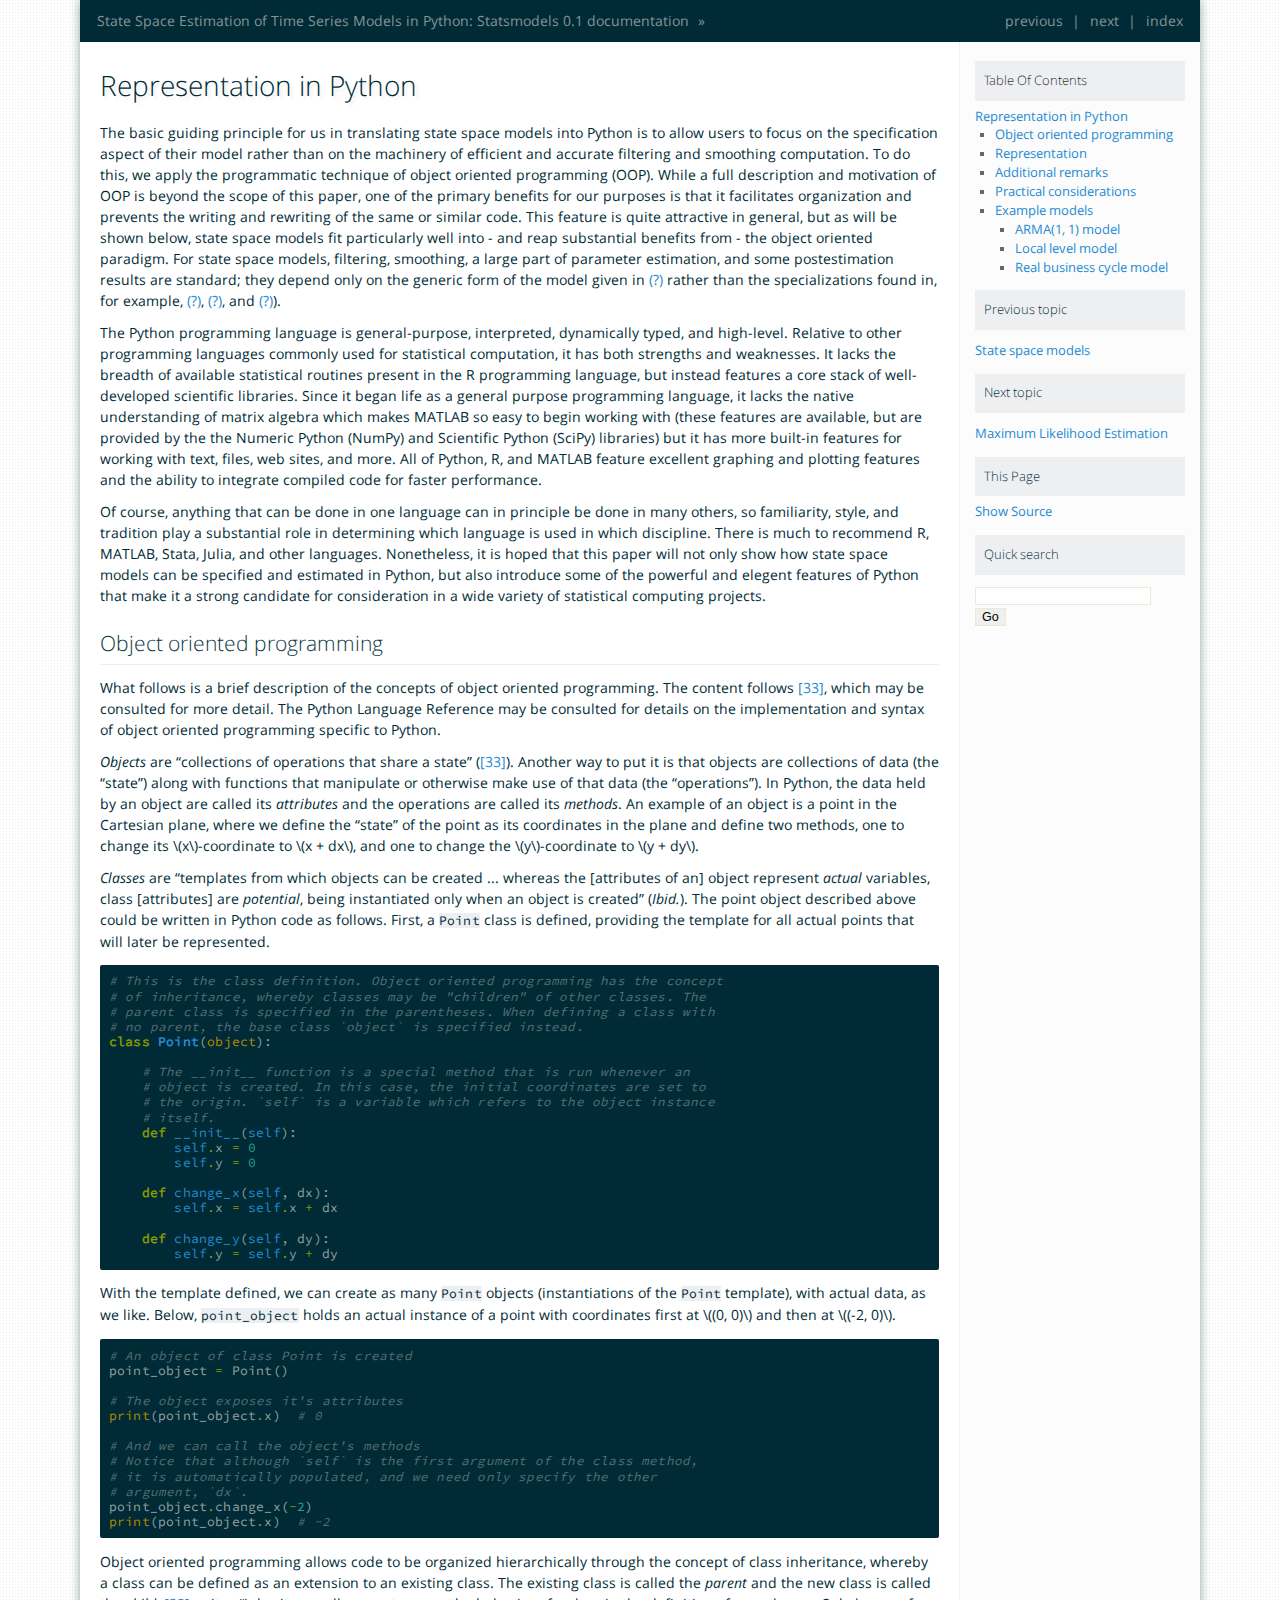
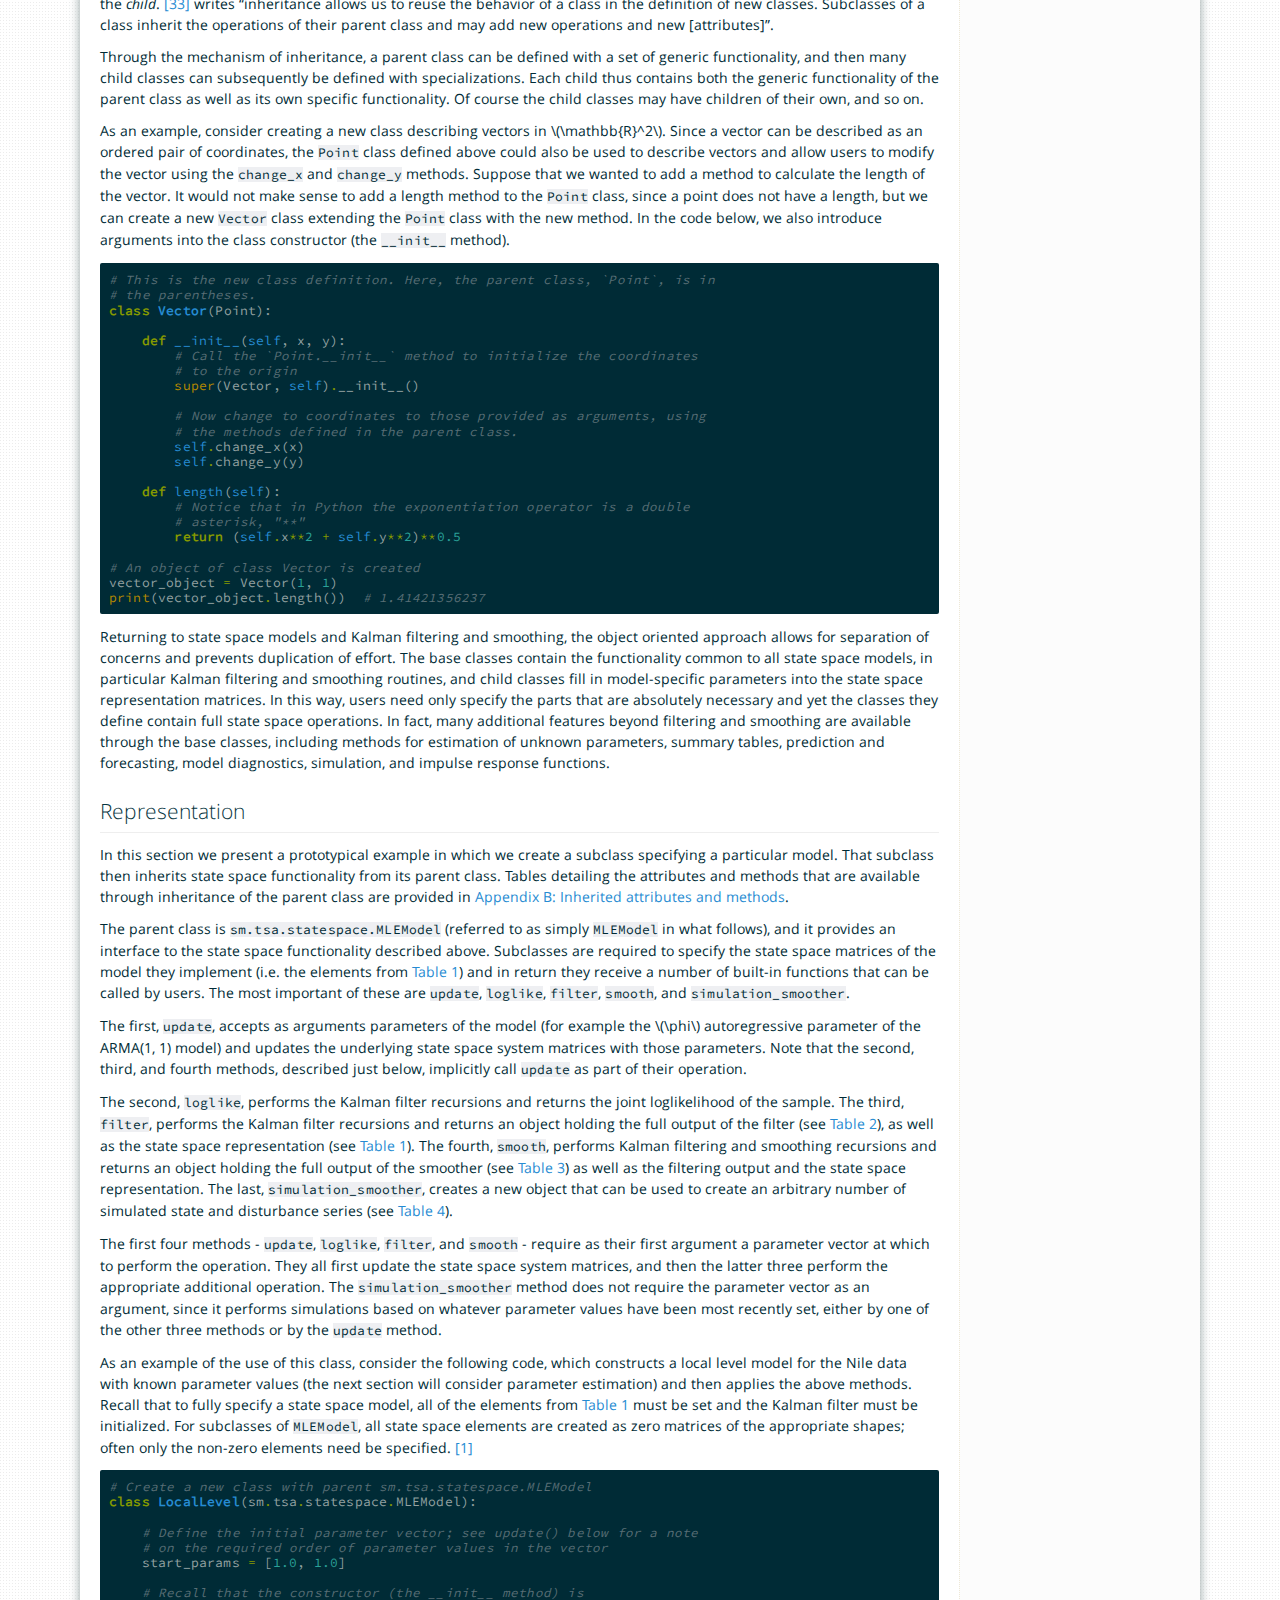
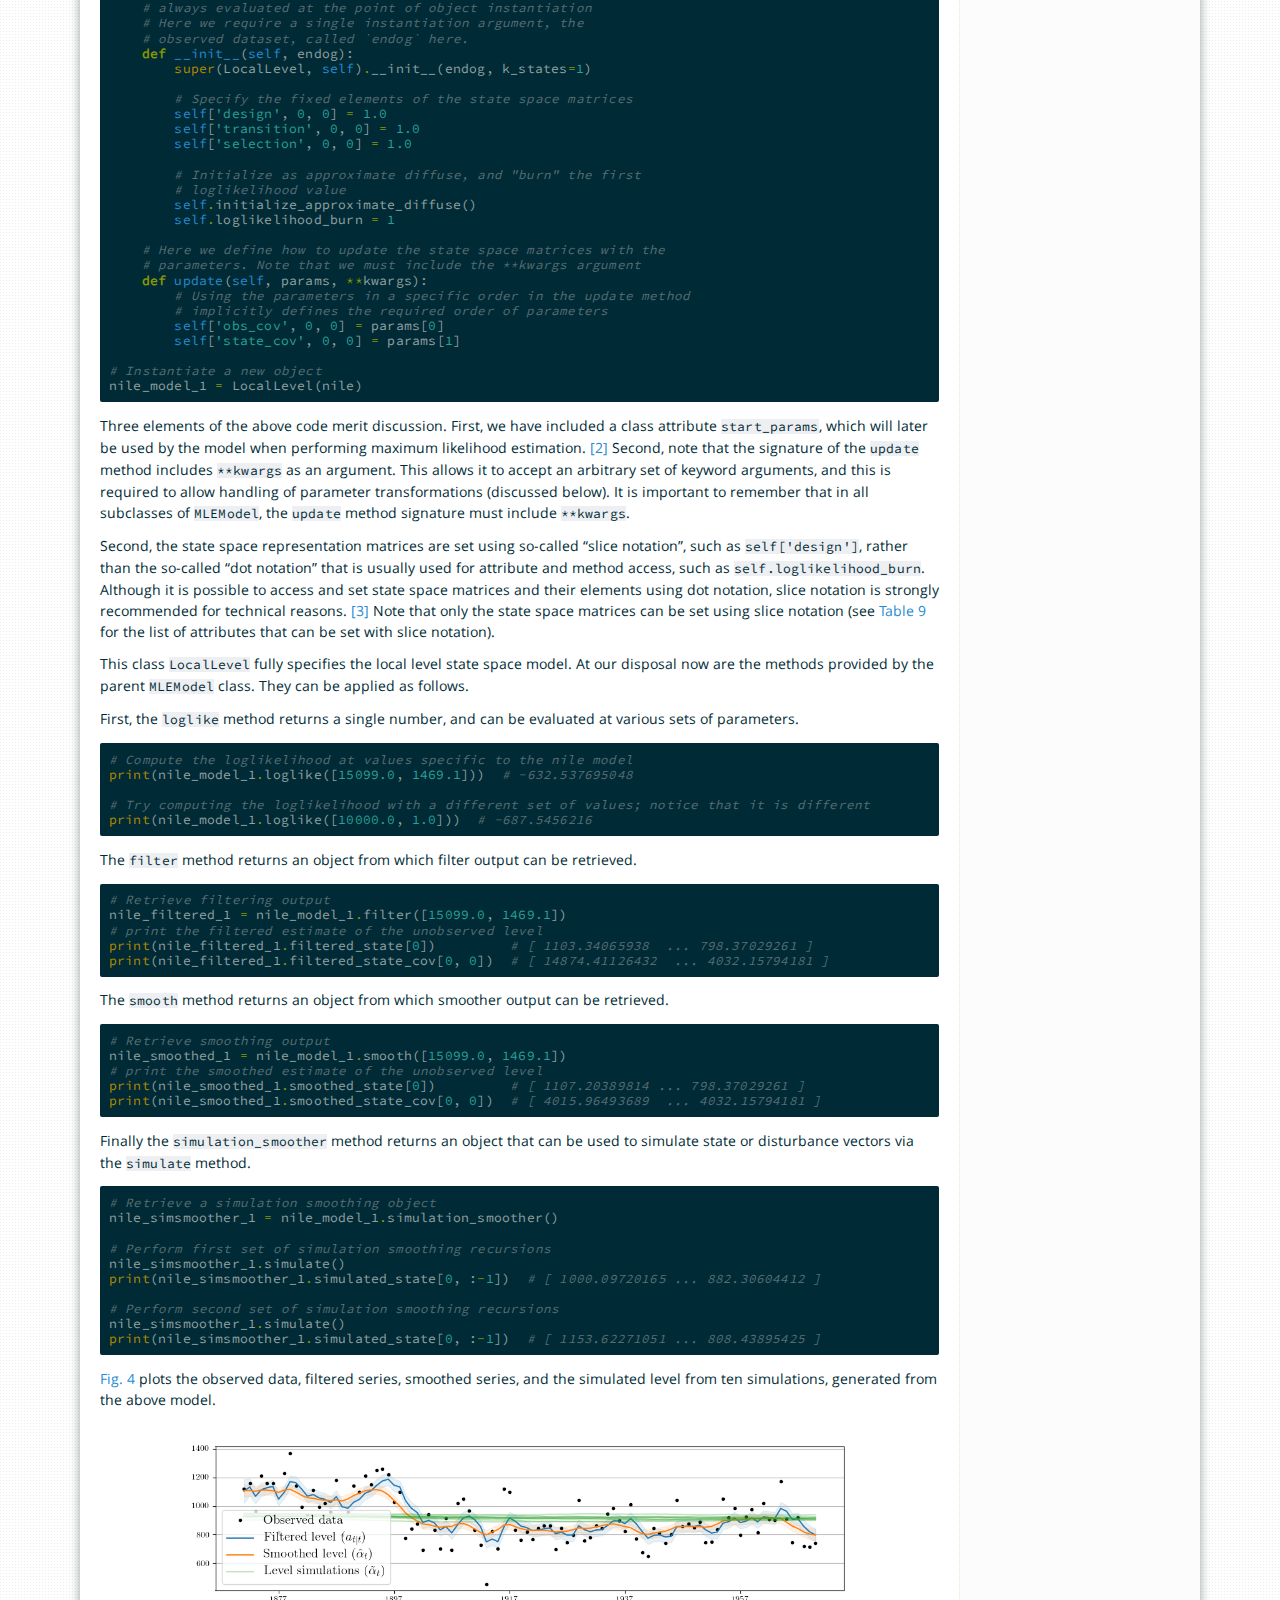
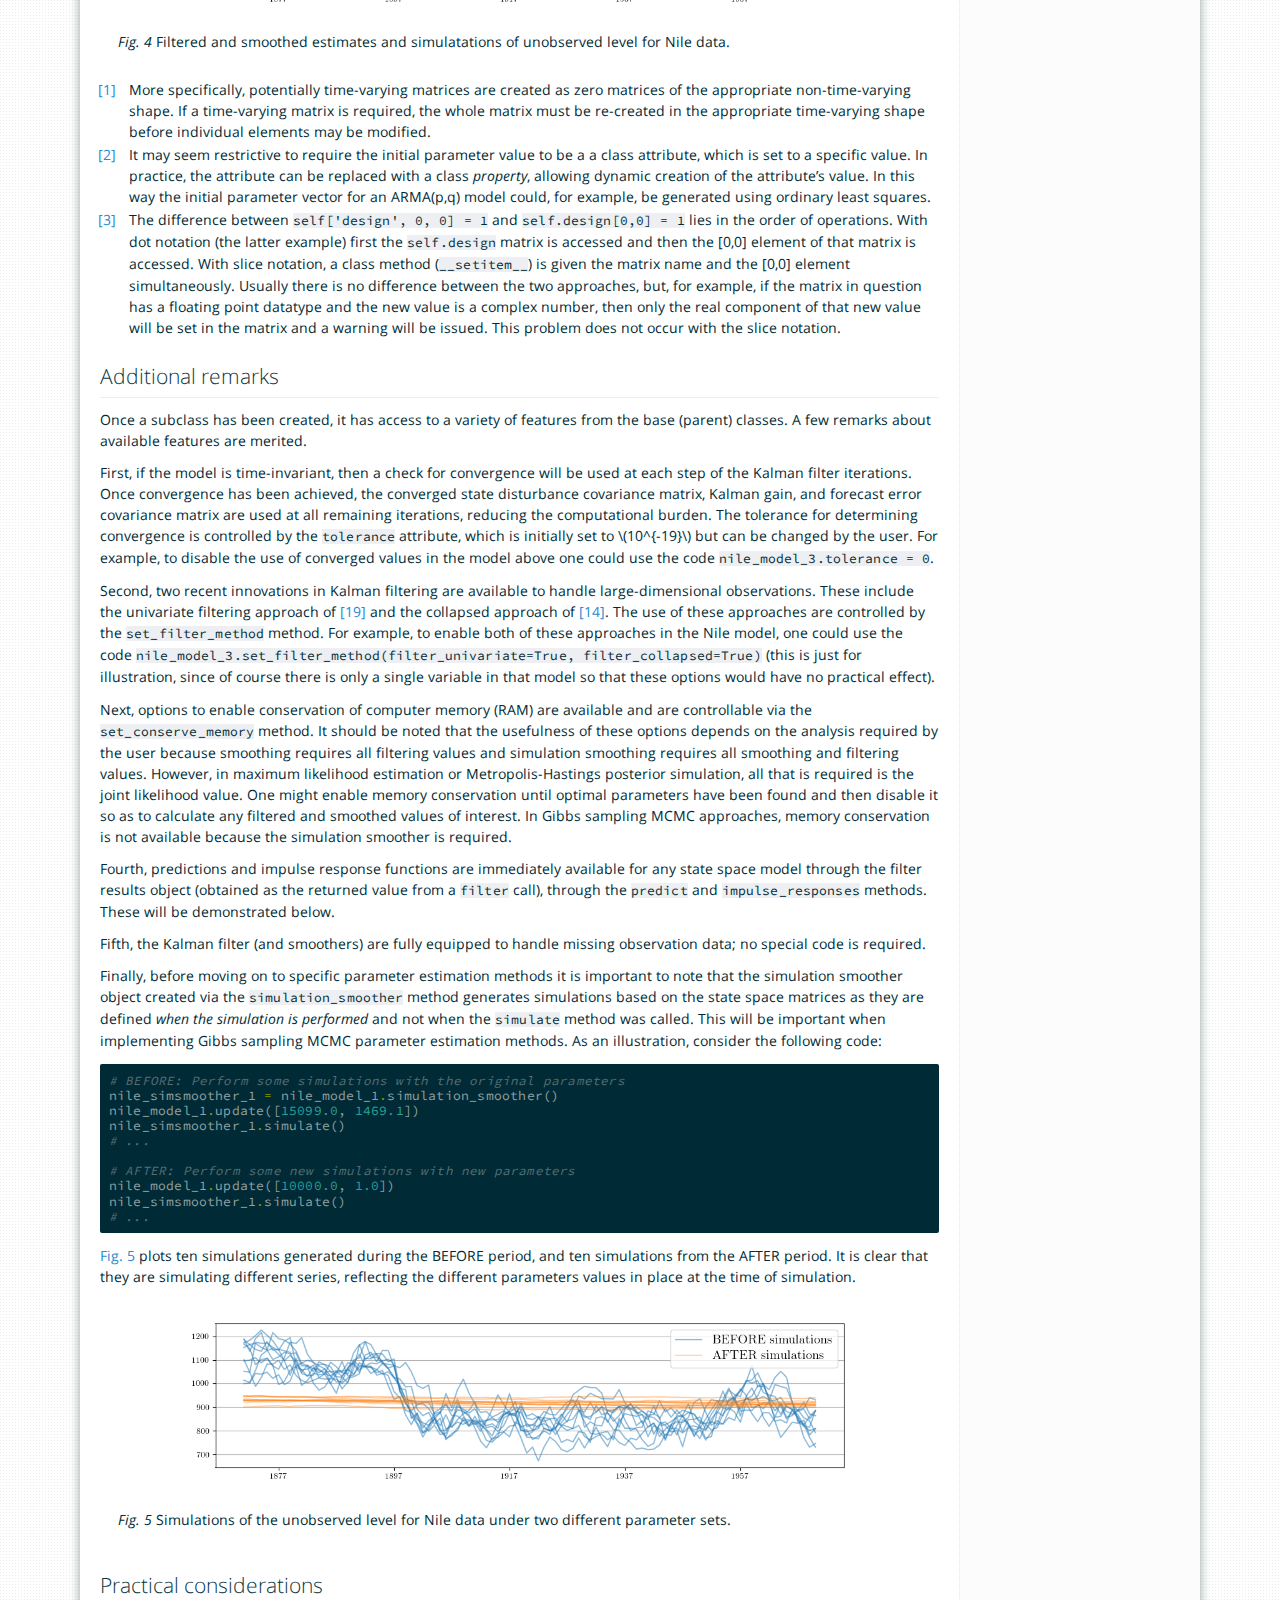
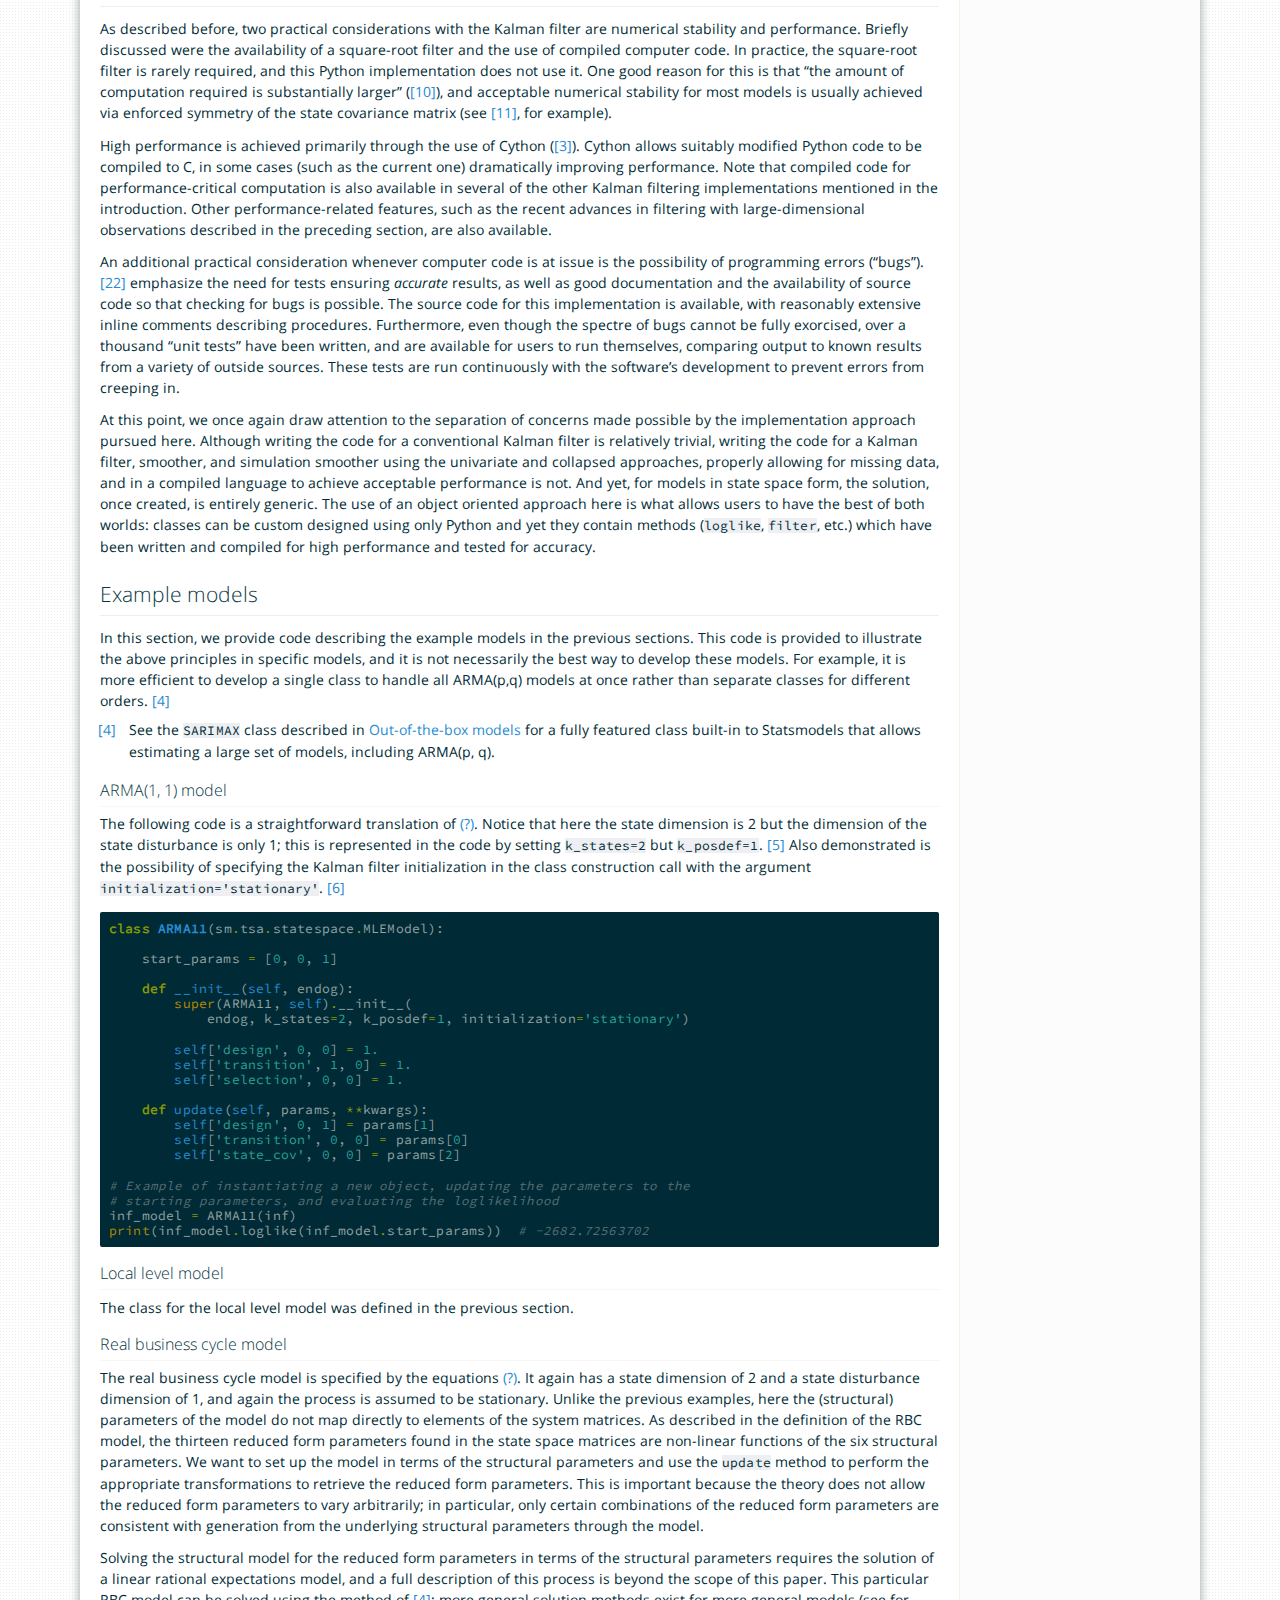
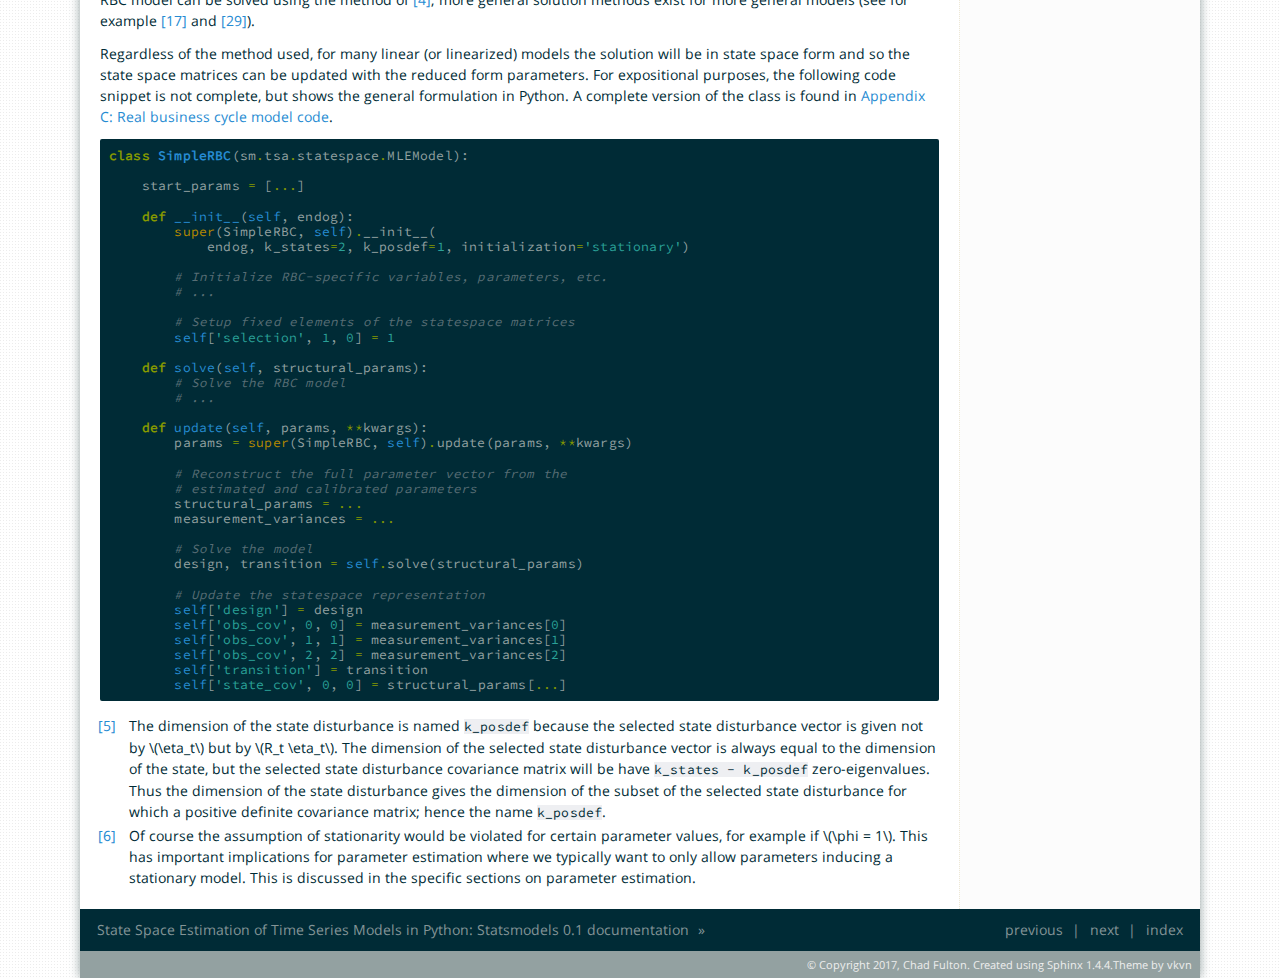
<file: docs/sections/3-python_representation.html>
<!DOCTYPE html>


<html xmlns="http://www.w3.org/1999/xhtml">
  <head>
    <meta http-equiv="Content-Type" content="text/html; charset=utf-8" />
    
    <title>Representation in Python &mdash; State Space Estimation of Time Series Models in Python: Statsmodels 0.1 documentation</title>
    
    <link rel="stylesheet" href="../_static/solar.css" type="text/css" />
    <link rel="stylesheet" href="../_static/pygments.css" type="text/css" />
    
    <script type="text/javascript">
      var DOCUMENTATION_OPTIONS = {
        URL_ROOT:    '../',
        VERSION:     '0.1',
        COLLAPSE_INDEX: false,
        FILE_SUFFIX: '.html',
        HAS_SOURCE:  true
      };
    </script>
    <script type="text/javascript" src="../_static/jquery.js"></script>
    <script type="text/javascript" src="../_static/underscore.js"></script>
    <script type="text/javascript" src="../_static/doctools.js"></script>
    <script type="text/javascript" src="https://cdn.mathjax.org/mathjax/latest/MathJax.js?config=TeX-AMS-MML_HTMLorMML"></script>
    <link rel="top" title="State Space Estimation of Time Series Models in Python: Statsmodels 0.1 documentation" href="../index.html" />
    <link rel="next" title="Maximum Likelihood Estimation" href="4-maximum_likelihood_estimation.html" />
    <link rel="prev" title="State space models" href="2-state_space_models.html" /><!--<link href='http://fonts.googleapis.com/css?family=Source+Code+Pro|Open+Sans:300italic,400italic,700italic,400,300,700' rel='stylesheet' type='text/css'>-->
<link href="../_static/google-fonts.css" rel="stylesheet">
<link href="../_static/solarized-dark.css" rel="stylesheet">
  </head>
  <body role="document">
    <div class="related" role="navigation" aria-label="related navigation">
      <h3>Navigation</h3>
      <ul>
        <li class="right" style="margin-right: 10px">
          <a href="../genindex.html" title="General Index"
             accesskey="I">index</a></li>
        <li class="right" >
          <a href="4-maximum_likelihood_estimation.html" title="Maximum Likelihood Estimation"
             accesskey="N">next</a> |</li>
        <li class="right" >
          <a href="2-state_space_models.html" title="State space models"
             accesskey="P">previous</a> |</li>
        <li class="nav-item nav-item-0"><a href="../index.html">State Space Estimation of Time Series Models in Python: Statsmodels 0.1 documentation</a> &raquo;</li> 
      </ul>
    </div>
      <div class="sphinxsidebar" role="navigation" aria-label="main navigation">
        <div class="sphinxsidebarwrapper">
  <h3><a href="../index.html">Table Of Contents</a></h3>
  <ul>
<li><a class="reference internal" href="#">Representation in Python</a><ul>
<li><a class="reference internal" href="#object-oriented-programming">Object oriented programming</a></li>
<li><a class="reference internal" href="#representation">Representation</a></li>
<li><a class="reference internal" href="#additional-remarks">Additional remarks</a></li>
<li><a class="reference internal" href="#practical-considerations">Practical considerations</a></li>
<li><a class="reference internal" href="#example-models">Example models</a><ul>
<li><a class="reference internal" href="#arma-1-1-model">ARMA(1, 1) model</a></li>
<li><a class="reference internal" href="#local-level-model">Local level model</a></li>
<li><a class="reference internal" href="#real-business-cycle-model">Real business cycle model</a></li>
</ul>
</li>
</ul>
</li>
</ul>

  <h4>Previous topic</h4>
  <p class="topless"><a href="2-state_space_models.html"
                        title="previous chapter">State space models</a></p>
  <h4>Next topic</h4>
  <p class="topless"><a href="4-maximum_likelihood_estimation.html"
                        title="next chapter">Maximum Likelihood Estimation</a></p>
  <div role="note" aria-label="source link">
    <h3>This Page</h3>
    <ul class="this-page-menu">
      <li><a href="../_sources/sections/3-python_representation.txt"
            rel="nofollow">Show Source</a></li>
    </ul>
   </div>
<div id="searchbox" style="display: none" role="search">
  <h3>Quick search</h3>
    <form class="search" action="../search.html" method="get">
      <div><input type="text" name="q" /></div>
      <div><input type="submit" value="Go" /></div>
      <input type="hidden" name="check_keywords" value="yes" />
      <input type="hidden" name="area" value="default" />
    </form>
</div>
<script type="text/javascript">$('#searchbox').show(0);</script>
        </div>
      </div>

    <div class="document">
      <div class="documentwrapper">
        <div class="bodywrapper">
          <div class="body" role="main">
            
  <div class="section" id="representation-in-python">
<span id="id1"></span><h1>Representation in Python<a class="headerlink" href="#representation-in-python" title="Permalink to this headline">¶</a></h1>
<p>The basic guiding principle for us in translating state space models into
Python is to allow users to focus on the specification aspect of their model
rather than on the machinery of efficient and accurate filtering and smoothing
computation. To do this, we apply the programmatic technique of object
oriented programming (OOP). While a full description and motivation of OOP is
beyond the scope of this paper, one of the primary benefits for our purposes
is that it facilitates organization and prevents the writing and rewriting of
the same or similar code. This feature is quite attractive in general, but as
will be shown below, state space models fit particularly well into - and reap
substantial benefits from - the object oriented paradigm. For state space
models, filtering, smoothing, a large part of parameter estimation, and some
postestimation results are standard; they depend only on the generic form of
the model given in <a href="#equation-sspace">(?)</a> rather than the specializations found in, for
example, <a href="#equation-arma11">(?)</a>, <a href="#equation-llevel">(?)</a>, and <a href="#equation-rbc">(?)</a>).</p>
<p>The Python programming language is general-purpose, interpreted, dynamically
typed, and high-level. Relative to other programming languages commonly used
for statistical computation, it has both strengths and weaknesses. It lacks
the breadth of available statistical routines present in the R programming
language, but instead features a core stack of well-developed scientific
libraries. Since it began life as a general purpose programming language, it
lacks the native understanding of matrix algebra which makes MATLAB so easy to
begin working with (these features are available, but are provided by the
the Numeric Python (NumPy) and Scientific Python (SciPy) libraries) but it has
more built-in features for working with text, files, web sites, and more. All
of Python, R, and MATLAB feature excellent graphing and plotting features and
the ability to integrate compiled code for faster performance.</p>
<p>Of course, anything that can be done in one language can in principle be done
in many others, so familiarity, style, and tradition play a substantial role in
determining which language is used in which discipline. There is much to
recommend R, MATLAB, Stata, Julia, and other languages. Nonetheless, it is
hoped that this paper will not only show how state space models can be
specified and estimated in Python, but also introduce some of the powerful and
elegent features of Python that make it a strong candidate for consideration in
a wide variety of statistical computing projects.</p>
<div class="section" id="object-oriented-programming">
<h2>Object oriented programming<a class="headerlink" href="#object-oriented-programming" title="Permalink to this headline">¶</a></h2>
<p>What follows is a brief description of the concepts of object oriented
programming. The content follows <a class="reference internal" href="9-references.html#wegner-concepts-1990" id="id2">[33]</a>, which may be
consulted for more detail. The Python Language Reference may be consulted for
details on the implementation and syntax of object oriented programming
specific to Python.</p>
<p><em>Objects</em> are &#8220;collections of operations that share a state&#8221;
(<a class="reference internal" href="9-references.html#wegner-concepts-1990" id="id3">[33]</a>). Another way to put it is that objects are
collections of data (the &#8220;state&#8221;) along with functions that manipulate or
otherwise make use of that data (the &#8220;operations&#8221;). In Python, the data held by
an object are called its <em>attributes</em> and the operations are called its
<em>methods</em>. An example of an object is a point in the Cartesian plane, where we
define the &#8220;state&#8221; of the point as its coordinates in the plane and define two
methods, one to change its <span class="math">\(x\)</span>-coordinate to <span class="math">\(x + dx\)</span>, and one to
change the <span class="math">\(y\)</span>-coordinate to <span class="math">\(y + dy\)</span>.</p>
<p><em>Classes</em> are &#8220;templates from which objects can be created ... whereas the
[attributes of an] object represent <em>actual</em> variables, class
[attributes] are <em>potential</em>, being instantiated only when an object is
created&#8221; (<em>Ibid.</em>). The point object described above could be written in Python
code as follows. First, a <code class="docutils literal"><span class="pre">Point</span></code> class is defined, providing the template
for all actual points that will later be represented.</p>
<div class="highlight-default"><div class="highlight"><pre><span></span><span class="c1"># This is the class definition. Object oriented programming has the concept</span>
<span class="c1"># of inheritance, whereby classes may be &quot;children&quot; of other classes. The</span>
<span class="c1"># parent class is specified in the parentheses. When defining a class with</span>
<span class="c1"># no parent, the base class `object` is specified instead.</span>
<span class="k">class</span> <span class="nc">Point</span><span class="p">(</span><span class="nb">object</span><span class="p">):</span>

    <span class="c1"># The __init__ function is a special method that is run whenever an</span>
    <span class="c1"># object is created. In this case, the initial coordinates are set to</span>
    <span class="c1"># the origin. `self` is a variable which refers to the object instance</span>
    <span class="c1"># itself.</span>
    <span class="k">def</span> <span class="nf">__init__</span><span class="p">(</span><span class="bp">self</span><span class="p">):</span>
        <span class="bp">self</span><span class="o">.</span><span class="n">x</span> <span class="o">=</span> <span class="mi">0</span>
        <span class="bp">self</span><span class="o">.</span><span class="n">y</span> <span class="o">=</span> <span class="mi">0</span>

    <span class="k">def</span> <span class="nf">change_x</span><span class="p">(</span><span class="bp">self</span><span class="p">,</span> <span class="n">dx</span><span class="p">):</span>
        <span class="bp">self</span><span class="o">.</span><span class="n">x</span> <span class="o">=</span> <span class="bp">self</span><span class="o">.</span><span class="n">x</span> <span class="o">+</span> <span class="n">dx</span>

    <span class="k">def</span> <span class="nf">change_y</span><span class="p">(</span><span class="bp">self</span><span class="p">,</span> <span class="n">dy</span><span class="p">):</span>
        <span class="bp">self</span><span class="o">.</span><span class="n">y</span> <span class="o">=</span> <span class="bp">self</span><span class="o">.</span><span class="n">y</span> <span class="o">+</span> <span class="n">dy</span>
</pre></div>
</div>
<p>With the template defined, we can create as many <code class="docutils literal"><span class="pre">Point</span></code> objects
(instantiations of the <code class="docutils literal"><span class="pre">Point</span></code> template), with actual data, as we like.
Below, <code class="docutils literal"><span class="pre">point_object</span></code> holds an actual instance of a point with coordinates
first at <span class="math">\((0, 0)\)</span> and then at <span class="math">\((-2, 0)\)</span>.</p>
<div class="highlight-default"><div class="highlight"><pre><span></span><span class="c1"># An object of class Point is created</span>
<span class="n">point_object</span> <span class="o">=</span> <span class="n">Point</span><span class="p">()</span>

<span class="c1"># The object exposes it&#39;s attributes</span>
<span class="nb">print</span><span class="p">(</span><span class="n">point_object</span><span class="o">.</span><span class="n">x</span><span class="p">)</span>  <span class="c1"># 0</span>

<span class="c1"># And we can call the object&#39;s methods</span>
<span class="c1"># Notice that although `self` is the first argument of the class method,</span>
<span class="c1"># it is automatically populated, and we need only specify the other</span>
<span class="c1"># argument, `dx`.</span>
<span class="n">point_object</span><span class="o">.</span><span class="n">change_x</span><span class="p">(</span><span class="o">-</span><span class="mi">2</span><span class="p">)</span>
<span class="nb">print</span><span class="p">(</span><span class="n">point_object</span><span class="o">.</span><span class="n">x</span><span class="p">)</span>  <span class="c1"># -2</span>
</pre></div>
</div>
<p>Object oriented programming allows code to be organized hierarchically through
the concept of class inheritance, whereby a class can be defined as an
extension to an existing class. The existing class is called the <em>parent</em> and
the new class is called the <em>child</em>. <a class="reference internal" href="9-references.html#wegner-concepts-1990" id="id4">[33]</a> writes
&#8220;inheritance allows us to reuse the behavior of a class in the definition of
new classes. Subclasses of a class inherit the operations of their parent class
and may add new operations and new [attributes]&#8221;.</p>
<p>Through the mechanism of inheritance, a parent class can be defined with a set
of generic functionality, and then many child classes can subsequently be
defined with specializations. Each child thus contains both the generic
functionality of the parent class as well as its own specific functionality. Of
course the child classes may have children of their own, and so on.</p>
<p>As an example, consider creating a new class describing vectors in
<span class="math">\(\mathbb{R}^2\)</span>. Since a vector can be described as an ordered pair of
coordinates, the <code class="docutils literal"><span class="pre">Point</span></code> class defined above could also be used to describe
vectors and allow users to modify the vector using the <code class="docutils literal"><span class="pre">change_x</span></code> and
<code class="docutils literal"><span class="pre">change_y</span></code> methods. Suppose that we wanted to add a method to calculate the
length of the vector. It would not make sense to add a length method to the
<code class="docutils literal"><span class="pre">Point</span></code> class, since a point does not have a length, but we can create a new
<code class="docutils literal"><span class="pre">Vector</span></code> class extending the <code class="docutils literal"><span class="pre">Point</span></code> class with the new method. In the code
below, we also introduce arguments into the class constructor (the <code class="docutils literal"><span class="pre">__init__</span></code>
method).</p>
<div class="highlight-default"><div class="highlight"><pre><span></span><span class="c1"># This is the new class definition. Here, the parent class, `Point`, is in</span>
<span class="c1"># the parentheses.</span>
<span class="k">class</span> <span class="nc">Vector</span><span class="p">(</span><span class="n">Point</span><span class="p">):</span>

    <span class="k">def</span> <span class="nf">__init__</span><span class="p">(</span><span class="bp">self</span><span class="p">,</span> <span class="n">x</span><span class="p">,</span> <span class="n">y</span><span class="p">):</span>
        <span class="c1"># Call the `Point.__init__` method to initialize the coordinates</span>
        <span class="c1"># to the origin</span>
        <span class="nb">super</span><span class="p">(</span><span class="n">Vector</span><span class="p">,</span> <span class="bp">self</span><span class="p">)</span><span class="o">.</span><span class="n">__init__</span><span class="p">()</span>

        <span class="c1"># Now change to coordinates to those provided as arguments, using</span>
        <span class="c1"># the methods defined in the parent class.</span>
        <span class="bp">self</span><span class="o">.</span><span class="n">change_x</span><span class="p">(</span><span class="n">x</span><span class="p">)</span>
        <span class="bp">self</span><span class="o">.</span><span class="n">change_y</span><span class="p">(</span><span class="n">y</span><span class="p">)</span>

    <span class="k">def</span> <span class="nf">length</span><span class="p">(</span><span class="bp">self</span><span class="p">):</span>
        <span class="c1"># Notice that in Python the exponentiation operator is a double</span>
        <span class="c1"># asterisk, &quot;**&quot;</span>
        <span class="k">return</span> <span class="p">(</span><span class="bp">self</span><span class="o">.</span><span class="n">x</span><span class="o">**</span><span class="mi">2</span> <span class="o">+</span> <span class="bp">self</span><span class="o">.</span><span class="n">y</span><span class="o">**</span><span class="mi">2</span><span class="p">)</span><span class="o">**</span><span class="mf">0.5</span>

<span class="c1"># An object of class Vector is created</span>
<span class="n">vector_object</span> <span class="o">=</span> <span class="n">Vector</span><span class="p">(</span><span class="mi">1</span><span class="p">,</span> <span class="mi">1</span><span class="p">)</span>
<span class="nb">print</span><span class="p">(</span><span class="n">vector_object</span><span class="o">.</span><span class="n">length</span><span class="p">())</span>  <span class="c1"># 1.41421356237</span>
</pre></div>
</div>
<p>Returning to state space models and Kalman filtering and smoothing, the object
oriented approach allows for separation of concerns and prevents duplication
of effort. The base classes contain the functionality common to all state space
models, in particular Kalman filtering and smoothing routines, and child
classes fill in model-specific parameters into the state space representation
matrices. In this way, users need only specify the parts that are
absolutely necessary and yet the classes they define contain full state space
operations. In fact, many additional features beyond filtering and smoothing
are available through the base classes, including methods for estimation of
unknown parameters, summary tables, prediction and forecasting, model
diagnostics, simulation, and impulse response functions.</p>
</div>
<div class="section" id="representation">
<h2>Representation<a class="headerlink" href="#representation" title="Permalink to this headline">¶</a></h2>
<p>In this section we present a prototypical example in which we create a subclass
specifying a particular model. That subclass then inherits state space
functionality from its parent class. Tables detailing the attributes and
methods that are available through inheritance of the parent class are provided
in <a class="reference internal" href="10-appendix-B.html#appendix-b"><span class="std std-ref">Appendix B: Inherited attributes and methods</span></a>.</p>
<p>The parent class is <code class="docutils literal"><span class="pre">sm.tsa.statespace.MLEModel</span></code> (referred to as simply
<code class="docutils literal"><span class="pre">MLEModel</span></code> in what follows), and it provides an interface to the state space
functionality described above. Subclasses are required to specify the state
space matrices of the model they implement (i.e. the elements from
<a class="reference internal" href="2-state_space_models.html#table-sspace"><span class="std std-numref">Table 1</span></a>) and in return they receive a number of built-in
functions that can be called by users. The most important of these are
<code class="docutils literal"><span class="pre">update</span></code>, <code class="docutils literal"><span class="pre">loglike</span></code>, <code class="docutils literal"><span class="pre">filter</span></code>, <code class="docutils literal"><span class="pre">smooth</span></code>, and <code class="docutils literal"><span class="pre">simulation_smoother</span></code>.</p>
<p>The first, <code class="docutils literal"><span class="pre">update</span></code>, accepts as arguments parameters of the model (for
example the <span class="math">\(\phi\)</span> autoregressive parameter of the ARMA(1, 1) model) and
updates the underlying state space system matrices with those parameters. Note
that the second, third, and fourth methods, described just below, implicitly
call <code class="docutils literal"><span class="pre">update</span></code> as part of their operation.</p>
<p>The second, <code class="docutils literal"><span class="pre">loglike</span></code>, performs the Kalman filter recursions and returns the
joint loglikelihood of the sample. The third, <code class="docutils literal"><span class="pre">filter</span></code>, performs the Kalman
filter recursions and returns an object holding the full output of the filter
(see <a class="reference internal" href="2-state_space_models.html#table-kfilter"><span class="std std-numref">Table 2</span></a>), as well as the state space representation (see
<a class="reference internal" href="2-state_space_models.html#table-sspace"><span class="std std-numref">Table 1</span></a>). The fourth, <code class="docutils literal"><span class="pre">smooth</span></code>, performs Kalman filtering
and smoothing recursions and returns an object holding the full output of
the smoother (see <a class="reference internal" href="2-state_space_models.html#table-smoothers"><span class="std std-numref">Table 3</span></a>) as well as the filtering output
and the state space representation. The last, <code class="docutils literal"><span class="pre">simulation_smoother</span></code>,
creates a new object that can be used to create an arbitrary number of
simulated state and disturbance series (see <a class="reference internal" href="2-state_space_models.html#table-simsmoothers"><span class="std std-numref">Table 4</span></a>).</p>
<p>The first four methods - <code class="docutils literal"><span class="pre">update</span></code>, <code class="docutils literal"><span class="pre">loglike</span></code>, <code class="docutils literal"><span class="pre">filter</span></code>, and <code class="docutils literal"><span class="pre">smooth</span></code> -
require as their first argument a parameter vector at which to
perform the operation. They all first update the state space system matrices,
and then the latter three perform the appropriate additional operation. The
<code class="docutils literal"><span class="pre">simulation_smoother</span></code> method does not require the parameter vector as an
argument, since it performs simulations based on whatever parameter values have
been most recently set, either by one of the other three methods or by the
<code class="docutils literal"><span class="pre">update</span></code> method.</p>
<p>As an example of the use of this class, consider the following code, which
constructs a local level model for the Nile data with known parameter values
(the next section will consider parameter estimation) and then applies the
above methods. Recall that to fully specify a state space model, all of the
elements from <a class="reference internal" href="2-state_space_models.html#table-sspace"><span class="std std-numref">Table 1</span></a> must be set and the Kalman filter must
be initialized. For subclasses of <code class="docutils literal"><span class="pre">MLEModel</span></code>, all state space elements are
created as zero matrices of the appropriate shapes; often only the non-zero
elements need be specified. <a class="footnote-reference" href="#id8" id="id5">[1]</a></p>
<div class="highlight-default"><div class="highlight"><pre><span></span><span class="c1"># Create a new class with parent sm.tsa.statespace.MLEModel</span>
<span class="k">class</span> <span class="nc">LocalLevel</span><span class="p">(</span><span class="n">sm</span><span class="o">.</span><span class="n">tsa</span><span class="o">.</span><span class="n">statespace</span><span class="o">.</span><span class="n">MLEModel</span><span class="p">):</span>

    <span class="c1"># Define the initial parameter vector; see update() below for a note</span>
    <span class="c1"># on the required order of parameter values in the vector</span>
    <span class="n">start_params</span> <span class="o">=</span> <span class="p">[</span><span class="mf">1.0</span><span class="p">,</span> <span class="mf">1.0</span><span class="p">]</span>

    <span class="c1"># Recall that the constructor (the __init__ method) is</span>
    <span class="c1"># always evaluated at the point of object instantiation</span>
    <span class="c1"># Here we require a single instantiation argument, the</span>
    <span class="c1"># observed dataset, called `endog` here.</span>
    <span class="k">def</span> <span class="nf">__init__</span><span class="p">(</span><span class="bp">self</span><span class="p">,</span> <span class="n">endog</span><span class="p">):</span>
        <span class="nb">super</span><span class="p">(</span><span class="n">LocalLevel</span><span class="p">,</span> <span class="bp">self</span><span class="p">)</span><span class="o">.</span><span class="n">__init__</span><span class="p">(</span><span class="n">endog</span><span class="p">,</span> <span class="n">k_states</span><span class="o">=</span><span class="mi">1</span><span class="p">)</span>

        <span class="c1"># Specify the fixed elements of the state space matrices</span>
        <span class="bp">self</span><span class="p">[</span><span class="s1">&#39;design&#39;</span><span class="p">,</span> <span class="mi">0</span><span class="p">,</span> <span class="mi">0</span><span class="p">]</span> <span class="o">=</span> <span class="mf">1.0</span>
        <span class="bp">self</span><span class="p">[</span><span class="s1">&#39;transition&#39;</span><span class="p">,</span> <span class="mi">0</span><span class="p">,</span> <span class="mi">0</span><span class="p">]</span> <span class="o">=</span> <span class="mf">1.0</span>
        <span class="bp">self</span><span class="p">[</span><span class="s1">&#39;selection&#39;</span><span class="p">,</span> <span class="mi">0</span><span class="p">,</span> <span class="mi">0</span><span class="p">]</span> <span class="o">=</span> <span class="mf">1.0</span>

        <span class="c1"># Initialize as approximate diffuse, and &quot;burn&quot; the first</span>
        <span class="c1"># loglikelihood value</span>
        <span class="bp">self</span><span class="o">.</span><span class="n">initialize_approximate_diffuse</span><span class="p">()</span>
        <span class="bp">self</span><span class="o">.</span><span class="n">loglikelihood_burn</span> <span class="o">=</span> <span class="mi">1</span>

    <span class="c1"># Here we define how to update the state space matrices with the</span>
    <span class="c1"># parameters. Note that we must include the **kwargs argument</span>
    <span class="k">def</span> <span class="nf">update</span><span class="p">(</span><span class="bp">self</span><span class="p">,</span> <span class="n">params</span><span class="p">,</span> <span class="o">**</span><span class="n">kwargs</span><span class="p">):</span>
        <span class="c1"># Using the parameters in a specific order in the update method</span>
        <span class="c1"># implicitly defines the required order of parameters</span>
        <span class="bp">self</span><span class="p">[</span><span class="s1">&#39;obs_cov&#39;</span><span class="p">,</span> <span class="mi">0</span><span class="p">,</span> <span class="mi">0</span><span class="p">]</span> <span class="o">=</span> <span class="n">params</span><span class="p">[</span><span class="mi">0</span><span class="p">]</span>
        <span class="bp">self</span><span class="p">[</span><span class="s1">&#39;state_cov&#39;</span><span class="p">,</span> <span class="mi">0</span><span class="p">,</span> <span class="mi">0</span><span class="p">]</span> <span class="o">=</span> <span class="n">params</span><span class="p">[</span><span class="mi">1</span><span class="p">]</span>

<span class="c1"># Instantiate a new object</span>
<span class="n">nile_model_1</span> <span class="o">=</span> <span class="n">LocalLevel</span><span class="p">(</span><span class="n">nile</span><span class="p">)</span>
</pre></div>
</div>
<p>Three elements of the above code merit discussion. First, we have included a
class attribute <code class="docutils literal"><span class="pre">start_params</span></code>, which will later be used by the model when
performing maximum likelihood estimation. <a class="footnote-reference" href="#id9" id="id6">[2]</a> Second, note that the signature
of the <code class="docutils literal"><span class="pre">update</span></code> method includes <code class="docutils literal"><span class="pre">**kwargs</span></code> as an argument. This allows it
to accept an arbitrary set of keyword arguments, and this is required to allow
handling of parameter transformations (discussed below). It is important to
remember that in all subclasses of <code class="docutils literal"><span class="pre">MLEModel</span></code>, the <code class="docutils literal"><span class="pre">update</span></code> method
signature must include <code class="docutils literal"><span class="pre">**kwargs</span></code>.</p>
<p>Second, the state space representation matrices are set using so-called &#8220;slice notation&#8221;, such as <code class="docutils literal"><span class="pre">self['design']</span></code>, rather than the so-called &#8220;dot notation&#8221;
that is usually used for attribute and method access, such as
<code class="docutils literal"><span class="pre">self.loglikelihood_burn</span></code>. Although it is possible to access and set state
space matrices and their elements using dot notation, slice notation is
strongly recommended for technical reasons. <a class="footnote-reference" href="#id10" id="id7">[3]</a> Note that only the state space
matrices can be set using slice notation (see <a class="reference internal" href="10-appendix-B.html#table-mlemodel-slices"><span class="std std-numref">Table 9</span></a>
for the list of attributes that can be set with slice notation).</p>
<p>This class <code class="docutils literal"><span class="pre">LocalLevel</span></code> fully specifies the local level state space model.
At our disposal now are the methods provided by the parent <code class="docutils literal"><span class="pre">MLEModel</span></code> class.
They can be applied as follows.</p>
<p>First, the <code class="docutils literal"><span class="pre">loglike</span></code> method returns a single number, and can be evaluated
at various sets of parameters.</p>
<div class="highlight-default"><div class="highlight"><pre><span></span><span class="c1"># Compute the loglikelihood at values specific to the nile model</span>
<span class="nb">print</span><span class="p">(</span><span class="n">nile_model_1</span><span class="o">.</span><span class="n">loglike</span><span class="p">([</span><span class="mf">15099.0</span><span class="p">,</span> <span class="mf">1469.1</span><span class="p">]))</span>  <span class="c1"># -632.537695048</span>

<span class="c1"># Try computing the loglikelihood with a different set of values; notice that it is different</span>
<span class="nb">print</span><span class="p">(</span><span class="n">nile_model_1</span><span class="o">.</span><span class="n">loglike</span><span class="p">([</span><span class="mf">10000.0</span><span class="p">,</span> <span class="mf">1.0</span><span class="p">]))</span>  <span class="c1"># -687.5456216</span>
</pre></div>
</div>
<p>The <code class="docutils literal"><span class="pre">filter</span></code> method returns an object from which filter output can be
retrieved.</p>
<div class="highlight-default"><div class="highlight"><pre><span></span><span class="c1"># Retrieve filtering output</span>
<span class="n">nile_filtered_1</span> <span class="o">=</span> <span class="n">nile_model_1</span><span class="o">.</span><span class="n">filter</span><span class="p">([</span><span class="mf">15099.0</span><span class="p">,</span> <span class="mf">1469.1</span><span class="p">])</span>
<span class="c1"># print the filtered estimate of the unobserved level</span>
<span class="nb">print</span><span class="p">(</span><span class="n">nile_filtered_1</span><span class="o">.</span><span class="n">filtered_state</span><span class="p">[</span><span class="mi">0</span><span class="p">])</span>         <span class="c1"># [ 1103.34065938  ... 798.37029261 ]</span>
<span class="nb">print</span><span class="p">(</span><span class="n">nile_filtered_1</span><span class="o">.</span><span class="n">filtered_state_cov</span><span class="p">[</span><span class="mi">0</span><span class="p">,</span> <span class="mi">0</span><span class="p">])</span>  <span class="c1"># [ 14874.41126432  ... 4032.15794181 ]</span>
</pre></div>
</div>
<p>The <code class="docutils literal"><span class="pre">smooth</span></code> method returns an object from which smoother output can be
retrieved.</p>
<div class="highlight-default"><div class="highlight"><pre><span></span><span class="c1"># Retrieve smoothing output</span>
<span class="n">nile_smoothed_1</span> <span class="o">=</span> <span class="n">nile_model_1</span><span class="o">.</span><span class="n">smooth</span><span class="p">([</span><span class="mf">15099.0</span><span class="p">,</span> <span class="mf">1469.1</span><span class="p">])</span>
<span class="c1"># print the smoothed estimate of the unobserved level</span>
<span class="nb">print</span><span class="p">(</span><span class="n">nile_smoothed_1</span><span class="o">.</span><span class="n">smoothed_state</span><span class="p">[</span><span class="mi">0</span><span class="p">])</span>         <span class="c1"># [ 1107.20389814 ... 798.37029261 ]</span>
<span class="nb">print</span><span class="p">(</span><span class="n">nile_smoothed_1</span><span class="o">.</span><span class="n">smoothed_state_cov</span><span class="p">[</span><span class="mi">0</span><span class="p">,</span> <span class="mi">0</span><span class="p">])</span>  <span class="c1"># [ 4015.96493689  ... 4032.15794181 ]</span>
</pre></div>
</div>
<p>Finally the <code class="docutils literal"><span class="pre">simulation_smoother</span></code> method returns an object that can be
used to simulate state or disturbance vectors via the <code class="docutils literal"><span class="pre">simulate</span></code> method.</p>
<div class="highlight-default"><div class="highlight"><pre><span></span><span class="c1"># Retrieve a simulation smoothing object</span>
<span class="n">nile_simsmoother_1</span> <span class="o">=</span> <span class="n">nile_model_1</span><span class="o">.</span><span class="n">simulation_smoother</span><span class="p">()</span>

<span class="c1"># Perform first set of simulation smoothing recursions</span>
<span class="n">nile_simsmoother_1</span><span class="o">.</span><span class="n">simulate</span><span class="p">()</span>
<span class="nb">print</span><span class="p">(</span><span class="n">nile_simsmoother_1</span><span class="o">.</span><span class="n">simulated_state</span><span class="p">[</span><span class="mi">0</span><span class="p">,</span> <span class="p">:</span><span class="o">-</span><span class="mi">1</span><span class="p">])</span>  <span class="c1"># [ 1000.09720165 ... 882.30604412 ]</span>

<span class="c1"># Perform second set of simulation smoothing recursions</span>
<span class="n">nile_simsmoother_1</span><span class="o">.</span><span class="n">simulate</span><span class="p">()</span>
<span class="nb">print</span><span class="p">(</span><span class="n">nile_simsmoother_1</span><span class="o">.</span><span class="n">simulated_state</span><span class="p">[</span><span class="mi">0</span><span class="p">,</span> <span class="p">:</span><span class="o">-</span><span class="mi">1</span><span class="p">])</span>  <span class="c1"># [ 1153.62271051 ... 808.43895425 ]</span>
</pre></div>
</div>
<p><a class="reference internal" href="#figure-3-model-nile"><span class="std std-numref">Fig. 4</span></a> plots the observed data, filtered series,
smoothed series, and the simulated level from ten simulations, generated from
the above model.</p>
<div class="figure" id="id26">
<span id="figure-3-model-nile"></span><img alt="../_images/fig_3-model-nile.png" src="../_images/fig_3-model-nile.png" />
<p class="caption"><span class="caption-number">Fig. 4 </span><span class="caption-text">Filtered and smoothed estimates and simulatations of unobserved level for
Nile data.</span></p>
</div>
<table class="docutils footnote" frame="void" id="id8" rules="none">
<colgroup><col class="label" /><col /></colgroup>
<tbody valign="top">
<tr><td class="label"><a class="fn-backref" href="#id5">[1]</a></td><td>More specifically, potentially time-varying matrices are created as
zero matrices of the appropriate non-time-varying shape. If a
time-varying matrix is required, the whole matrix must be re-created in
the appropriate time-varying shape before individual elements may be
modified.</td></tr>
</tbody>
</table>
<table class="docutils footnote" frame="void" id="id9" rules="none">
<colgroup><col class="label" /><col /></colgroup>
<tbody valign="top">
<tr><td class="label"><a class="fn-backref" href="#id6">[2]</a></td><td>It may seem restrictive to require the initial parameter value to be a
a class attribute, which is set to a specific value. In practice, the
attribute can be replaced with a class <em>property</em>, allowing dynamic
creation of the attribute&#8217;s value. In this way the initial parameter
vector for an ARMA(p,q) model could, for example, be generated using
ordinary least squares.</td></tr>
</tbody>
</table>
<table class="docutils footnote" frame="void" id="id10" rules="none">
<colgroup><col class="label" /><col /></colgroup>
<tbody valign="top">
<tr><td class="label"><a class="fn-backref" href="#id7">[3]</a></td><td>The difference between <code class="docutils literal"><span class="pre">self['design',</span> <span class="pre">0,</span> <span class="pre">0]</span> <span class="pre">=</span> <span class="pre">1</span></code> and
<code class="docutils literal"><span class="pre">self.design[0,0]</span> <span class="pre">=</span> <span class="pre">1</span></code> lies in the order of operations. With dot
notation (the latter example) first the <code class="docutils literal"><span class="pre">self.design</span></code> matrix is
accessed and then the [0,0] element of that matrix is accessed. With
slice notation, a class method (<code class="docutils literal"><span class="pre">__setitem__</span></code>) is given the
matrix name and the [0,0] element simultaneously. Usually there is no
difference between the two approaches, but, for example, if the matrix
in question has a floating point datatype and the new value is a complex
number, then only the real component of that new value will be set in
the matrix and a warning will be issued. This problem does not occur
with the slice notation.</td></tr>
</tbody>
</table>
</div>
<div class="section" id="additional-remarks">
<h2>Additional remarks<a class="headerlink" href="#additional-remarks" title="Permalink to this headline">¶</a></h2>
<p>Once a subclass has been created, it has access to a variety of features from
the base (parent) classes. A few remarks about available features are merited.</p>
<p>First, if the model is time-invariant, then a check for convergence will be
used at each step of the Kalman filter iterations. Once convergence has been
achieved, the converged state disturbance covariance matrix, Kalman gain, and
forecast error covariance matrix are used at all remaining iterations,
reducing the computational burden. The tolerance for determining convergence is
controlled by the <code class="docutils literal"><span class="pre">tolerance</span></code> attribute, which is initially set to
<span class="math">\(10^{-19}\)</span> but can be changed by the user. For example, to disable the
use of converged values in the model above one could use the code
<code class="docutils literal"><span class="pre">nile_model_3.tolerance</span> <span class="pre">=</span> <span class="pre">0</span></code>.</p>
<p>Second, two recent innovations in Kalman filtering are available to handle
large-dimensional observations. These include the univariate filtering approach
of <a class="reference internal" href="9-references.html#koopman-fast-2000" id="id11">[19]</a> and the collapsed approach of
<a class="reference internal" href="9-references.html#jungbacker-likelihood-based-2014" id="id12">[14]</a>. The use of these approaches are
controlled by the <code class="docutils literal"><span class="pre">set_filter_method</span></code> method. For example, to enable
both of these approaches in the Nile model, one could use the code
<code class="docutils literal"><span class="pre">nile_model_3.set_filter_method(filter_univariate=True,</span> <span class="pre">filter_collapsed=True)</span></code>
(this is just for illustration, since of course there is only a single variable
in that model so that these options would have no practical effect).</p>
<p>Next, options to enable conservation of computer memory (RAM) are available
and are controllable via the <code class="docutils literal"><span class="pre">set_conserve_memory</span></code> method. It should be noted
that the usefulness of these options depends on the analysis required by the
user because smoothing requires all filtering values and simulation smoothing
requires all smoothing and filtering values. However, in maximum likelihood
estimation or Metropolis-Hastings posterior simulation, all that is required is
the joint likelihood value. One might enable memory conservation until
optimal parameters have been found and then disable it so as to calculate any
filtered and smoothed values of interest. In Gibbs sampling MCMC approaches,
memory conservation is not available because the simulation smoother is
required.</p>
<p>Fourth, predictions and impulse response functions are immediately
available for any state space model through the filter results object (obtained
as the returned value from a <code class="docutils literal"><span class="pre">filter</span></code> call), through the <code class="docutils literal"><span class="pre">predict</span></code> and
<code class="docutils literal"><span class="pre">impulse_responses</span></code> methods. These will be demonstrated below.</p>
<p>Fifth, the Kalman filter (and smoothers) are fully equipped to handle missing
observation data; no special code is required.</p>
<p>Finally, before moving on to specific parameter estimation methods it is
important to note that the simulation smoother object created via the
<code class="docutils literal"><span class="pre">simulation_smoother</span></code> method generates simulations based on the state space
matrices as they are defined <em>when the simulation is performed</em> and not when
the <code class="docutils literal"><span class="pre">simulate</span></code> method was called. This will be important when implementing
Gibbs sampling MCMC parameter estimation methods. As an illustration,
consider the following code:</p>
<div class="highlight-default"><div class="highlight"><pre><span></span><span class="c1"># BEFORE: Perform some simulations with the original parameters</span>
<span class="n">nile_simsmoother_1</span> <span class="o">=</span> <span class="n">nile_model_1</span><span class="o">.</span><span class="n">simulation_smoother</span><span class="p">()</span>
<span class="n">nile_model_1</span><span class="o">.</span><span class="n">update</span><span class="p">([</span><span class="mf">15099.0</span><span class="p">,</span> <span class="mf">1469.1</span><span class="p">])</span>
<span class="n">nile_simsmoother_1</span><span class="o">.</span><span class="n">simulate</span><span class="p">()</span>
<span class="c1"># ...</span>

<span class="c1"># AFTER: Perform some new simulations with new parameters</span>
<span class="n">nile_model_1</span><span class="o">.</span><span class="n">update</span><span class="p">([</span><span class="mf">10000.0</span><span class="p">,</span> <span class="mf">1.0</span><span class="p">])</span>
<span class="n">nile_simsmoother_1</span><span class="o">.</span><span class="n">simulate</span><span class="p">()</span>
<span class="c1"># ...</span>
</pre></div>
</div>
<p><a class="reference internal" href="#figure-3-params-simul-nile"><span class="std std-numref">Fig. 5</span></a> plots ten simulations generated during the
BEFORE period, and ten simulations from the AFTER period. It is clear that they
are simulating different series, reflecting the different parameters values in
place at the time of simulation.</p>
<div class="figure" id="id27">
<span id="figure-3-params-simul-nile"></span><img alt="../_images/fig_3-params-simul-nile.png" src="../_images/fig_3-params-simul-nile.png" />
<p class="caption"><span class="caption-number">Fig. 5 </span><span class="caption-text">Simulations of the unobserved level for Nile data under two different
parameter sets.</span></p>
</div>
</div>
<div class="section" id="practical-considerations">
<h2>Practical considerations<a class="headerlink" href="#practical-considerations" title="Permalink to this headline">¶</a></h2>
<p>As described before, two practical considerations with the Kalman filter are
numerical stability and performance. Briefly discussed were the availability of
a square-root filter and the use of compiled computer code. In practice, the
square-root filter is rarely required, and this Python implementation does not
use it. One good reason for this is that &#8220;the amount of computation required is
substantially larger&#8221; (<a class="reference internal" href="9-references.html#durbin-time-2012" id="id13">[10]</a>), and acceptable numerical
stability for most models is usually achieved via enforced symmetry of the
state covariance matrix (see <a class="reference internal" href="9-references.html#grewal-kalman-2014" id="id14">[11]</a>, for example).</p>
<p>High performance is achieved primarily through the use of Cython
(<a class="reference internal" href="9-references.html#behnel-cython-2011" id="id15">[3]</a>). Cython allows suitably modified Python code to
be compiled to C, in some cases (such as the current one) dramatically
improving performance. Note that compiled code for performance-critical
computation is also available in several of the other Kalman filtering
implementations mentioned in the introduction. Other performance-related
features, such as the recent advances in filtering with large-dimensional
observations described in the preceding section, are also available.</p>
<p>An additional practical consideration whenever computer code is at issue is the
possibility of programming errors (&#8220;bugs&#8221;). <a class="reference internal" href="9-references.html#mccullough-numerical-1999" id="id16">[22]</a>
emphasize the need for tests ensuring <em>accurate</em> results, as well as good
documentation and the availability of source code so that checking for bugs is
possible. The source code for this implementation is available, with reasonably
extensive inline comments describing procedures. Furthermore, even though the
spectre of bugs cannot be fully exorcised, over a thousand &#8220;unit tests&#8221; have
been written, and are available for users to run themselves, comparing output
to known results from a variety of outside sources. These tests are run
continuously with the software&#8217;s development to prevent errors from creeping
in.</p>
<p>At this point, we once again draw attention to the separation of
concerns made possible by the implementation approach pursued here. Although
writing the code for a conventional Kalman filter is relatively trivial,
writing the code for a Kalman filter, smoother, and simulation smoother using
the univariate and collapsed approaches, properly allowing for missing data,
and in a compiled language to achieve acceptable performance is not. And yet,
for models in state space form, the solution, once created, is entirely
generic. The use of an object oriented approach here is what allows users to
have the best of both worlds: classes can be custom designed using only Python
and yet they contain methods (<code class="docutils literal"><span class="pre">loglike</span></code>, <code class="docutils literal"><span class="pre">filter</span></code>, etc.) which have been
written and compiled for high performance and tested for accuracy.</p>
</div>
<div class="section" id="example-models">
<h2>Example models<a class="headerlink" href="#example-models" title="Permalink to this headline">¶</a></h2>
<p>In this section, we provide code describing the example models in the previous
sections. This code is provided to illustrate the above principles in specific
models, and it is not necessarily the best way to develop these models. For
example, it is more efficient to develop a single class to handle all ARMA(p,q)
models at once rather than separate classes for different orders. <a class="footnote-reference" href="#id18" id="id17">[4]</a></p>
<table class="docutils footnote" frame="void" id="id18" rules="none">
<colgroup><col class="label" /><col /></colgroup>
<tbody valign="top">
<tr><td class="label"><a class="fn-backref" href="#id17">[4]</a></td><td>See the <code class="docutils literal"><span class="pre">SARIMAX</span></code> class described in <a class="reference internal" href="6-out-of-the-box_models.html#out-of-the-box-models"><span class="std std-ref">Out-of-the-box models</span></a> for
a fully featured class built-in to Statsmodels that allows estimating a
large set of models, including ARMA(p, q).</td></tr>
</tbody>
</table>
<div class="section" id="arma-1-1-model">
<h3>ARMA(1, 1) model<a class="headerlink" href="#arma-1-1-model" title="Permalink to this headline">¶</a></h3>
<p>The following code is a straightforward translation of <a href="#equation-arma11">(?)</a>. Notice
that here the state dimension is 2 but the dimension of the state disturbance
is only 1; this is represented in the code by setting <code class="docutils literal"><span class="pre">k_states=2</span></code> but
<code class="docutils literal"><span class="pre">k_posdef=1</span></code>. <a class="footnote-reference" href="#id24" id="id19">[5]</a> Also demonstrated is the possibility of specifying the
Kalman filter initialization in the class construction call with the argument
<code class="docutils literal"><span class="pre">initialization='stationary'</span></code>. <a class="footnote-reference" href="#id25" id="id20">[6]</a></p>
<div class="highlight-default"><div class="highlight"><pre><span></span><span class="k">class</span> <span class="nc">ARMA11</span><span class="p">(</span><span class="n">sm</span><span class="o">.</span><span class="n">tsa</span><span class="o">.</span><span class="n">statespace</span><span class="o">.</span><span class="n">MLEModel</span><span class="p">):</span>

    <span class="n">start_params</span> <span class="o">=</span> <span class="p">[</span><span class="mi">0</span><span class="p">,</span> <span class="mi">0</span><span class="p">,</span> <span class="mi">1</span><span class="p">]</span>

    <span class="k">def</span> <span class="nf">__init__</span><span class="p">(</span><span class="bp">self</span><span class="p">,</span> <span class="n">endog</span><span class="p">):</span>
        <span class="nb">super</span><span class="p">(</span><span class="n">ARMA11</span><span class="p">,</span> <span class="bp">self</span><span class="p">)</span><span class="o">.</span><span class="n">__init__</span><span class="p">(</span>
            <span class="n">endog</span><span class="p">,</span> <span class="n">k_states</span><span class="o">=</span><span class="mi">2</span><span class="p">,</span> <span class="n">k_posdef</span><span class="o">=</span><span class="mi">1</span><span class="p">,</span> <span class="n">initialization</span><span class="o">=</span><span class="s1">&#39;stationary&#39;</span><span class="p">)</span>

        <span class="bp">self</span><span class="p">[</span><span class="s1">&#39;design&#39;</span><span class="p">,</span> <span class="mi">0</span><span class="p">,</span> <span class="mi">0</span><span class="p">]</span> <span class="o">=</span> <span class="mf">1.</span>
        <span class="bp">self</span><span class="p">[</span><span class="s1">&#39;transition&#39;</span><span class="p">,</span> <span class="mi">1</span><span class="p">,</span> <span class="mi">0</span><span class="p">]</span> <span class="o">=</span> <span class="mf">1.</span>
        <span class="bp">self</span><span class="p">[</span><span class="s1">&#39;selection&#39;</span><span class="p">,</span> <span class="mi">0</span><span class="p">,</span> <span class="mi">0</span><span class="p">]</span> <span class="o">=</span> <span class="mf">1.</span>

    <span class="k">def</span> <span class="nf">update</span><span class="p">(</span><span class="bp">self</span><span class="p">,</span> <span class="n">params</span><span class="p">,</span> <span class="o">**</span><span class="n">kwargs</span><span class="p">):</span>
        <span class="bp">self</span><span class="p">[</span><span class="s1">&#39;design&#39;</span><span class="p">,</span> <span class="mi">0</span><span class="p">,</span> <span class="mi">1</span><span class="p">]</span> <span class="o">=</span> <span class="n">params</span><span class="p">[</span><span class="mi">1</span><span class="p">]</span>
        <span class="bp">self</span><span class="p">[</span><span class="s1">&#39;transition&#39;</span><span class="p">,</span> <span class="mi">0</span><span class="p">,</span> <span class="mi">0</span><span class="p">]</span> <span class="o">=</span> <span class="n">params</span><span class="p">[</span><span class="mi">0</span><span class="p">]</span>
        <span class="bp">self</span><span class="p">[</span><span class="s1">&#39;state_cov&#39;</span><span class="p">,</span> <span class="mi">0</span><span class="p">,</span> <span class="mi">0</span><span class="p">]</span> <span class="o">=</span> <span class="n">params</span><span class="p">[</span><span class="mi">2</span><span class="p">]</span>

<span class="c1"># Example of instantiating a new object, updating the parameters to the</span>
<span class="c1"># starting parameters, and evaluating the loglikelihood</span>
<span class="n">inf_model</span> <span class="o">=</span> <span class="n">ARMA11</span><span class="p">(</span><span class="n">inf</span><span class="p">)</span>
<span class="nb">print</span><span class="p">(</span><span class="n">inf_model</span><span class="o">.</span><span class="n">loglike</span><span class="p">(</span><span class="n">inf_model</span><span class="o">.</span><span class="n">start_params</span><span class="p">))</span>  <span class="c1"># -2682.72563702</span>
</pre></div>
</div>
</div>
<div class="section" id="local-level-model">
<h3>Local level model<a class="headerlink" href="#local-level-model" title="Permalink to this headline">¶</a></h3>
<p>The class for the local level model was defined in the previous section.</p>
</div>
<div class="section" id="real-business-cycle-model">
<h3>Real business cycle model<a class="headerlink" href="#real-business-cycle-model" title="Permalink to this headline">¶</a></h3>
<p>The real business cycle model is specified by the equations <a href="#equation-rbc">(?)</a>. It again
has a state dimension of 2 and a state disturbance dimension of 1, and again
the process is assumed to be stationary. Unlike the previous examples, here the
(structural) parameters of the model do not map directly to elements of the
system matrices. As described in the definition of the RBC model, the thirteen
reduced form parameters found in the state space matrices are non-linear
functions of the six structural parameters. We want to set up
the model in terms of the structural parameters and use the <code class="docutils literal"><span class="pre">update</span></code> method
to perform the appropriate transformations to retrieve the reduced form
parameters. This is important because the theory does not allow the reduced
form parameters to vary arbitrarily; in particular, only certain combinations
of the reduced form parameters are consistent with generation from the
underlying structural parameters through the model.</p>
<p>Solving the structural model for the reduced form parameters in terms of the
structural parameters requires the solution of a linear rational expectations
model, and a full description of this process is beyond the scope of this
paper. This particular RBC model can be solved using the method of
<a class="reference internal" href="9-references.html#blanchard-solution-1980" id="id21">[4]</a>; more general solution methods exist for more
general models (see for example <a class="reference internal" href="9-references.html#klein-using-2000" id="id22">[17]</a> and
<a class="reference internal" href="9-references.html#sims-solving-2002" id="id23">[29]</a>).</p>
<p>Regardless of the method used, for many linear (or linearized) models the
solution will be in state space form and so the state space matrices can be
updated with the reduced form parameters. For expositional purposes, the
following code snippet is not complete, but shows the general formulation in
Python. A complete version of the class is found in <a class="reference internal" href="10-appendix-C.html#appendix-c"><span class="std std-ref">Appendix C: Real business cycle model code</span></a>.</p>
<div class="highlight-default"><div class="highlight"><pre><span></span><span class="k">class</span> <span class="nc">SimpleRBC</span><span class="p">(</span><span class="n">sm</span><span class="o">.</span><span class="n">tsa</span><span class="o">.</span><span class="n">statespace</span><span class="o">.</span><span class="n">MLEModel</span><span class="p">):</span>

    <span class="n">start_params</span> <span class="o">=</span> <span class="p">[</span><span class="o">...</span><span class="p">]</span>

    <span class="k">def</span> <span class="nf">__init__</span><span class="p">(</span><span class="bp">self</span><span class="p">,</span> <span class="n">endog</span><span class="p">):</span>
        <span class="nb">super</span><span class="p">(</span><span class="n">SimpleRBC</span><span class="p">,</span> <span class="bp">self</span><span class="p">)</span><span class="o">.</span><span class="n">__init__</span><span class="p">(</span>
            <span class="n">endog</span><span class="p">,</span> <span class="n">k_states</span><span class="o">=</span><span class="mi">2</span><span class="p">,</span> <span class="n">k_posdef</span><span class="o">=</span><span class="mi">1</span><span class="p">,</span> <span class="n">initialization</span><span class="o">=</span><span class="s1">&#39;stationary&#39;</span><span class="p">)</span>

        <span class="c1"># Initialize RBC-specific variables, parameters, etc.</span>
        <span class="c1"># ...</span>

        <span class="c1"># Setup fixed elements of the statespace matrices</span>
        <span class="bp">self</span><span class="p">[</span><span class="s1">&#39;selection&#39;</span><span class="p">,</span> <span class="mi">1</span><span class="p">,</span> <span class="mi">0</span><span class="p">]</span> <span class="o">=</span> <span class="mi">1</span>

    <span class="k">def</span> <span class="nf">solve</span><span class="p">(</span><span class="bp">self</span><span class="p">,</span> <span class="n">structural_params</span><span class="p">):</span>
        <span class="c1"># Solve the RBC model</span>
        <span class="c1"># ...</span>

    <span class="k">def</span> <span class="nf">update</span><span class="p">(</span><span class="bp">self</span><span class="p">,</span> <span class="n">params</span><span class="p">,</span> <span class="o">**</span><span class="n">kwargs</span><span class="p">):</span>
        <span class="n">params</span> <span class="o">=</span> <span class="nb">super</span><span class="p">(</span><span class="n">SimpleRBC</span><span class="p">,</span> <span class="bp">self</span><span class="p">)</span><span class="o">.</span><span class="n">update</span><span class="p">(</span><span class="n">params</span><span class="p">,</span> <span class="o">**</span><span class="n">kwargs</span><span class="p">)</span>

        <span class="c1"># Reconstruct the full parameter vector from the</span>
        <span class="c1"># estimated and calibrated parameters</span>
        <span class="n">structural_params</span> <span class="o">=</span> <span class="o">...</span>
        <span class="n">measurement_variances</span> <span class="o">=</span> <span class="o">...</span>

        <span class="c1"># Solve the model</span>
        <span class="n">design</span><span class="p">,</span> <span class="n">transition</span> <span class="o">=</span> <span class="bp">self</span><span class="o">.</span><span class="n">solve</span><span class="p">(</span><span class="n">structural_params</span><span class="p">)</span>

        <span class="c1"># Update the statespace representation</span>
        <span class="bp">self</span><span class="p">[</span><span class="s1">&#39;design&#39;</span><span class="p">]</span> <span class="o">=</span> <span class="n">design</span>
        <span class="bp">self</span><span class="p">[</span><span class="s1">&#39;obs_cov&#39;</span><span class="p">,</span> <span class="mi">0</span><span class="p">,</span> <span class="mi">0</span><span class="p">]</span> <span class="o">=</span> <span class="n">measurement_variances</span><span class="p">[</span><span class="mi">0</span><span class="p">]</span>
        <span class="bp">self</span><span class="p">[</span><span class="s1">&#39;obs_cov&#39;</span><span class="p">,</span> <span class="mi">1</span><span class="p">,</span> <span class="mi">1</span><span class="p">]</span> <span class="o">=</span> <span class="n">measurement_variances</span><span class="p">[</span><span class="mi">1</span><span class="p">]</span>
        <span class="bp">self</span><span class="p">[</span><span class="s1">&#39;obs_cov&#39;</span><span class="p">,</span> <span class="mi">2</span><span class="p">,</span> <span class="mi">2</span><span class="p">]</span> <span class="o">=</span> <span class="n">measurement_variances</span><span class="p">[</span><span class="mi">2</span><span class="p">]</span>
        <span class="bp">self</span><span class="p">[</span><span class="s1">&#39;transition&#39;</span><span class="p">]</span> <span class="o">=</span> <span class="n">transition</span>
        <span class="bp">self</span><span class="p">[</span><span class="s1">&#39;state_cov&#39;</span><span class="p">,</span> <span class="mi">0</span><span class="p">,</span> <span class="mi">0</span><span class="p">]</span> <span class="o">=</span> <span class="n">structural_params</span><span class="p">[</span><span class="o">...</span><span class="p">]</span>
</pre></div>
</div>
<table class="docutils footnote" frame="void" id="id24" rules="none">
<colgroup><col class="label" /><col /></colgroup>
<tbody valign="top">
<tr><td class="label"><a class="fn-backref" href="#id19">[5]</a></td><td>The dimension of the state disturbance is named <code class="docutils literal"><span class="pre">k_posdef</span></code> because the
selected state disturbance vector is given not by <span class="math">\(\eta_t\)</span> but by
<span class="math">\(R_t \eta_t\)</span>. The dimension of the selected state disturbance
vector is always equal to the dimension of the state, but the selected
state disturbance covariance matrix will be have
<code class="docutils literal"><span class="pre">k_states</span> <span class="pre">-</span> <span class="pre">k_posdef</span></code> zero-eigenvalues. Thus the dimension of
the state disturbance gives the dimension of the subset of the selected
state disturbance for which a positive definite covariance matrix; hence
the name <code class="docutils literal"><span class="pre">k_posdef</span></code>.</td></tr>
</tbody>
</table>
<table class="docutils footnote" frame="void" id="id25" rules="none">
<colgroup><col class="label" /><col /></colgroup>
<tbody valign="top">
<tr><td class="label"><a class="fn-backref" href="#id20">[6]</a></td><td>Of course the assumption of stationarity would be violated for certain
parameter values, for example if <span class="math">\(\phi = 1\)</span>. This has important
implications for parameter estimation where we typically want to only
allow parameters inducing a stationary model. This is discussed in the
specific sections on parameter estimation.</td></tr>
</tbody>
</table>
</div>
</div>
</div>


          </div>
        </div>
      </div>
      <div class="clearer"></div>
    </div>
    <div class="related" role="navigation" aria-label="related navigation">
      <h3>Navigation</h3>
      <ul>
        <li class="right" style="margin-right: 10px">
          <a href="../genindex.html" title="General Index"
             >index</a></li>
        <li class="right" >
          <a href="4-maximum_likelihood_estimation.html" title="Maximum Likelihood Estimation"
             >next</a> |</li>
        <li class="right" >
          <a href="2-state_space_models.html" title="State space models"
             >previous</a> |</li>
        <li class="nav-item nav-item-0"><a href="../index.html">State Space Estimation of Time Series Models in Python: Statsmodels 0.1 documentation</a> &raquo;</li> 
      </ul>
    </div>
    <div class="footer">
        &copy; Copyright 2017, Chad Fulton.
    Created using <a href="http://sphinx.pocoo.org/">Sphinx</a> 1.4.4.Theme by <a href="http://github.com/vkvn">vkvn</a>
    </div>
  </body>
</html>
</file>
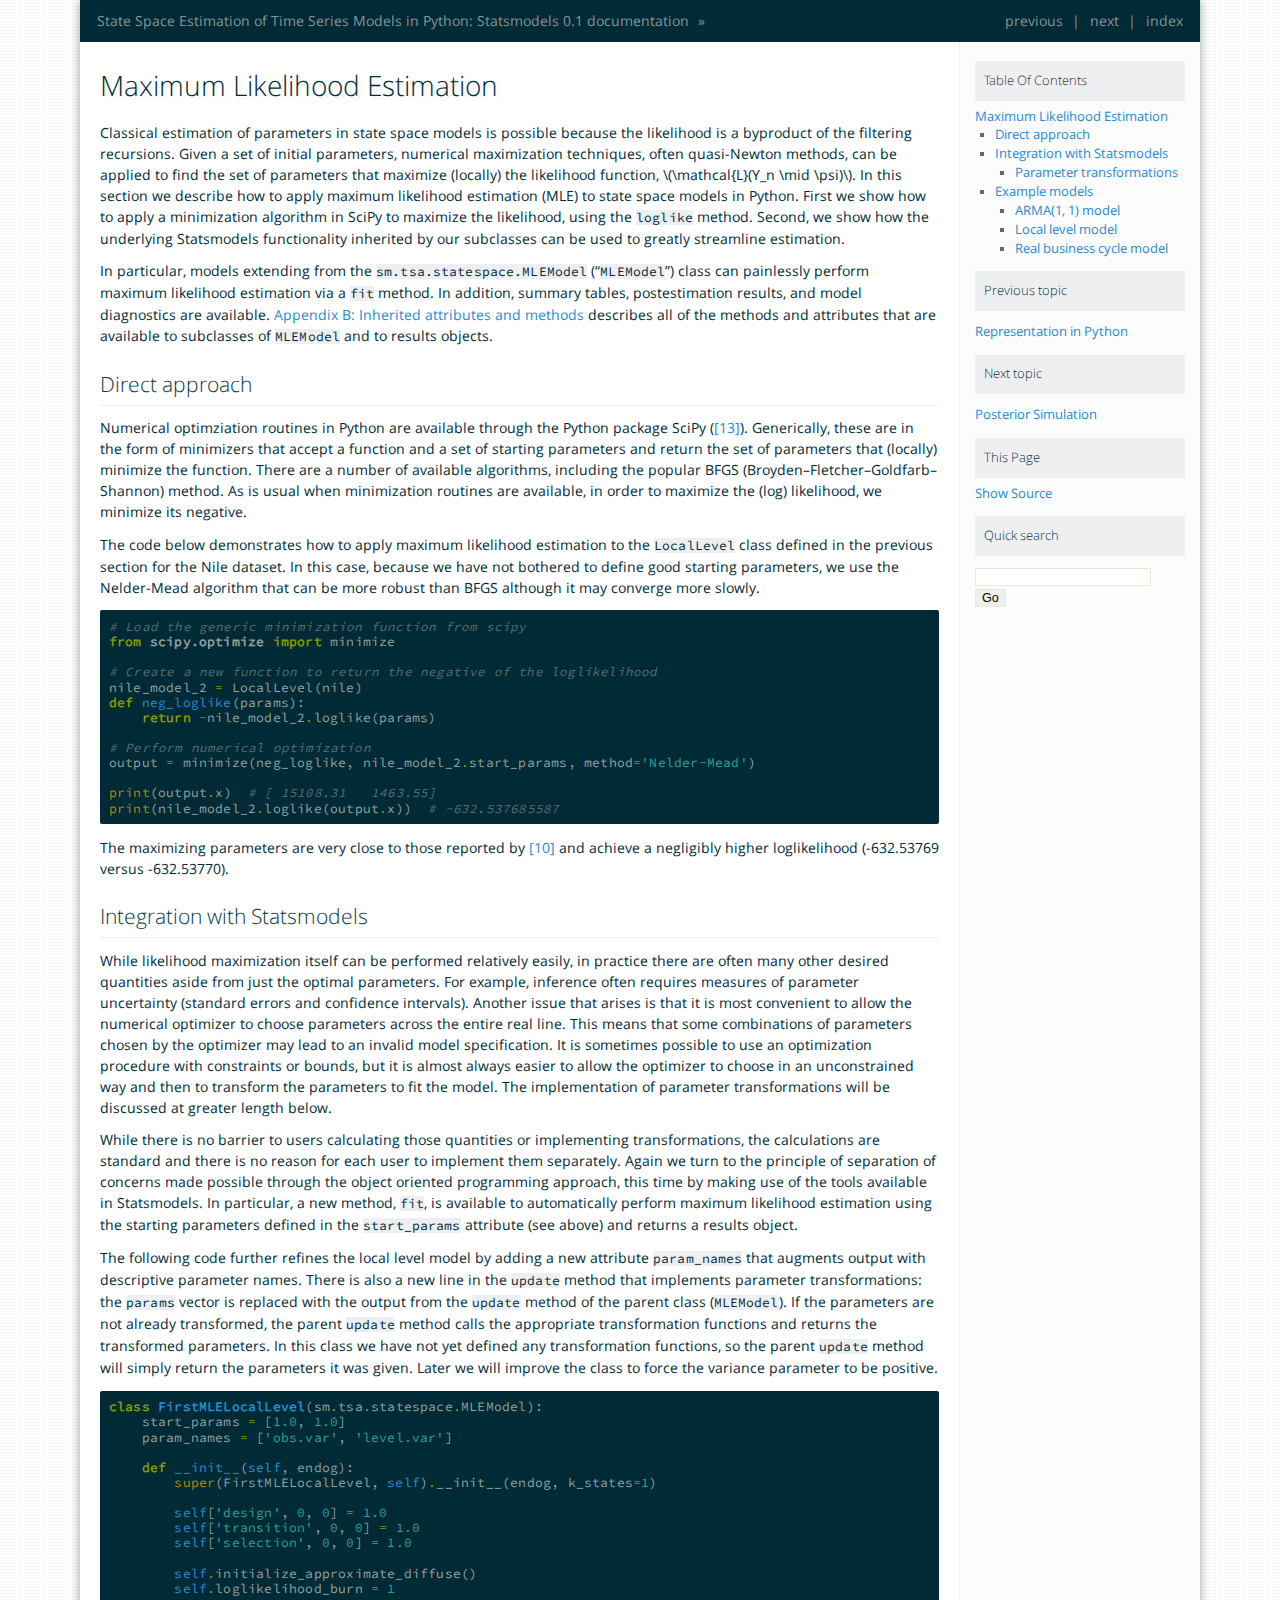
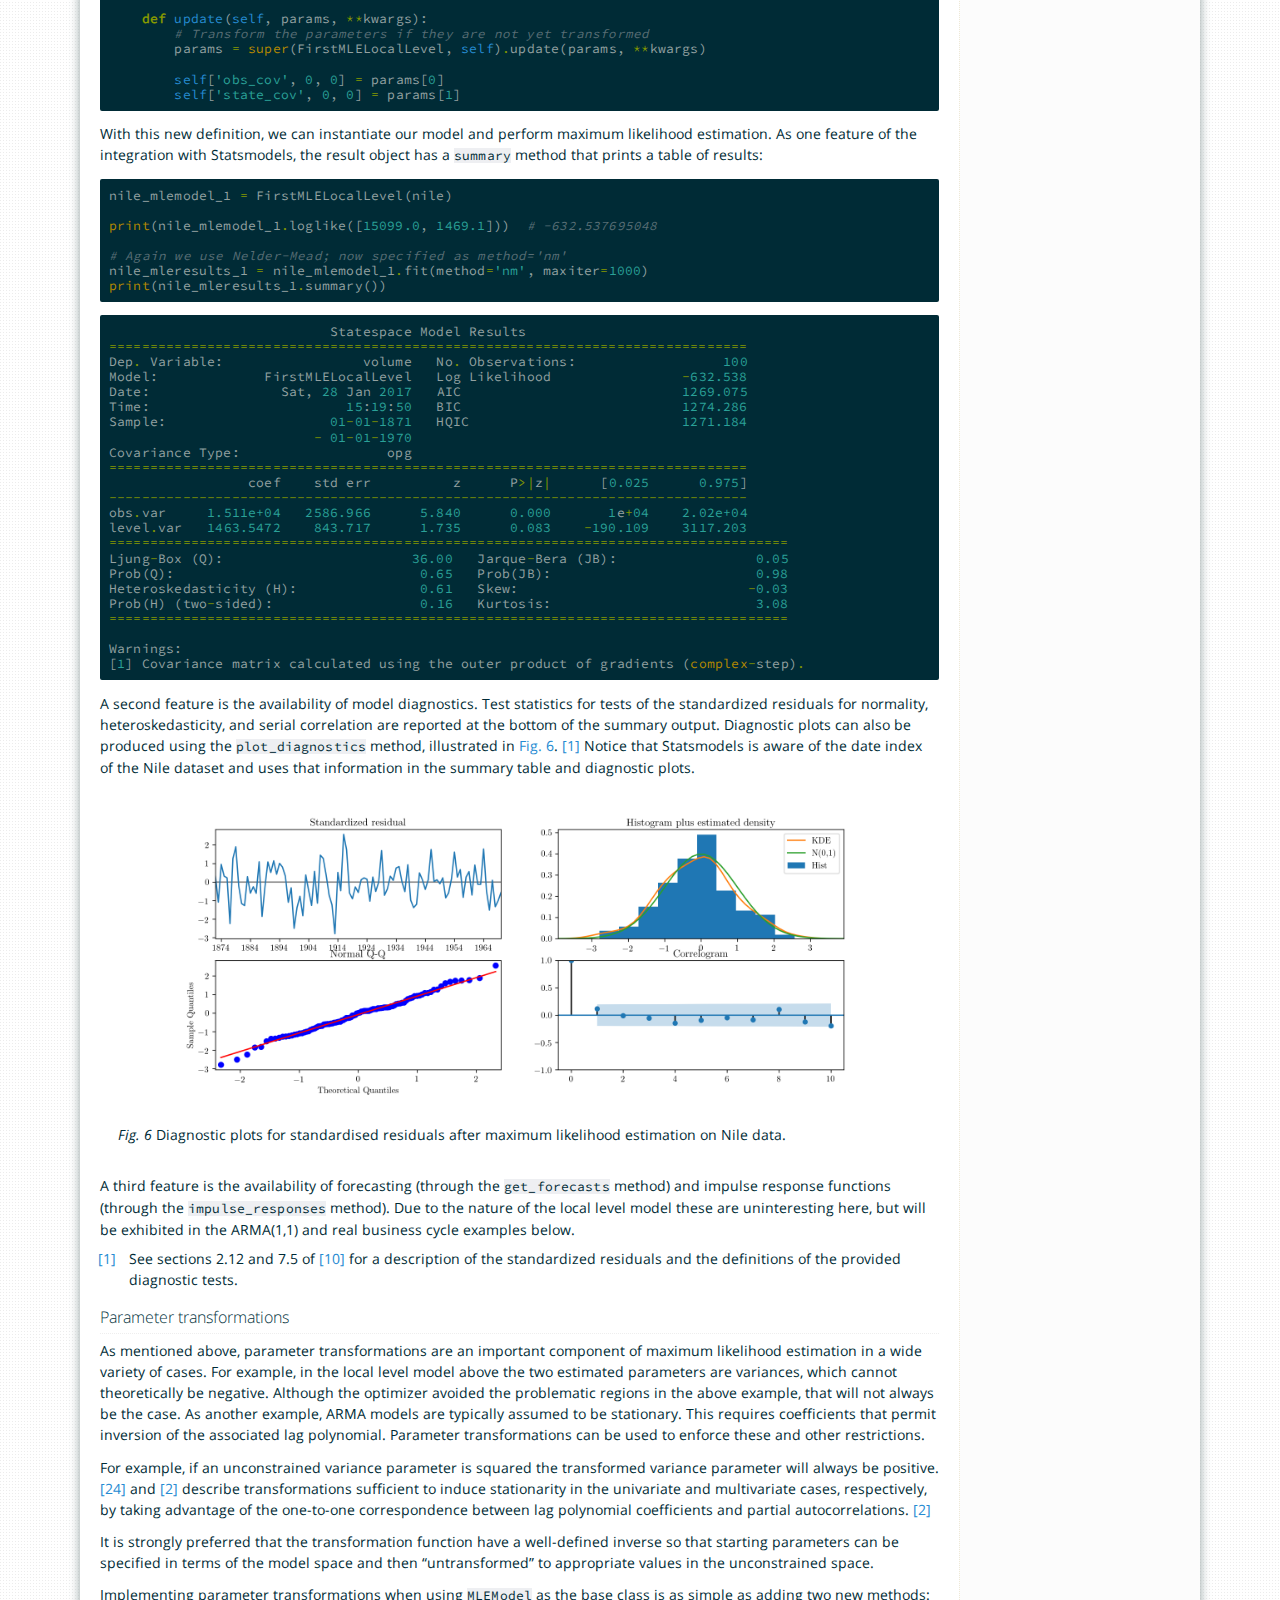
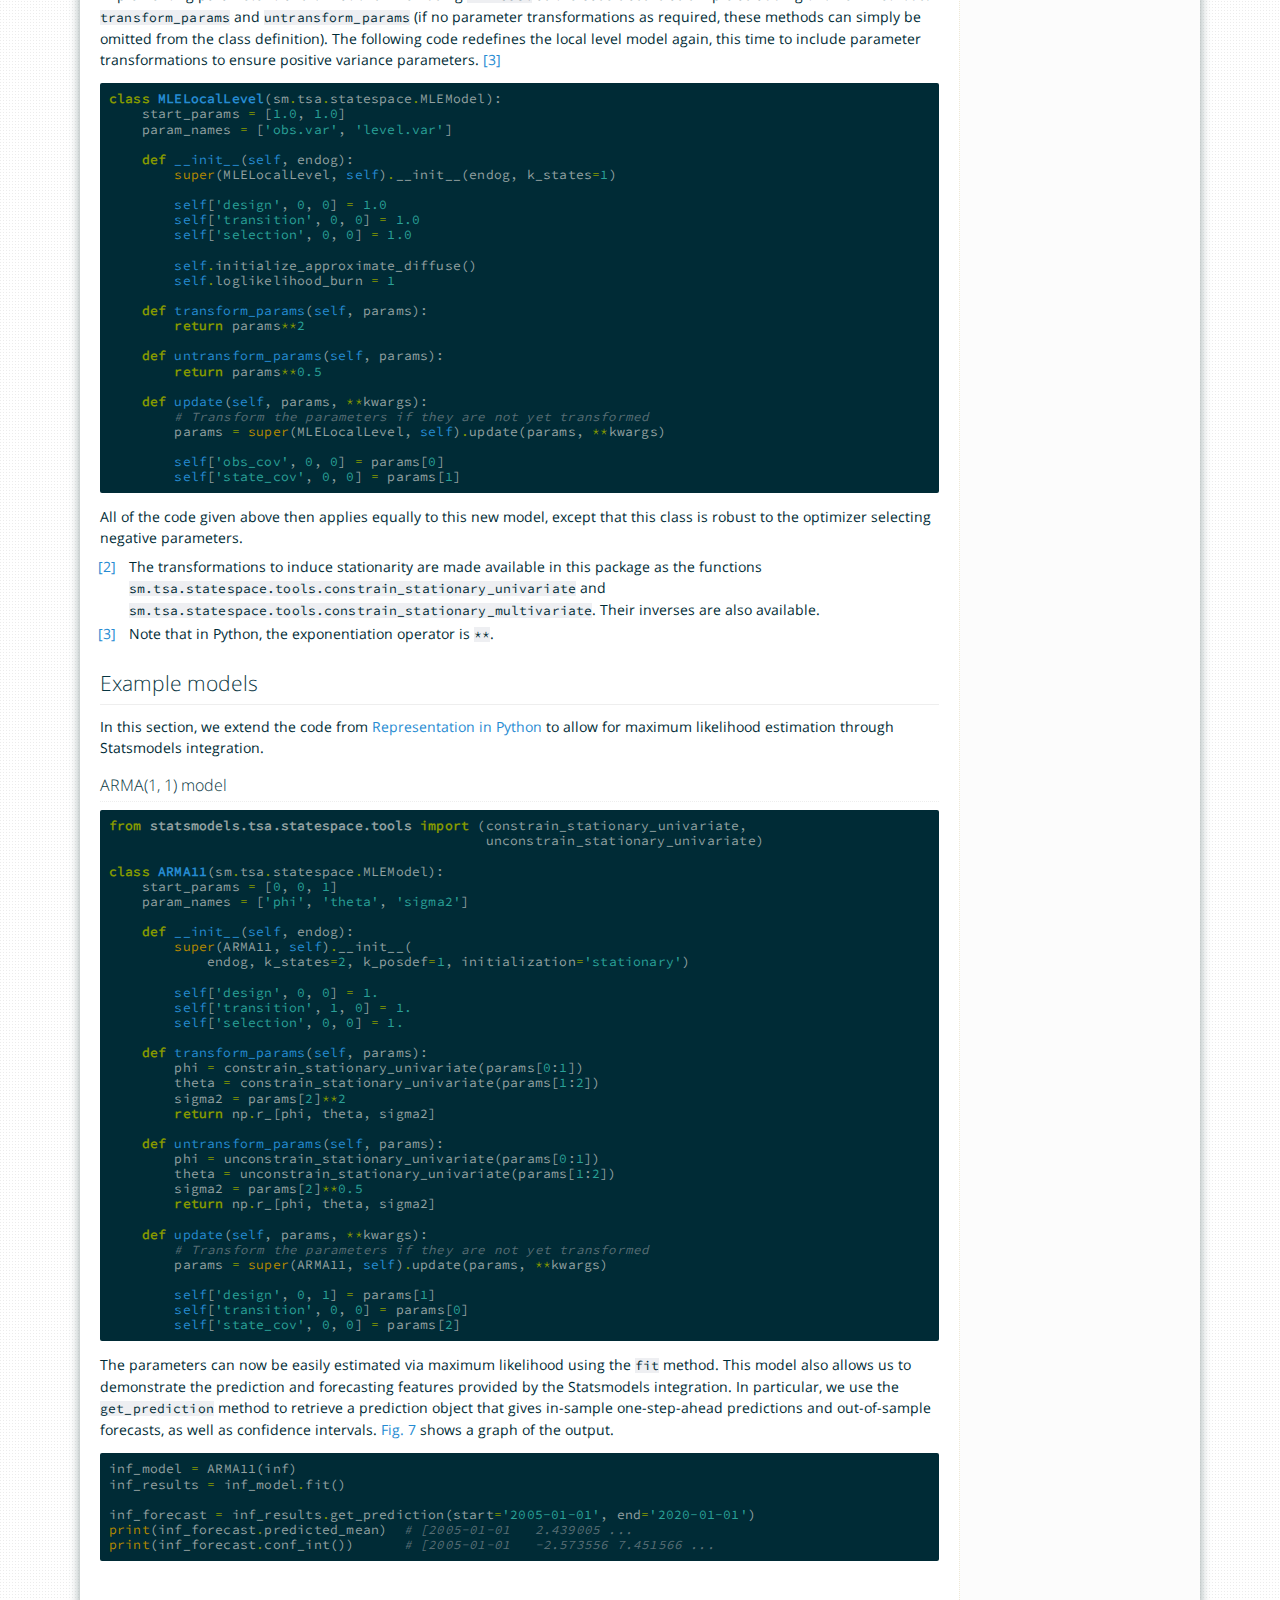
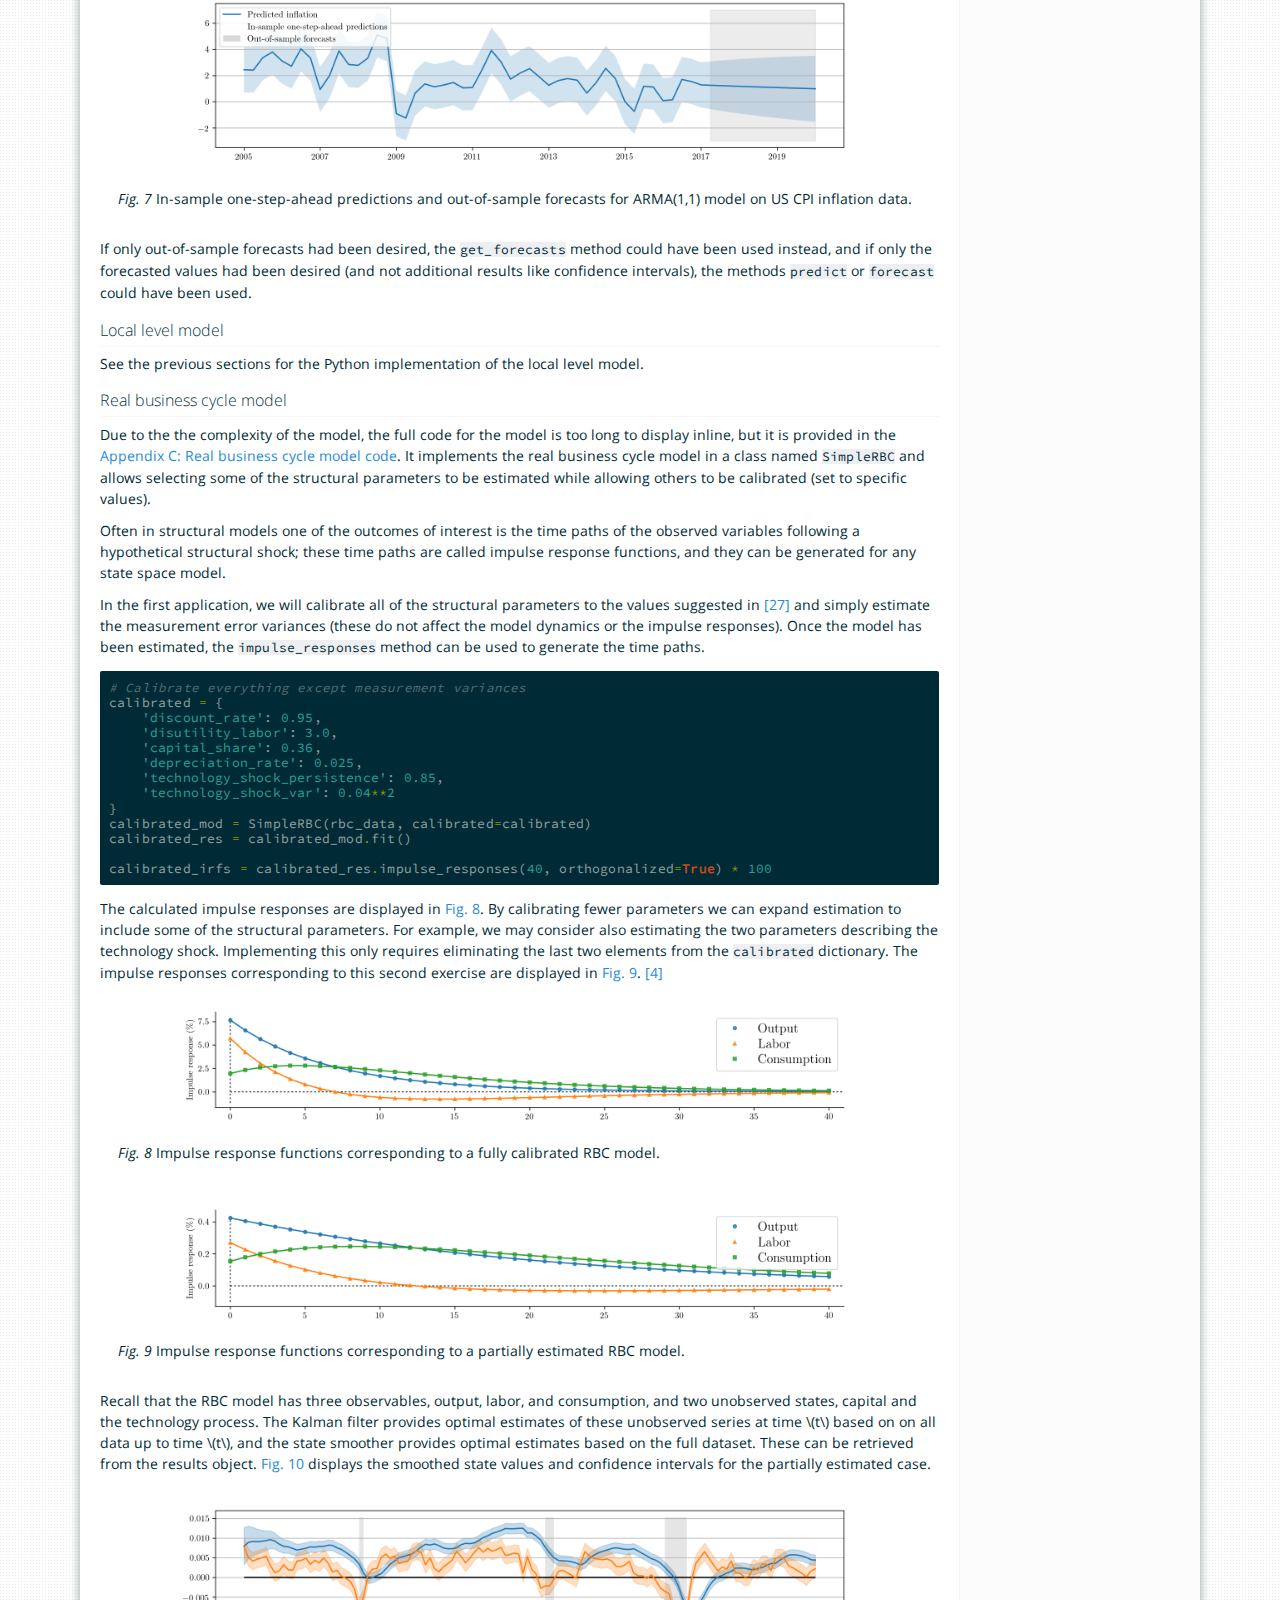
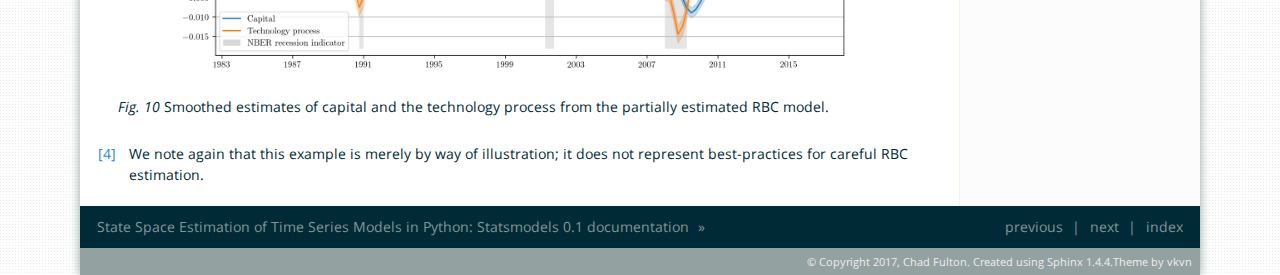
<file: docs/sections/4-maximum_likelihood_estimation.html>
<!DOCTYPE html>


<html xmlns="http://www.w3.org/1999/xhtml">
  <head>
    <meta http-equiv="Content-Type" content="text/html; charset=utf-8" />
    
    <title>Maximum Likelihood Estimation &mdash; State Space Estimation of Time Series Models in Python: Statsmodels 0.1 documentation</title>
    
    <link rel="stylesheet" href="../_static/solar.css" type="text/css" />
    <link rel="stylesheet" href="../_static/pygments.css" type="text/css" />
    
    <script type="text/javascript">
      var DOCUMENTATION_OPTIONS = {
        URL_ROOT:    '../',
        VERSION:     '0.1',
        COLLAPSE_INDEX: false,
        FILE_SUFFIX: '.html',
        HAS_SOURCE:  true
      };
    </script>
    <script type="text/javascript" src="../_static/jquery.js"></script>
    <script type="text/javascript" src="../_static/underscore.js"></script>
    <script type="text/javascript" src="../_static/doctools.js"></script>
    <script type="text/javascript" src="https://cdn.mathjax.org/mathjax/latest/MathJax.js?config=TeX-AMS-MML_HTMLorMML"></script>
    <link rel="top" title="State Space Estimation of Time Series Models in Python: Statsmodels 0.1 documentation" href="../index.html" />
    <link rel="next" title="Posterior Simulation" href="5-posterior_simulation.html" />
    <link rel="prev" title="Representation in Python" href="3-python_representation.html" /><!--<link href='http://fonts.googleapis.com/css?family=Source+Code+Pro|Open+Sans:300italic,400italic,700italic,400,300,700' rel='stylesheet' type='text/css'>-->
<link href="../_static/google-fonts.css" rel="stylesheet">
<link href="../_static/solarized-dark.css" rel="stylesheet">
  </head>
  <body role="document">
    <div class="related" role="navigation" aria-label="related navigation">
      <h3>Navigation</h3>
      <ul>
        <li class="right" style="margin-right: 10px">
          <a href="../genindex.html" title="General Index"
             accesskey="I">index</a></li>
        <li class="right" >
          <a href="5-posterior_simulation.html" title="Posterior Simulation"
             accesskey="N">next</a> |</li>
        <li class="right" >
          <a href="3-python_representation.html" title="Representation in Python"
             accesskey="P">previous</a> |</li>
        <li class="nav-item nav-item-0"><a href="../index.html">State Space Estimation of Time Series Models in Python: Statsmodels 0.1 documentation</a> &raquo;</li> 
      </ul>
    </div>
      <div class="sphinxsidebar" role="navigation" aria-label="main navigation">
        <div class="sphinxsidebarwrapper">
  <h3><a href="../index.html">Table Of Contents</a></h3>
  <ul>
<li><a class="reference internal" href="#">Maximum Likelihood Estimation</a><ul>
<li><a class="reference internal" href="#direct-approach">Direct approach</a></li>
<li><a class="reference internal" href="#integration-with-statsmodels">Integration with Statsmodels</a><ul>
<li><a class="reference internal" href="#parameter-transformations">Parameter transformations</a></li>
</ul>
</li>
<li><a class="reference internal" href="#example-models">Example models</a><ul>
<li><a class="reference internal" href="#arma-1-1-model">ARMA(1, 1) model</a></li>
<li><a class="reference internal" href="#local-level-model">Local level model</a></li>
<li><a class="reference internal" href="#real-business-cycle-model">Real business cycle model</a></li>
</ul>
</li>
</ul>
</li>
</ul>

  <h4>Previous topic</h4>
  <p class="topless"><a href="3-python_representation.html"
                        title="previous chapter">Representation in Python</a></p>
  <h4>Next topic</h4>
  <p class="topless"><a href="5-posterior_simulation.html"
                        title="next chapter">Posterior Simulation</a></p>
  <div role="note" aria-label="source link">
    <h3>This Page</h3>
    <ul class="this-page-menu">
      <li><a href="../_sources/sections/4-maximum_likelihood_estimation.txt"
            rel="nofollow">Show Source</a></li>
    </ul>
   </div>
<div id="searchbox" style="display: none" role="search">
  <h3>Quick search</h3>
    <form class="search" action="../search.html" method="get">
      <div><input type="text" name="q" /></div>
      <div><input type="submit" value="Go" /></div>
      <input type="hidden" name="check_keywords" value="yes" />
      <input type="hidden" name="area" value="default" />
    </form>
</div>
<script type="text/javascript">$('#searchbox').show(0);</script>
        </div>
      </div>

    <div class="document">
      <div class="documentwrapper">
        <div class="bodywrapper">
          <div class="body" role="main">
            
  <div class="section" id="maximum-likelihood-estimation">
<span id="id1"></span><h1>Maximum Likelihood Estimation<a class="headerlink" href="#maximum-likelihood-estimation" title="Permalink to this headline">¶</a></h1>
<p>Classical estimation of parameters in state space models is possible because
the likelihood is a byproduct of the filtering recursions. Given a set of
initial parameters, numerical maximization techniques, often quasi-Newton
methods, can be applied to find the set of parameters that maximize (locally)
the likelihood function, <span class="math">\(\mathcal{L}(Y_n \mid \psi)\)</span>. In this section we
describe how to apply maximum likelihood estimation (MLE) to state space models
in Python. First we show how to apply a minimization algorithm in SciPy to
maximize the likelihood, using the <code class="docutils literal"><span class="pre">loglike</span></code> method. Second, we show how the underlying Statsmodels functionality inherited by our subclasses can be used to
greatly streamline estimation.</p>
<p>In particular, models extending from the <code class="docutils literal"><span class="pre">sm.tsa.statespace.MLEModel</span></code>
(&#8220;<code class="docutils literal"><span class="pre">MLEModel</span></code>&#8221;) class can painlessly perform maximum likelihood estimation via
a <code class="docutils literal"><span class="pre">fit</span></code> method. In addition, summary tables, postestimation results, and
model diagnostics are available. <a class="reference internal" href="10-appendix-B.html#appendix-b"><span class="std std-ref">Appendix B: Inherited attributes and methods</span></a> describes all of the
methods and attributes that are available to subclasses of <code class="docutils literal"><span class="pre">MLEModel</span></code>
and to results objects.</p>
<div class="section" id="direct-approach">
<h2>Direct approach<a class="headerlink" href="#direct-approach" title="Permalink to this headline">¶</a></h2>
<p>Numerical optimziation routines in Python are available through the Python
package SciPy (<a class="reference internal" href="9-references.html#jones-scipy-2001" id="id2">[13]</a>). Generically, these are in the
form of minimizers that accept a function and a set of starting parameters and
return the set of parameters that (locally) minimize the function. There are a
number of available algorithms, including the popular BFGS
(Broyden–Fletcher–Goldfarb–Shannon) method. As is usual when minimization
routines are available, in order to maximize the (log) likelihood, we minimize
its negative.</p>
<p>The code below demonstrates how to apply maximum likelihood estimation to the
<code class="docutils literal"><span class="pre">LocalLevel</span></code> class defined in the previous section for the Nile dataset. In
this case, because we have not bothered to define good starting parameters, we
use the Nelder-Mead algorithm that can be more robust than BFGS although it
may converge more slowly.</p>
<div class="highlight-default"><div class="highlight"><pre><span></span><span class="c1"># Load the generic minimization function from scipy</span>
<span class="kn">from</span> <span class="nn">scipy.optimize</span> <span class="k">import</span> <span class="n">minimize</span>

<span class="c1"># Create a new function to return the negative of the loglikelihood</span>
<span class="n">nile_model_2</span> <span class="o">=</span> <span class="n">LocalLevel</span><span class="p">(</span><span class="n">nile</span><span class="p">)</span>
<span class="k">def</span> <span class="nf">neg_loglike</span><span class="p">(</span><span class="n">params</span><span class="p">):</span>
    <span class="k">return</span> <span class="o">-</span><span class="n">nile_model_2</span><span class="o">.</span><span class="n">loglike</span><span class="p">(</span><span class="n">params</span><span class="p">)</span>

<span class="c1"># Perform numerical optimization</span>
<span class="n">output</span> <span class="o">=</span> <span class="n">minimize</span><span class="p">(</span><span class="n">neg_loglike</span><span class="p">,</span> <span class="n">nile_model_2</span><span class="o">.</span><span class="n">start_params</span><span class="p">,</span> <span class="n">method</span><span class="o">=</span><span class="s1">&#39;Nelder-Mead&#39;</span><span class="p">)</span>

<span class="nb">print</span><span class="p">(</span><span class="n">output</span><span class="o">.</span><span class="n">x</span><span class="p">)</span>  <span class="c1"># [ 15108.31   1463.55]</span>
<span class="nb">print</span><span class="p">(</span><span class="n">nile_model_2</span><span class="o">.</span><span class="n">loglike</span><span class="p">(</span><span class="n">output</span><span class="o">.</span><span class="n">x</span><span class="p">))</span>  <span class="c1"># -632.537685587</span>
</pre></div>
</div>
<p>The maximizing parameters are very close to those reported by
<a class="reference internal" href="9-references.html#durbin-time-2012" id="id3">[10]</a> and achieve a negligibly higher loglikelihood
(-632.53769 versus -632.53770).</p>
</div>
<div class="section" id="integration-with-statsmodels">
<h2>Integration with Statsmodels<a class="headerlink" href="#integration-with-statsmodels" title="Permalink to this headline">¶</a></h2>
<p>While likelihood maximization itself can be performed relatively easily, in
practice there are often many other desired quantities aside from just the
optimal parameters. For example, inference often requires measures of parameter
uncertainty (standard errors and confidence intervals). Another issue that
arises is that it is most convenient to allow the numerical optimizer to choose
parameters across the entire real line. This means that some combinations of
parameters chosen by the optimizer may lead to an invalid model specification.
It is sometimes possible to use an optimization procedure with constraints
or bounds, but it is almost always easier to allow the optimizer to choose in
an unconstrained way and then to transform the parameters to fit the model. The
implementation of parameter transformations will be discussed at greater length
below.</p>
<p>While there is no barrier to users calculating those quantities or implementing
transformations, the calculations are standard and there is no reason for each
user to implement them separately. Again we turn to the principle of separation
of concerns made possible through the object oriented programming approach,
this time by making use of the tools available in Statsmodels. In particular, a
new method, <code class="docutils literal"><span class="pre">fit</span></code>, is available to automatically perform maximum
likelihood estimation using the starting parameters defined in the
<code class="docutils literal"><span class="pre">start_params</span></code> attribute (see above) and returns a results object.</p>
<p>The following code further refines the local level model by adding a new
attribute <code class="docutils literal"><span class="pre">param_names</span></code> that augments output with descriptive parameter
names. There is also a new line in the <code class="docutils literal"><span class="pre">update</span></code> method that implements
parameter transformations: the <code class="docutils literal"><span class="pre">params</span></code> vector is replaced with the output
from the <code class="docutils literal"><span class="pre">update</span></code> method of the parent class (<code class="docutils literal"><span class="pre">MLEModel</span></code>). If the
parameters are not already transformed, the parent <code class="docutils literal"><span class="pre">update</span></code> method calls the
appropriate transformation functions and returns the transformed parameters. In
this class we have not yet defined any transformation functions, so the parent
<code class="docutils literal"><span class="pre">update</span></code> method will simply return the parameters it was given. Later we will
improve the class to force the variance parameter to be positive.</p>
<div class="highlight-default"><div class="highlight"><pre><span></span><span class="k">class</span> <span class="nc">FirstMLELocalLevel</span><span class="p">(</span><span class="n">sm</span><span class="o">.</span><span class="n">tsa</span><span class="o">.</span><span class="n">statespace</span><span class="o">.</span><span class="n">MLEModel</span><span class="p">):</span>
    <span class="n">start_params</span> <span class="o">=</span> <span class="p">[</span><span class="mf">1.0</span><span class="p">,</span> <span class="mf">1.0</span><span class="p">]</span>
    <span class="n">param_names</span> <span class="o">=</span> <span class="p">[</span><span class="s1">&#39;obs.var&#39;</span><span class="p">,</span> <span class="s1">&#39;level.var&#39;</span><span class="p">]</span>

    <span class="k">def</span> <span class="nf">__init__</span><span class="p">(</span><span class="bp">self</span><span class="p">,</span> <span class="n">endog</span><span class="p">):</span>
        <span class="nb">super</span><span class="p">(</span><span class="n">FirstMLELocalLevel</span><span class="p">,</span> <span class="bp">self</span><span class="p">)</span><span class="o">.</span><span class="n">__init__</span><span class="p">(</span><span class="n">endog</span><span class="p">,</span> <span class="n">k_states</span><span class="o">=</span><span class="mi">1</span><span class="p">)</span>

        <span class="bp">self</span><span class="p">[</span><span class="s1">&#39;design&#39;</span><span class="p">,</span> <span class="mi">0</span><span class="p">,</span> <span class="mi">0</span><span class="p">]</span> <span class="o">=</span> <span class="mf">1.0</span>
        <span class="bp">self</span><span class="p">[</span><span class="s1">&#39;transition&#39;</span><span class="p">,</span> <span class="mi">0</span><span class="p">,</span> <span class="mi">0</span><span class="p">]</span> <span class="o">=</span> <span class="mf">1.0</span>
        <span class="bp">self</span><span class="p">[</span><span class="s1">&#39;selection&#39;</span><span class="p">,</span> <span class="mi">0</span><span class="p">,</span> <span class="mi">0</span><span class="p">]</span> <span class="o">=</span> <span class="mf">1.0</span>

        <span class="bp">self</span><span class="o">.</span><span class="n">initialize_approximate_diffuse</span><span class="p">()</span>
        <span class="bp">self</span><span class="o">.</span><span class="n">loglikelihood_burn</span> <span class="o">=</span> <span class="mi">1</span>

    <span class="k">def</span> <span class="nf">update</span><span class="p">(</span><span class="bp">self</span><span class="p">,</span> <span class="n">params</span><span class="p">,</span> <span class="o">**</span><span class="n">kwargs</span><span class="p">):</span>
        <span class="c1"># Transform the parameters if they are not yet transformed</span>
        <span class="n">params</span> <span class="o">=</span> <span class="nb">super</span><span class="p">(</span><span class="n">FirstMLELocalLevel</span><span class="p">,</span> <span class="bp">self</span><span class="p">)</span><span class="o">.</span><span class="n">update</span><span class="p">(</span><span class="n">params</span><span class="p">,</span> <span class="o">**</span><span class="n">kwargs</span><span class="p">)</span>

        <span class="bp">self</span><span class="p">[</span><span class="s1">&#39;obs_cov&#39;</span><span class="p">,</span> <span class="mi">0</span><span class="p">,</span> <span class="mi">0</span><span class="p">]</span> <span class="o">=</span> <span class="n">params</span><span class="p">[</span><span class="mi">0</span><span class="p">]</span>
        <span class="bp">self</span><span class="p">[</span><span class="s1">&#39;state_cov&#39;</span><span class="p">,</span> <span class="mi">0</span><span class="p">,</span> <span class="mi">0</span><span class="p">]</span> <span class="o">=</span> <span class="n">params</span><span class="p">[</span><span class="mi">1</span><span class="p">]</span>
</pre></div>
</div>
<p>With this new definition, we can instantiate our model and perform maximum
likelihood estimation. As one feature of the integration with Statsmodels, the
result object has a <code class="docutils literal"><span class="pre">summary</span></code> method that prints a table of results:</p>
<div class="highlight-default"><div class="highlight"><pre><span></span><span class="n">nile_mlemodel_1</span> <span class="o">=</span> <span class="n">FirstMLELocalLevel</span><span class="p">(</span><span class="n">nile</span><span class="p">)</span>

<span class="nb">print</span><span class="p">(</span><span class="n">nile_mlemodel_1</span><span class="o">.</span><span class="n">loglike</span><span class="p">([</span><span class="mf">15099.0</span><span class="p">,</span> <span class="mf">1469.1</span><span class="p">]))</span>  <span class="c1"># -632.537695048</span>

<span class="c1"># Again we use Nelder-Mead; now specified as method=&#39;nm&#39;</span>
<span class="n">nile_mleresults_1</span> <span class="o">=</span> <span class="n">nile_mlemodel_1</span><span class="o">.</span><span class="n">fit</span><span class="p">(</span><span class="n">method</span><span class="o">=</span><span class="s1">&#39;nm&#39;</span><span class="p">,</span> <span class="n">maxiter</span><span class="o">=</span><span class="mi">1000</span><span class="p">)</span>
<span class="nb">print</span><span class="p">(</span><span class="n">nile_mleresults_1</span><span class="o">.</span><span class="n">summary</span><span class="p">())</span>
</pre></div>
</div>
<div class="highlight-default"><div class="highlight"><pre><span></span>                           <span class="n">Statespace</span> <span class="n">Model</span> <span class="n">Results</span>                           
<span class="o">==============================================================================</span>
<span class="n">Dep</span><span class="o">.</span> <span class="n">Variable</span><span class="p">:</span>                 <span class="n">volume</span>   <span class="n">No</span><span class="o">.</span> <span class="n">Observations</span><span class="p">:</span>                  <span class="mi">100</span>
<span class="n">Model</span><span class="p">:</span>             <span class="n">FirstMLELocalLevel</span>   <span class="n">Log</span> <span class="n">Likelihood</span>                <span class="o">-</span><span class="mf">632.538</span>
<span class="n">Date</span><span class="p">:</span>                <span class="n">Sat</span><span class="p">,</span> <span class="mi">28</span> <span class="n">Jan</span> <span class="mi">2017</span>   <span class="n">AIC</span>                           <span class="mf">1269.075</span>
<span class="n">Time</span><span class="p">:</span>                        <span class="mi">15</span><span class="p">:</span><span class="mi">19</span><span class="p">:</span><span class="mi">50</span>   <span class="n">BIC</span>                           <span class="mf">1274.286</span>
<span class="n">Sample</span><span class="p">:</span>                    <span class="mi">01</span><span class="o">-</span><span class="mi">01</span><span class="o">-</span><span class="mi">1871</span>   <span class="n">HQIC</span>                          <span class="mf">1271.184</span>
                         <span class="o">-</span> <span class="mi">01</span><span class="o">-</span><span class="mi">01</span><span class="o">-</span><span class="mi">1970</span>                                         
<span class="n">Covariance</span> <span class="n">Type</span><span class="p">:</span>                  <span class="n">opg</span>                                         
<span class="o">==============================================================================</span>
                 <span class="n">coef</span>    <span class="n">std</span> <span class="n">err</span>          <span class="n">z</span>      <span class="n">P</span><span class="o">&gt;|</span><span class="n">z</span><span class="o">|</span>      <span class="p">[</span><span class="mf">0.025</span>      <span class="mf">0.975</span><span class="p">]</span>
<span class="o">------------------------------------------------------------------------------</span>
<span class="n">obs</span><span class="o">.</span><span class="n">var</span>     <span class="mf">1.511e+04</span>   <span class="mf">2586.966</span>      <span class="mf">5.840</span>      <span class="mf">0.000</span>       <span class="mi">1</span><span class="n">e</span><span class="o">+</span><span class="mi">04</span>    <span class="mf">2.02e+04</span>
<span class="n">level</span><span class="o">.</span><span class="n">var</span>   <span class="mf">1463.5472</span>    <span class="mf">843.717</span>      <span class="mf">1.735</span>      <span class="mf">0.083</span>    <span class="o">-</span><span class="mf">190.109</span>    <span class="mf">3117.203</span>
<span class="o">===================================================================================</span>
<span class="n">Ljung</span><span class="o">-</span><span class="n">Box</span> <span class="p">(</span><span class="n">Q</span><span class="p">):</span>                       <span class="mf">36.00</span>   <span class="n">Jarque</span><span class="o">-</span><span class="n">Bera</span> <span class="p">(</span><span class="n">JB</span><span class="p">):</span>                 <span class="mf">0.05</span>
<span class="n">Prob</span><span class="p">(</span><span class="n">Q</span><span class="p">):</span>                              <span class="mf">0.65</span>   <span class="n">Prob</span><span class="p">(</span><span class="n">JB</span><span class="p">):</span>                         <span class="mf">0.98</span>
<span class="n">Heteroskedasticity</span> <span class="p">(</span><span class="n">H</span><span class="p">):</span>               <span class="mf">0.61</span>   <span class="n">Skew</span><span class="p">:</span>                            <span class="o">-</span><span class="mf">0.03</span>
<span class="n">Prob</span><span class="p">(</span><span class="n">H</span><span class="p">)</span> <span class="p">(</span><span class="n">two</span><span class="o">-</span><span class="n">sided</span><span class="p">):</span>                  <span class="mf">0.16</span>   <span class="n">Kurtosis</span><span class="p">:</span>                         <span class="mf">3.08</span>
<span class="o">===================================================================================</span>

<span class="n">Warnings</span><span class="p">:</span>
<span class="p">[</span><span class="mi">1</span><span class="p">]</span> <span class="n">Covariance</span> <span class="n">matrix</span> <span class="n">calculated</span> <span class="n">using</span> <span class="n">the</span> <span class="n">outer</span> <span class="n">product</span> <span class="n">of</span> <span class="n">gradients</span> <span class="p">(</span><span class="nb">complex</span><span class="o">-</span><span class="n">step</span><span class="p">)</span><span class="o">.</span>
</pre></div>
</div>
<p>A second feature is the availability of model diagnostics. Test statistics for
tests of the standardized residuals for normality, heteroskedasticity, and
serial correlation are reported at the bottom of the summary output. Diagnostic
plots can also be produced using the <code class="docutils literal"><span class="pre">plot_diagnostics</span></code> method, illustrated
in <a class="reference internal" href="#figure-4-diag-nile"><span class="std std-numref">Fig. 6</span></a>. <a class="footnote-reference" href="#id5" id="id4">[1]</a> Notice that Statsmodels is aware of the
date index of the Nile dataset and uses that information in the summary table
and diagnostic plots.</p>
<div class="figure" id="id16">
<span id="figure-4-diag-nile"></span><img alt="../_images/fig_4-diag-nile.png" src="../_images/fig_4-diag-nile.png" />
<p class="caption"><span class="caption-number">Fig. 6 </span><span class="caption-text">Diagnostic plots for standardised residuals after maximum likelihood
estimation on Nile data.</span></p>
</div>
<p>A third feature is the availability of forecasting (through the
<code class="docutils literal"><span class="pre">get_forecasts</span></code> method) and impulse response functions (through the
<code class="docutils literal"><span class="pre">impulse_responses</span></code> method). Due to the nature of the local level model these
are uninteresting here, but will be exhibited in the ARMA(1,1) and real
business cycle examples below.</p>
<table class="docutils footnote" frame="void" id="id5" rules="none">
<colgroup><col class="label" /><col /></colgroup>
<tbody valign="top">
<tr><td class="label"><a class="fn-backref" href="#id4">[1]</a></td><td>See sections 2.12 and 7.5 of <a class="reference internal" href="9-references.html#durbin-time-2012" id="id6">[10]</a> for a description
of the standardized residuals and the definitions of the provided
diagnostic tests.</td></tr>
</tbody>
</table>
<div class="section" id="parameter-transformations">
<h3>Parameter transformations<a class="headerlink" href="#parameter-transformations" title="Permalink to this headline">¶</a></h3>
<p>As mentioned above, parameter transformations are an important component of
maximum likelihood estimation in a wide variety of cases. For example, in the
local level model above the two estimated parameters are variances, which
cannot theoretically be negative. Although the optimizer avoided the
problematic regions in the above example, that will not always be the case. As
another example, ARMA models are typically assumed to be stationary. This
requires coefficients that permit inversion of the associated lag polynomial.
Parameter transformations can be used to enforce these and other
restrictions.</p>
<p>For example, if an unconstrained variance parameter is squared the transformed
variance parameter will always be positive. <a class="reference internal" href="9-references.html#monahan-note-1984" id="id7">[24]</a> and
<a class="reference internal" href="9-references.html#ansley-note-1986" id="id8">[2]</a> describe transformations sufficient to induce
stationarity in the univariate and multivariate cases, respectively, by taking
advantage of the one-to-one correspondence between lag polynomial coefficients
and partial autocorrelations. <a class="footnote-reference" href="#id11" id="id9">[2]</a></p>
<p>It is strongly preferred that the transformation function have a well-defined
inverse so that starting parameters can be specified in terms of the model
space and then &#8220;untransformed&#8221; to appropriate values in the unconstrained
space.</p>
<p>Implementing parameter transformations when using <code class="docutils literal"><span class="pre">MLEModel</span></code> as the base
class is as simple as adding two new methods: <code class="docutils literal"><span class="pre">transform_params</span></code> and
<code class="docutils literal"><span class="pre">untransform_params</span></code> (if no parameter transformations as required, these
methods can simply be omitted from the class definition). The following code
redefines the local level model again, this time to include parameter
transformations to ensure positive variance parameters. <a class="footnote-reference" href="#id12" id="id10">[3]</a></p>
<div class="highlight-default"><div class="highlight"><pre><span></span><span class="k">class</span> <span class="nc">MLELocalLevel</span><span class="p">(</span><span class="n">sm</span><span class="o">.</span><span class="n">tsa</span><span class="o">.</span><span class="n">statespace</span><span class="o">.</span><span class="n">MLEModel</span><span class="p">):</span>
    <span class="n">start_params</span> <span class="o">=</span> <span class="p">[</span><span class="mf">1.0</span><span class="p">,</span> <span class="mf">1.0</span><span class="p">]</span>
    <span class="n">param_names</span> <span class="o">=</span> <span class="p">[</span><span class="s1">&#39;obs.var&#39;</span><span class="p">,</span> <span class="s1">&#39;level.var&#39;</span><span class="p">]</span>

    <span class="k">def</span> <span class="nf">__init__</span><span class="p">(</span><span class="bp">self</span><span class="p">,</span> <span class="n">endog</span><span class="p">):</span>
        <span class="nb">super</span><span class="p">(</span><span class="n">MLELocalLevel</span><span class="p">,</span> <span class="bp">self</span><span class="p">)</span><span class="o">.</span><span class="n">__init__</span><span class="p">(</span><span class="n">endog</span><span class="p">,</span> <span class="n">k_states</span><span class="o">=</span><span class="mi">1</span><span class="p">)</span>

        <span class="bp">self</span><span class="p">[</span><span class="s1">&#39;design&#39;</span><span class="p">,</span> <span class="mi">0</span><span class="p">,</span> <span class="mi">0</span><span class="p">]</span> <span class="o">=</span> <span class="mf">1.0</span>
        <span class="bp">self</span><span class="p">[</span><span class="s1">&#39;transition&#39;</span><span class="p">,</span> <span class="mi">0</span><span class="p">,</span> <span class="mi">0</span><span class="p">]</span> <span class="o">=</span> <span class="mf">1.0</span>
        <span class="bp">self</span><span class="p">[</span><span class="s1">&#39;selection&#39;</span><span class="p">,</span> <span class="mi">0</span><span class="p">,</span> <span class="mi">0</span><span class="p">]</span> <span class="o">=</span> <span class="mf">1.0</span>

        <span class="bp">self</span><span class="o">.</span><span class="n">initialize_approximate_diffuse</span><span class="p">()</span>
        <span class="bp">self</span><span class="o">.</span><span class="n">loglikelihood_burn</span> <span class="o">=</span> <span class="mi">1</span>

    <span class="k">def</span> <span class="nf">transform_params</span><span class="p">(</span><span class="bp">self</span><span class="p">,</span> <span class="n">params</span><span class="p">):</span>
        <span class="k">return</span> <span class="n">params</span><span class="o">**</span><span class="mi">2</span>

    <span class="k">def</span> <span class="nf">untransform_params</span><span class="p">(</span><span class="bp">self</span><span class="p">,</span> <span class="n">params</span><span class="p">):</span>
        <span class="k">return</span> <span class="n">params</span><span class="o">**</span><span class="mf">0.5</span>

    <span class="k">def</span> <span class="nf">update</span><span class="p">(</span><span class="bp">self</span><span class="p">,</span> <span class="n">params</span><span class="p">,</span> <span class="o">**</span><span class="n">kwargs</span><span class="p">):</span>
        <span class="c1"># Transform the parameters if they are not yet transformed</span>
        <span class="n">params</span> <span class="o">=</span> <span class="nb">super</span><span class="p">(</span><span class="n">MLELocalLevel</span><span class="p">,</span> <span class="bp">self</span><span class="p">)</span><span class="o">.</span><span class="n">update</span><span class="p">(</span><span class="n">params</span><span class="p">,</span> <span class="o">**</span><span class="n">kwargs</span><span class="p">)</span>

        <span class="bp">self</span><span class="p">[</span><span class="s1">&#39;obs_cov&#39;</span><span class="p">,</span> <span class="mi">0</span><span class="p">,</span> <span class="mi">0</span><span class="p">]</span> <span class="o">=</span> <span class="n">params</span><span class="p">[</span><span class="mi">0</span><span class="p">]</span>
        <span class="bp">self</span><span class="p">[</span><span class="s1">&#39;state_cov&#39;</span><span class="p">,</span> <span class="mi">0</span><span class="p">,</span> <span class="mi">0</span><span class="p">]</span> <span class="o">=</span> <span class="n">params</span><span class="p">[</span><span class="mi">1</span><span class="p">]</span>
</pre></div>
</div>
<p>All of the code given above then applies equally to this new model, except that
this class is robust to the optimizer selecting negative parameters.</p>
<table class="docutils footnote" frame="void" id="id11" rules="none">
<colgroup><col class="label" /><col /></colgroup>
<tbody valign="top">
<tr><td class="label"><a class="fn-backref" href="#id9">[2]</a></td><td>The transformations to induce stationarity are made available in this
package as the functions
<code class="docutils literal"><span class="pre">sm.tsa.statespace.tools.constrain_stationary_univariate</span></code> and
<code class="docutils literal"><span class="pre">sm.tsa.statespace.tools.constrain_stationary_multivariate</span></code>. Their
inverses are also available.</td></tr>
</tbody>
</table>
<table class="docutils footnote" frame="void" id="id12" rules="none">
<colgroup><col class="label" /><col /></colgroup>
<tbody valign="top">
<tr><td class="label"><a class="fn-backref" href="#id10">[3]</a></td><td>Note that in Python, the exponentiation operator is <code class="docutils literal"><span class="pre">**</span></code>.</td></tr>
</tbody>
</table>
</div>
</div>
<div class="section" id="example-models">
<h2>Example models<a class="headerlink" href="#example-models" title="Permalink to this headline">¶</a></h2>
<p>In this section, we extend the code from <a class="reference internal" href="3-python_representation.html#representation-in-python"><span class="std std-ref">Representation in Python</span></a> to
allow for maximum likelihood estimation through Statsmodels integration.</p>
<div class="section" id="arma-1-1-model">
<h3>ARMA(1, 1) model<a class="headerlink" href="#arma-1-1-model" title="Permalink to this headline">¶</a></h3>
<div class="highlight-default"><div class="highlight"><pre><span></span><span class="kn">from</span> <span class="nn">statsmodels.tsa.statespace.tools</span> <span class="k">import</span> <span class="p">(</span><span class="n">constrain_stationary_univariate</span><span class="p">,</span>
                                              <span class="n">unconstrain_stationary_univariate</span><span class="p">)</span>

<span class="k">class</span> <span class="nc">ARMA11</span><span class="p">(</span><span class="n">sm</span><span class="o">.</span><span class="n">tsa</span><span class="o">.</span><span class="n">statespace</span><span class="o">.</span><span class="n">MLEModel</span><span class="p">):</span>
    <span class="n">start_params</span> <span class="o">=</span> <span class="p">[</span><span class="mi">0</span><span class="p">,</span> <span class="mi">0</span><span class="p">,</span> <span class="mi">1</span><span class="p">]</span>
    <span class="n">param_names</span> <span class="o">=</span> <span class="p">[</span><span class="s1">&#39;phi&#39;</span><span class="p">,</span> <span class="s1">&#39;theta&#39;</span><span class="p">,</span> <span class="s1">&#39;sigma2&#39;</span><span class="p">]</span>

    <span class="k">def</span> <span class="nf">__init__</span><span class="p">(</span><span class="bp">self</span><span class="p">,</span> <span class="n">endog</span><span class="p">):</span>
        <span class="nb">super</span><span class="p">(</span><span class="n">ARMA11</span><span class="p">,</span> <span class="bp">self</span><span class="p">)</span><span class="o">.</span><span class="n">__init__</span><span class="p">(</span>
            <span class="n">endog</span><span class="p">,</span> <span class="n">k_states</span><span class="o">=</span><span class="mi">2</span><span class="p">,</span> <span class="n">k_posdef</span><span class="o">=</span><span class="mi">1</span><span class="p">,</span> <span class="n">initialization</span><span class="o">=</span><span class="s1">&#39;stationary&#39;</span><span class="p">)</span>

        <span class="bp">self</span><span class="p">[</span><span class="s1">&#39;design&#39;</span><span class="p">,</span> <span class="mi">0</span><span class="p">,</span> <span class="mi">0</span><span class="p">]</span> <span class="o">=</span> <span class="mf">1.</span>
        <span class="bp">self</span><span class="p">[</span><span class="s1">&#39;transition&#39;</span><span class="p">,</span> <span class="mi">1</span><span class="p">,</span> <span class="mi">0</span><span class="p">]</span> <span class="o">=</span> <span class="mf">1.</span>
        <span class="bp">self</span><span class="p">[</span><span class="s1">&#39;selection&#39;</span><span class="p">,</span> <span class="mi">0</span><span class="p">,</span> <span class="mi">0</span><span class="p">]</span> <span class="o">=</span> <span class="mf">1.</span>

    <span class="k">def</span> <span class="nf">transform_params</span><span class="p">(</span><span class="bp">self</span><span class="p">,</span> <span class="n">params</span><span class="p">):</span>
        <span class="n">phi</span> <span class="o">=</span> <span class="n">constrain_stationary_univariate</span><span class="p">(</span><span class="n">params</span><span class="p">[</span><span class="mi">0</span><span class="p">:</span><span class="mi">1</span><span class="p">])</span>
        <span class="n">theta</span> <span class="o">=</span> <span class="n">constrain_stationary_univariate</span><span class="p">(</span><span class="n">params</span><span class="p">[</span><span class="mi">1</span><span class="p">:</span><span class="mi">2</span><span class="p">])</span>
        <span class="n">sigma2</span> <span class="o">=</span> <span class="n">params</span><span class="p">[</span><span class="mi">2</span><span class="p">]</span><span class="o">**</span><span class="mi">2</span>
        <span class="k">return</span> <span class="n">np</span><span class="o">.</span><span class="n">r_</span><span class="p">[</span><span class="n">phi</span><span class="p">,</span> <span class="n">theta</span><span class="p">,</span> <span class="n">sigma2</span><span class="p">]</span>

    <span class="k">def</span> <span class="nf">untransform_params</span><span class="p">(</span><span class="bp">self</span><span class="p">,</span> <span class="n">params</span><span class="p">):</span>
        <span class="n">phi</span> <span class="o">=</span> <span class="n">unconstrain_stationary_univariate</span><span class="p">(</span><span class="n">params</span><span class="p">[</span><span class="mi">0</span><span class="p">:</span><span class="mi">1</span><span class="p">])</span>
        <span class="n">theta</span> <span class="o">=</span> <span class="n">unconstrain_stationary_univariate</span><span class="p">(</span><span class="n">params</span><span class="p">[</span><span class="mi">1</span><span class="p">:</span><span class="mi">2</span><span class="p">])</span>
        <span class="n">sigma2</span> <span class="o">=</span> <span class="n">params</span><span class="p">[</span><span class="mi">2</span><span class="p">]</span><span class="o">**</span><span class="mf">0.5</span>
        <span class="k">return</span> <span class="n">np</span><span class="o">.</span><span class="n">r_</span><span class="p">[</span><span class="n">phi</span><span class="p">,</span> <span class="n">theta</span><span class="p">,</span> <span class="n">sigma2</span><span class="p">]</span>

    <span class="k">def</span> <span class="nf">update</span><span class="p">(</span><span class="bp">self</span><span class="p">,</span> <span class="n">params</span><span class="p">,</span> <span class="o">**</span><span class="n">kwargs</span><span class="p">):</span>
        <span class="c1"># Transform the parameters if they are not yet transformed</span>
        <span class="n">params</span> <span class="o">=</span> <span class="nb">super</span><span class="p">(</span><span class="n">ARMA11</span><span class="p">,</span> <span class="bp">self</span><span class="p">)</span><span class="o">.</span><span class="n">update</span><span class="p">(</span><span class="n">params</span><span class="p">,</span> <span class="o">**</span><span class="n">kwargs</span><span class="p">)</span>

        <span class="bp">self</span><span class="p">[</span><span class="s1">&#39;design&#39;</span><span class="p">,</span> <span class="mi">0</span><span class="p">,</span> <span class="mi">1</span><span class="p">]</span> <span class="o">=</span> <span class="n">params</span><span class="p">[</span><span class="mi">1</span><span class="p">]</span>
        <span class="bp">self</span><span class="p">[</span><span class="s1">&#39;transition&#39;</span><span class="p">,</span> <span class="mi">0</span><span class="p">,</span> <span class="mi">0</span><span class="p">]</span> <span class="o">=</span> <span class="n">params</span><span class="p">[</span><span class="mi">0</span><span class="p">]</span>
        <span class="bp">self</span><span class="p">[</span><span class="s1">&#39;state_cov&#39;</span><span class="p">,</span> <span class="mi">0</span><span class="p">,</span> <span class="mi">0</span><span class="p">]</span> <span class="o">=</span> <span class="n">params</span><span class="p">[</span><span class="mi">2</span><span class="p">]</span>
</pre></div>
</div>
<p>The parameters can now be easily estimated via maximum likelihood using the
<code class="docutils literal"><span class="pre">fit</span></code> method. This model also allows us to demonstrate the prediction and
forecasting features provided by the Statsmodels integration. In particular, we
use the <code class="docutils literal"><span class="pre">get_prediction</span></code> method to retrieve a prediction object that gives
in-sample one-step-ahead predictions and out-of-sample forecasts, as well as
confidence intervals. <a class="reference internal" href="#figure-4-forecast-inf"><span class="std std-numref">Fig. 7</span></a> shows a graph of the
output.</p>
<div class="highlight-default"><div class="highlight"><pre><span></span><span class="n">inf_model</span> <span class="o">=</span> <span class="n">ARMA11</span><span class="p">(</span><span class="n">inf</span><span class="p">)</span>
<span class="n">inf_results</span> <span class="o">=</span> <span class="n">inf_model</span><span class="o">.</span><span class="n">fit</span><span class="p">()</span>

<span class="n">inf_forecast</span> <span class="o">=</span> <span class="n">inf_results</span><span class="o">.</span><span class="n">get_prediction</span><span class="p">(</span><span class="n">start</span><span class="o">=</span><span class="s1">&#39;2005-01-01&#39;</span><span class="p">,</span> <span class="n">end</span><span class="o">=</span><span class="s1">&#39;2020-01-01&#39;</span><span class="p">)</span>
<span class="nb">print</span><span class="p">(</span><span class="n">inf_forecast</span><span class="o">.</span><span class="n">predicted_mean</span><span class="p">)</span>  <span class="c1"># [2005-01-01   2.439005 ...</span>
<span class="nb">print</span><span class="p">(</span><span class="n">inf_forecast</span><span class="o">.</span><span class="n">conf_int</span><span class="p">())</span>      <span class="c1"># [2005-01-01   -2.573556 7.451566 ...</span>
</pre></div>
</div>
<div class="figure" id="id17">
<span id="figure-4-forecast-inf"></span><img alt="../_images/fig_4-forecast-inf.png" src="../_images/fig_4-forecast-inf.png" />
<p class="caption"><span class="caption-number">Fig. 7 </span><span class="caption-text">In-sample one-step-ahead predictions and out-of-sample forecasts for
ARMA(1,1) model on US CPI inflation data.</span></p>
</div>
<p>If only out-of-sample forecasts had been desired, the <code class="docutils literal"><span class="pre">get_forecasts</span></code>
method could have been used instead, and if only the forecasted values had
been desired (and not additional results like confidence intervals), the
methods <code class="docutils literal"><span class="pre">predict</span></code> or <code class="docutils literal"><span class="pre">forecast</span></code> could have been used.</p>
</div>
<div class="section" id="local-level-model">
<h3>Local level model<a class="headerlink" href="#local-level-model" title="Permalink to this headline">¶</a></h3>
<p>See the previous sections for the Python implementation of the local level
model.</p>
</div>
<div class="section" id="real-business-cycle-model">
<h3>Real business cycle model<a class="headerlink" href="#real-business-cycle-model" title="Permalink to this headline">¶</a></h3>
<p>Due to the the complexity of the model, the full code for the model is too
long to display inline, but it is provided in the <a class="reference internal" href="10-appendix-C.html#appendix-c"><span class="std std-ref">Appendix C: Real business cycle model code</span></a>. It
implements the real business cycle model in a class named <code class="docutils literal"><span class="pre">SimpleRBC</span></code> and
allows selecting some of the structural parameters to be estimated while
allowing others to be calibrated (set to specific values).</p>
<p>Often in structural models one of the outcomes of interest is the time paths of
the observed variables following a hypothetical structural shock; these time
paths are called impulse response functions, and they can be generated for any
state space model.</p>
<p>In the first application, we will calibrate all of the structural parameters to
the values suggested in <a class="reference internal" href="9-references.html#ruge-murcia-methods-2007" id="id13">[27]</a> and simply estimate
the measurement error variances (these do not affect the model dynamics or the
impulse responses). Once the model has been estimated, the
<code class="docutils literal"><span class="pre">impulse_responses</span></code> method can be used to generate the time paths.</p>
<div class="highlight-default"><div class="highlight"><pre><span></span><span class="c1"># Calibrate everything except measurement variances</span>
<span class="n">calibrated</span> <span class="o">=</span> <span class="p">{</span>
    <span class="s1">&#39;discount_rate&#39;</span><span class="p">:</span> <span class="mf">0.95</span><span class="p">,</span>
    <span class="s1">&#39;disutility_labor&#39;</span><span class="p">:</span> <span class="mf">3.0</span><span class="p">,</span>
    <span class="s1">&#39;capital_share&#39;</span><span class="p">:</span> <span class="mf">0.36</span><span class="p">,</span>
    <span class="s1">&#39;depreciation_rate&#39;</span><span class="p">:</span> <span class="mf">0.025</span><span class="p">,</span>
    <span class="s1">&#39;technology_shock_persistence&#39;</span><span class="p">:</span> <span class="mf">0.85</span><span class="p">,</span>
    <span class="s1">&#39;technology_shock_var&#39;</span><span class="p">:</span> <span class="mf">0.04</span><span class="o">**</span><span class="mi">2</span>
<span class="p">}</span>
<span class="n">calibrated_mod</span> <span class="o">=</span> <span class="n">SimpleRBC</span><span class="p">(</span><span class="n">rbc_data</span><span class="p">,</span> <span class="n">calibrated</span><span class="o">=</span><span class="n">calibrated</span><span class="p">)</span>
<span class="n">calibrated_res</span> <span class="o">=</span> <span class="n">calibrated_mod</span><span class="o">.</span><span class="n">fit</span><span class="p">()</span>

<span class="n">calibrated_irfs</span> <span class="o">=</span> <span class="n">calibrated_res</span><span class="o">.</span><span class="n">impulse_responses</span><span class="p">(</span><span class="mi">40</span><span class="p">,</span> <span class="n">orthogonalized</span><span class="o">=</span><span class="kc">True</span><span class="p">)</span> <span class="o">*</span> <span class="mi">100</span>
</pre></div>
</div>
<p>The calculated impulse responses are displayed in
<a class="reference internal" href="#figure-4-calibrated-irf"><span class="std std-numref">Fig. 8</span></a>. By calibrating fewer parameters we can
expand estimation to include some of the structural parameters. For example,
we may consider also estimating the two parameters describing the technology
shock. Implementing this only requires eliminating the last two elements from
the <code class="docutils literal"><span class="pre">calibrated</span></code> dictionary. The impulse responses corresponding to this
second exercise are displayed in <a class="reference internal" href="#figure-4-estimated-irf"><span class="std std-numref">Fig. 9</span></a>. <a class="footnote-reference" href="#id15" id="id14">[4]</a></p>
<div class="figure" id="id18">
<span id="figure-4-calibrated-irf"></span><img alt="../_images/fig_4-calibrated-irf.png" src="../_images/fig_4-calibrated-irf.png" />
<p class="caption"><span class="caption-number">Fig. 8 </span><span class="caption-text">Impulse response functions corresponding to a fully calibrated RBC model.</span></p>
</div>
<div class="figure" id="id19">
<span id="figure-4-estimated-irf"></span><img alt="../_images/fig_4-estimated-irf.png" src="../_images/fig_4-estimated-irf.png" />
<p class="caption"><span class="caption-number">Fig. 9 </span><span class="caption-text">Impulse response functions corresponding to a partially estimated RBC model.</span></p>
</div>
<p>Recall that the RBC model has three observables, output, labor, and
consumption, and two unobserved states, capital and the technology process. The
Kalman filter provides optimal estimates of these unobserved series at time
<span class="math">\(t\)</span> based on on all data up to time <span class="math">\(t\)</span>, and the state smoother
provides optimal estimates based on the full dataset. These can be retrieved
from the results object. <a class="reference internal" href="#figure-4-estimated-states"><span class="std std-numref">Fig. 10</span></a> displays the
smoothed state values and confidence intervals for the partially estimated
case.</p>
<div class="figure" id="id20">
<span id="figure-4-estimated-states"></span><img alt="../_images/fig_4-estimated-states.png" src="../_images/fig_4-estimated-states.png" />
<p class="caption"><span class="caption-number">Fig. 10 </span><span class="caption-text">Smoothed estimates of capital and the technology process from the partially
estimated RBC model.</span></p>
</div>
<table class="docutils footnote" frame="void" id="id15" rules="none">
<colgroup><col class="label" /><col /></colgroup>
<tbody valign="top">
<tr><td class="label"><a class="fn-backref" href="#id14">[4]</a></td><td>We note again that this example is merely by way of illustration; it
does not represent best-practices for careful RBC estimation.</td></tr>
</tbody>
</table>
</div>
</div>
</div>


          </div>
        </div>
      </div>
      <div class="clearer"></div>
    </div>
    <div class="related" role="navigation" aria-label="related navigation">
      <h3>Navigation</h3>
      <ul>
        <li class="right" style="margin-right: 10px">
          <a href="../genindex.html" title="General Index"
             >index</a></li>
        <li class="right" >
          <a href="5-posterior_simulation.html" title="Posterior Simulation"
             >next</a> |</li>
        <li class="right" >
          <a href="3-python_representation.html" title="Representation in Python"
             >previous</a> |</li>
        <li class="nav-item nav-item-0"><a href="../index.html">State Space Estimation of Time Series Models in Python: Statsmodels 0.1 documentation</a> &raquo;</li> 
      </ul>
    </div>
    <div class="footer">
        &copy; Copyright 2017, Chad Fulton.
    Created using <a href="http://sphinx.pocoo.org/">Sphinx</a> 1.4.4.Theme by <a href="http://github.com/vkvn">vkvn</a>
    </div>
  </body>
</html>
</file>
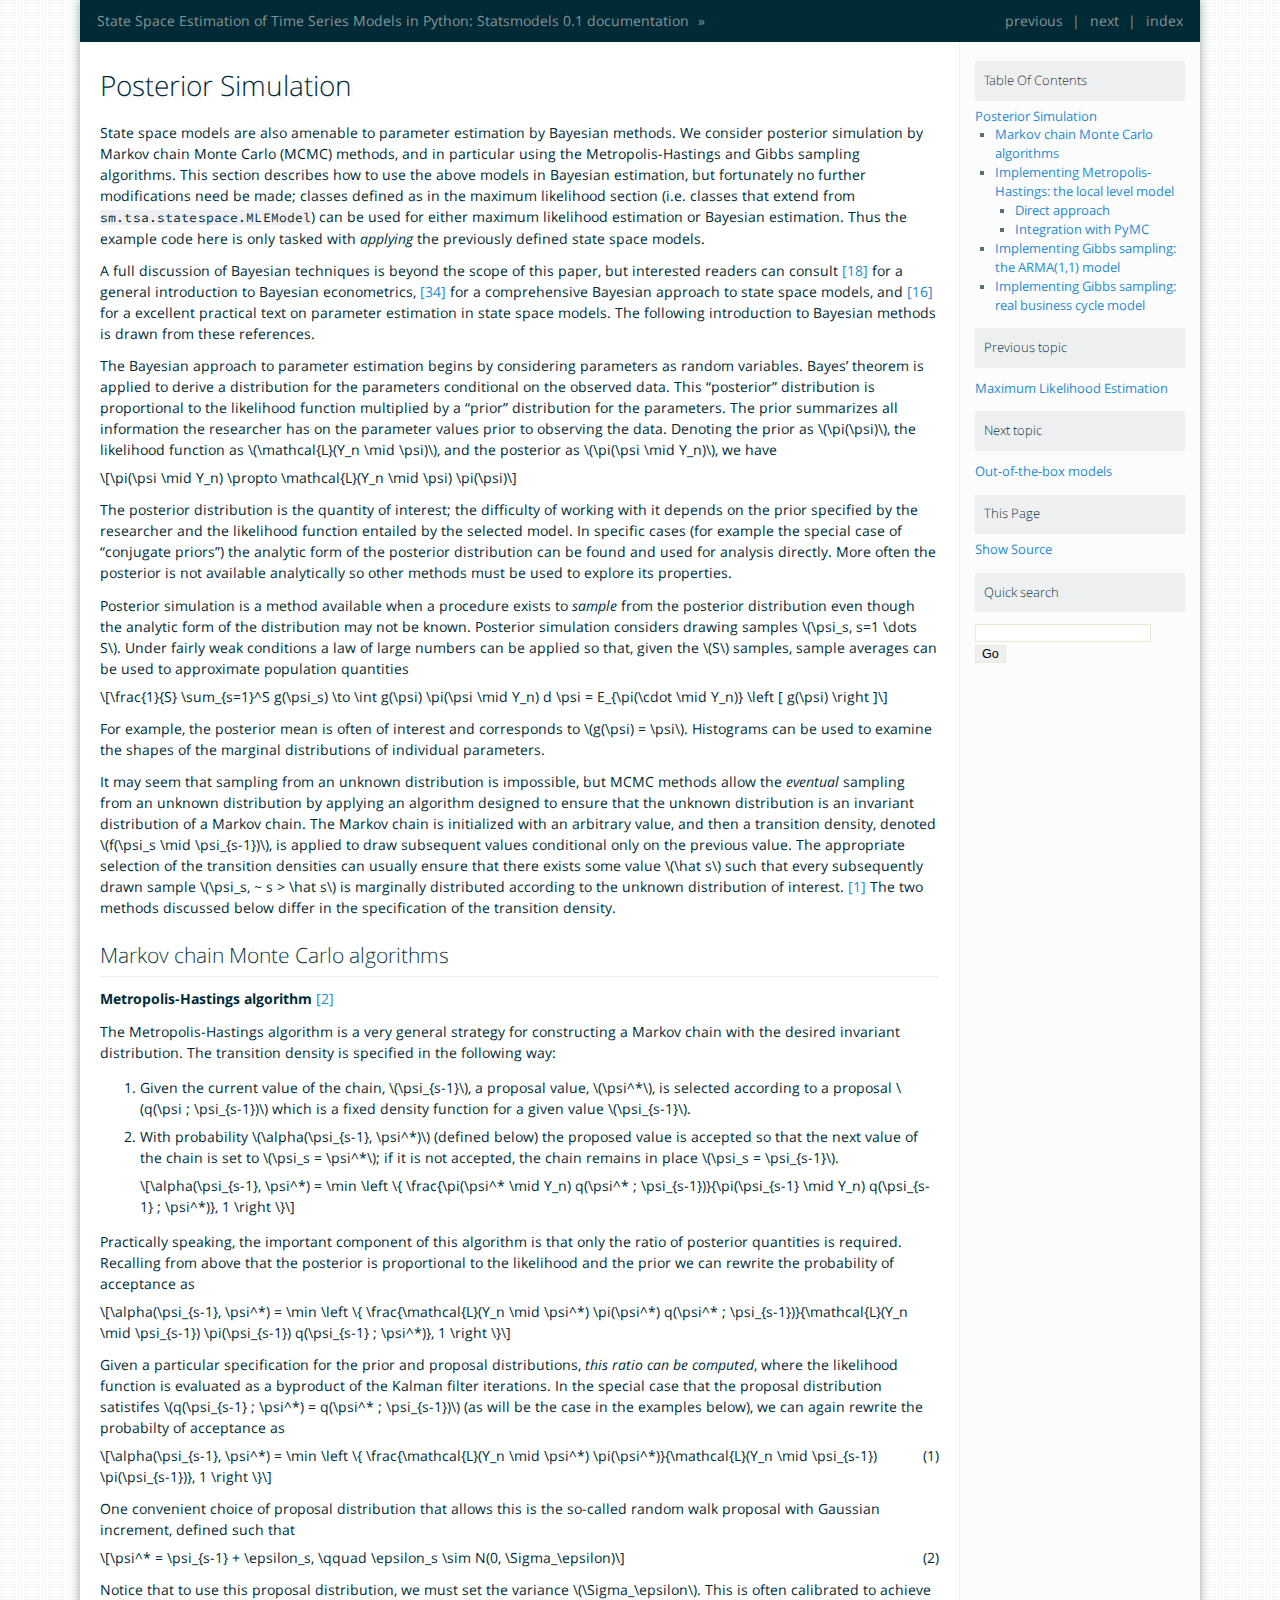
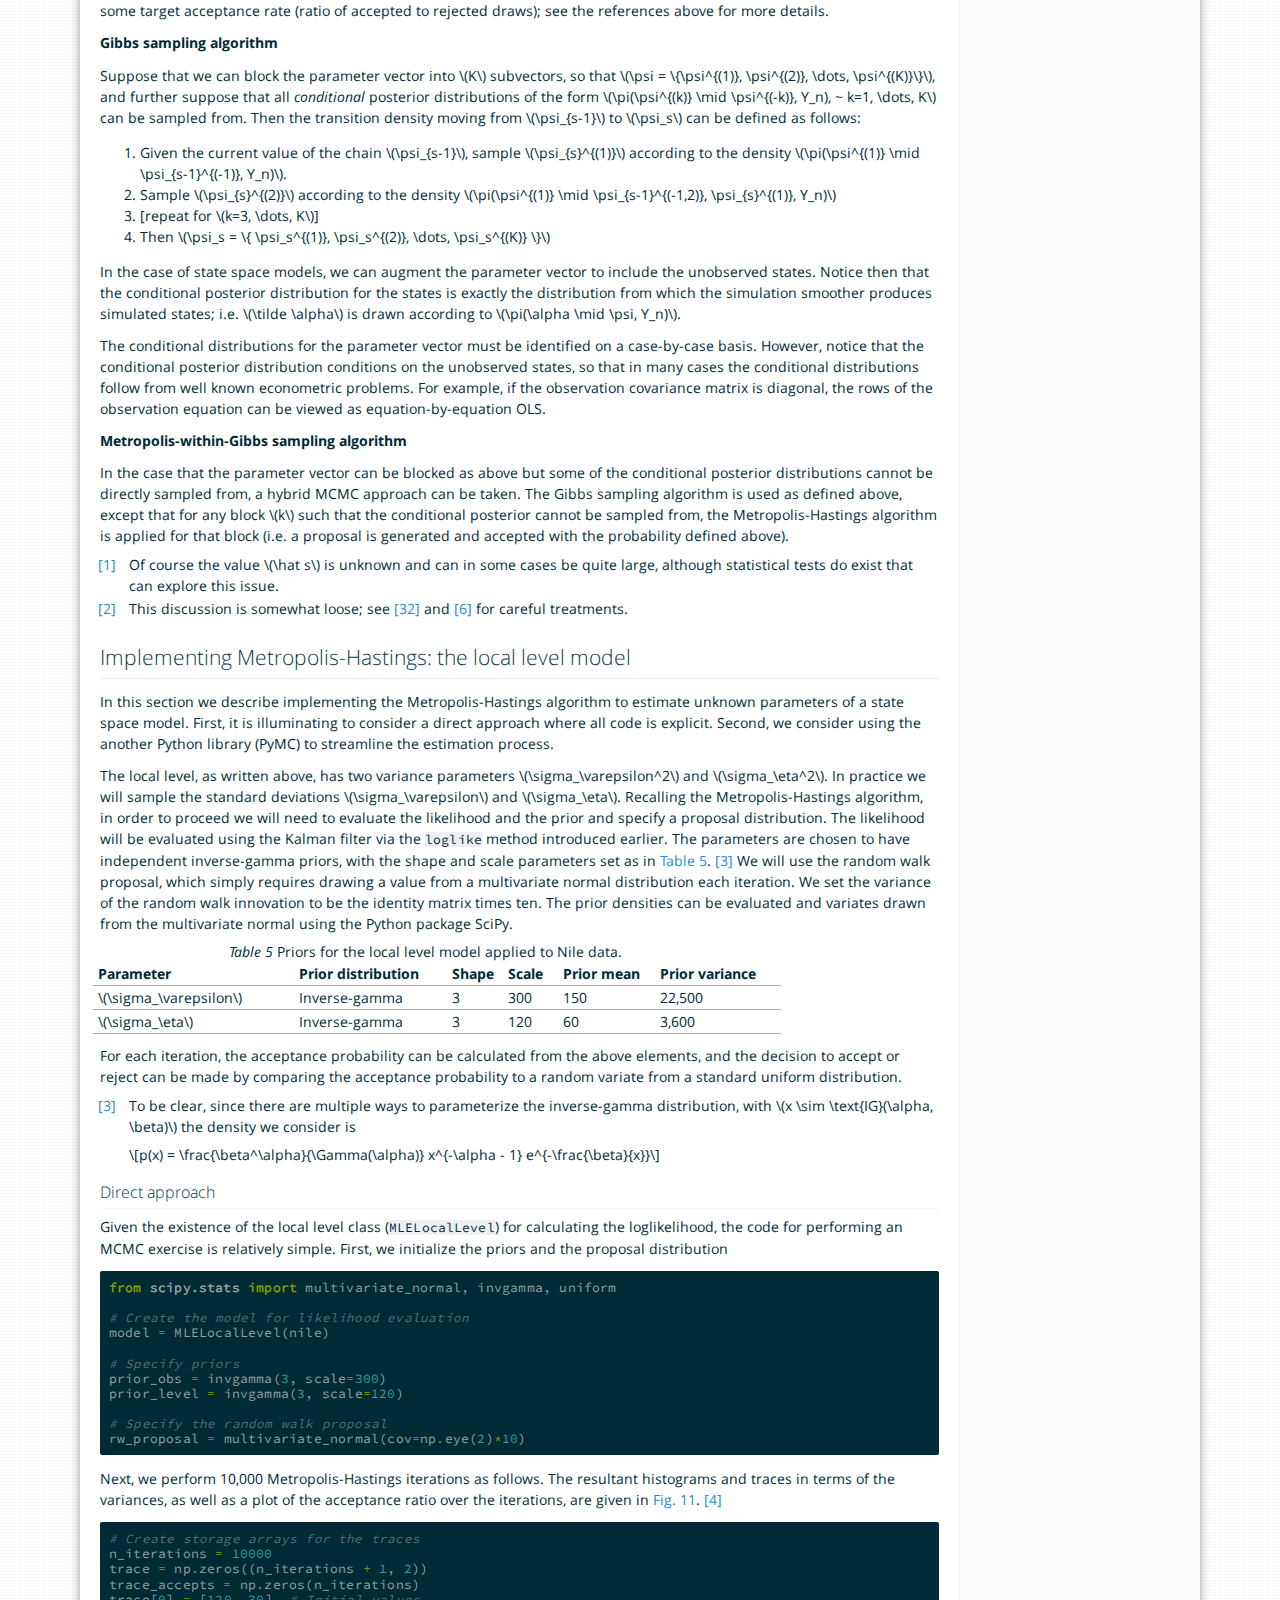
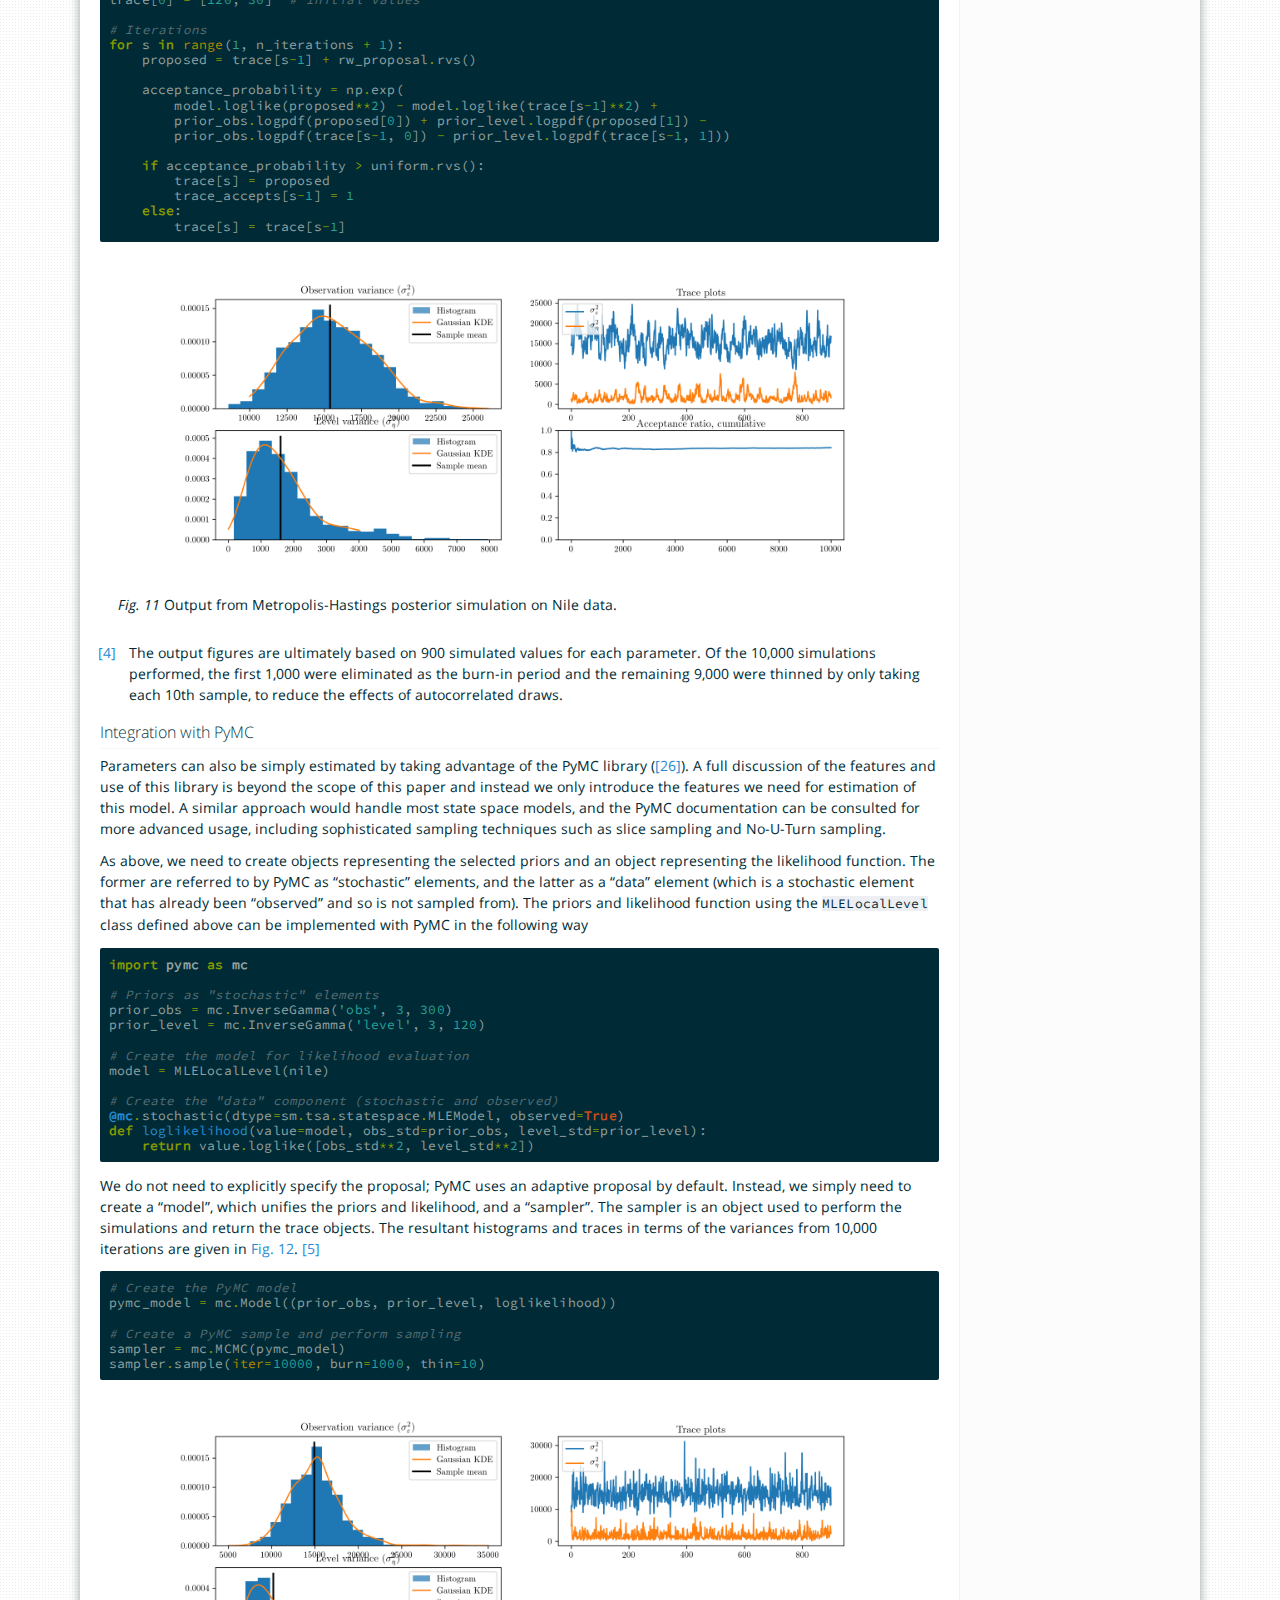
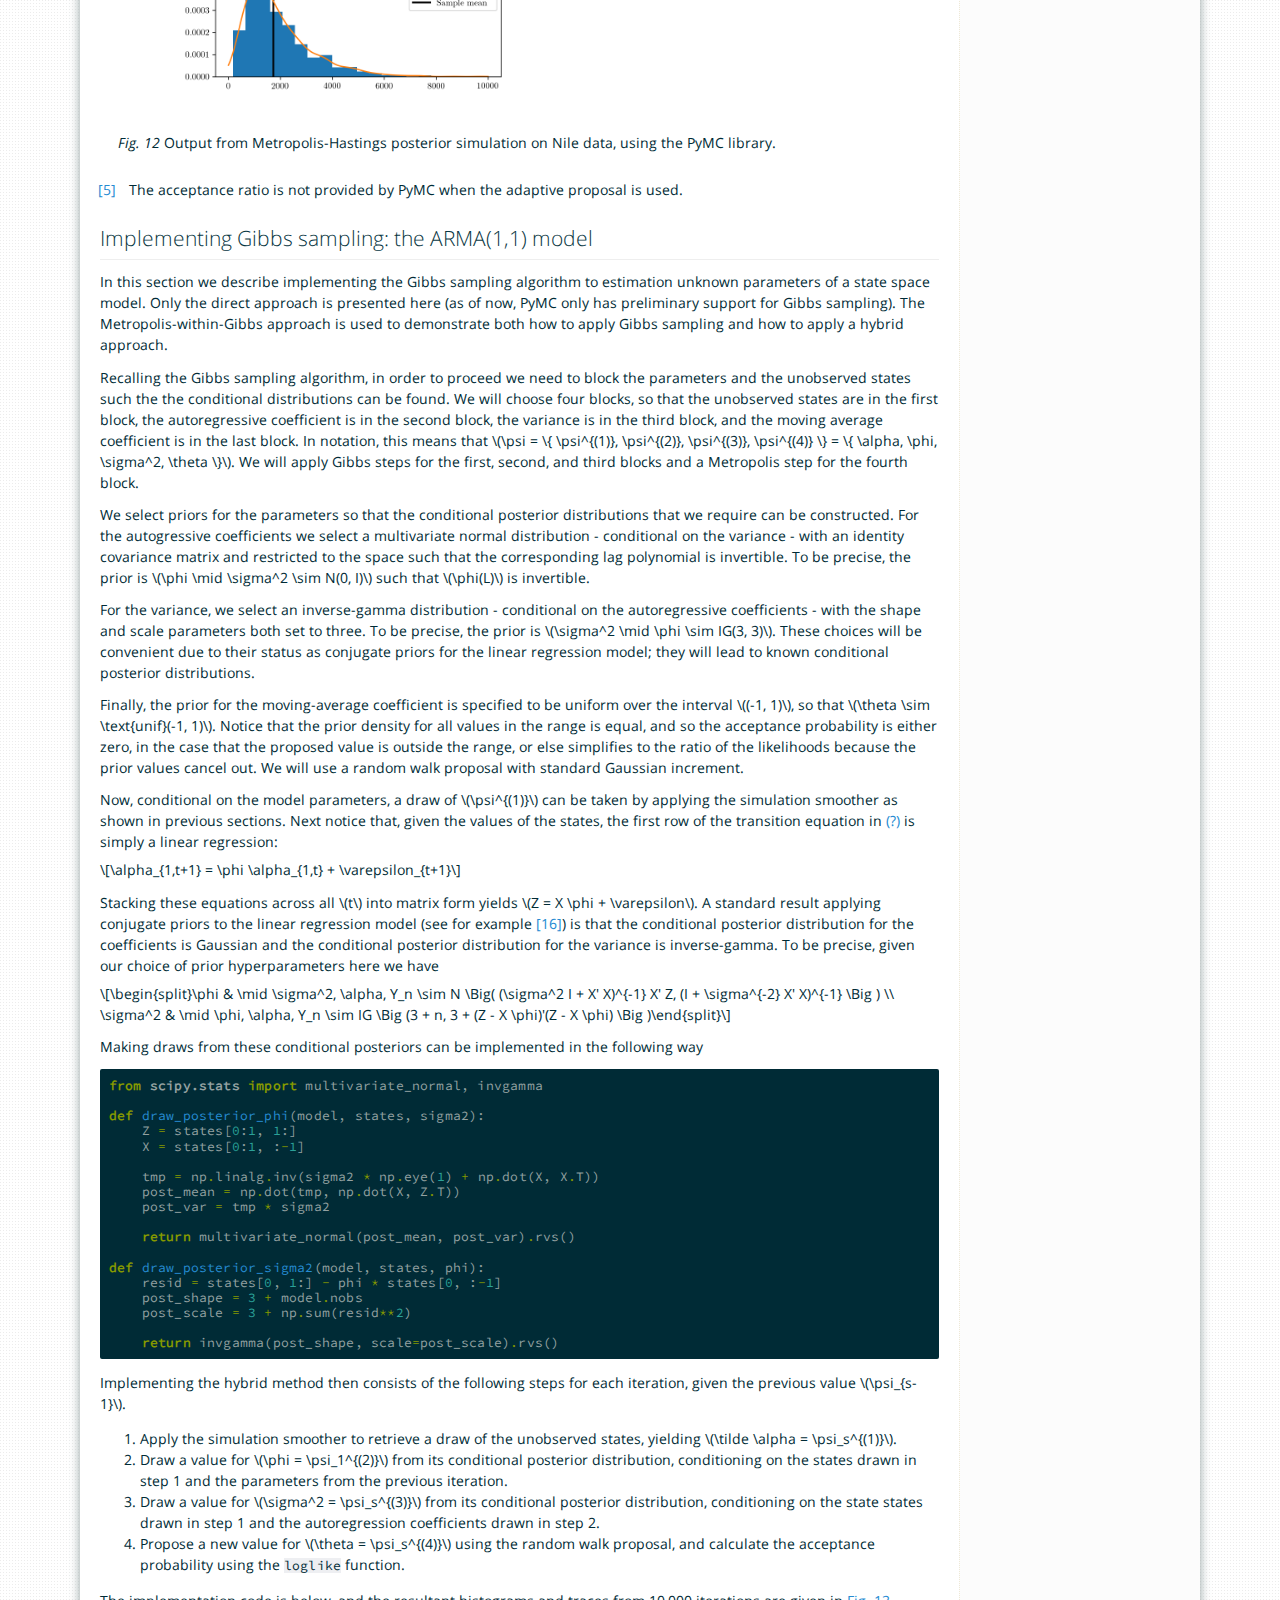
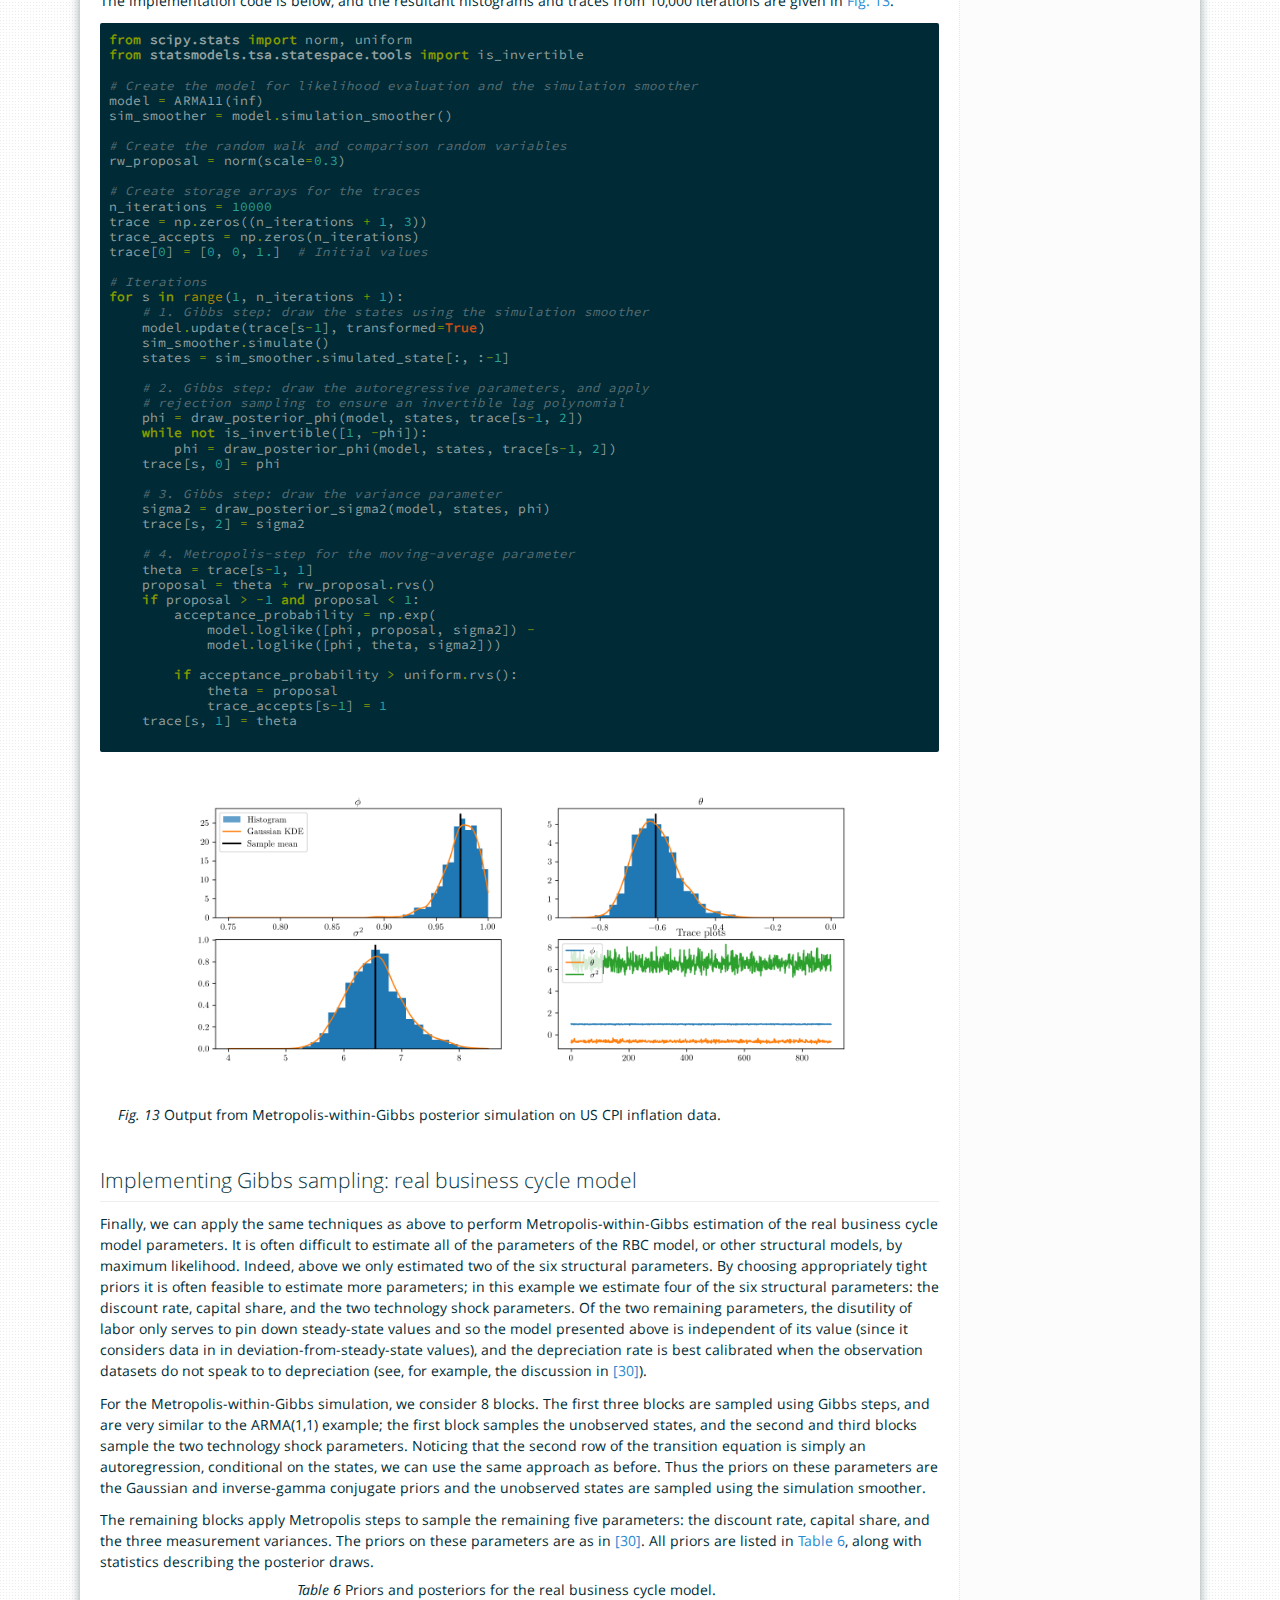
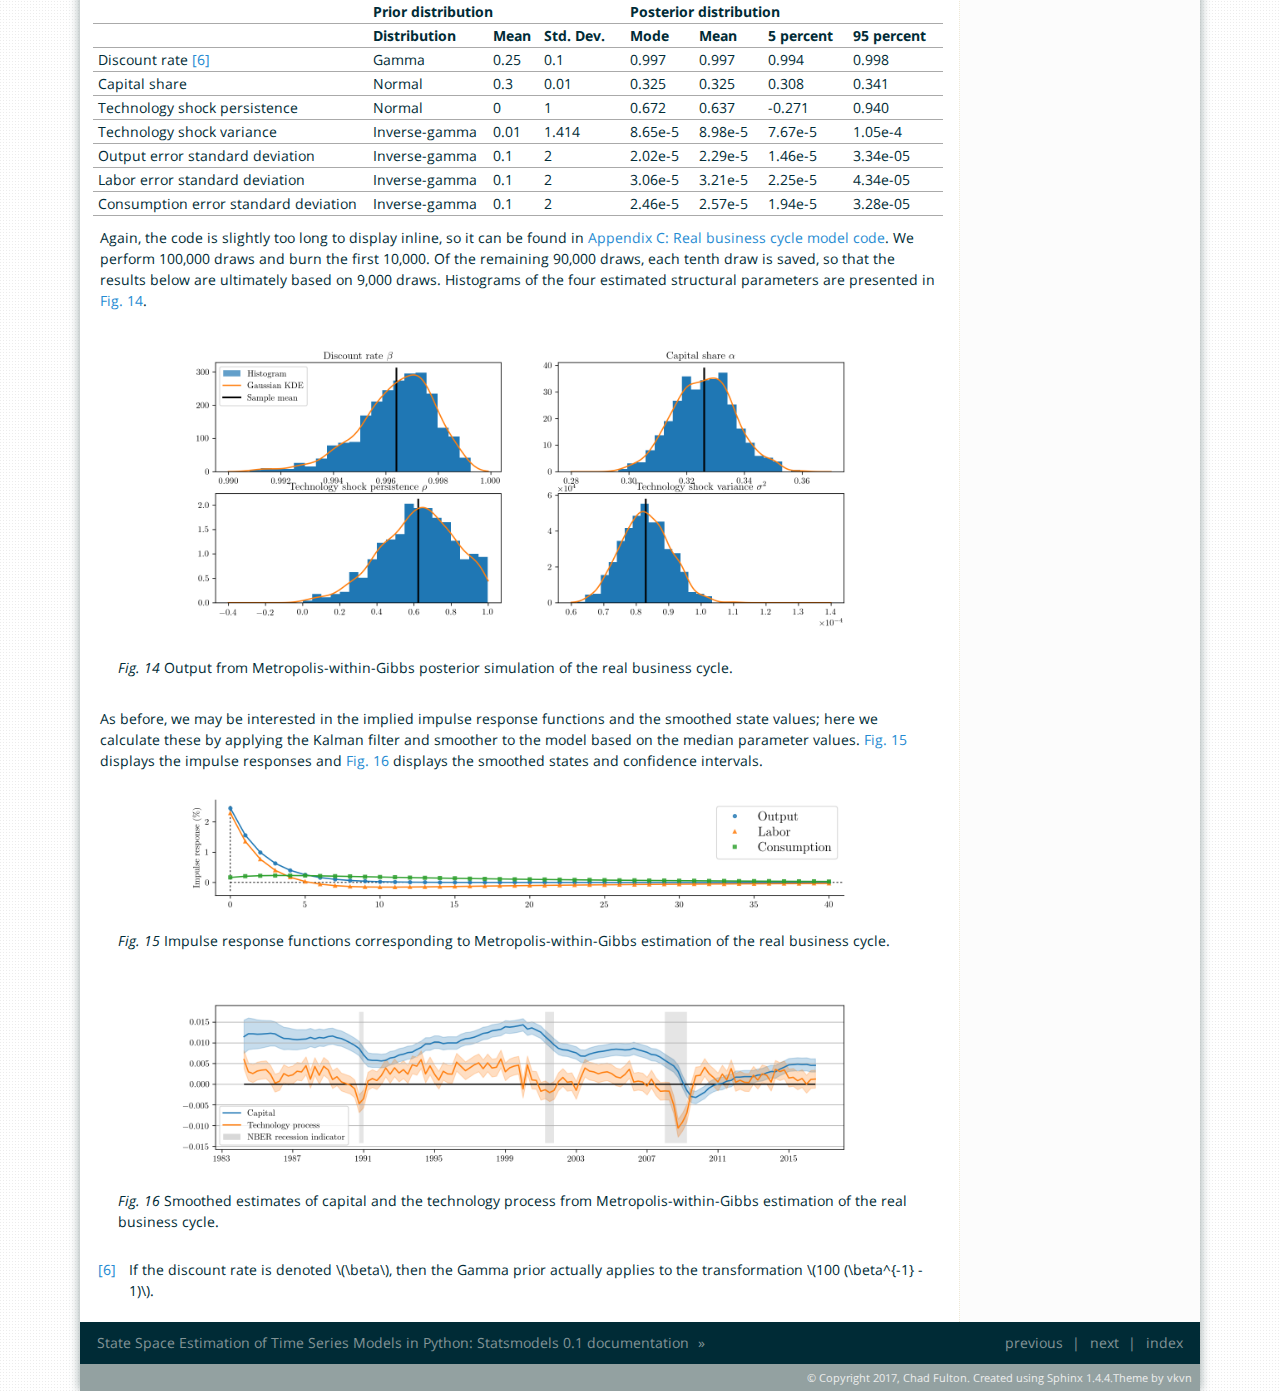
<file: docs/sections/5-posterior_simulation.html>
<!DOCTYPE html>


<html xmlns="http://www.w3.org/1999/xhtml">
  <head>
    <meta http-equiv="Content-Type" content="text/html; charset=utf-8" />
    
    <title>Posterior Simulation &mdash; State Space Estimation of Time Series Models in Python: Statsmodels 0.1 documentation</title>
    
    <link rel="stylesheet" href="../_static/solar.css" type="text/css" />
    <link rel="stylesheet" href="../_static/pygments.css" type="text/css" />
    
    <script type="text/javascript">
      var DOCUMENTATION_OPTIONS = {
        URL_ROOT:    '../',
        VERSION:     '0.1',
        COLLAPSE_INDEX: false,
        FILE_SUFFIX: '.html',
        HAS_SOURCE:  true
      };
    </script>
    <script type="text/javascript" src="../_static/jquery.js"></script>
    <script type="text/javascript" src="../_static/underscore.js"></script>
    <script type="text/javascript" src="../_static/doctools.js"></script>
    <script type="text/javascript" src="https://cdn.mathjax.org/mathjax/latest/MathJax.js?config=TeX-AMS-MML_HTMLorMML"></script>
    <link rel="top" title="State Space Estimation of Time Series Models in Python: Statsmodels 0.1 documentation" href="../index.html" />
    <link rel="next" title="Out-of-the-box models" href="6-out-of-the-box_models.html" />
    <link rel="prev" title="Maximum Likelihood Estimation" href="4-maximum_likelihood_estimation.html" /><!--<link href='http://fonts.googleapis.com/css?family=Source+Code+Pro|Open+Sans:300italic,400italic,700italic,400,300,700' rel='stylesheet' type='text/css'>-->
<link href="../_static/google-fonts.css" rel="stylesheet">
<link href="../_static/solarized-dark.css" rel="stylesheet">
  </head>
  <body role="document">
    <div class="related" role="navigation" aria-label="related navigation">
      <h3>Navigation</h3>
      <ul>
        <li class="right" style="margin-right: 10px">
          <a href="../genindex.html" title="General Index"
             accesskey="I">index</a></li>
        <li class="right" >
          <a href="6-out-of-the-box_models.html" title="Out-of-the-box models"
             accesskey="N">next</a> |</li>
        <li class="right" >
          <a href="4-maximum_likelihood_estimation.html" title="Maximum Likelihood Estimation"
             accesskey="P">previous</a> |</li>
        <li class="nav-item nav-item-0"><a href="../index.html">State Space Estimation of Time Series Models in Python: Statsmodels 0.1 documentation</a> &raquo;</li> 
      </ul>
    </div>
      <div class="sphinxsidebar" role="navigation" aria-label="main navigation">
        <div class="sphinxsidebarwrapper">
  <h3><a href="../index.html">Table Of Contents</a></h3>
  <ul>
<li><a class="reference internal" href="#">Posterior Simulation</a><ul>
<li><a class="reference internal" href="#markov-chain-monte-carlo-algorithms">Markov chain Monte Carlo algorithms</a></li>
<li><a class="reference internal" href="#implementing-metropolis-hastings-the-local-level-model">Implementing Metropolis-Hastings: the local level model</a><ul>
<li><a class="reference internal" href="#direct-approach">Direct approach</a></li>
<li><a class="reference internal" href="#integration-with-pymc">Integration with PyMC</a></li>
</ul>
</li>
<li><a class="reference internal" href="#implementing-gibbs-sampling-the-arma-1-1-model">Implementing Gibbs sampling: the ARMA(1,1) model</a></li>
<li><a class="reference internal" href="#implementing-gibbs-sampling-real-business-cycle-model">Implementing Gibbs sampling: real business cycle model</a></li>
</ul>
</li>
</ul>

  <h4>Previous topic</h4>
  <p class="topless"><a href="4-maximum_likelihood_estimation.html"
                        title="previous chapter">Maximum Likelihood Estimation</a></p>
  <h4>Next topic</h4>
  <p class="topless"><a href="6-out-of-the-box_models.html"
                        title="next chapter">Out-of-the-box models</a></p>
  <div role="note" aria-label="source link">
    <h3>This Page</h3>
    <ul class="this-page-menu">
      <li><a href="../_sources/sections/5-posterior_simulation.txt"
            rel="nofollow">Show Source</a></li>
    </ul>
   </div>
<div id="searchbox" style="display: none" role="search">
  <h3>Quick search</h3>
    <form class="search" action="../search.html" method="get">
      <div><input type="text" name="q" /></div>
      <div><input type="submit" value="Go" /></div>
      <input type="hidden" name="check_keywords" value="yes" />
      <input type="hidden" name="area" value="default" />
    </form>
</div>
<script type="text/javascript">$('#searchbox').show(0);</script>
        </div>
      </div>

    <div class="document">
      <div class="documentwrapper">
        <div class="bodywrapper">
          <div class="body" role="main">
            
  <div class="section" id="posterior-simulation">
<span id="id1"></span><h1>Posterior Simulation<a class="headerlink" href="#posterior-simulation" title="Permalink to this headline">¶</a></h1>
<p>State space models are also amenable to parameter estimation by Bayesian
methods. We consider posterior simulation by Markov chain Monte Carlo (MCMC)
methods, and in particular using the Metropolis-Hastings and Gibbs sampling
algorithms. This section describes how to use the above models in Bayesian
estimation, but fortunately no further modifications need be made; classes
defined as in the maximum likelihood section (i.e. classes that extend from
<code class="docutils literal"><span class="pre">sm.tsa.statespace.MLEModel</span></code>) can be used for either maximum
likelihood estimation or Bayesian estimation. Thus the example code here is
only tasked with <em>applying</em> the previously defined state space models.</p>
<p>A full discussion of Bayesian techniques is beyond the scope of this paper, but
interested readers can consult <a class="reference internal" href="9-references.html#koop-bayesian-2003" id="id2">[18]</a> for a general
introduction to Bayesian econometrics, <a class="reference internal" href="9-references.html#west-bayesian-1999" id="id3">[34]</a> for a
comprehensive Bayesian approach to state space models, and
<a class="reference internal" href="9-references.html#kim-state-space-1999" id="id4">[16]</a> for a excellent practical text on parameter
estimation in state space models. The following introduction to Bayesian
methods is drawn from these references.</p>
<p>The Bayesian approach to parameter estimation begins by considering parameters
as random variables. Bayes&#8217; theorem is applied to derive a distribution for the
parameters conditional on the observed data. This &#8220;posterior&#8221; distribution is
proportional to the likelihood function multiplied by a &#8220;prior&#8221; distribution
for the parameters. The prior summarizes all information the researcher has on
the parameter values prior to observing the data. Denoting the prior as
<span class="math">\(\pi(\psi)\)</span>, the likelihood function as
<span class="math">\(\mathcal{L}(Y_n \mid \psi)\)</span>, and the posterior as
<span class="math">\(\pi(\psi \mid Y_n)\)</span>, we have</p>
<div class="math">
\[\pi(\psi \mid Y_n) \propto \mathcal{L}(Y_n \mid \psi) \pi(\psi)\]</div>
<p>The posterior distribution is the quantity of interest; the difficulty of
working with it depends on the prior specified by the researcher and the
likelihood function entailed by the selected model. In specific cases (for
example the special case of &#8220;conjugate priors&#8221;) the analytic form of the
posterior distribution can be found and used for analysis directly. More often
the posterior is not available analytically so other methods must be used to
explore its properties.</p>
<p>Posterior simulation is a method available when a procedure exists to <em>sample</em>
from the posterior distribution even though the analytic form of the
distribution may not be known. Posterior simulation considers drawing samples
<span class="math">\(\psi_s, s=1 \dots S\)</span>. Under fairly weak conditions a law of large
numbers can be applied so that, given the <span class="math">\(S\)</span> samples, sample averages
can be used to approximate population quantities</p>
<div class="math">
\[\frac{1}{S} \sum_{s=1}^S g(\psi_s) \to \int g(\psi) \pi(\psi \mid Y_n) d \psi = E_{\pi(\cdot \mid Y_n)} \left [ g(\psi) \right ]\]</div>
<p>For example, the posterior mean is often of interest and corresponds to
<span class="math">\(g(\psi) = \psi\)</span>. Histograms can be used to examine the shapes of the
marginal distributions of individual parameters.</p>
<p>It may seem that sampling from an unknown distribution is impossible, but MCMC
methods allow the <em>eventual</em> sampling from an unknown distribution by applying
an algorithm designed to ensure that the unknown distribution is an invariant
distribution of a Markov chain. The Markov chain is initialized with an
arbitrary value, and then a transition density, denoted
<span class="math">\(f(\psi_s \mid \psi_{s-1})\)</span>, is applied to draw subsequent values
conditional only on the previous value. The appropriate selection of the
transition densities can usually ensure that there exists some value
<span class="math">\(\hat s\)</span> such that every subsequently drawn sample
<span class="math">\(\psi_s, ~ s &gt; \hat s\)</span> is marginally distributed according to the unknown
distribution of interest. <a class="footnote-reference" href="#id7" id="id5">[1]</a>  The two methods discussed below differ
in the specification of the transition density.</p>
<div class="section" id="markov-chain-monte-carlo-algorithms">
<h2>Markov chain Monte Carlo algorithms<a class="headerlink" href="#markov-chain-monte-carlo-algorithms" title="Permalink to this headline">¶</a></h2>
<p><strong>Metropolis-Hastings algorithm</strong> <a class="footnote-reference" href="#id8" id="id6">[2]</a></p>
<p>The Metropolis-Hastings algorithm is a very general strategy for constructing
a Markov chain with the desired invariant distribution. The transition density
is specified in the following way:</p>
<ol class="arabic">
<li><p class="first">Given the current value of the chain, <span class="math">\(\psi_{s-1}\)</span>, a proposal value,
<span class="math">\(\psi^*\)</span>, is selected according to a proposal
<span class="math">\(q(\psi ; \psi_{s-1})\)</span> which is a fixed density function for a given
value <span class="math">\(\psi_{s-1}\)</span>.</p>
</li>
<li><p class="first">With probability <span class="math">\(\alpha(\psi_{s-1}, \psi^*)\)</span> (defined below) the
proposed value is accepted so that the next value of the chain is set to
<span class="math">\(\psi_s = \psi^*\)</span>; if it is not accepted, the chain remains in place
<span class="math">\(\psi_s = \psi_{s-1}\)</span>.</p>
<div class="math">
\[\alpha(\psi_{s-1}, \psi^*) = \min \left \{ \frac{\pi(\psi^* \mid Y_n) q(\psi^* ; \psi_{s-1})}{\pi(\psi_{s-1} \mid Y_n) q(\psi_{s-1} ; \psi^*)}, 1 \right \}\]</div>
</li>
</ol>
<p>Practically speaking, the important component of this algorithm is that only
the ratio of posterior quantities is required. Recalling from above that the
posterior is proportional to the likelihood and the prior we can rewrite the
probability of acceptance as</p>
<div class="math">
\[\alpha(\psi_{s-1}, \psi^*) = \min \left \{ \frac{\mathcal{L}(Y_n \mid \psi^*) \pi(\psi^*) q(\psi^* ; \psi_{s-1})}{\mathcal{L}(Y_n \mid \psi_{s-1}) \pi(\psi_{s-1}) q(\psi_{s-1} ; \psi^*)}, 1 \right \}\]</div>
<p>Given a particular specification for the prior and proposal distributions,
<em>this ratio can be computed</em>, where the likelihood function is evaluated as a
byproduct of the Kalman filter iterations. In the special case that the
proposal distribution satistifes
<span class="math">\(q(\psi_{s-1} ; \psi^*) = q(\psi^* ; \psi_{s-1})\)</span> (as will be the case in
the examples below), we can again rewrite the probabilty of acceptance as</p>
<div class="math" id="equation-accept_prob">
<span class="eqno">(1)</span>\[\alpha(\psi_{s-1}, \psi^*) = \min \left \{ \frac{\mathcal{L}(Y_n \mid \psi^*) \pi(\psi^*)}{\mathcal{L}(Y_n \mid \psi_{s-1}) \pi(\psi_{s-1})}, 1 \right \}\]</div>
<p>One convenient choice of proposal distribution that allows this is the
so-called random walk proposal with Gaussian increment, defined such that</p>
<div class="math" id="equation-rw_proposal">
<span class="eqno">(2)</span>\[\psi^* = \psi_{s-1} + \epsilon_s, \qquad \epsilon_s \sim N(0, \Sigma_\epsilon)\]</div>
<p>Notice that to use this proposal distribution, we must set the variance
<span class="math">\(\Sigma_\epsilon\)</span>. This is often calibrated to achieve some target
acceptance rate (ratio of accepted to rejected draws); see the references above
for more details.</p>
<p><strong>Gibbs sampling algorithm</strong></p>
<p>Suppose that we can block the parameter vector into <span class="math">\(K\)</span> subvectors, so
that <span class="math">\(\psi = \{\psi^{(1)}, \psi^{(2)}, \dots, \psi^{(K)}\}\)</span>, and further
suppose that all <em>conditional</em> posterior distributions of the form
<span class="math">\(\pi(\psi^{(k)} \mid \psi^{(-k)}, Y_n), ~ k=1, \dots, K\)</span> can be sampled
from. Then the transition density moving from <span class="math">\(\psi_{s-1}\)</span> to
<span class="math">\(\psi_s\)</span> can be defined as follows:</p>
<ol class="arabic simple">
<li>Given the current value of the chain <span class="math">\(\psi_{s-1}\)</span>, sample
<span class="math">\(\psi_{s}^{(1)}\)</span> according to the density
<span class="math">\(\pi(\psi^{(1)} \mid \psi_{s-1}^{(-1)}, Y_n)\)</span>.</li>
<li>Sample <span class="math">\(\psi_{s}^{(2)}\)</span> according to the density
<span class="math">\(\pi(\psi^{(1)} \mid \psi_{s-1}^{(-1,2)}, \psi_{s}^{(1)}, Y_n)\)</span></li>
<li>[repeat for <span class="math">\(k=3, \dots, K\)</span>]</li>
<li>Then <span class="math">\(\psi_s = \{ \psi_s^{(1)}, \psi_s^{(2)}, \dots, \psi_s^{(K)} \}\)</span></li>
</ol>
<p>In the case of state space models, we can augment the parameter vector to
include the unobserved states. Notice then that the conditional posterior
distribution for the states is exactly the distribution from which the
simulation smoother produces simulated states; i.e. <span class="math">\(\tilde \alpha\)</span> is
drawn according to <span class="math">\(\pi(\alpha \mid \psi, Y_n)\)</span>.</p>
<p>The conditional distributions for the parameter vector must be identified on a
case-by-case basis. However, notice that the conditional posterior distribution
conditions on the unobserved states, so that in many cases the conditional
distributions follow from well known econometric problems. For example, if the
observation covariance matrix is diagonal, the rows of the observation
equation can be viewed as equation-by-equation OLS.</p>
<p><strong>Metropolis-within-Gibbs sampling algorithm</strong></p>
<p>In the case that the parameter vector can be blocked as above but some of the
conditional posterior distributions cannot be directly sampled from, a hybrid
MCMC approach can be taken. The Gibbs sampling algorithm is used as defined
above, except that for any block <span class="math">\(k\)</span> such that the conditional posterior
cannot be sampled from, the Metropolis-Hastings algorithm is applied for that
block (i.e. a proposal is generated and accepted with the probability defined
above).</p>
<table class="docutils footnote" frame="void" id="id7" rules="none">
<colgroup><col class="label" /><col /></colgroup>
<tbody valign="top">
<tr><td class="label"><a class="fn-backref" href="#id5">[1]</a></td><td>Of course the value <span class="math">\(\hat s\)</span> is unknown and can in some cases be
quite large, although statistical tests do exist that can explore this
issue.</td></tr>
</tbody>
</table>
<table class="docutils footnote" frame="void" id="id8" rules="none">
<colgroup><col class="label" /><col /></colgroup>
<tbody valign="top">
<tr><td class="label"><a class="fn-backref" href="#id6">[2]</a></td><td>This discussion is somewhat loose; see <a class="reference internal" href="9-references.html#tierney-markov-1994" id="id9">[32]</a> and
<a class="reference internal" href="9-references.html#chib-understanding-1995" id="id10">[6]</a> for careful treatments.</td></tr>
</tbody>
</table>
</div>
<div class="section" id="implementing-metropolis-hastings-the-local-level-model">
<h2>Implementing Metropolis-Hastings: the local level model<a class="headerlink" href="#implementing-metropolis-hastings-the-local-level-model" title="Permalink to this headline">¶</a></h2>
<p>In this section we describe implementing the Metropolis-Hastings algorithm to
estimate unknown parameters of a state space model. First, it is illuminating
to consider a direct approach where all code is explicit. Second, we consider
using the another Python library (PyMC) to streamline the estimation process.</p>
<p>The local level, as written above, has two variance parameters
<span class="math">\(\sigma_\varepsilon^2\)</span> and <span class="math">\(\sigma_\eta^2\)</span>. In practice we will
sample the standard deviations <span class="math">\(\sigma_\varepsilon\)</span> and
<span class="math">\(\sigma_\eta\)</span>. Recalling the Metropolis-Hastings algorithm, in order to
proceed we will need to evaluate the likelihood and the prior and specify a
proposal distribution. The likelihood will be evaluated using the Kalman filter
via the <code class="docutils literal"><span class="pre">loglike</span></code> method introduced earlier. The parameters are chosen to
have independent inverse-gamma priors, with the shape and scale parameters set
as in <a class="reference internal" href="#table-llevel-priors"><span class="std std-numref">Table 5</span></a>. <a class="footnote-reference" href="#id12" id="id11">[3]</a> We will use the random walk proposal,
which simply requires drawing a value from a multivariate normal distribution
each iteration. We set the variance of the random walk innovation to be the
identity matrix times ten. The prior densities can be evaluated and variates
drawn from the multivariate normal using the Python package SciPy.</p>
<table border="1" class="docutils" id="id23">
<span id="table-llevel-priors"></span><caption><span class="caption-number">Table 5 </span><span class="caption-text">Priors for the local level model applied to Nile data.</span><a class="headerlink" href="#id23" title="Permalink to this table">¶</a></caption>
<colgroup>
<col width="29%" />
<col width="22%" />
<col width="8%" />
<col width="8%" />
<col width="14%" />
<col width="18%" />
</colgroup>
<thead valign="bottom">
<tr class="row-odd"><th class="head">Parameter</th>
<th class="head">Prior distribution</th>
<th class="head">Shape</th>
<th class="head">Scale</th>
<th class="head">Prior mean</th>
<th class="head">Prior variance</th>
</tr>
</thead>
<tbody valign="top">
<tr class="row-even"><td><span class="math">\(\sigma_\varepsilon\)</span></td>
<td>Inverse-gamma</td>
<td>3</td>
<td>300</td>
<td>150</td>
<td>22,500</td>
</tr>
<tr class="row-odd"><td><span class="math">\(\sigma_\eta\)</span></td>
<td>Inverse-gamma</td>
<td>3</td>
<td>120</td>
<td>60</td>
<td>3,600</td>
</tr>
</tbody>
</table>
<p>For each iteration, the acceptance probability can be calculated from the above
elements, and the decision to accept or reject can be made by comparing the
acceptance probability to a random variate from a standard uniform
distribution.</p>
<table class="docutils footnote" frame="void" id="id12" rules="none">
<colgroup><col class="label" /><col /></colgroup>
<tbody valign="top">
<tr><td class="label"><a class="fn-backref" href="#id11">[3]</a></td><td><p class="first">To be clear, since there are multiple ways to parameterize the
inverse-gamma distribution, with <span class="math">\(x \sim \text{IG}(\alpha, \beta)\)</span>
the density we consider is</p>
<div class="last math">
\[p(x) = \frac{\beta^\alpha}{\Gamma(\alpha)} x^{-\alpha - 1} e^{-\frac{\beta}{x}}\]</div>
</td></tr>
</tbody>
</table>
<div class="section" id="direct-approach">
<h3>Direct approach<a class="headerlink" href="#direct-approach" title="Permalink to this headline">¶</a></h3>
<p>Given the existence of the local level class (<code class="docutils literal"><span class="pre">MLELocalLevel</span></code>) for
calculating the loglikelihood, the code for performing an MCMC exercise is
relatively simple. First, we initialize the priors and the proposal
distribution</p>
<div class="highlight-default"><div class="highlight"><pre><span></span><span class="kn">from</span> <span class="nn">scipy.stats</span> <span class="k">import</span> <span class="n">multivariate_normal</span><span class="p">,</span> <span class="n">invgamma</span><span class="p">,</span> <span class="n">uniform</span>

<span class="c1"># Create the model for likelihood evaluation</span>
<span class="n">model</span> <span class="o">=</span> <span class="n">MLELocalLevel</span><span class="p">(</span><span class="n">nile</span><span class="p">)</span>

<span class="c1"># Specify priors</span>
<span class="n">prior_obs</span> <span class="o">=</span> <span class="n">invgamma</span><span class="p">(</span><span class="mi">3</span><span class="p">,</span> <span class="n">scale</span><span class="o">=</span><span class="mi">300</span><span class="p">)</span>
<span class="n">prior_level</span> <span class="o">=</span> <span class="n">invgamma</span><span class="p">(</span><span class="mi">3</span><span class="p">,</span> <span class="n">scale</span><span class="o">=</span><span class="mi">120</span><span class="p">)</span>

<span class="c1"># Specify the random walk proposal</span>
<span class="n">rw_proposal</span> <span class="o">=</span> <span class="n">multivariate_normal</span><span class="p">(</span><span class="n">cov</span><span class="o">=</span><span class="n">np</span><span class="o">.</span><span class="n">eye</span><span class="p">(</span><span class="mi">2</span><span class="p">)</span><span class="o">*</span><span class="mi">10</span><span class="p">)</span>
</pre></div>
</div>
<p>Next, we perform 10,000 Metropolis-Hastings iterations as follows. The
resultant histograms and traces in terms of the variances, as well as a plot of
the acceptance ratio over the iterations, are given in
<a class="reference internal" href="#figure-5-llevel-posteriors"><span class="std std-numref">Fig. 11</span></a>. <a class="footnote-reference" href="#id14" id="id13">[4]</a></p>
<div class="highlight-default"><div class="highlight"><pre><span></span><span class="c1"># Create storage arrays for the traces</span>
<span class="n">n_iterations</span> <span class="o">=</span> <span class="mi">10000</span>
<span class="n">trace</span> <span class="o">=</span> <span class="n">np</span><span class="o">.</span><span class="n">zeros</span><span class="p">((</span><span class="n">n_iterations</span> <span class="o">+</span> <span class="mi">1</span><span class="p">,</span> <span class="mi">2</span><span class="p">))</span>
<span class="n">trace_accepts</span> <span class="o">=</span> <span class="n">np</span><span class="o">.</span><span class="n">zeros</span><span class="p">(</span><span class="n">n_iterations</span><span class="p">)</span>
<span class="n">trace</span><span class="p">[</span><span class="mi">0</span><span class="p">]</span> <span class="o">=</span> <span class="p">[</span><span class="mi">120</span><span class="p">,</span> <span class="mi">30</span><span class="p">]</span>  <span class="c1"># Initial values</span>

<span class="c1"># Iterations</span>
<span class="k">for</span> <span class="n">s</span> <span class="ow">in</span> <span class="nb">range</span><span class="p">(</span><span class="mi">1</span><span class="p">,</span> <span class="n">n_iterations</span> <span class="o">+</span> <span class="mi">1</span><span class="p">):</span>
    <span class="n">proposed</span> <span class="o">=</span> <span class="n">trace</span><span class="p">[</span><span class="n">s</span><span class="o">-</span><span class="mi">1</span><span class="p">]</span> <span class="o">+</span> <span class="n">rw_proposal</span><span class="o">.</span><span class="n">rvs</span><span class="p">()</span>

    <span class="n">acceptance_probability</span> <span class="o">=</span> <span class="n">np</span><span class="o">.</span><span class="n">exp</span><span class="p">(</span>
        <span class="n">model</span><span class="o">.</span><span class="n">loglike</span><span class="p">(</span><span class="n">proposed</span><span class="o">**</span><span class="mi">2</span><span class="p">)</span> <span class="o">-</span> <span class="n">model</span><span class="o">.</span><span class="n">loglike</span><span class="p">(</span><span class="n">trace</span><span class="p">[</span><span class="n">s</span><span class="o">-</span><span class="mi">1</span><span class="p">]</span><span class="o">**</span><span class="mi">2</span><span class="p">)</span> <span class="o">+</span>
        <span class="n">prior_obs</span><span class="o">.</span><span class="n">logpdf</span><span class="p">(</span><span class="n">proposed</span><span class="p">[</span><span class="mi">0</span><span class="p">])</span> <span class="o">+</span> <span class="n">prior_level</span><span class="o">.</span><span class="n">logpdf</span><span class="p">(</span><span class="n">proposed</span><span class="p">[</span><span class="mi">1</span><span class="p">])</span> <span class="o">-</span>
        <span class="n">prior_obs</span><span class="o">.</span><span class="n">logpdf</span><span class="p">(</span><span class="n">trace</span><span class="p">[</span><span class="n">s</span><span class="o">-</span><span class="mi">1</span><span class="p">,</span> <span class="mi">0</span><span class="p">])</span> <span class="o">-</span> <span class="n">prior_level</span><span class="o">.</span><span class="n">logpdf</span><span class="p">(</span><span class="n">trace</span><span class="p">[</span><span class="n">s</span><span class="o">-</span><span class="mi">1</span><span class="p">,</span> <span class="mi">1</span><span class="p">]))</span>

    <span class="k">if</span> <span class="n">acceptance_probability</span> <span class="o">&gt;</span> <span class="n">uniform</span><span class="o">.</span><span class="n">rvs</span><span class="p">():</span>
        <span class="n">trace</span><span class="p">[</span><span class="n">s</span><span class="p">]</span> <span class="o">=</span> <span class="n">proposed</span>
        <span class="n">trace_accepts</span><span class="p">[</span><span class="n">s</span><span class="o">-</span><span class="mi">1</span><span class="p">]</span> <span class="o">=</span> <span class="mi">1</span>
    <span class="k">else</span><span class="p">:</span>
        <span class="n">trace</span><span class="p">[</span><span class="n">s</span><span class="p">]</span> <span class="o">=</span> <span class="n">trace</span><span class="p">[</span><span class="n">s</span><span class="o">-</span><span class="mi">1</span><span class="p">]</span>
</pre></div>
</div>
<div class="figure" id="id24">
<span id="figure-5-llevel-posteriors"></span><img alt="../_images/fig_5-llevel-posteriors.png" src="../_images/fig_5-llevel-posteriors.png" />
<p class="caption"><span class="caption-number">Fig. 11 </span><span class="caption-text">Output from Metropolis-Hastings posterior simulation on Nile data.</span></p>
</div>
<table class="docutils footnote" frame="void" id="id14" rules="none">
<colgroup><col class="label" /><col /></colgroup>
<tbody valign="top">
<tr><td class="label"><a class="fn-backref" href="#id13">[4]</a></td><td>The output figures are ultimately based on 900 simulated values for each
parameter. Of the 10,000 simulations performed, the first 1,000 were
eliminated as the burn-in period and the remaining 9,000 were thinned
by only taking each 10th sample, to reduce the effects of autocorrelated
draws.</td></tr>
</tbody>
</table>
</div>
<div class="section" id="integration-with-pymc">
<h3>Integration with PyMC<a class="headerlink" href="#integration-with-pymc" title="Permalink to this headline">¶</a></h3>
<p>Parameters can also be simply estimated by taking advantage of the PyMC library
(<a class="reference internal" href="9-references.html#patil-pymc-2010" id="id15">[26]</a>). A full discussion of the features and
use of this library is beyond the scope of this paper and instead we only
introduce the features we need for estimation of this model. A similar approach
would handle most state space models, and the PyMC documentation can be
consulted for more advanced usage, including sophisticated sampling techniques
such as slice sampling and No-U-Turn sampling.</p>
<p>As above, we need to create objects representing the selected priors and an
object representing the likelihood function. The former are referred to by
PyMC as &#8220;stochastic&#8221; elements, and the latter as a &#8220;data&#8221; element (which is
a stochastic element that has already been &#8220;observed&#8221; and so is not sampled
from). The priors and likelihood function using the <code class="docutils literal"><span class="pre">MLELocalLevel</span></code> class
defined above can be implemented with PyMC in the following way</p>
<div class="highlight-default"><div class="highlight"><pre><span></span><span class="kn">import</span> <span class="nn">pymc</span> <span class="k">as</span> <span class="nn">mc</span>

<span class="c1"># Priors as &quot;stochastic&quot; elements</span>
<span class="n">prior_obs</span> <span class="o">=</span> <span class="n">mc</span><span class="o">.</span><span class="n">InverseGamma</span><span class="p">(</span><span class="s1">&#39;obs&#39;</span><span class="p">,</span> <span class="mi">3</span><span class="p">,</span> <span class="mi">300</span><span class="p">)</span>
<span class="n">prior_level</span> <span class="o">=</span> <span class="n">mc</span><span class="o">.</span><span class="n">InverseGamma</span><span class="p">(</span><span class="s1">&#39;level&#39;</span><span class="p">,</span> <span class="mi">3</span><span class="p">,</span> <span class="mi">120</span><span class="p">)</span>

<span class="c1"># Create the model for likelihood evaluation</span>
<span class="n">model</span> <span class="o">=</span> <span class="n">MLELocalLevel</span><span class="p">(</span><span class="n">nile</span><span class="p">)</span>

<span class="c1"># Create the &quot;data&quot; component (stochastic and observed)</span>
<span class="nd">@mc</span><span class="o">.</span><span class="n">stochastic</span><span class="p">(</span><span class="n">dtype</span><span class="o">=</span><span class="n">sm</span><span class="o">.</span><span class="n">tsa</span><span class="o">.</span><span class="n">statespace</span><span class="o">.</span><span class="n">MLEModel</span><span class="p">,</span> <span class="n">observed</span><span class="o">=</span><span class="kc">True</span><span class="p">)</span>
<span class="k">def</span> <span class="nf">loglikelihood</span><span class="p">(</span><span class="n">value</span><span class="o">=</span><span class="n">model</span><span class="p">,</span> <span class="n">obs_std</span><span class="o">=</span><span class="n">prior_obs</span><span class="p">,</span> <span class="n">level_std</span><span class="o">=</span><span class="n">prior_level</span><span class="p">):</span>
    <span class="k">return</span> <span class="n">value</span><span class="o">.</span><span class="n">loglike</span><span class="p">([</span><span class="n">obs_std</span><span class="o">**</span><span class="mi">2</span><span class="p">,</span> <span class="n">level_std</span><span class="o">**</span><span class="mi">2</span><span class="p">])</span>
</pre></div>
</div>
<p>We do not need to explicitly specify the proposal; PyMC uses an adaptive
proposal by default. Instead, we simply need to create a &#8220;model&#8221;, which unifies
the priors and likelihood, and a &#8220;sampler&#8221;. The sampler is an object used to
perform the simulations and return the trace objects. The resultant histograms
and traces in terms of the variances from 10,000 iterations are given in
<a class="reference internal" href="#figure-5-pymc-posteriors"><span class="std std-numref">Fig. 12</span></a>. <a class="footnote-reference" href="#id17" id="id16">[5]</a></p>
<div class="highlight-default"><div class="highlight"><pre><span></span><span class="c1"># Create the PyMC model</span>
<span class="n">pymc_model</span> <span class="o">=</span> <span class="n">mc</span><span class="o">.</span><span class="n">Model</span><span class="p">((</span><span class="n">prior_obs</span><span class="p">,</span> <span class="n">prior_level</span><span class="p">,</span> <span class="n">loglikelihood</span><span class="p">))</span>

<span class="c1"># Create a PyMC sample and perform sampling</span>
<span class="n">sampler</span> <span class="o">=</span> <span class="n">mc</span><span class="o">.</span><span class="n">MCMC</span><span class="p">(</span><span class="n">pymc_model</span><span class="p">)</span>
<span class="n">sampler</span><span class="o">.</span><span class="n">sample</span><span class="p">(</span><span class="nb">iter</span><span class="o">=</span><span class="mi">10000</span><span class="p">,</span> <span class="n">burn</span><span class="o">=</span><span class="mi">1000</span><span class="p">,</span> <span class="n">thin</span><span class="o">=</span><span class="mi">10</span><span class="p">)</span>
</pre></div>
</div>
<div class="figure" id="id25">
<span id="figure-5-pymc-posteriors"></span><img alt="../_images/fig_5-pymc-posteriors.png" src="../_images/fig_5-pymc-posteriors.png" />
<p class="caption"><span class="caption-number">Fig. 12 </span><span class="caption-text">Output from Metropolis-Hastings posterior simulation on Nile data, using
the PyMC library.</span></p>
</div>
<table class="docutils footnote" frame="void" id="id17" rules="none">
<colgroup><col class="label" /><col /></colgroup>
<tbody valign="top">
<tr><td class="label"><a class="fn-backref" href="#id16">[5]</a></td><td>The acceptance ratio is not provided by PyMC when the adaptive proposal
is used.</td></tr>
</tbody>
</table>
</div>
</div>
<div class="section" id="implementing-gibbs-sampling-the-arma-1-1-model">
<h2>Implementing Gibbs sampling: the ARMA(1,1) model<a class="headerlink" href="#implementing-gibbs-sampling-the-arma-1-1-model" title="Permalink to this headline">¶</a></h2>
<p>In this section we describe implementing the Gibbs sampling algorithm to
estimation unknown parameters of a state space model. Only the direct approach
is presented here (as of now, PyMC only has preliminary support for Gibbs
sampling). The Metropolis-within-Gibbs approach is used to demonstrate both how
to apply Gibbs sampling and how to apply a hybrid approach.</p>
<p>Recalling the Gibbs sampling algorithm, in order to proceed we need to
block the parameters and the unobserved states such the the conditional
distributions can be found. We will choose four blocks, so that the unobserved
states are in the first block, the autoregressive coefficient is in the second
block, the variance is in the third block, and the moving average coefficient
is in the last block. In notation, this means that
<span class="math">\(\psi = \{ \psi^{(1)}, \psi^{(2)}, \psi^{(3)}, \psi^{(4)} \} = \{ \alpha, \phi, \sigma^2, \theta \}\)</span>.
We will apply Gibbs steps for the first, second, and third blocks and a
Metropolis step for the fourth block.</p>
<p>We select priors for the parameters so that the conditional posterior
distributions that we require can be constructed. For the autogressive
coefficients we select a multivariate normal distribution - conditional on the
variance - with an identity covariance matrix and restricted to the space such
that the corresponding lag polynomial is invertible. To be precise, the prior
is <span class="math">\(\phi \mid \sigma^2 \sim N(0, I)\)</span> such that <span class="math">\(\phi(L)\)</span> is
invertible.</p>
<p>For the variance, we select an inverse-gamma distribution - conditional on the
autoregressive coefficients - with the shape and scale parameters both set to
three. To be precise, the prior is
<span class="math">\(\sigma^2 \mid \phi \sim IG(3, 3)\)</span>. These choices will be
convenient due to their status as conjugate priors for the linear regression
model; they will lead to known conditional posterior distributions.</p>
<p>Finally, the prior for the moving-average coefficient is specified to be
uniform over the interval <span class="math">\((-1, 1)\)</span>, so that
<span class="math">\(\theta \sim \text{unif}(-1, 1)\)</span>. Notice that the prior density for all
values in the range is equal, and so the acceptance probability is either zero,
in the case that the proposed value is outside the range, or else simplifies to
the ratio of the likelihoods because the prior values cancel out. We will use a
random walk proposal with standard Gaussian increment.</p>
<p>Now, conditional on the model parameters, a draw of <span class="math">\(\psi^{(1)}\)</span> can be
taken by applying the simulation smoother as shown in previous sections.
Next notice that, given the values of the states, the first row of the
transition equation in <a href="#equation-arma11">(?)</a> is simply a linear regression:</p>
<div class="math">
\[\alpha_{1,t+1} = \phi \alpha_{1,t} + \varepsilon_{t+1}\]</div>
<p>Stacking these equations across all <span class="math">\(t\)</span> into matrix form yields
<span class="math">\(Z = X \phi + \varepsilon\)</span>. A standard result applying conjugate priors
to the linear regression model (see for example <a class="reference internal" href="9-references.html#kim-state-space-1999" id="id18">[16]</a>)
is that the conditional posterior distribution for the coefficients is Gaussian
and the conditional posterior distribution for the variance is inverse-gamma.
To be precise, given our choice of prior hyperparameters here we have</p>
<div class="math">
\[\begin{split}\phi &amp; \mid \sigma^2, \alpha, Y_n \sim N \Big( (\sigma^2 I + X' X)^{-1} X' Z, (I + \sigma^{-2} X' X)^{-1} \Big ) \\
\sigma^2 &amp; \mid \phi, \alpha, Y_n \sim IG \Big (3 + n, 3 + (Z - X \phi)'(Z - X \phi) \Big )\end{split}\]</div>
<p>Making draws from these conditional posteriors can be implemented in the
following way</p>
<div class="highlight-default"><div class="highlight"><pre><span></span><span class="kn">from</span> <span class="nn">scipy.stats</span> <span class="k">import</span> <span class="n">multivariate_normal</span><span class="p">,</span> <span class="n">invgamma</span>

<span class="k">def</span> <span class="nf">draw_posterior_phi</span><span class="p">(</span><span class="n">model</span><span class="p">,</span> <span class="n">states</span><span class="p">,</span> <span class="n">sigma2</span><span class="p">):</span>
    <span class="n">Z</span> <span class="o">=</span> <span class="n">states</span><span class="p">[</span><span class="mi">0</span><span class="p">:</span><span class="mi">1</span><span class="p">,</span> <span class="mi">1</span><span class="p">:]</span>
    <span class="n">X</span> <span class="o">=</span> <span class="n">states</span><span class="p">[</span><span class="mi">0</span><span class="p">:</span><span class="mi">1</span><span class="p">,</span> <span class="p">:</span><span class="o">-</span><span class="mi">1</span><span class="p">]</span>

    <span class="n">tmp</span> <span class="o">=</span> <span class="n">np</span><span class="o">.</span><span class="n">linalg</span><span class="o">.</span><span class="n">inv</span><span class="p">(</span><span class="n">sigma2</span> <span class="o">*</span> <span class="n">np</span><span class="o">.</span><span class="n">eye</span><span class="p">(</span><span class="mi">1</span><span class="p">)</span> <span class="o">+</span> <span class="n">np</span><span class="o">.</span><span class="n">dot</span><span class="p">(</span><span class="n">X</span><span class="p">,</span> <span class="n">X</span><span class="o">.</span><span class="n">T</span><span class="p">))</span>
    <span class="n">post_mean</span> <span class="o">=</span> <span class="n">np</span><span class="o">.</span><span class="n">dot</span><span class="p">(</span><span class="n">tmp</span><span class="p">,</span> <span class="n">np</span><span class="o">.</span><span class="n">dot</span><span class="p">(</span><span class="n">X</span><span class="p">,</span> <span class="n">Z</span><span class="o">.</span><span class="n">T</span><span class="p">))</span>
    <span class="n">post_var</span> <span class="o">=</span> <span class="n">tmp</span> <span class="o">*</span> <span class="n">sigma2</span>

    <span class="k">return</span> <span class="n">multivariate_normal</span><span class="p">(</span><span class="n">post_mean</span><span class="p">,</span> <span class="n">post_var</span><span class="p">)</span><span class="o">.</span><span class="n">rvs</span><span class="p">()</span>

<span class="k">def</span> <span class="nf">draw_posterior_sigma2</span><span class="p">(</span><span class="n">model</span><span class="p">,</span> <span class="n">states</span><span class="p">,</span> <span class="n">phi</span><span class="p">):</span>
    <span class="n">resid</span> <span class="o">=</span> <span class="n">states</span><span class="p">[</span><span class="mi">0</span><span class="p">,</span> <span class="mi">1</span><span class="p">:]</span> <span class="o">-</span> <span class="n">phi</span> <span class="o">*</span> <span class="n">states</span><span class="p">[</span><span class="mi">0</span><span class="p">,</span> <span class="p">:</span><span class="o">-</span><span class="mi">1</span><span class="p">]</span>
    <span class="n">post_shape</span> <span class="o">=</span> <span class="mi">3</span> <span class="o">+</span> <span class="n">model</span><span class="o">.</span><span class="n">nobs</span>
    <span class="n">post_scale</span> <span class="o">=</span> <span class="mi">3</span> <span class="o">+</span> <span class="n">np</span><span class="o">.</span><span class="n">sum</span><span class="p">(</span><span class="n">resid</span><span class="o">**</span><span class="mi">2</span><span class="p">)</span>

    <span class="k">return</span> <span class="n">invgamma</span><span class="p">(</span><span class="n">post_shape</span><span class="p">,</span> <span class="n">scale</span><span class="o">=</span><span class="n">post_scale</span><span class="p">)</span><span class="o">.</span><span class="n">rvs</span><span class="p">()</span>
</pre></div>
</div>
<p>Implementing the hybrid method then consists of the following steps for each
iteration, given the previous value <span class="math">\(\psi_{s-1}\)</span>.</p>
<ol class="arabic simple">
<li>Apply the simulation smoother to retrieve a draw of the unobserved states,
yielding <span class="math">\(\tilde \alpha = \psi_s^{(1)}\)</span>.</li>
<li>Draw a value for <span class="math">\(\phi = \psi_1^{(2)}\)</span>
from its conditional posterior distribution, conditioning on the states
drawn in step 1 and the parameters from the previous iteration.</li>
<li>Draw a value for <span class="math">\(\sigma^2 = \psi_s^{(3)}\)</span> from its conditional
posterior distribution, conditioning on the state states drawn in step 1 and
the autoregression coefficients drawn in step 2.</li>
<li>Propose a new value for <span class="math">\(\theta = \psi_s^{(4)}\)</span> using the random walk
proposal,  and calculate the acceptance probability using the <code class="docutils literal"><span class="pre">loglike</span></code> function.</li>
</ol>
<p>The implementation code is below, and the resultant histograms and traces from
10,000 iterations are given in <a class="reference internal" href="#figure-5-gibbs-posteriors"><span class="std std-numref">Fig. 13</span></a>.</p>
<div class="highlight-default"><div class="highlight"><pre><span></span><span class="kn">from</span> <span class="nn">scipy.stats</span> <span class="k">import</span> <span class="n">norm</span><span class="p">,</span> <span class="n">uniform</span>
<span class="kn">from</span> <span class="nn">statsmodels.tsa.statespace.tools</span> <span class="k">import</span> <span class="n">is_invertible</span>

<span class="c1"># Create the model for likelihood evaluation and the simulation smoother</span>
<span class="n">model</span> <span class="o">=</span> <span class="n">ARMA11</span><span class="p">(</span><span class="n">inf</span><span class="p">)</span>
<span class="n">sim_smoother</span> <span class="o">=</span> <span class="n">model</span><span class="o">.</span><span class="n">simulation_smoother</span><span class="p">()</span>

<span class="c1"># Create the random walk and comparison random variables</span>
<span class="n">rw_proposal</span> <span class="o">=</span> <span class="n">norm</span><span class="p">(</span><span class="n">scale</span><span class="o">=</span><span class="mf">0.3</span><span class="p">)</span>

<span class="c1"># Create storage arrays for the traces</span>
<span class="n">n_iterations</span> <span class="o">=</span> <span class="mi">10000</span>
<span class="n">trace</span> <span class="o">=</span> <span class="n">np</span><span class="o">.</span><span class="n">zeros</span><span class="p">((</span><span class="n">n_iterations</span> <span class="o">+</span> <span class="mi">1</span><span class="p">,</span> <span class="mi">3</span><span class="p">))</span>
<span class="n">trace_accepts</span> <span class="o">=</span> <span class="n">np</span><span class="o">.</span><span class="n">zeros</span><span class="p">(</span><span class="n">n_iterations</span><span class="p">)</span>
<span class="n">trace</span><span class="p">[</span><span class="mi">0</span><span class="p">]</span> <span class="o">=</span> <span class="p">[</span><span class="mi">0</span><span class="p">,</span> <span class="mi">0</span><span class="p">,</span> <span class="mf">1.</span><span class="p">]</span>  <span class="c1"># Initial values</span>

<span class="c1"># Iterations</span>
<span class="k">for</span> <span class="n">s</span> <span class="ow">in</span> <span class="nb">range</span><span class="p">(</span><span class="mi">1</span><span class="p">,</span> <span class="n">n_iterations</span> <span class="o">+</span> <span class="mi">1</span><span class="p">):</span>
    <span class="c1"># 1. Gibbs step: draw the states using the simulation smoother</span>
    <span class="n">model</span><span class="o">.</span><span class="n">update</span><span class="p">(</span><span class="n">trace</span><span class="p">[</span><span class="n">s</span><span class="o">-</span><span class="mi">1</span><span class="p">],</span> <span class="n">transformed</span><span class="o">=</span><span class="kc">True</span><span class="p">)</span>
    <span class="n">sim_smoother</span><span class="o">.</span><span class="n">simulate</span><span class="p">()</span>
    <span class="n">states</span> <span class="o">=</span> <span class="n">sim_smoother</span><span class="o">.</span><span class="n">simulated_state</span><span class="p">[:,</span> <span class="p">:</span><span class="o">-</span><span class="mi">1</span><span class="p">]</span>

    <span class="c1"># 2. Gibbs step: draw the autoregressive parameters, and apply</span>
    <span class="c1"># rejection sampling to ensure an invertible lag polynomial</span>
    <span class="n">phi</span> <span class="o">=</span> <span class="n">draw_posterior_phi</span><span class="p">(</span><span class="n">model</span><span class="p">,</span> <span class="n">states</span><span class="p">,</span> <span class="n">trace</span><span class="p">[</span><span class="n">s</span><span class="o">-</span><span class="mi">1</span><span class="p">,</span> <span class="mi">2</span><span class="p">])</span>
    <span class="k">while</span> <span class="ow">not</span> <span class="n">is_invertible</span><span class="p">([</span><span class="mi">1</span><span class="p">,</span> <span class="o">-</span><span class="n">phi</span><span class="p">]):</span>
        <span class="n">phi</span> <span class="o">=</span> <span class="n">draw_posterior_phi</span><span class="p">(</span><span class="n">model</span><span class="p">,</span> <span class="n">states</span><span class="p">,</span> <span class="n">trace</span><span class="p">[</span><span class="n">s</span><span class="o">-</span><span class="mi">1</span><span class="p">,</span> <span class="mi">2</span><span class="p">])</span>
    <span class="n">trace</span><span class="p">[</span><span class="n">s</span><span class="p">,</span> <span class="mi">0</span><span class="p">]</span> <span class="o">=</span> <span class="n">phi</span>

    <span class="c1"># 3. Gibbs step: draw the variance parameter</span>
    <span class="n">sigma2</span> <span class="o">=</span> <span class="n">draw_posterior_sigma2</span><span class="p">(</span><span class="n">model</span><span class="p">,</span> <span class="n">states</span><span class="p">,</span> <span class="n">phi</span><span class="p">)</span>
    <span class="n">trace</span><span class="p">[</span><span class="n">s</span><span class="p">,</span> <span class="mi">2</span><span class="p">]</span> <span class="o">=</span> <span class="n">sigma2</span>

    <span class="c1"># 4. Metropolis-step for the moving-average parameter</span>
    <span class="n">theta</span> <span class="o">=</span> <span class="n">trace</span><span class="p">[</span><span class="n">s</span><span class="o">-</span><span class="mi">1</span><span class="p">,</span> <span class="mi">1</span><span class="p">]</span>
    <span class="n">proposal</span> <span class="o">=</span> <span class="n">theta</span> <span class="o">+</span> <span class="n">rw_proposal</span><span class="o">.</span><span class="n">rvs</span><span class="p">()</span>
    <span class="k">if</span> <span class="n">proposal</span> <span class="o">&gt;</span> <span class="o">-</span><span class="mi">1</span> <span class="ow">and</span> <span class="n">proposal</span> <span class="o">&lt;</span> <span class="mi">1</span><span class="p">:</span>
        <span class="n">acceptance_probability</span> <span class="o">=</span> <span class="n">np</span><span class="o">.</span><span class="n">exp</span><span class="p">(</span>
            <span class="n">model</span><span class="o">.</span><span class="n">loglike</span><span class="p">([</span><span class="n">phi</span><span class="p">,</span> <span class="n">proposal</span><span class="p">,</span> <span class="n">sigma2</span><span class="p">])</span> <span class="o">-</span>
            <span class="n">model</span><span class="o">.</span><span class="n">loglike</span><span class="p">([</span><span class="n">phi</span><span class="p">,</span> <span class="n">theta</span><span class="p">,</span> <span class="n">sigma2</span><span class="p">]))</span>

        <span class="k">if</span> <span class="n">acceptance_probability</span> <span class="o">&gt;</span> <span class="n">uniform</span><span class="o">.</span><span class="n">rvs</span><span class="p">():</span>
            <span class="n">theta</span> <span class="o">=</span> <span class="n">proposal</span>
            <span class="n">trace_accepts</span><span class="p">[</span><span class="n">s</span><span class="o">-</span><span class="mi">1</span><span class="p">]</span> <span class="o">=</span> <span class="mi">1</span>
    <span class="n">trace</span><span class="p">[</span><span class="n">s</span><span class="p">,</span> <span class="mi">1</span><span class="p">]</span> <span class="o">=</span> <span class="n">theta</span>

</pre></div>
</div>
<div class="figure" id="id26">
<span id="figure-5-gibbs-posteriors"></span><img alt="../_images/fig_5-gibbs-posteriors.png" src="../_images/fig_5-gibbs-posteriors.png" />
<p class="caption"><span class="caption-number">Fig. 13 </span><span class="caption-text">Output from Metropolis-within-Gibbs posterior simulation on US CPI
inflation data.</span></p>
</div>
</div>
<div class="section" id="implementing-gibbs-sampling-real-business-cycle-model">
<h2>Implementing Gibbs sampling: real business cycle model<a class="headerlink" href="#implementing-gibbs-sampling-real-business-cycle-model" title="Permalink to this headline">¶</a></h2>
<p>Finally, we can apply the same techniques as above to perform
Metropolis-within-Gibbs estimation of the real business cycle model parameters.
It is often difficult to estimate all of the parameters of the RBC model, or
other structural models, by maximum likelihood. Indeed, above we only
estimated two of the six structural parameters. By choosing appropriately tight
priors it is often feasible to estimate more parameters; in this example we
estimate four of the six structural parameters: the discount rate, capital
share, and the two technology shock parameters. Of the two remaining
parameters, the disutility of labor only serves to pin down steady-state values
and so the model presented above is independent of its value (since it
considers data in in deviation-from-steady-state values), and the depreciation
rate is best calibrated when the observation datasets do not speak to
to depreciation (see, for example, the discussion in
<a class="reference internal" href="9-references.html#smets-shocks-2007" id="id19">[30]</a>).</p>
<p>For the Metropolis-within-Gibbs simulation, we consider 8 blocks. The first
three blocks are sampled using Gibbs steps, and are very similar to the
ARMA(1,1) example; the first block samples the unobserved states, and the
second and third blocks sample the two technology shock parameters. Noticing
that the second row of the transition equation is simply an autoregression,
conditional on the states, we can use the same approach as before. Thus the
priors on these parameters are the Gaussian and inverse-gamma conjugate priors
and the unobserved states are sampled using the simulation smoother.</p>
<p>The remaining blocks apply Metropolis steps to sample the remaining five
parameters: the discount rate, capital share, and the three measurement
variances. The priors on these parameters are as in <a class="reference internal" href="9-references.html#smets-shocks-2007" id="id20">[30]</a>.
All priors are listed in <a class="reference internal" href="#table-rbc-priors"><span class="std std-numref">Table 6</span></a>, along with statistics
describing the posterior draws.</p>
<table border="1" class="docutils" id="id27">
<span id="table-rbc-priors"></span><caption><span class="caption-number">Table 6 </span><span class="caption-text">Priors and posteriors for the real business cycle model.</span><a class="headerlink" href="#id27" title="Permalink to this table">¶</a></caption>
<colgroup>
<col width="32%" />
<col width="14%" />
<col width="6%" />
<col width="10%" />
<col width="8%" />
<col width="8%" />
<col width="10%" />
<col width="11%" />
</colgroup>
<thead valign="bottom">
<tr class="row-odd"><th class="head">&nbsp;</th>
<th class="head" colspan="3">Prior distribution</th>
<th class="head" colspan="4">Posterior distribution</th>
</tr>
<tr class="row-even"><th class="head">&nbsp;</th>
<th class="head">Distribution</th>
<th class="head">Mean</th>
<th class="head">Std. Dev.</th>
<th class="head">Mode</th>
<th class="head">Mean</th>
<th class="head">5 percent</th>
<th class="head">95 percent</th>
</tr>
</thead>
<tbody valign="top">
<tr class="row-odd"><td>Discount rate <a class="footnote-reference" href="#id22" id="id21">[6]</a></td>
<td>Gamma</td>
<td>0.25</td>
<td>0.1</td>
<td>0.997</td>
<td>0.997</td>
<td>0.994</td>
<td>0.998</td>
</tr>
<tr class="row-even"><td>Capital share</td>
<td>Normal</td>
<td>0.3</td>
<td>0.01</td>
<td>0.325</td>
<td>0.325</td>
<td>0.308</td>
<td>0.341</td>
</tr>
<tr class="row-odd"><td>Technology shock persistence</td>
<td>Normal</td>
<td>0</td>
<td>1</td>
<td>0.672</td>
<td>0.637</td>
<td>-0.271</td>
<td>0.940</td>
</tr>
<tr class="row-even"><td>Technology shock variance</td>
<td>Inverse-gamma</td>
<td>0.01</td>
<td>1.414</td>
<td>8.65e-5</td>
<td>8.98e-5</td>
<td>7.67e-5</td>
<td>1.05e-4</td>
</tr>
<tr class="row-odd"><td>Output error standard deviation</td>
<td>Inverse-gamma</td>
<td>0.1</td>
<td>2</td>
<td>2.02e-5</td>
<td>2.29e-5</td>
<td>1.46e-5</td>
<td>3.34e-05</td>
</tr>
<tr class="row-even"><td>Labor error standard deviation</td>
<td>Inverse-gamma</td>
<td>0.1</td>
<td>2</td>
<td>3.06e-5</td>
<td>3.21e-5</td>
<td>2.25e-5</td>
<td>4.34e-05</td>
</tr>
<tr class="row-odd"><td>Consumption error standard deviation</td>
<td>Inverse-gamma</td>
<td>0.1</td>
<td>2</td>
<td>2.46e-5</td>
<td>2.57e-5</td>
<td>1.94e-5</td>
<td>3.28e-05</td>
</tr>
</tbody>
</table>
<p>Again, the code is slightly too long to display inline, so it can be found in
<a class="reference internal" href="10-appendix-C.html#appendix-c"><span class="std std-ref">Appendix C: Real business cycle model code</span></a>. We perform 100,000 draws and burn the first 10,000. Of the
remaining 90,000 draws, each tenth draw is saved, so that the results below are
ultimately based on 9,000 draws. Histograms of the four estimated structural
parameters are presented in <a class="reference internal" href="#figure-5-rbc-posteriors"><span class="std std-numref">Fig. 14</span></a>.</p>
<div class="figure" id="id28">
<span id="figure-5-rbc-posteriors"></span><img alt="../_images/fig_5-rbc-posteriors.png" src="../_images/fig_5-rbc-posteriors.png" />
<p class="caption"><span class="caption-number">Fig. 14 </span><span class="caption-text">Output from Metropolis-within-Gibbs posterior simulation of the real business cycle.</span></p>
</div>
<p>As before, we may be interested in the implied impulse response functions and
the smoothed state values; here we calculate these by applying the Kalman
filter and smoother to the model based on the median parameter values.
<a class="reference internal" href="#figure-5-gibbs-irf"><span class="std std-numref">Fig. 15</span></a> displays the impulse responses and
<a class="reference internal" href="#figure-5-gibbs-states"><span class="std std-numref">Fig. 16</span></a> displays the smoothed states and confidence
intervals.</p>
<div class="figure" id="id29">
<span id="figure-5-gibbs-irf"></span><img alt="../_images/fig_5-gibbs-irf.png" src="../_images/fig_5-gibbs-irf.png" />
<p class="caption"><span class="caption-number">Fig. 15 </span><span class="caption-text">Impulse response functions corresponding to Metropolis-within-Gibbs
estimation of the real business cycle.</span></p>
</div>
<div class="figure" id="id30">
<span id="figure-5-gibbs-states"></span><img alt="../_images/fig_5-gibbs-states.png" src="../_images/fig_5-gibbs-states.png" />
<p class="caption"><span class="caption-number">Fig. 16 </span><span class="caption-text">Smoothed estimates of capital and the technology process from
Metropolis-within-Gibbs estimation of the real business cycle.</span></p>
</div>
<table class="docutils footnote" frame="void" id="id22" rules="none">
<colgroup><col class="label" /><col /></colgroup>
<tbody valign="top">
<tr><td class="label"><a class="fn-backref" href="#id21">[6]</a></td><td>If the discount rate is denoted <span class="math">\(\beta\)</span>, then the Gamma prior
actually applies to the transformation <span class="math">\(100 (\beta^{-1} - 1)\)</span>.</td></tr>
</tbody>
</table>
</div>
</div>


          </div>
        </div>
      </div>
      <div class="clearer"></div>
    </div>
    <div class="related" role="navigation" aria-label="related navigation">
      <h3>Navigation</h3>
      <ul>
        <li class="right" style="margin-right: 10px">
          <a href="../genindex.html" title="General Index"
             >index</a></li>
        <li class="right" >
          <a href="6-out-of-the-box_models.html" title="Out-of-the-box models"
             >next</a> |</li>
        <li class="right" >
          <a href="4-maximum_likelihood_estimation.html" title="Maximum Likelihood Estimation"
             >previous</a> |</li>
        <li class="nav-item nav-item-0"><a href="../index.html">State Space Estimation of Time Series Models in Python: Statsmodels 0.1 documentation</a> &raquo;</li> 
      </ul>
    </div>
    <div class="footer">
        &copy; Copyright 2017, Chad Fulton.
    Created using <a href="http://sphinx.pocoo.org/">Sphinx</a> 1.4.4.Theme by <a href="http://github.com/vkvn">vkvn</a>
    </div>
  </body>
</html>
</file>
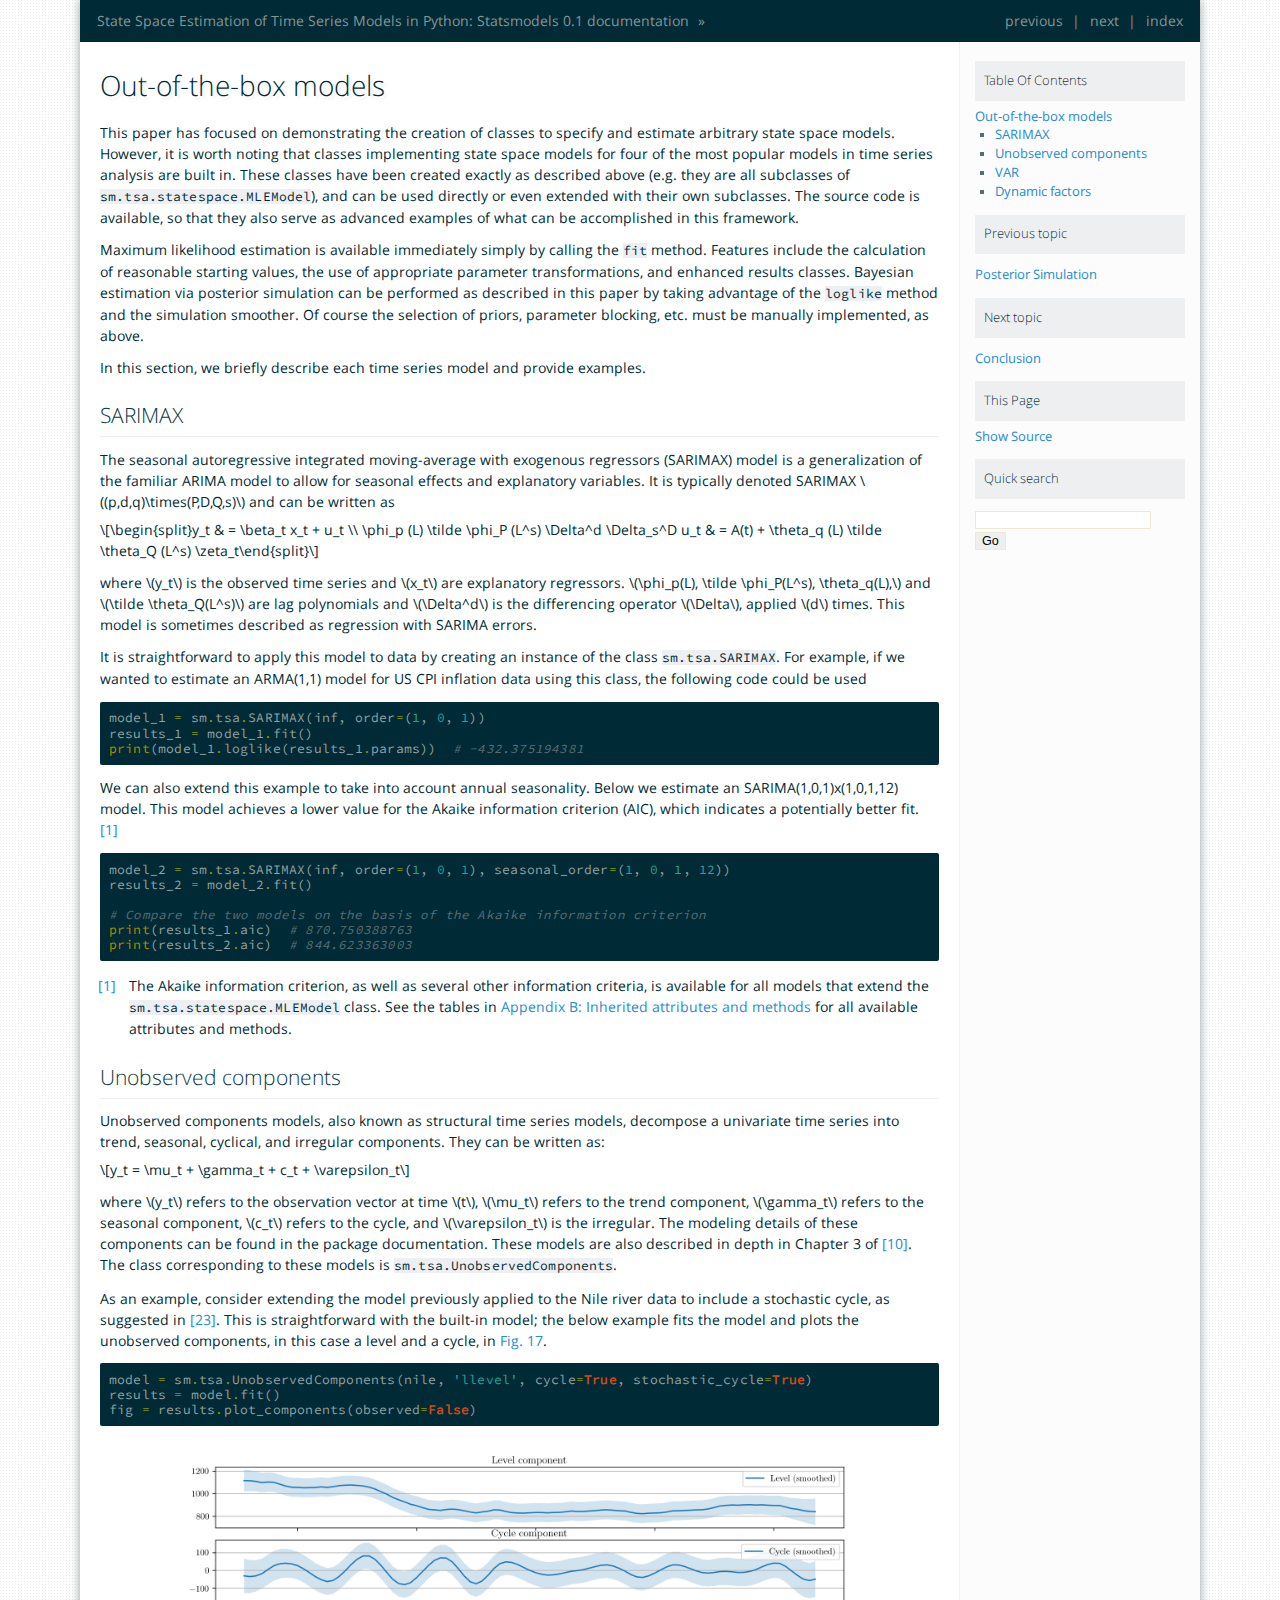
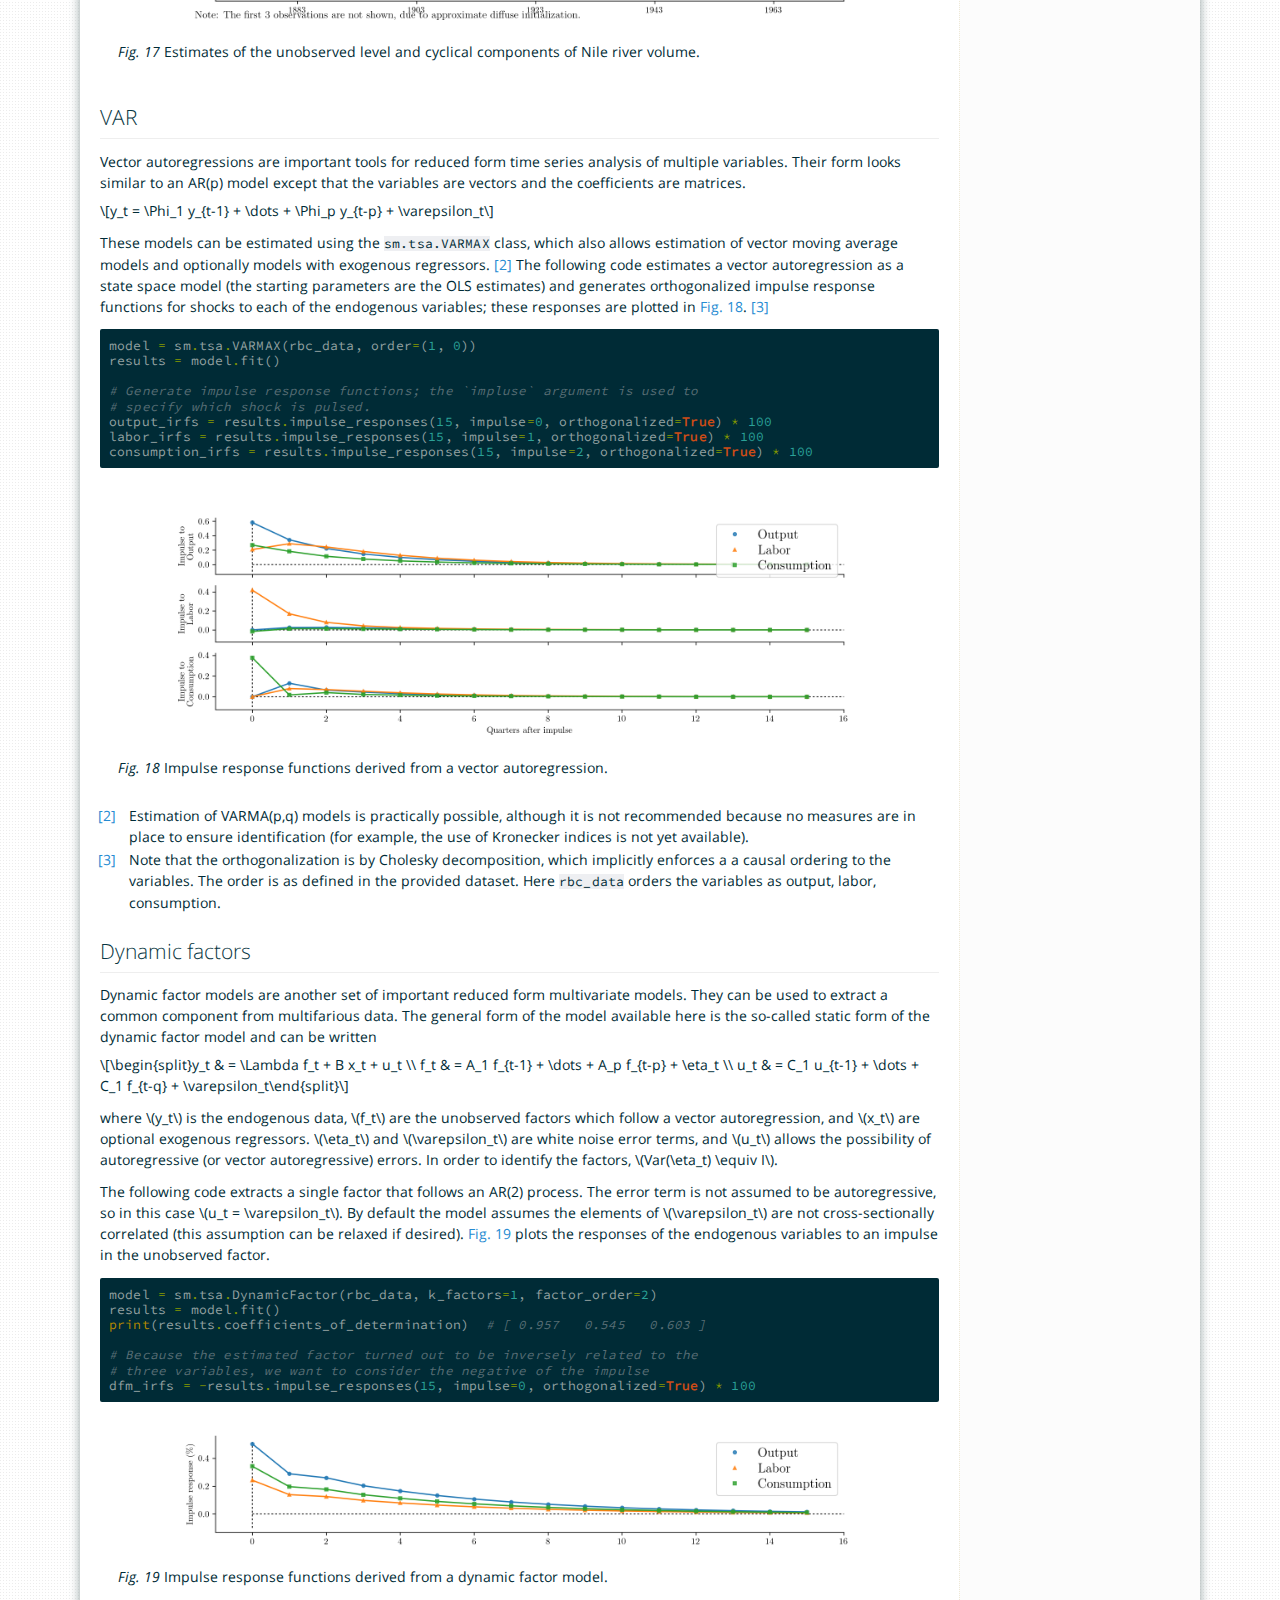
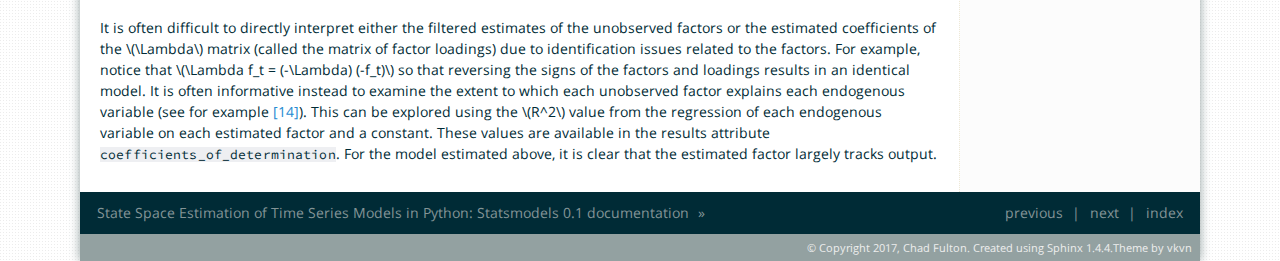
<file: docs/sections/6-out-of-the-box_models.html>
<!DOCTYPE html>


<html xmlns="http://www.w3.org/1999/xhtml">
  <head>
    <meta http-equiv="Content-Type" content="text/html; charset=utf-8" />
    
    <title>Out-of-the-box models &mdash; State Space Estimation of Time Series Models in Python: Statsmodels 0.1 documentation</title>
    
    <link rel="stylesheet" href="../_static/solar.css" type="text/css" />
    <link rel="stylesheet" href="../_static/pygments.css" type="text/css" />
    
    <script type="text/javascript">
      var DOCUMENTATION_OPTIONS = {
        URL_ROOT:    '../',
        VERSION:     '0.1',
        COLLAPSE_INDEX: false,
        FILE_SUFFIX: '.html',
        HAS_SOURCE:  true
      };
    </script>
    <script type="text/javascript" src="../_static/jquery.js"></script>
    <script type="text/javascript" src="../_static/underscore.js"></script>
    <script type="text/javascript" src="../_static/doctools.js"></script>
    <script type="text/javascript" src="https://cdn.mathjax.org/mathjax/latest/MathJax.js?config=TeX-AMS-MML_HTMLorMML"></script>
    <link rel="top" title="State Space Estimation of Time Series Models in Python: Statsmodels 0.1 documentation" href="../index.html" />
    <link rel="next" title="Conclusion" href="7-conclusion.html" />
    <link rel="prev" title="Posterior Simulation" href="5-posterior_simulation.html" /><!--<link href='http://fonts.googleapis.com/css?family=Source+Code+Pro|Open+Sans:300italic,400italic,700italic,400,300,700' rel='stylesheet' type='text/css'>-->
<link href="../_static/google-fonts.css" rel="stylesheet">
<link href="../_static/solarized-dark.css" rel="stylesheet">
  </head>
  <body role="document">
    <div class="related" role="navigation" aria-label="related navigation">
      <h3>Navigation</h3>
      <ul>
        <li class="right" style="margin-right: 10px">
          <a href="../genindex.html" title="General Index"
             accesskey="I">index</a></li>
        <li class="right" >
          <a href="7-conclusion.html" title="Conclusion"
             accesskey="N">next</a> |</li>
        <li class="right" >
          <a href="5-posterior_simulation.html" title="Posterior Simulation"
             accesskey="P">previous</a> |</li>
        <li class="nav-item nav-item-0"><a href="../index.html">State Space Estimation of Time Series Models in Python: Statsmodels 0.1 documentation</a> &raquo;</li> 
      </ul>
    </div>
      <div class="sphinxsidebar" role="navigation" aria-label="main navigation">
        <div class="sphinxsidebarwrapper">
  <h3><a href="../index.html">Table Of Contents</a></h3>
  <ul>
<li><a class="reference internal" href="#">Out-of-the-box models</a><ul>
<li><a class="reference internal" href="#sarimax">SARIMAX</a></li>
<li><a class="reference internal" href="#unobserved-components">Unobserved components</a></li>
<li><a class="reference internal" href="#var">VAR</a></li>
<li><a class="reference internal" href="#dynamic-factors">Dynamic factors</a></li>
</ul>
</li>
</ul>

  <h4>Previous topic</h4>
  <p class="topless"><a href="5-posterior_simulation.html"
                        title="previous chapter">Posterior Simulation</a></p>
  <h4>Next topic</h4>
  <p class="topless"><a href="7-conclusion.html"
                        title="next chapter">Conclusion</a></p>
  <div role="note" aria-label="source link">
    <h3>This Page</h3>
    <ul class="this-page-menu">
      <li><a href="../_sources/sections/6-out-of-the-box_models.txt"
            rel="nofollow">Show Source</a></li>
    </ul>
   </div>
<div id="searchbox" style="display: none" role="search">
  <h3>Quick search</h3>
    <form class="search" action="../search.html" method="get">
      <div><input type="text" name="q" /></div>
      <div><input type="submit" value="Go" /></div>
      <input type="hidden" name="check_keywords" value="yes" />
      <input type="hidden" name="area" value="default" />
    </form>
</div>
<script type="text/javascript">$('#searchbox').show(0);</script>
        </div>
      </div>

    <div class="document">
      <div class="documentwrapper">
        <div class="bodywrapper">
          <div class="body" role="main">
            
  <div class="section" id="out-of-the-box-models">
<span id="id1"></span><h1>Out-of-the-box models<a class="headerlink" href="#out-of-the-box-models" title="Permalink to this headline">¶</a></h1>
<p>This paper has focused on demonstrating the creation of classes to specify
and estimate arbitrary state space models. However, it is worth noting that
classes implementing state space models for four of the most popular models in
time series analysis are built in. These classes have been created
exactly as described above (e.g. they are all subclasses of
<code class="docutils literal"><span class="pre">sm.tsa.statespace.MLEModel</span></code>), and can be used directly or even extended with
their own subclasses. The source code is available, so that they also serve as
advanced examples of what can be accomplished in this framework.</p>
<p>Maximum likelihood estimation is available immediately simply by calling the
<code class="docutils literal"><span class="pre">fit</span></code> method. Features include the calculation of reasonable starting values,
the use of appropriate parameter transformations, and enhanced results classes.
Bayesian estimation via posterior simulation can be performed as described
in this paper by taking advantage of the <code class="docutils literal"><span class="pre">loglike</span></code> method and the simulation
smoother. Of course the selection of priors, parameter blocking, etc. must be
manually implemented, as above.</p>
<p>In this section, we briefly describe each time series model and provide
examples.</p>
<div class="section" id="sarimax">
<h2>SARIMAX<a class="headerlink" href="#sarimax" title="Permalink to this headline">¶</a></h2>
<p>The seasonal autoregressive integrated moving-average with exogenous regressors
(SARIMAX) model is a generalization of the familiar ARIMA model to allow for
seasonal effects and explanatory variables. It is typically denoted
SARIMAX <span class="math">\((p,d,q)\times(P,D,Q,s)\)</span> and can be written as</p>
<div class="math">
\[\begin{split}y_t &amp; = \beta_t x_t + u_t \\
\phi_p (L) \tilde \phi_P (L^s) \Delta^d \Delta_s^D u_t &amp; = A(t) +
    \theta_q (L) \tilde \theta_Q (L^s) \zeta_t\end{split}\]</div>
<p>where <span class="math">\(y_t\)</span> is the observed time series and <span class="math">\(x_t\)</span> are explanatory
regressors. <span class="math">\(\phi_p(L), \tilde \phi_P(L^s), \theta_q(L),\)</span> and
<span class="math">\(\tilde \theta_Q(L^s)\)</span> are lag polynomials and <span class="math">\(\Delta^d\)</span> is the
differencing operator <span class="math">\(\Delta\)</span>, applied <span class="math">\(d\)</span> times. This model is
sometimes described as regression with SARIMA errors.</p>
<p>It is straightforward to apply this model to data by creating an instance of
the class <code class="docutils literal"><span class="pre">sm.tsa.SARIMAX</span></code>. For example, if we wanted to estimate an
ARMA(1,1) model for US CPI inflation data using this class, the following
code could be used</p>
<div class="highlight-default"><div class="highlight"><pre><span></span><span class="n">model_1</span> <span class="o">=</span> <span class="n">sm</span><span class="o">.</span><span class="n">tsa</span><span class="o">.</span><span class="n">SARIMAX</span><span class="p">(</span><span class="n">inf</span><span class="p">,</span> <span class="n">order</span><span class="o">=</span><span class="p">(</span><span class="mi">1</span><span class="p">,</span> <span class="mi">0</span><span class="p">,</span> <span class="mi">1</span><span class="p">))</span>
<span class="n">results_1</span> <span class="o">=</span> <span class="n">model_1</span><span class="o">.</span><span class="n">fit</span><span class="p">()</span>
<span class="nb">print</span><span class="p">(</span><span class="n">model_1</span><span class="o">.</span><span class="n">loglike</span><span class="p">(</span><span class="n">results_1</span><span class="o">.</span><span class="n">params</span><span class="p">))</span>  <span class="c1"># -432.375194381</span>
</pre></div>
</div>
<p>We can also extend this example to take into account annual seasonality.
Below we estimate an SARIMA(1,0,1)x(1,0,1,12) model. This model achieves a
lower value for the Akaike information criterion (AIC), which indicates a
potentially better fit. <a class="footnote-reference" href="#id3" id="id2">[1]</a></p>
<div class="highlight-default"><div class="highlight"><pre><span></span><span class="n">model_2</span> <span class="o">=</span> <span class="n">sm</span><span class="o">.</span><span class="n">tsa</span><span class="o">.</span><span class="n">SARIMAX</span><span class="p">(</span><span class="n">inf</span><span class="p">,</span> <span class="n">order</span><span class="o">=</span><span class="p">(</span><span class="mi">1</span><span class="p">,</span> <span class="mi">0</span><span class="p">,</span> <span class="mi">1</span><span class="p">),</span> <span class="n">seasonal_order</span><span class="o">=</span><span class="p">(</span><span class="mi">1</span><span class="p">,</span> <span class="mi">0</span><span class="p">,</span> <span class="mi">1</span><span class="p">,</span> <span class="mi">12</span><span class="p">))</span>
<span class="n">results_2</span> <span class="o">=</span> <span class="n">model_2</span><span class="o">.</span><span class="n">fit</span><span class="p">()</span>

<span class="c1"># Compare the two models on the basis of the Akaike information criterion</span>
<span class="nb">print</span><span class="p">(</span><span class="n">results_1</span><span class="o">.</span><span class="n">aic</span><span class="p">)</span>  <span class="c1"># 870.750388763</span>
<span class="nb">print</span><span class="p">(</span><span class="n">results_2</span><span class="o">.</span><span class="n">aic</span><span class="p">)</span>  <span class="c1"># 844.623363003</span>
</pre></div>
</div>
<table class="docutils footnote" frame="void" id="id3" rules="none">
<colgroup><col class="label" /><col /></colgroup>
<tbody valign="top">
<tr><td class="label"><a class="fn-backref" href="#id2">[1]</a></td><td>The Akaike information criterion, as well as several other information
criteria, is available for all models that extend the
<code class="docutils literal"><span class="pre">sm.tsa.statespace.MLEModel</span></code> class. See the tables in
<a class="reference internal" href="10-appendix-B.html#appendix-b"><span class="std std-ref">Appendix B: Inherited attributes and methods</span></a> for all available attributes and methods.</td></tr>
</tbody>
</table>
</div>
<div class="section" id="unobserved-components">
<h2>Unobserved components<a class="headerlink" href="#unobserved-components" title="Permalink to this headline">¶</a></h2>
<p>Unobserved components models, also known as structural time series models,
decompose a univariate time series into trend, seasonal, cyclical, and
irregular components. They can be written as:</p>
<div class="math">
\[y_t = \mu_t + \gamma_t + c_t + \varepsilon_t\]</div>
<p>where <span class="math">\(y_t\)</span> refers to the observation vector at time <span class="math">\(t\)</span>,
<span class="math">\(\mu_t\)</span> refers to the trend component, <span class="math">\(\gamma_t\)</span> refers to the
seasonal component, <span class="math">\(c_t\)</span> refers to the cycle, and
<span class="math">\(\varepsilon_t\)</span> is the irregular. The modeling details of these
components can be found in the package documentation. These models are also
described in depth in Chapter 3 of <a class="reference internal" href="9-references.html#durbin-time-2012" id="id4">[10]</a>. The class
corresponding to these models is <code class="docutils literal"><span class="pre">sm.tsa.UnobservedComponents</span></code>.</p>
<p>As an example, consider extending the model previously applied to the Nile
river data to include a stochastic cycle, as suggested in
<a class="reference internal" href="9-references.html#mendelssohn-stamp-2011" id="id5">[23]</a>. This is straightforward with the built-in
model; the below example fits the model and plots the unobserved components,
in this case a level and a cycle, in <a class="reference internal" href="#figure-6-uc-nile"><span class="std std-numref">Fig. 17</span></a>.</p>
<div class="highlight-default"><div class="highlight"><pre><span></span><span class="n">model</span> <span class="o">=</span> <span class="n">sm</span><span class="o">.</span><span class="n">tsa</span><span class="o">.</span><span class="n">UnobservedComponents</span><span class="p">(</span><span class="n">nile</span><span class="p">,</span> <span class="s1">&#39;llevel&#39;</span><span class="p">,</span> <span class="n">cycle</span><span class="o">=</span><span class="kc">True</span><span class="p">,</span> <span class="n">stochastic_cycle</span><span class="o">=</span><span class="kc">True</span><span class="p">)</span>
<span class="n">results</span> <span class="o">=</span> <span class="n">model</span><span class="o">.</span><span class="n">fit</span><span class="p">()</span>
<span class="n">fig</span> <span class="o">=</span> <span class="n">results</span><span class="o">.</span><span class="n">plot_components</span><span class="p">(</span><span class="n">observed</span><span class="o">=</span><span class="kc">False</span><span class="p">)</span>
</pre></div>
</div>
<div class="figure" id="id11">
<span id="figure-6-uc-nile"></span><img alt="../_images/fig_6-uc-nile.png" src="../_images/fig_6-uc-nile.png" />
<p class="caption"><span class="caption-number">Fig. 17 </span><span class="caption-text">Estimates of the unobserved level and cyclical components of Nile river
volume.</span></p>
</div>
</div>
<div class="section" id="var">
<h2>VAR<a class="headerlink" href="#var" title="Permalink to this headline">¶</a></h2>
<p>Vector autoregressions are important tools for reduced form time series
analysis of multiple variables. Their form looks similar to an AR(p) model
except that the variables are vectors and the coefficients are matrices.</p>
<div class="math">
\[y_t = \Phi_1 y_{t-1} + \dots + \Phi_p y_{t-p} + \varepsilon_t\]</div>
<p>These models can be estimated using the <code class="docutils literal"><span class="pre">sm.tsa.VARMAX</span></code> class, which also
allows estimation of vector moving average models and optionally models with
exogenous regressors. <a class="footnote-reference" href="#id8" id="id6">[2]</a> The following code estimates a vector autoregression
as a state space model (the starting parameters are the OLS estimates) and
generates orthogonalized impulse response functions for shocks to each of the
endogenous variables; these responses are plotted in
<a class="reference internal" href="#figure-6-var-irf"><span class="std std-numref">Fig. 18</span></a>. <a class="footnote-reference" href="#id9" id="id7">[3]</a></p>
<div class="highlight-default"><div class="highlight"><pre><span></span><span class="n">model</span> <span class="o">=</span> <span class="n">sm</span><span class="o">.</span><span class="n">tsa</span><span class="o">.</span><span class="n">VARMAX</span><span class="p">(</span><span class="n">rbc_data</span><span class="p">,</span> <span class="n">order</span><span class="o">=</span><span class="p">(</span><span class="mi">1</span><span class="p">,</span> <span class="mi">0</span><span class="p">))</span>
<span class="n">results</span> <span class="o">=</span> <span class="n">model</span><span class="o">.</span><span class="n">fit</span><span class="p">()</span>

<span class="c1"># Generate impulse response functions; the `impluse` argument is used to</span>
<span class="c1"># specify which shock is pulsed.</span>
<span class="n">output_irfs</span> <span class="o">=</span> <span class="n">results</span><span class="o">.</span><span class="n">impulse_responses</span><span class="p">(</span><span class="mi">15</span><span class="p">,</span> <span class="n">impulse</span><span class="o">=</span><span class="mi">0</span><span class="p">,</span> <span class="n">orthogonalized</span><span class="o">=</span><span class="kc">True</span><span class="p">)</span> <span class="o">*</span> <span class="mi">100</span>
<span class="n">labor_irfs</span> <span class="o">=</span> <span class="n">results</span><span class="o">.</span><span class="n">impulse_responses</span><span class="p">(</span><span class="mi">15</span><span class="p">,</span> <span class="n">impulse</span><span class="o">=</span><span class="mi">1</span><span class="p">,</span> <span class="n">orthogonalized</span><span class="o">=</span><span class="kc">True</span><span class="p">)</span> <span class="o">*</span> <span class="mi">100</span>
<span class="n">consumption_irfs</span> <span class="o">=</span> <span class="n">results</span><span class="o">.</span><span class="n">impulse_responses</span><span class="p">(</span><span class="mi">15</span><span class="p">,</span> <span class="n">impulse</span><span class="o">=</span><span class="mi">2</span><span class="p">,</span> <span class="n">orthogonalized</span><span class="o">=</span><span class="kc">True</span><span class="p">)</span> <span class="o">*</span> <span class="mi">100</span>
</pre></div>
</div>
<div class="figure" id="id12">
<span id="figure-6-var-irf"></span><img alt="../_images/fig_6-var-irf.png" src="../_images/fig_6-var-irf.png" />
<p class="caption"><span class="caption-number">Fig. 18 </span><span class="caption-text">Impulse response functions derived from a vector autoregression.</span></p>
</div>
<table class="docutils footnote" frame="void" id="id8" rules="none">
<colgroup><col class="label" /><col /></colgroup>
<tbody valign="top">
<tr><td class="label"><a class="fn-backref" href="#id6">[2]</a></td><td>Estimation of VARMA(p,q) models is practically possible, although it is
not recommended because no measures are in place to ensure
identification (for example, the use of Kronecker indices is not yet
available).</td></tr>
</tbody>
</table>
<table class="docutils footnote" frame="void" id="id9" rules="none">
<colgroup><col class="label" /><col /></colgroup>
<tbody valign="top">
<tr><td class="label"><a class="fn-backref" href="#id7">[3]</a></td><td>Note that the orthogonalization is by Cholesky decomposition, which
implicitly enforces a a causal ordering to the variables. The order is
as defined in the provided dataset. Here <code class="docutils literal"><span class="pre">rbc_data</span></code> orders the
variables as output, labor, consumption.</td></tr>
</tbody>
</table>
</div>
<div class="section" id="dynamic-factors">
<h2>Dynamic factors<a class="headerlink" href="#dynamic-factors" title="Permalink to this headline">¶</a></h2>
<p>Dynamic factor models are another set of important reduced form multivariate
models. They can be used to extract a common component from multifarious
data. The general form of the model available here is the so-called static form
of the dynamic factor model and can be written</p>
<div class="math">
\[\begin{split}y_t &amp; = \Lambda f_t + B x_t + u_t \\
f_t &amp; = A_1 f_{t-1} + \dots + A_p f_{t-p} + \eta_t \\
u_t &amp; = C_1 u_{t-1} + \dots + C_1 f_{t-q} + \varepsilon_t\end{split}\]</div>
<p>where <span class="math">\(y_t\)</span> is the endogenous data, <span class="math">\(f_t\)</span> are the unobserved
factors which follow a vector autoregression, and <span class="math">\(x_t\)</span> are optional
exogenous regressors. <span class="math">\(\eta_t\)</span> and <span class="math">\(\varepsilon_t\)</span> are white noise
error terms, and <span class="math">\(u_t\)</span> allows the possibility of autoregressive (or
vector autoregressive) errors. In order to identify the factors,
<span class="math">\(Var(\eta_t) \equiv I\)</span>.</p>
<p>The following code extracts a single factor that
follows an AR(2) process. The error term is not assumed to be autoregressive,
so in this case <span class="math">\(u_t = \varepsilon_t\)</span>. By default the model assumes the
elements of <span class="math">\(\varepsilon_t\)</span> are not cross-sectionally correlated (this
assumption can be relaxed if desired). <a class="reference internal" href="#figure-6-dfm-irf"><span class="std std-numref">Fig. 19</span></a> plots the
responses of the endogenous variables to an impulse in the unobserved factor.</p>
<div class="highlight-default"><div class="highlight"><pre><span></span><span class="n">model</span> <span class="o">=</span> <span class="n">sm</span><span class="o">.</span><span class="n">tsa</span><span class="o">.</span><span class="n">DynamicFactor</span><span class="p">(</span><span class="n">rbc_data</span><span class="p">,</span> <span class="n">k_factors</span><span class="o">=</span><span class="mi">1</span><span class="p">,</span> <span class="n">factor_order</span><span class="o">=</span><span class="mi">2</span><span class="p">)</span>
<span class="n">results</span> <span class="o">=</span> <span class="n">model</span><span class="o">.</span><span class="n">fit</span><span class="p">()</span>
<span class="nb">print</span><span class="p">(</span><span class="n">results</span><span class="o">.</span><span class="n">coefficients_of_determination</span><span class="p">)</span>  <span class="c1"># [ 0.957   0.545   0.603 ]</span>

<span class="c1"># Because the estimated factor turned out to be inversely related to the</span>
<span class="c1"># three variables, we want to consider the negative of the impulse</span>
<span class="n">dfm_irfs</span> <span class="o">=</span> <span class="o">-</span><span class="n">results</span><span class="o">.</span><span class="n">impulse_responses</span><span class="p">(</span><span class="mi">15</span><span class="p">,</span> <span class="n">impulse</span><span class="o">=</span><span class="mi">0</span><span class="p">,</span> <span class="n">orthogonalized</span><span class="o">=</span><span class="kc">True</span><span class="p">)</span> <span class="o">*</span> <span class="mi">100</span>
</pre></div>
</div>
<div class="figure" id="id13">
<span id="figure-6-dfm-irf"></span><img alt="../_images/fig_6-dfm-irf.png" src="../_images/fig_6-dfm-irf.png" />
<p class="caption"><span class="caption-number">Fig. 19 </span><span class="caption-text">Impulse response functions derived from a dynamic factor model.</span></p>
</div>
<p>It is often difficult to directly interpret either the filtered estimates of
the unobserved factors or the estimated coefficients of the <span class="math">\(\Lambda\)</span>
matrix (called the matrix of factor loadings) due to identification issues
related to the factors. For example, notice that
<span class="math">\(\Lambda f_t = (-\Lambda) (-f_t)\)</span> so that reversing the signs of the
factors and loadings results in an identical model. It is often
informative instead to examine the extent to which each unobserved factor
explains each endogenous variable (see for example
<a class="reference internal" href="9-references.html#jungbacker-likelihood-based-2014" id="id10">[14]</a>). This can be explored using the
<span class="math">\(R^2\)</span> value from the regression of each endogenous variable on each
estimated factor and a constant. These values are available in the results
attribute <code class="docutils literal"><span class="pre">coefficients_of_determination</span></code>. For the model estimated above, it
is clear that the estimated factor largely tracks output.</p>
</div>
</div>


          </div>
        </div>
      </div>
      <div class="clearer"></div>
    </div>
    <div class="related" role="navigation" aria-label="related navigation">
      <h3>Navigation</h3>
      <ul>
        <li class="right" style="margin-right: 10px">
          <a href="../genindex.html" title="General Index"
             >index</a></li>
        <li class="right" >
          <a href="7-conclusion.html" title="Conclusion"
             >next</a> |</li>
        <li class="right" >
          <a href="5-posterior_simulation.html" title="Posterior Simulation"
             >previous</a> |</li>
        <li class="nav-item nav-item-0"><a href="../index.html">State Space Estimation of Time Series Models in Python: Statsmodels 0.1 documentation</a> &raquo;</li> 
      </ul>
    </div>
    <div class="footer">
        &copy; Copyright 2017, Chad Fulton.
    Created using <a href="http://sphinx.pocoo.org/">Sphinx</a> 1.4.4.Theme by <a href="http://github.com/vkvn">vkvn</a>
    </div>
  </body>
</html>
</file>
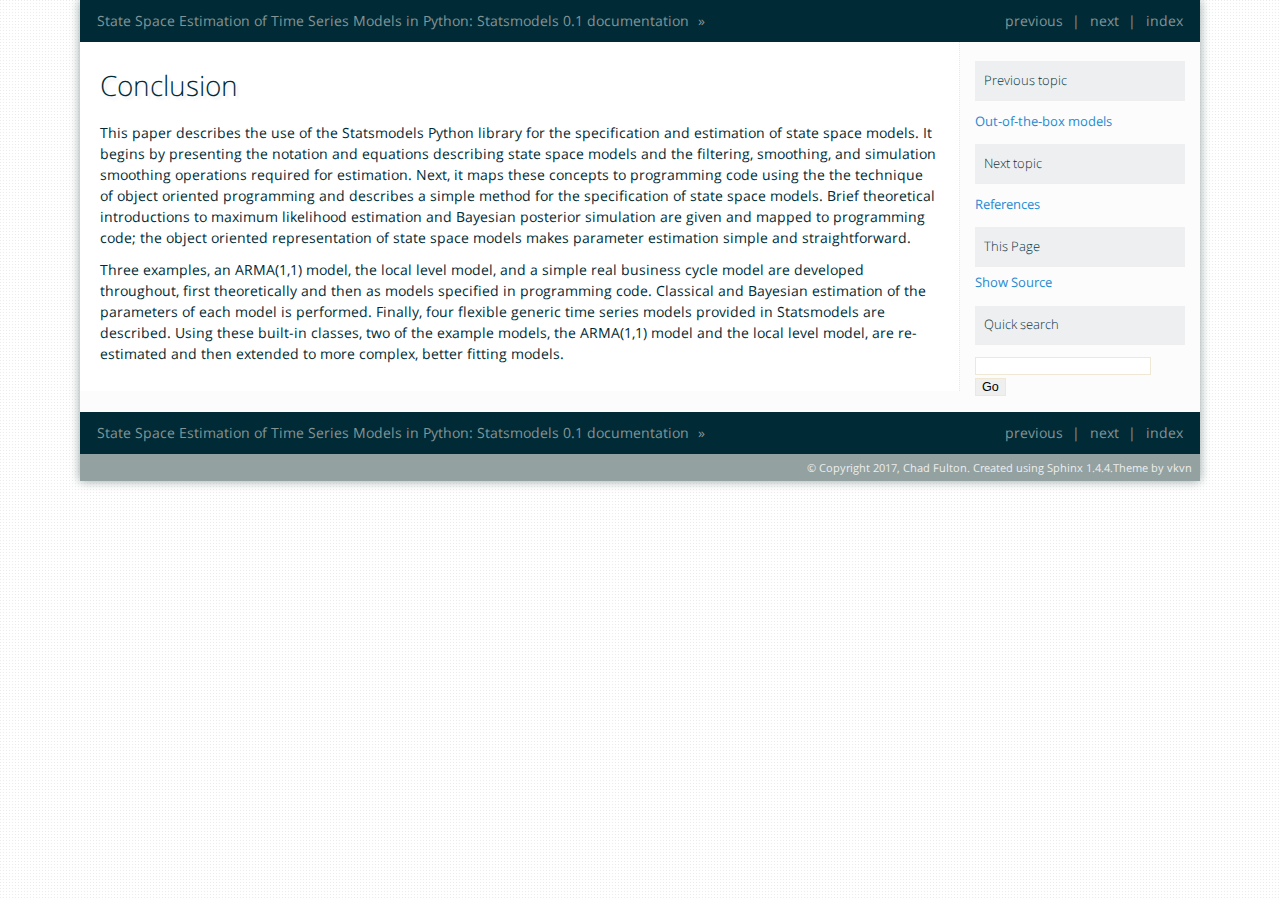
<file: docs/sections/7-conclusion.html>
<!DOCTYPE html>


<html xmlns="http://www.w3.org/1999/xhtml">
  <head>
    <meta http-equiv="Content-Type" content="text/html; charset=utf-8" />
    
    <title>Conclusion &mdash; State Space Estimation of Time Series Models in Python: Statsmodels 0.1 documentation</title>
    
    <link rel="stylesheet" href="../_static/solar.css" type="text/css" />
    <link rel="stylesheet" href="../_static/pygments.css" type="text/css" />
    
    <script type="text/javascript">
      var DOCUMENTATION_OPTIONS = {
        URL_ROOT:    '../',
        VERSION:     '0.1',
        COLLAPSE_INDEX: false,
        FILE_SUFFIX: '.html',
        HAS_SOURCE:  true
      };
    </script>
    <script type="text/javascript" src="../_static/jquery.js"></script>
    <script type="text/javascript" src="../_static/underscore.js"></script>
    <script type="text/javascript" src="../_static/doctools.js"></script>
    <script type="text/javascript" src="https://cdn.mathjax.org/mathjax/latest/MathJax.js?config=TeX-AMS-MML_HTMLorMML"></script>
    <link rel="top" title="State Space Estimation of Time Series Models in Python: Statsmodels 0.1 documentation" href="../index.html" />
    <link rel="next" title="References" href="9-references.html" />
    <link rel="prev" title="Out-of-the-box models" href="6-out-of-the-box_models.html" /><!--<link href='http://fonts.googleapis.com/css?family=Source+Code+Pro|Open+Sans:300italic,400italic,700italic,400,300,700' rel='stylesheet' type='text/css'>-->
<link href="../_static/google-fonts.css" rel="stylesheet">
<link href="../_static/solarized-dark.css" rel="stylesheet">
  </head>
  <body role="document">
    <div class="related" role="navigation" aria-label="related navigation">
      <h3>Navigation</h3>
      <ul>
        <li class="right" style="margin-right: 10px">
          <a href="../genindex.html" title="General Index"
             accesskey="I">index</a></li>
        <li class="right" >
          <a href="9-references.html" title="References"
             accesskey="N">next</a> |</li>
        <li class="right" >
          <a href="6-out-of-the-box_models.html" title="Out-of-the-box models"
             accesskey="P">previous</a> |</li>
        <li class="nav-item nav-item-0"><a href="../index.html">State Space Estimation of Time Series Models in Python: Statsmodels 0.1 documentation</a> &raquo;</li> 
      </ul>
    </div>
      <div class="sphinxsidebar" role="navigation" aria-label="main navigation">
        <div class="sphinxsidebarwrapper">
  <h4>Previous topic</h4>
  <p class="topless"><a href="6-out-of-the-box_models.html"
                        title="previous chapter">Out-of-the-box models</a></p>
  <h4>Next topic</h4>
  <p class="topless"><a href="9-references.html"
                        title="next chapter">References</a></p>
  <div role="note" aria-label="source link">
    <h3>This Page</h3>
    <ul class="this-page-menu">
      <li><a href="../_sources/sections/7-conclusion.txt"
            rel="nofollow">Show Source</a></li>
    </ul>
   </div>
<div id="searchbox" style="display: none" role="search">
  <h3>Quick search</h3>
    <form class="search" action="../search.html" method="get">
      <div><input type="text" name="q" /></div>
      <div><input type="submit" value="Go" /></div>
      <input type="hidden" name="check_keywords" value="yes" />
      <input type="hidden" name="area" value="default" />
    </form>
</div>
<script type="text/javascript">$('#searchbox').show(0);</script>
        </div>
      </div>

    <div class="document">
      <div class="documentwrapper">
        <div class="bodywrapper">
          <div class="body" role="main">
            
  <div class="section" id="conclusion">
<h1>Conclusion<a class="headerlink" href="#conclusion" title="Permalink to this headline">¶</a></h1>
<p>This paper describes the use of the Statsmodels Python library for the
specification and estimation of state space models. It begins by presenting the
notation and equations describing state space models and the filtering,
smoothing, and simulation smoothing operations required for estimation. Next,
it maps these concepts to programming code using the the technique of object
oriented programming and describes a simple method for the specification of
state space models. Brief theoretical introductions to maximum likelihood
estimation and Bayesian posterior simulation are given and mapped to
programming code; the object oriented representation of state space models
makes parameter estimation simple and straightforward.</p>
<p>Three examples, an ARMA(1,1) model, the local level model, and a simple real
business cycle model are developed throughout, first theoretically and then as
models specified in programming code. Classical and Bayesian estimation of the
parameters of each model is performed. Finally, four flexible generic time
series models provided in Statsmodels are described. Using these built-in
classes, two of the example models, the ARMA(1,1) model and the local level
model, are re-estimated and then extended to more complex, better fitting models.</p>
</div>


          </div>
        </div>
      </div>
      <div class="clearer"></div>
    </div>
    <div class="related" role="navigation" aria-label="related navigation">
      <h3>Navigation</h3>
      <ul>
        <li class="right" style="margin-right: 10px">
          <a href="../genindex.html" title="General Index"
             >index</a></li>
        <li class="right" >
          <a href="9-references.html" title="References"
             >next</a> |</li>
        <li class="right" >
          <a href="6-out-of-the-box_models.html" title="Out-of-the-box models"
             >previous</a> |</li>
        <li class="nav-item nav-item-0"><a href="../index.html">State Space Estimation of Time Series Models in Python: Statsmodels 0.1 documentation</a> &raquo;</li> 
      </ul>
    </div>
    <div class="footer">
        &copy; Copyright 2017, Chad Fulton.
    Created using <a href="http://sphinx.pocoo.org/">Sphinx</a> 1.4.4.Theme by <a href="http://github.com/vkvn">vkvn</a>
    </div>
  </body>
</html>
</file>
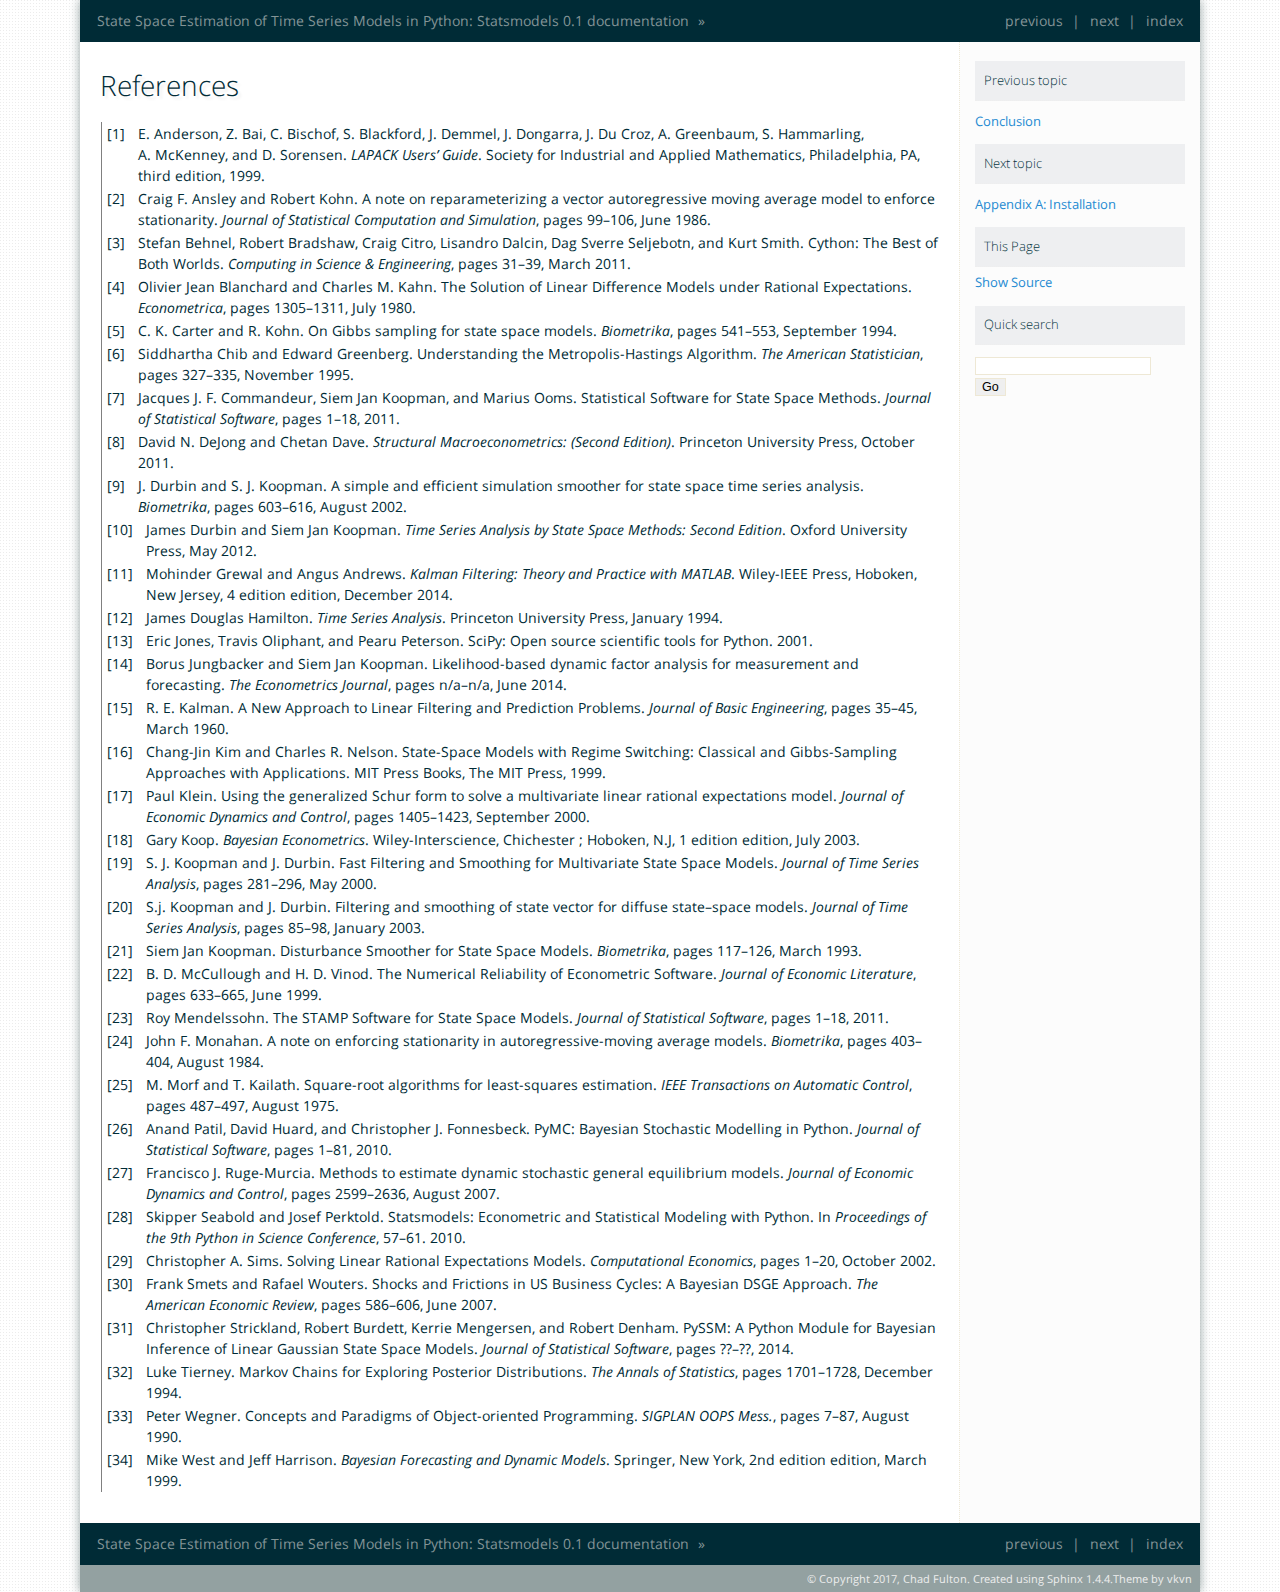
<file: docs/sections/9-references.html>
<!DOCTYPE html>


<html xmlns="http://www.w3.org/1999/xhtml">
  <head>
    <meta http-equiv="Content-Type" content="text/html; charset=utf-8" />
    
    <title>References &mdash; State Space Estimation of Time Series Models in Python: Statsmodels 0.1 documentation</title>
    
    <link rel="stylesheet" href="../_static/solar.css" type="text/css" />
    <link rel="stylesheet" href="../_static/pygments.css" type="text/css" />
    
    <script type="text/javascript">
      var DOCUMENTATION_OPTIONS = {
        URL_ROOT:    '../',
        VERSION:     '0.1',
        COLLAPSE_INDEX: false,
        FILE_SUFFIX: '.html',
        HAS_SOURCE:  true
      };
    </script>
    <script type="text/javascript" src="../_static/jquery.js"></script>
    <script type="text/javascript" src="../_static/underscore.js"></script>
    <script type="text/javascript" src="../_static/doctools.js"></script>
    <script type="text/javascript" src="https://cdn.mathjax.org/mathjax/latest/MathJax.js?config=TeX-AMS-MML_HTMLorMML"></script>
    <link rel="top" title="State Space Estimation of Time Series Models in Python: Statsmodels 0.1 documentation" href="../index.html" />
    <link rel="next" title="Appendix A: Installation" href="10-appendix-A.html" />
    <link rel="prev" title="Conclusion" href="7-conclusion.html" /><!--<link href='http://fonts.googleapis.com/css?family=Source+Code+Pro|Open+Sans:300italic,400italic,700italic,400,300,700' rel='stylesheet' type='text/css'>-->
<link href="../_static/google-fonts.css" rel="stylesheet">
<link href="../_static/solarized-dark.css" rel="stylesheet">
  </head>
  <body role="document">
    <div class="related" role="navigation" aria-label="related navigation">
      <h3>Navigation</h3>
      <ul>
        <li class="right" style="margin-right: 10px">
          <a href="../genindex.html" title="General Index"
             accesskey="I">index</a></li>
        <li class="right" >
          <a href="10-appendix-A.html" title="Appendix A: Installation"
             accesskey="N">next</a> |</li>
        <li class="right" >
          <a href="7-conclusion.html" title="Conclusion"
             accesskey="P">previous</a> |</li>
        <li class="nav-item nav-item-0"><a href="../index.html">State Space Estimation of Time Series Models in Python: Statsmodels 0.1 documentation</a> &raquo;</li> 
      </ul>
    </div>
      <div class="sphinxsidebar" role="navigation" aria-label="main navigation">
        <div class="sphinxsidebarwrapper">
  <h4>Previous topic</h4>
  <p class="topless"><a href="7-conclusion.html"
                        title="previous chapter">Conclusion</a></p>
  <h4>Next topic</h4>
  <p class="topless"><a href="10-appendix-A.html"
                        title="next chapter">Appendix A: Installation</a></p>
  <div role="note" aria-label="source link">
    <h3>This Page</h3>
    <ul class="this-page-menu">
      <li><a href="../_sources/sections/9-references.txt"
            rel="nofollow">Show Source</a></li>
    </ul>
   </div>
<div id="searchbox" style="display: none" role="search">
  <h3>Quick search</h3>
    <form class="search" action="../search.html" method="get">
      <div><input type="text" name="q" /></div>
      <div><input type="submit" value="Go" /></div>
      <input type="hidden" name="check_keywords" value="yes" />
      <input type="hidden" name="area" value="default" />
    </form>
</div>
<script type="text/javascript">$('#searchbox').show(0);</script>
        </div>
      </div>

    <div class="document">
      <div class="documentwrapper">
        <div class="bodywrapper">
          <div class="body" role="main">
            
  <div class="section" id="references">
<h1>References<a class="headerlink" href="#references" title="Permalink to this headline">¶</a></h1>
<p id="bibtex-bibliography-sections/9-references-0"><table class="docutils citation" frame="void" id="anderson-lapack-1999" rules="none">
<colgroup><col class="label" /><col /></colgroup>
<tbody valign="top">
<tr><td class="label">[1]</td><td>E.&nbsp;Anderson, Z.&nbsp;Bai, C.&nbsp;Bischof, S.&nbsp;Blackford, J.&nbsp;Demmel, J.&nbsp;Dongarra, J.&nbsp;Du&nbsp;Croz, A.&nbsp;Greenbaum, S.&nbsp;Hammarling, A.&nbsp;McKenney, and D.&nbsp;Sorensen. <em>LAPACK Users&#8217; Guide</em>. Society for Industrial and Applied Mathematics, Philadelphia, PA, third edition, 1999.</td></tr>
</tbody>
</table>
<table class="docutils citation" frame="void" id="ansley-note-1986" rules="none">
<colgroup><col class="label" /><col /></colgroup>
<tbody valign="top">
<tr><td class="label">[2]</td><td>Craig&nbsp;F. Ansley and Robert Kohn. A note on reparameterizing a vector autoregressive moving average model to enforce stationarity. <em>Journal of Statistical Computation and Simulation</em>, pages 99–106, June 1986.</td></tr>
</tbody>
</table>
<table class="docutils citation" frame="void" id="behnel-cython-2011" rules="none">
<colgroup><col class="label" /><col /></colgroup>
<tbody valign="top">
<tr><td class="label">[3]</td><td>Stefan Behnel, Robert Bradshaw, Craig Citro, Lisandro Dalcin, Dag&nbsp;Sverre Seljebotn, and Kurt Smith. Cython: The Best of Both Worlds. <em>Computing in Science &amp; Engineering</em>, pages 31–39, March 2011.</td></tr>
</tbody>
</table>
<table class="docutils citation" frame="void" id="blanchard-solution-1980" rules="none">
<colgroup><col class="label" /><col /></colgroup>
<tbody valign="top">
<tr><td class="label">[4]</td><td>Olivier&nbsp;Jean Blanchard and Charles&nbsp;M. Kahn. The Solution of Linear Difference Models under Rational Expectations. <em>Econometrica</em>, pages 1305–1311, July 1980.</td></tr>
</tbody>
</table>
<table class="docutils citation" frame="void" id="carter-gibbs-1994" rules="none">
<colgroup><col class="label" /><col /></colgroup>
<tbody valign="top">
<tr><td class="label">[5]</td><td>C.&nbsp;K. Carter and R.&nbsp;Kohn. On Gibbs sampling for state space models. <em>Biometrika</em>, pages 541–553, September 1994.</td></tr>
</tbody>
</table>
<table class="docutils citation" frame="void" id="chib-understanding-1995" rules="none">
<colgroup><col class="label" /><col /></colgroup>
<tbody valign="top">
<tr><td class="label">[6]</td><td>Siddhartha Chib and Edward Greenberg. Understanding the Metropolis-Hastings Algorithm. <em>The American Statistician</em>, pages 327–335, November 1995.</td></tr>
</tbody>
</table>
<table class="docutils citation" frame="void" id="commandeur-statistical-2011" rules="none">
<colgroup><col class="label" /><col /></colgroup>
<tbody valign="top">
<tr><td class="label">[7]</td><td>Jacques J.&nbsp;F. Commandeur, Siem&nbsp;Jan Koopman, and Marius Ooms. Statistical Software for State Space Methods. <em>Journal of Statistical Software</em>, pages 1–18, 2011.</td></tr>
</tbody>
</table>
<table class="docutils citation" frame="void" id="dejong-structural-2011" rules="none">
<colgroup><col class="label" /><col /></colgroup>
<tbody valign="top">
<tr><td class="label">[8]</td><td>David&nbsp;N. DeJong and Chetan Dave. <em>Structural Macroeconometrics: (Second Edition)</em>. Princeton University Press, October 2011.</td></tr>
</tbody>
</table>
<table class="docutils citation" frame="void" id="durbin-simple-2002" rules="none">
<colgroup><col class="label" /><col /></colgroup>
<tbody valign="top">
<tr><td class="label">[9]</td><td>J.&nbsp;Durbin and S.&nbsp;J. Koopman. A simple and efficient simulation smoother for state space time series analysis. <em>Biometrika</em>, pages 603–616, August 2002.</td></tr>
</tbody>
</table>
<table class="docutils citation" frame="void" id="durbin-time-2012" rules="none">
<colgroup><col class="label" /><col /></colgroup>
<tbody valign="top">
<tr><td class="label">[10]</td><td>James Durbin and Siem&nbsp;Jan Koopman. <em>Time Series Analysis by State Space Methods: Second Edition</em>. Oxford University Press, May 2012.</td></tr>
</tbody>
</table>
<table class="docutils citation" frame="void" id="grewal-kalman-2014" rules="none">
<colgroup><col class="label" /><col /></colgroup>
<tbody valign="top">
<tr><td class="label">[11]</td><td>Mohinder Grewal and Angus Andrews. <em>Kalman Filtering: Theory and Practice with MATLAB</em>. Wiley-IEEE Press, Hoboken, New Jersey, 4 edition edition, December 2014.</td></tr>
</tbody>
</table>
<table class="docutils citation" frame="void" id="hamilton-time-1994" rules="none">
<colgroup><col class="label" /><col /></colgroup>
<tbody valign="top">
<tr><td class="label">[12]</td><td>James&nbsp;Douglas Hamilton. <em>Time Series Analysis</em>. Princeton University Press, January 1994.</td></tr>
</tbody>
</table>
<table class="docutils citation" frame="void" id="jones-scipy-2001" rules="none">
<colgroup><col class="label" /><col /></colgroup>
<tbody valign="top">
<tr><td class="label">[13]</td><td>Eric Jones, Travis Oliphant, and Pearu Peterson. SciPy: Open source scientific tools for Python. 2001.</td></tr>
</tbody>
</table>
<table class="docutils citation" frame="void" id="jungbacker-likelihood-based-2014" rules="none">
<colgroup><col class="label" /><col /></colgroup>
<tbody valign="top">
<tr><td class="label">[14]</td><td>Borus Jungbacker and Siem&nbsp;Jan Koopman. Likelihood-based dynamic factor analysis for measurement and forecasting. <em>The Econometrics Journal</em>, pages n/a–n/a, June 2014.</td></tr>
</tbody>
</table>
<table class="docutils citation" frame="void" id="kalman-new-1960" rules="none">
<colgroup><col class="label" /><col /></colgroup>
<tbody valign="top">
<tr><td class="label">[15]</td><td>R.&nbsp;E. Kalman. A New Approach to Linear Filtering and Prediction Problems. <em>Journal of Basic Engineering</em>, pages 35–45, March 1960.</td></tr>
</tbody>
</table>
<table class="docutils citation" frame="void" id="kim-state-space-1999" rules="none">
<colgroup><col class="label" /><col /></colgroup>
<tbody valign="top">
<tr><td class="label">[16]</td><td>Chang-Jin Kim and Charles&nbsp;R. Nelson. State-Space Models with Regime Switching: Classical and Gibbs-Sampling Approaches with Applications. MIT Press Books, The MIT Press, 1999.</td></tr>
</tbody>
</table>
<table class="docutils citation" frame="void" id="klein-using-2000" rules="none">
<colgroup><col class="label" /><col /></colgroup>
<tbody valign="top">
<tr><td class="label">[17]</td><td>Paul Klein. Using the generalized Schur form to solve a multivariate linear rational expectations model. <em>Journal of Economic Dynamics and Control</em>, pages 1405–1423, September 2000.</td></tr>
</tbody>
</table>
<table class="docutils citation" frame="void" id="koop-bayesian-2003" rules="none">
<colgroup><col class="label" /><col /></colgroup>
<tbody valign="top">
<tr><td class="label">[18]</td><td>Gary Koop. <em>Bayesian Econometrics</em>. Wiley-Interscience, Chichester ; Hoboken, N.J, 1 edition edition, July 2003.</td></tr>
</tbody>
</table>
<table class="docutils citation" frame="void" id="koopman-fast-2000" rules="none">
<colgroup><col class="label" /><col /></colgroup>
<tbody valign="top">
<tr><td class="label">[19]</td><td>S.&nbsp;J. Koopman and J.&nbsp;Durbin. Fast Filtering and Smoothing for Multivariate State Space Models. <em>Journal of Time Series Analysis</em>, pages 281–296, May 2000.</td></tr>
</tbody>
</table>
<table class="docutils citation" frame="void" id="koopman-filtering-2003" rules="none">
<colgroup><col class="label" /><col /></colgroup>
<tbody valign="top">
<tr><td class="label">[20]</td><td>S.j. Koopman and J.&nbsp;Durbin. Filtering and smoothing of state vector for diffuse state–space models. <em>Journal of Time Series Analysis</em>, pages 85–98, January 2003.</td></tr>
</tbody>
</table>
<table class="docutils citation" frame="void" id="koopman-disturbance-1993" rules="none">
<colgroup><col class="label" /><col /></colgroup>
<tbody valign="top">
<tr><td class="label">[21]</td><td>Siem&nbsp;Jan Koopman. Disturbance Smoother for State Space Models. <em>Biometrika</em>, pages 117–126, March 1993.</td></tr>
</tbody>
</table>
<table class="docutils citation" frame="void" id="mccullough-numerical-1999" rules="none">
<colgroup><col class="label" /><col /></colgroup>
<tbody valign="top">
<tr><td class="label">[22]</td><td>B.&nbsp;D. McCullough and H.&nbsp;D. Vinod. The Numerical Reliability of Econometric Software. <em>Journal of Economic Literature</em>, pages 633–665, June 1999.</td></tr>
</tbody>
</table>
<table class="docutils citation" frame="void" id="mendelssohn-stamp-2011" rules="none">
<colgroup><col class="label" /><col /></colgroup>
<tbody valign="top">
<tr><td class="label">[23]</td><td>Roy Mendelssohn. The STAMP Software for State Space Models. <em>Journal of Statistical Software</em>, pages 1–18, 2011.</td></tr>
</tbody>
</table>
<table class="docutils citation" frame="void" id="monahan-note-1984" rules="none">
<colgroup><col class="label" /><col /></colgroup>
<tbody valign="top">
<tr><td class="label">[24]</td><td>John&nbsp;F. Monahan. A note on enforcing stationarity in autoregressive-moving average models. <em>Biometrika</em>, pages 403–404, August 1984.</td></tr>
</tbody>
</table>
<table class="docutils citation" frame="void" id="morf-square-root-1975" rules="none">
<colgroup><col class="label" /><col /></colgroup>
<tbody valign="top">
<tr><td class="label">[25]</td><td>M.&nbsp;Morf and T.&nbsp;Kailath. Square-root algorithms for least-squares estimation. <em>IEEE Transactions on Automatic Control</em>, pages 487–497, August 1975.</td></tr>
</tbody>
</table>
<table class="docutils citation" frame="void" id="patil-pymc-2010" rules="none">
<colgroup><col class="label" /><col /></colgroup>
<tbody valign="top">
<tr><td class="label">[26]</td><td>Anand Patil, David Huard, and Christopher&nbsp;J. Fonnesbeck. PyMC: Bayesian Stochastic Modelling in Python. <em>Journal of Statistical Software</em>, pages 1–81, 2010.</td></tr>
</tbody>
</table>
<table class="docutils citation" frame="void" id="ruge-murcia-methods-2007" rules="none">
<colgroup><col class="label" /><col /></colgroup>
<tbody valign="top">
<tr><td class="label">[27]</td><td>Francisco&nbsp;J. Ruge-Murcia. Methods to estimate dynamic stochastic general equilibrium models. <em>Journal of Economic Dynamics and Control</em>, pages 2599–2636, August 2007.</td></tr>
</tbody>
</table>
<table class="docutils citation" frame="void" id="seabold-statsmodels-2010" rules="none">
<colgroup><col class="label" /><col /></colgroup>
<tbody valign="top">
<tr><td class="label">[28]</td><td>Skipper Seabold and Josef Perktold. Statsmodels: Econometric and Statistical Modeling with Python. In <em>Proceedings of the 9th Python in Science Conference</em>, 57–61. 2010.</td></tr>
</tbody>
</table>
<table class="docutils citation" frame="void" id="sims-solving-2002" rules="none">
<colgroup><col class="label" /><col /></colgroup>
<tbody valign="top">
<tr><td class="label">[29]</td><td>Christopher&nbsp;A. Sims. Solving Linear Rational Expectations Models. <em>Computational Economics</em>, pages 1–20, October 2002.</td></tr>
</tbody>
</table>
<table class="docutils citation" frame="void" id="smets-shocks-2007" rules="none">
<colgroup><col class="label" /><col /></colgroup>
<tbody valign="top">
<tr><td class="label">[30]</td><td>Frank Smets and Rafael Wouters. Shocks and Frictions in US Business Cycles: A Bayesian DSGE Approach. <em>The American Economic Review</em>, pages 586–606, June 2007.</td></tr>
</tbody>
</table>
<table class="docutils citation" frame="void" id="strickland-pyssm-2014" rules="none">
<colgroup><col class="label" /><col /></colgroup>
<tbody valign="top">
<tr><td class="label">[31]</td><td>Christopher Strickland, Robert Burdett, Kerrie Mengersen, and Robert Denham. PySSM: A Python Module for Bayesian Inference of Linear Gaussian State Space Models. <em>Journal of Statistical Software</em>, pages ??–??, 2014.</td></tr>
</tbody>
</table>
<table class="docutils citation" frame="void" id="tierney-markov-1994" rules="none">
<colgroup><col class="label" /><col /></colgroup>
<tbody valign="top">
<tr><td class="label">[32]</td><td>Luke Tierney. Markov Chains for Exploring Posterior Distributions. <em>The Annals of Statistics</em>, pages 1701–1728, December 1994.</td></tr>
</tbody>
</table>
<table class="docutils citation" frame="void" id="wegner-concepts-1990" rules="none">
<colgroup><col class="label" /><col /></colgroup>
<tbody valign="top">
<tr><td class="label">[33]</td><td>Peter Wegner. Concepts and Paradigms of Object-oriented Programming. <em>SIGPLAN OOPS Mess.</em>, pages 7–87, August 1990.</td></tr>
</tbody>
</table>
<table class="docutils citation" frame="void" id="west-bayesian-1999" rules="none">
<colgroup><col class="label" /><col /></colgroup>
<tbody valign="top">
<tr><td class="label">[34]</td><td>Mike West and Jeff Harrison. <em>Bayesian Forecasting and Dynamic Models</em>. Springer, New York, 2nd edition edition, March 1999.</td></tr>
</tbody>
</table>
</p>
</div>


          </div>
        </div>
      </div>
      <div class="clearer"></div>
    </div>
    <div class="related" role="navigation" aria-label="related navigation">
      <h3>Navigation</h3>
      <ul>
        <li class="right" style="margin-right: 10px">
          <a href="../genindex.html" title="General Index"
             >index</a></li>
        <li class="right" >
          <a href="10-appendix-A.html" title="Appendix A: Installation"
             >next</a> |</li>
        <li class="right" >
          <a href="7-conclusion.html" title="Conclusion"
             >previous</a> |</li>
        <li class="nav-item nav-item-0"><a href="../index.html">State Space Estimation of Time Series Models in Python: Statsmodels 0.1 documentation</a> &raquo;</li> 
      </ul>
    </div>
    <div class="footer">
        &copy; Copyright 2017, Chad Fulton.
    Created using <a href="http://sphinx.pocoo.org/">Sphinx</a> 1.4.4.Theme by <a href="http://github.com/vkvn">vkvn</a>
    </div>
  </body>
</html>
</file>
<file: docs/_static/solar.css>
/* solar.css
 * Modified from sphinxdoc.css of the sphinxdoc theme.
*/

@import url("basic.css");

/* -- page layout ----------------------------------------------------------- */

body {
    font-family: 'Open Sans', sans-serif;
    font-size: 14px;
    line-height: 150%;
    text-align: center;
    color: #002b36;
    padding: 0;
    margin: 0px 80px 0px 80px;
    min-width: 740px;	
    -moz-box-shadow: 0px 0px 10px #93a1a1;
    -webkit-box-shadow: 0px 0px 10px #93a1a1;
    box-shadow: 0px 0px 10px #93a1a1;
    background: url("subtle_dots.png") repeat;

}

div.document {
    background-color: #fcfcfc;
    text-align: left;
    background-repeat: repeat-x;
}

div.bodywrapper {
    margin: 0 240px 0 0;
    border-right: 1px dotted #eee8d5;
}

div.body {
    background-color: white;
    margin: 0;
    padding: 0.5em 20px 20px 20px;
}

div.related {
    font-size: 1em;
    background: #002b36;
    color: #839496;
    padding: 5px 0px;
}

div.related ul {
    height: 2em;
    margin: 2px;
}

div.related ul li {
    margin: 0;
    padding: 0;
    height: 2em;
    float: left;
}

div.related ul li.right {
    float: right;
    margin-right: 5px;
}

div.related ul li a {
    margin: 0;
    padding: 2px 5px;
    line-height: 2em;
    text-decoration: none;
    color: #839496;
}

div.related ul li a:hover {
    background-color: #073642;
    -webkit-border-radius: 2px;
    -moz-border-radius: 2px;
    border-radius: 2px;
}

div.sphinxsidebarwrapper {
    padding: 0;
}

div.sphinxsidebar {
    margin: 0;
    padding: 0.5em 15px 15px 0;
    width: 210px;
    float: right;
    font-size: 0.9em;
    text-align: left;
}

div.sphinxsidebar h3, div.sphinxsidebar h4 {
    margin: 1em 0 0.5em 0;
    font-size: 1em;
    padding: 0.7em;
    background-color: #eeeff1;
}

div.sphinxsidebar h3 a {
    color: #2E3436;
}

div.sphinxsidebar ul {
    padding-left: 1.5em;
    margin-top: 7px;
    padding: 0;
    line-height: 150%;
    color: #586e75;
}

div.sphinxsidebar ul ul {
    margin-left: 20px;
}

div.sphinxsidebar input {
    border: 1px solid #eee8d5;
}

div.footer {
    background-color: #93a1a1;
    color: #eee;
    padding: 3px 8px 3px 0;
    clear: both;
    font-size: 0.8em;
    text-align: right;
}

div.footer a {
    color: #eee;
    text-decoration: none;
}

/* -- body styles ----------------------------------------------------------- */

p {    
    margin: 0.8em 0 0.5em 0;
}

div.body a, div.sphinxsidebarwrapper a {
    color: #268bd2;
    text-decoration: none;
}

div.body a:hover, div.sphinxsidebarwrapper a:hover {
    border-bottom: 1px solid #268bd2;
}

h1, h2, h3, h4, h5, h6 {
    font-family: "Open Sans", sans-serif;
    font-weight: 300;
}

h1 {
    margin: 0;
    padding: 0.7em 0 0.3em 0;
    line-height: 1.2em;
    color: #002b36;
    text-shadow: #eee 0.1em 0.1em 0.1em;
}

h2 {
    margin: 1.3em 0 0.2em 0;
    padding: 0 0 10px 0;
    color: #073642;
    border-bottom: 1px solid #eee;
}

h3 {
    margin: 1em 0 -0.3em 0;
    padding-bottom: 5px;
}

h3, h4, h5, h6 {
    color: #073642;
	border-bottom: 1px dotted #eee;
}

div.body h1 a, div.body h2 a, div.body h3 a, div.body h4 a, div.body h5 a, div.body h6 a {
    color: #657B83!important;
}

h1 a.anchor, h2 a.anchor, h3 a.anchor, h4 a.anchor, h5 a.anchor, h6 a.anchor {
    display: none;
    margin: 0 0 0 0.3em;
    padding: 0 0.2em 0 0.2em;
    color: #aaa!important;
}

h1:hover a.anchor, h2:hover a.anchor, h3:hover a.anchor, h4:hover a.anchor,
h5:hover a.anchor, h6:hover a.anchor {
    display: inline;
}

h1 a.anchor:hover, h2 a.anchor:hover, h3 a.anchor:hover, h4 a.anchor:hover,
h5 a.anchor:hover, h6 a.anchor:hover {
    color: #777;
    background-color: #eee;
}

a.headerlink {
    color: #c60f0f!important;
    font-size: 1em;
    margin-left: 6px;
    padding: 0 4px 0 4px;
    text-decoration: none!important;
}

a.headerlink:hover {
    background-color: #ccc;
    color: white!important;
}


cite, code, tt {
    font-family: 'Source Code Pro', monospace;
	font-size: 0.9em;
    letter-spacing: 0.01em;
    background-color: #eeeff2;
    font-style: normal;
}

hr {
    border: 1px solid #eee;
    margin: 2em;
}

.highlight {
    -webkit-border-radius: 2px;
    -moz-border-radius: 2px;
    border-radius: 2px;
}

pre {
    font-family: 'Source Code Pro', monospace;
    font-style: normal;
	font-size: 0.9em;
    letter-spacing: 0.015em;
    line-height: 120%;
    padding: 0.7em;
	white-space: pre-wrap;       /* css-3 */
	white-space: -moz-pre-wrap;  /* Mozilla, since 1999 */
	white-space: -pre-wrap;      /* Opera 4-6 */
	white-space: -o-pre-wrap;    /* Opera 7 */
	word-wrap: break-word;       /* Internet Explorer 5.5+ */
}

pre a {
    color: inherit;
    text-decoration: underline;
}

td.linenos pre {
    padding: 0.5em 0;
}

div.quotebar {
    background-color: #f8f8f8;
    max-width: 250px;
    float: right;
    padding: 2px 7px;
    border: 1px solid #ccc;
}

div.topic {
    background-color: #f8f8f8;
}

table {
    border-collapse: collapse;
    margin: 0 -0.5em 0 -0.5em;
}

table td, table th {
    padding: 0.2em 0.5em 0.2em 0.5em;
}

div.admonition {
    font-size: 0.9em;
    margin: 1em 0 1em 0;
    border: 1px solid #eee;
    background-color: #f7f7f7;
    padding: 0;
    -moz-box-shadow: 0px 8px 6px -8px #93a1a1;
    -webkit-box-shadow: 0px 8px 6px -8px #93a1a1;
    box-shadow: 0px 8px 6px -8px #93a1a1;
}

div.admonition p {
    margin: 0.5em 1em 0.5em 1em;
    padding: 0.2em;
}

div.admonition pre {
    margin: 0.4em 1em 0.4em 1em;
}

div.admonition p.admonition-title
{
    margin: 0;
    padding: 0.2em 0 0.2em 0.6em;
    color: white;
    border-bottom: 1px solid #eee8d5;
    font-weight: bold;
    background-color: #268bd2;
}

div.warning p.admonition-title,
div.important p.admonition-title {
    background-color: #cb4b16;
}

div.hint p.admonition-title,
div.tip p.admonition-title {
    background-color: #859900;
}

div.caution p.admonition-title,
div.attention p.admonition-title,
div.danger p.admonition-title,
div.error p.admonition-title {
    background-color: #dc322f;
}

div.admonition ul, div.admonition ol {
    margin: 0.1em 0.5em 0.5em 3em;
    padding: 0;
}

div.versioninfo {
    margin: 1em 0 0 0;
    border: 1px solid #eee;
    background-color: #DDEAF0;
    padding: 8px;
    line-height: 1.3em;
    font-size: 0.9em;
}

div.viewcode-block:target {
    background-color: #f4debf;
    border-top: 1px solid #eee;
    border-bottom: 1px solid #eee;
}
</file>
<file: docs/_static/pygments.css>
.highlight .hll { background-color: #ffffcc }
.highlight  { background: #eeffcc; }
.highlight .c { color: #408090; font-style: italic } /* Comment */
.highlight .err { border: 1px solid #FF0000 } /* Error */
.highlight .k { color: #007020; font-weight: bold } /* Keyword */
.highlight .o { color: #666666 } /* Operator */
.highlight .ch { color: #408090; font-style: italic } /* Comment.Hashbang */
.highlight .cm { color: #408090; font-style: italic } /* Comment.Multiline */
.highlight .cp { color: #007020 } /* Comment.Preproc */
.highlight .cpf { color: #408090; font-style: italic } /* Comment.PreprocFile */
.highlight .c1 { color: #408090; font-style: italic } /* Comment.Single */
.highlight .cs { color: #408090; background-color: #fff0f0 } /* Comment.Special */
.highlight .gd { color: #A00000 } /* Generic.Deleted */
.highlight .ge { font-style: italic } /* Generic.Emph */
.highlight .gr { color: #FF0000 } /* Generic.Error */
.highlight .gh { color: #000080; font-weight: bold } /* Generic.Heading */
.highlight .gi { color: #00A000 } /* Generic.Inserted */
.highlight .go { color: #333333 } /* Generic.Output */
.highlight .gp { color: #c65d09; font-weight: bold } /* Generic.Prompt */
.highlight .gs { font-weight: bold } /* Generic.Strong */
.highlight .gu { color: #800080; font-weight: bold } /* Generic.Subheading */
.highlight .gt { color: #0044DD } /* Generic.Traceback */
.highlight .kc { color: #007020; font-weight: bold } /* Keyword.Constant */
.highlight .kd { color: #007020; font-weight: bold } /* Keyword.Declaration */
.highlight .kn { color: #007020; font-weight: bold } /* Keyword.Namespace */
.highlight .kp { color: #007020 } /* Keyword.Pseudo */
.highlight .kr { color: #007020; font-weight: bold } /* Keyword.Reserved */
.highlight .kt { color: #902000 } /* Keyword.Type */
.highlight .m { color: #208050 } /* Literal.Number */
.highlight .s { color: #4070a0 } /* Literal.String */
.highlight .na { color: #4070a0 } /* Name.Attribute */
.highlight .nb { color: #007020 } /* Name.Builtin */
.highlight .nc { color: #0e84b5; font-weight: bold } /* Name.Class */
.highlight .no { color: #60add5 } /* Name.Constant */
.highlight .nd { color: #555555; font-weight: bold } /* Name.Decorator */
.highlight .ni { color: #d55537; font-weight: bold } /* Name.Entity */
.highlight .ne { color: #007020 } /* Name.Exception */
.highlight .nf { color: #06287e } /* Name.Function */
.highlight .nl { color: #002070; font-weight: bold } /* Name.Label */
.highlight .nn { color: #0e84b5; font-weight: bold } /* Name.Namespace */
.highlight .nt { color: #062873; font-weight: bold } /* Name.Tag */
.highlight .nv { color: #bb60d5 } /* Name.Variable */
.highlight .ow { color: #007020; font-weight: bold } /* Operator.Word */
.highlight .w { color: #bbbbbb } /* Text.Whitespace */
.highlight .mb { color: #208050 } /* Literal.Number.Bin */
.highlight .mf { color: #208050 } /* Literal.Number.Float */
.highlight .mh { color: #208050 } /* Literal.Number.Hex */
.highlight .mi { color: #208050 } /* Literal.Number.Integer */
.highlight .mo { color: #208050 } /* Literal.Number.Oct */
.highlight .sb { color: #4070a0 } /* Literal.String.Backtick */
.highlight .sc { color: #4070a0 } /* Literal.String.Char */
.highlight .sd { color: #4070a0; font-style: italic } /* Literal.String.Doc */
.highlight .s2 { color: #4070a0 } /* Literal.String.Double */
.highlight .se { color: #4070a0; font-weight: bold } /* Literal.String.Escape */
.highlight .sh { color: #4070a0 } /* Literal.String.Heredoc */
.highlight .si { color: #70a0d0; font-style: italic } /* Literal.String.Interpol */
.highlight .sx { color: #c65d09 } /* Literal.String.Other */
.highlight .sr { color: #235388 } /* Literal.String.Regex */
.highlight .s1 { color: #4070a0 } /* Literal.String.Single */
.highlight .ss { color: #517918 } /* Literal.String.Symbol */
.highlight .bp { color: #007020 } /* Name.Builtin.Pseudo */
.highlight .vc { color: #bb60d5 } /* Name.Variable.Class */
.highlight .vg { color: #bb60d5 } /* Name.Variable.Global */
.highlight .vi { color: #bb60d5 } /* Name.Variable.Instance */
.highlight .il { color: #208050 } /* Literal.Number.Integer.Long */
</file>
<file: docs/_static/google-fonts.css>
@font-face {
  font-family: 'Open Sans';
  font-style: normal;
  font-weight: 300;
  src: local('Open Sans Light'), local('OpenSans-Light'), url(fonts/DXI1ORHCpsQm3Vp6mXoaTaRDOzjiPcYnFooOUGCOsRk.woff) format('woff');
}
@font-face {
  font-family: 'Open Sans';
  font-style: normal;
  font-weight: 400;
  src: local('Open Sans'), local('OpenSans'), url(fonts/cJZKeOuBrn4kERxqtaUH3bO3LdcAZYWl9Si6vvxL-qU.woff) format('woff');
}
@font-face {
  font-family: 'Open Sans';
  font-style: normal;
  font-weight: 700;
  src: local('Open Sans Bold'), local('OpenSans-Bold'), url(fonts/k3k702ZOKiLJc3WVjuplzKRDOzjiPcYnFooOUGCOsRk.woff) format('woff');
}
@font-face {
  font-family: 'Open Sans';
  font-style: italic;
  font-weight: 300;
  src: local('Open Sans Light Italic'), local('OpenSansLight-Italic'), url(fonts/PRmiXeptR36kaC0GEAetxvR_54zmj3SbGZQh3vCOwvY.woff) format('woff');
}
@font-face {
  font-family: 'Open Sans';
  font-style: italic;
  font-weight: 400;
  src: local('Open Sans Italic'), local('OpenSans-Italic'), url(fonts/xjAJXh38I15wypJXxuGMBrrIa-7acMAeDBVuclsi6Gc.woff) format('woff');
}
@font-face {
  font-family: 'Open Sans';
  font-style: italic;
  font-weight: 700;
  src: local('Open Sans Bold Italic'), local('OpenSans-BoldItalic'), url(fonts/PRmiXeptR36kaC0GEAetxhbnBKKEOwRKgsHDreGcocg.woff) format('woff');
}
@font-face {
  font-family: 'Source Code Pro';
  font-style: normal;
  font-weight: 400;
  src: local('Source Code Pro'), local('SourceCodePro-Regular'), url(fonts/mrl8jkM18OlOQN8JLgasD9Hq-FFgoDNV3GTKpHwuvtI.woff) format('woff');
}
</file>
<file: docs/_static/solarized-dark.css>
/* solarized dark style for solar theme */

/*style pre scrollbar*/
pre::-webkit-scrollbar, .highlight::-webkit-scrollbar {
	height: 0.5em;
	background: #073642;
}

pre::-webkit-scrollbar-thumb {
	border-radius: 1em;
	background: #93a1a1;
}

/* pygments style */
.highlight .hll { background-color: #ffffcc }
.highlight  { background: #002B36!important; color: #93A1A1 }
.highlight .c { color: #586E75 } /* Comment */
.highlight .err { color: #93A1A1 } /* Error */
.highlight .g { color: #93A1A1 } /* Generic */
.highlight .k { color: #859900 } /* Keyword */
.highlight .l { color: #93A1A1 } /* Literal */
.highlight .n { color: #93A1A1 } /* Name */
.highlight .o { color: #859900 } /* Operator */
.highlight .x { color: #CB4B16 } /* Other */
.highlight .p { color: #93A1A1 } /* Punctuation */
.highlight .cm { color: #586E75 } /* Comment.Multiline */
.highlight .cp { color: #859900 } /* Comment.Preproc */
.highlight .c1 { color: #586E75 } /* Comment.Single */
.highlight .cs { color: #859900 } /* Comment.Special */
.highlight .gd { color: #2AA198 } /* Generic.Deleted */
.highlight .ge { color: #93A1A1; font-style: italic } /* Generic.Emph */
.highlight .gr { color: #DC322F } /* Generic.Error */
.highlight .gh { color: #CB4B16 } /* Generic.Heading */
.highlight .gi { color: #859900 } /* Generic.Inserted */
.highlight .go { color: #93A1A1 } /* Generic.Output */
.highlight .gp { color: #93A1A1 } /* Generic.Prompt */
.highlight .gs { color: #93A1A1; font-weight: bold } /* Generic.Strong */
.highlight .gu { color: #CB4B16 } /* Generic.Subheading */
.highlight .gt { color: #93A1A1 } /* Generic.Traceback */
.highlight .kc { color: #CB4B16 } /* Keyword.Constant */
.highlight .kd { color: #268BD2 } /* Keyword.Declaration */
.highlight .kn { color: #859900 } /* Keyword.Namespace */
.highlight .kp { color: #859900 } /* Keyword.Pseudo */
.highlight .kr { color: #268BD2 } /* Keyword.Reserved */
.highlight .kt { color: #DC322F } /* Keyword.Type */
.highlight .ld { color: #93A1A1 } /* Literal.Date */
.highlight .m { color: #2AA198 } /* Literal.Number */
.highlight .s { color: #2AA198 } /* Literal.String */
.highlight .na { color: #93A1A1 } /* Name.Attribute */
.highlight .nb { color: #B58900 } /* Name.Builtin */
.highlight .nc { color: #268BD2 } /* Name.Class */
.highlight .no { color: #CB4B16 } /* Name.Constant */
.highlight .nd { color: #268BD2 } /* Name.Decorator */
.highlight .ni { color: #CB4B16 } /* Name.Entity */
.highlight .ne { color: #CB4B16 } /* Name.Exception */
.highlight .nf { color: #268BD2 } /* Name.Function */
.highlight .nl { color: #93A1A1 } /* Name.Label */
.highlight .nn { color: #93A1A1 } /* Name.Namespace */
.highlight .nx { color: #93A1A1 } /* Name.Other */
.highlight .py { color: #93A1A1 } /* Name.Property */
.highlight .nt { color: #268BD2 } /* Name.Tag */
.highlight .nv { color: #268BD2 } /* Name.Variable */
.highlight .ow { color: #859900 } /* Operator.Word */
.highlight .w { color: #93A1A1 } /* Text.Whitespace */
.highlight .mf { color: #2AA198 } /* Literal.Number.Float */
.highlight .mh { color: #2AA198 } /* Literal.Number.Hex */
.highlight .mi { color: #2AA198 } /* Literal.Number.Integer */
.highlight .mo { color: #2AA198 } /* Literal.Number.Oct */
.highlight .sb { color: #586E75 } /* Literal.String.Backtick */
.highlight .sc { color: #2AA198 } /* Literal.String.Char */
.highlight .sd { color: #93A1A1 } /* Literal.String.Doc */
.highlight .s2 { color: #2AA198 } /* Literal.String.Double */
.highlight .se { color: #CB4B16 } /* Literal.String.Escape */
.highlight .sh { color: #93A1A1 } /* Literal.String.Heredoc */
.highlight .si { color: #2AA198 } /* Literal.String.Interpol */
.highlight .sx { color: #2AA198 } /* Literal.String.Other */
.highlight .sr { color: #DC322F } /* Literal.String.Regex */
.highlight .s1 { color: #2AA198 } /* Literal.String.Single */
.highlight .ss { color: #2AA198 } /* Literal.String.Symbol */
.highlight .bp { color: #268BD2 } /* Name.Builtin.Pseudo */
.highlight .vc { color: #268BD2 } /* Name.Variable.Class */
.highlight .vg { color: #268BD2 } /* Name.Variable.Global */
.highlight .vi { color: #268BD2 } /* Name.Variable.Instance */
.highlight .il { color: #2AA198 } /* Literal.Number.Integer.Long */
</file>
